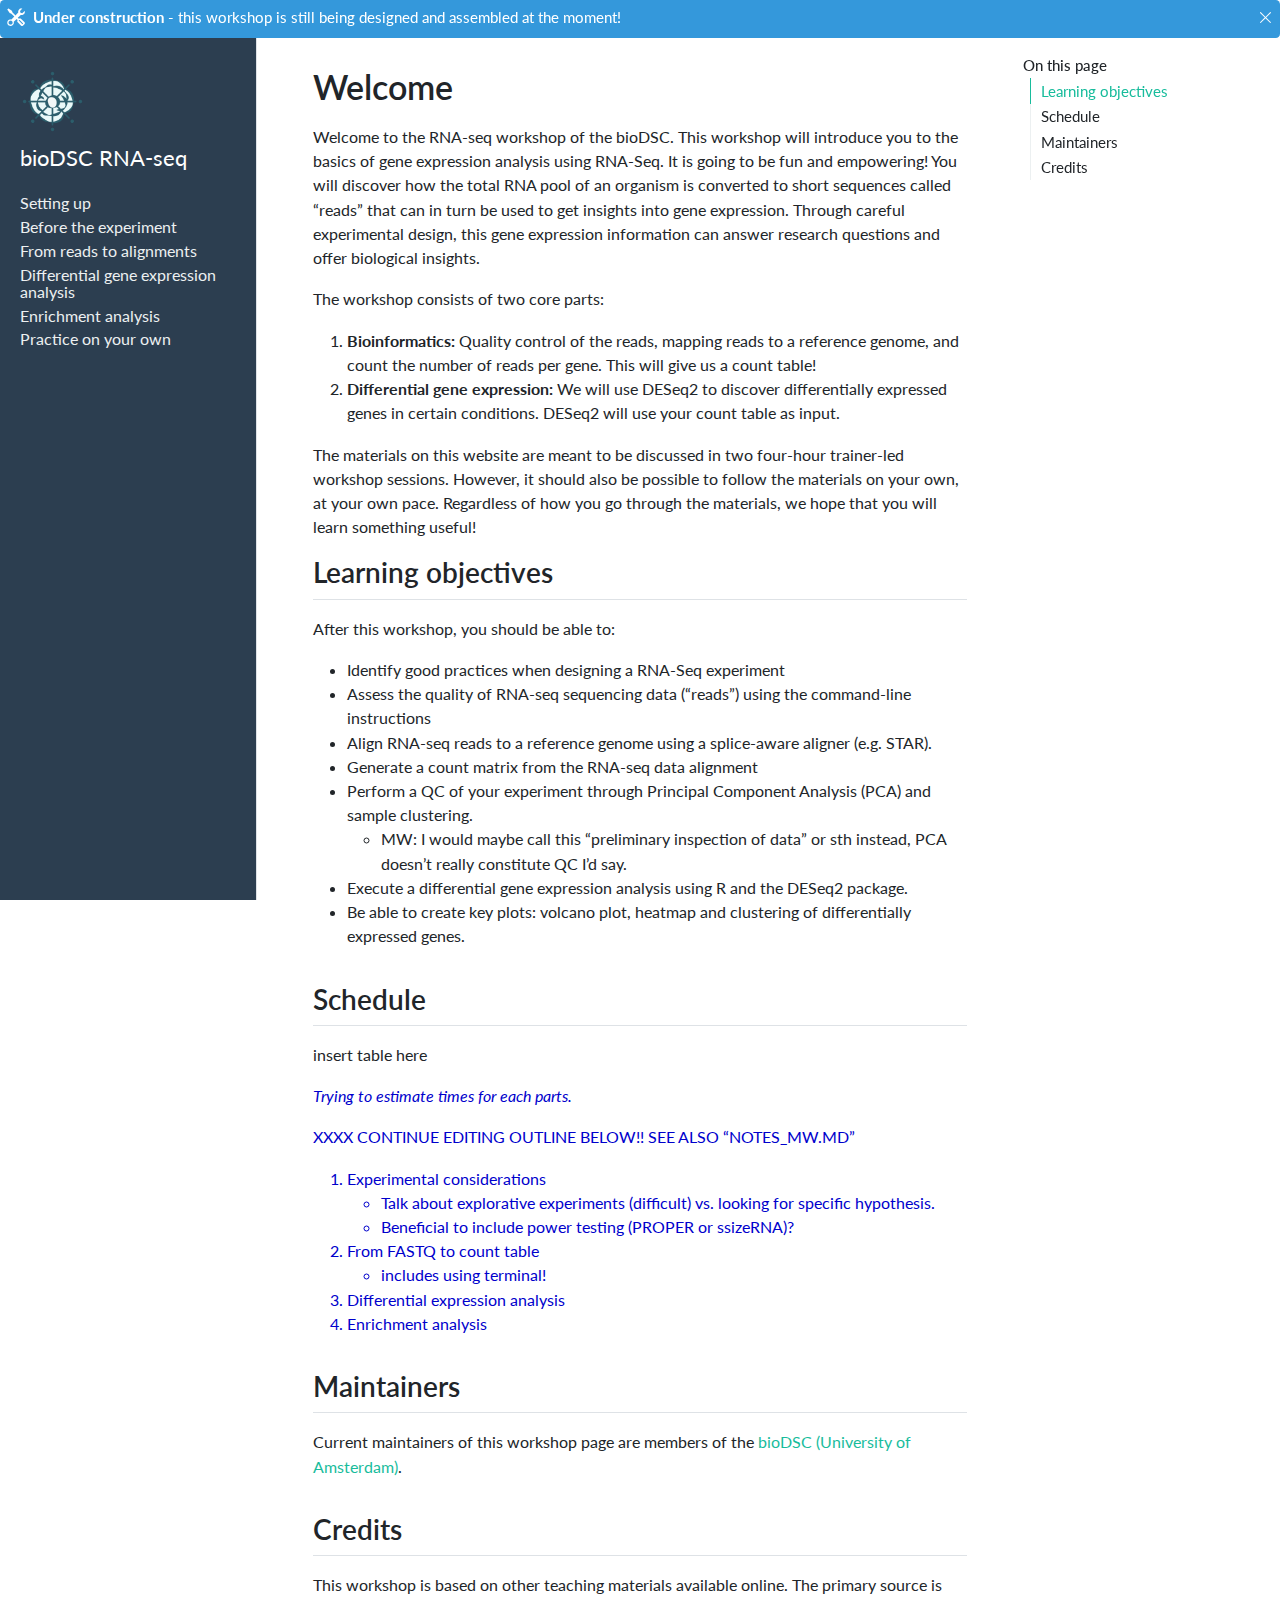
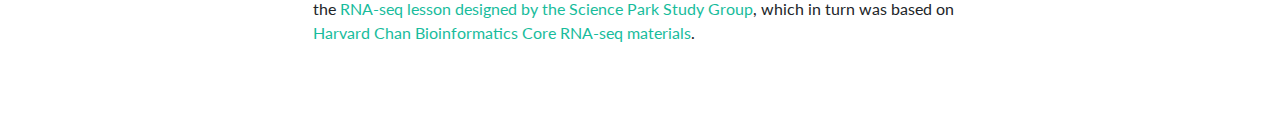
<file: index.html>
<!DOCTYPE html>
<html xmlns="http://www.w3.org/1999/xhtml" lang="en" xml:lang="en"><head>

<meta charset="utf-8">
<meta name="generator" content="quarto-1.6.33">

<meta name="viewport" content="width=device-width, initial-scale=1.0, user-scalable=yes">


<title>Welcome</title>
<style>
code{white-space: pre-wrap;}
span.smallcaps{font-variant: small-caps;}
div.columns{display: flex; gap: min(4vw, 1.5em);}
div.column{flex: auto; overflow-x: auto;}
div.hanging-indent{margin-left: 1.5em; text-indent: -1.5em;}
ul.task-list{list-style: none;}
ul.task-list li input[type="checkbox"] {
  width: 0.8em;
  margin: 0 0.8em 0.2em -1em; /* quarto-specific, see https://github.com/quarto-dev/quarto-cli/issues/4556 */ 
  vertical-align: middle;
}
</style>


<script src="site_libs/quarto-nav/quarto-nav.js"></script>
<script src="site_libs/quarto-nav/headroom.min.js"></script>
<script src="site_libs/clipboard/clipboard.min.js"></script>
<script src="site_libs/quarto-search/autocomplete.umd.js"></script>
<script src="site_libs/quarto-search/fuse.min.js"></script>
<script src="site_libs/quarto-search/quarto-search.js"></script>
<meta name="quarto:offset" content="./">
<link href="./images/bioDSC-without-dots-transparent.png" rel="icon" type="image/png">
<script src="site_libs/quarto-html/quarto.js"></script>
<script src="site_libs/quarto-html/popper.min.js"></script>
<script src="site_libs/quarto-html/tippy.umd.min.js"></script>
<script src="site_libs/quarto-html/anchor.min.js"></script>
<link href="site_libs/quarto-html/tippy.css" rel="stylesheet">
<link href="site_libs/quarto-html/quarto-syntax-highlighting-07ba0ad10f5680c660e360ac31d2f3b6.css" rel="stylesheet" id="quarto-text-highlighting-styles">
<script src="site_libs/bootstrap/bootstrap.min.js"></script>
<link href="site_libs/bootstrap/bootstrap-icons.css" rel="stylesheet">
<link href="site_libs/bootstrap/bootstrap-b0b0d9a14c149cd49331999aacf7baac.min.css" rel="stylesheet" append-hash="true" id="quarto-bootstrap" data-mode="light">
<script id="quarto-search-options" type="application/json">{
  "location": "sidebar",
  "copy-button": false,
  "collapse-after": 3,
  "panel-placement": "start",
  "type": "textbox",
  "limit": 50,
  "keyboard-shortcut": [
    "f",
    "/",
    "s"
  ],
  "show-item-context": false,
  "language": {
    "search-no-results-text": "No results",
    "search-matching-documents-text": "matching documents",
    "search-copy-link-title": "Copy link to search",
    "search-hide-matches-text": "Hide additional matches",
    "search-more-match-text": "more match in this document",
    "search-more-matches-text": "more matches in this document",
    "search-clear-button-title": "Clear",
    "search-text-placeholder": "",
    "search-detached-cancel-button-title": "Cancel",
    "search-submit-button-title": "Submit",
    "search-label": "Search"
  }
}</script>


<link rel="stylesheet" href="styles.css">
</head>

<body class="nav-sidebar docked">

<div id="quarto-search-results"></div>
  <header id="quarto-header" class="headroom fixed-top">
  <nav class="quarto-secondary-nav">
    <div class="container-fluid d-flex">
      <button type="button" class="quarto-btn-toggle btn" data-bs-toggle="collapse" role="button" data-bs-target=".quarto-sidebar-collapse-item" aria-controls="quarto-sidebar" aria-expanded="false" aria-label="Toggle sidebar navigation" onclick="if (window.quartoToggleHeadroom) { window.quartoToggleHeadroom(); }">
        <i class="bi bi-layout-text-sidebar-reverse"></i>
      </button>
        <nav class="quarto-page-breadcrumbs" aria-label="breadcrumb"><ol class="breadcrumb"><li class="breadcrumb-item">
      bioDSC RNA-seq
      </li></ol></nav>
        <a class="flex-grow-1" role="navigation" data-bs-toggle="collapse" data-bs-target=".quarto-sidebar-collapse-item" aria-controls="quarto-sidebar" aria-expanded="false" aria-label="Toggle sidebar navigation" onclick="if (window.quartoToggleHeadroom) { window.quartoToggleHeadroom(); }">      
        </a>
    </div>
  </nav>
  <div id="quarto-announcement" data-announcement-id="0b437132d8f9d16ca3b2831620bc9d1a" class="alert alert-info hidden"><i class="bi bi-tools quarto-announcement-icon"></i><div class="quarto-announcement-content">
<p><strong>Under construction</strong> - this workshop is still being designed and assembled at the moment!</p>
</div><i class="bi bi-x-lg quarto-announcement-action"></i></div>
</header>
<!-- content -->
<div id="quarto-content" class="quarto-container page-columns page-rows-contents page-layout-article">
<!-- sidebar -->
  <nav id="quarto-sidebar" class="sidebar collapse collapse-horizontal quarto-sidebar-collapse-item sidebar-navigation docked overflow-auto">
    <div class="pt-lg-2 mt-2 text-left sidebar-header sidebar-header-stacked">
      <a href="./index.html" class="sidebar-logo-link">
      <img src="./images/bioDSC-without-dots-transparent.png" alt="" class="sidebar-logo py-0 d-lg-inline d-none">
      </a>
    <div class="sidebar-title mb-0 py-0">
      <a href="./">bioDSC RNA-seq</a> 
    </div>
      </div>
    <div class="sidebar-menu-container"> 
    <ul class="list-unstyled mt-1">
        <li class="sidebar-item">
  <div class="sidebar-item-container"> 
  <a href="./episodes/01-setup.html" class="sidebar-item-text sidebar-link">
 <span class="menu-text">Setting up</span></a>
  </div>
</li>
        <li class="sidebar-item">
  <div class="sidebar-item-container"> 
  <a href="./episodes/02-experimental-considerations.html" class="sidebar-item-text sidebar-link">
 <span class="menu-text">Before the experiment</span></a>
  </div>
</li>
        <li class="sidebar-item">
  <div class="sidebar-item-container"> 
  <a href="./episodes/03-mapping-reads.html" class="sidebar-item-text sidebar-link">
 <span class="menu-text">From reads to alignments</span></a>
  </div>
</li>
        <li class="sidebar-item">
  <div class="sidebar-item-container"> 
  <a href="./episodes/04-differential-gene-expression.html" class="sidebar-item-text sidebar-link">
 <span class="menu-text">Differential gene expression analysis</span></a>
  </div>
</li>
        <li class="sidebar-item">
  <div class="sidebar-item-container"> 
  <a href="./episodes/05-pathway-enrichment.html" class="sidebar-item-text sidebar-link">
 <span class="menu-text">Enrichment analysis</span></a>
  </div>
</li>
        <li class="sidebar-item">
  <div class="sidebar-item-container"> 
  <a href="./episodes/06-practice-more.html" class="sidebar-item-text sidebar-link">
 <span class="menu-text">Practice on your own</span></a>
  </div>
</li>
    </ul>
    </div>
</nav>
<div id="quarto-sidebar-glass" class="quarto-sidebar-collapse-item" data-bs-toggle="collapse" data-bs-target=".quarto-sidebar-collapse-item"></div>
<!-- margin-sidebar -->
    <div id="quarto-margin-sidebar" class="sidebar margin-sidebar">
        <nav id="TOC" role="doc-toc" class="toc-active">
    <h2 id="toc-title">On this page</h2>
   
  <ul>
  <li><a href="#learning-objectives" id="toc-learning-objectives" class="nav-link active" data-scroll-target="#learning-objectives">Learning objectives</a></li>
  <li><a href="#schedule" id="toc-schedule" class="nav-link" data-scroll-target="#schedule">Schedule</a></li>
  <li><a href="#maintainers" id="toc-maintainers" class="nav-link" data-scroll-target="#maintainers">Maintainers</a></li>
  <li><a href="#credits" id="toc-credits" class="nav-link" data-scroll-target="#credits">Credits</a></li>
  </ul>
</nav>
    </div>
<!-- main -->
<main class="content" id="quarto-document-content">

<header id="title-block-header" class="quarto-title-block default">
<div class="quarto-title">
<h1 class="title">Welcome</h1>
</div>



<div class="quarto-title-meta">

    
  
    
  </div>
  


</header>


<p>Welcome to the RNA-seq workshop of the bioDSC. This workshop will introduce you to the basics of gene expression analysis using RNA-Seq. It is going to be fun and empowering! You will discover how the total RNA pool of an organism is converted to short sequences called “reads” that can in turn be used to get insights into gene expression. Through careful experimental design, this gene expression information can answer research questions and offer biological insights.</p>
<p>The workshop consists of two core parts:</p>
<ol type="1">
<li><strong>Bioinformatics:</strong> Quality control of the reads, mapping reads to a reference genome, and count the number of reads per gene. This will give us a count table!</li>
<li><strong>Differential gene expression:</strong> We will use DESeq2 to discover differentially expressed genes in certain conditions. DESeq2 will use your count table as input.</li>
</ol>
<p>The materials on this website are meant to be discussed in two four-hour trainer-led workshop sessions. However, it should also be possible to follow the materials on your own, at your own pace. Regardless of how you go through the materials, we hope that you will learn something useful!</p>
<section id="learning-objectives" class="level2">
<h2 class="anchored" data-anchor-id="learning-objectives">Learning objectives</h2>
<p>After this workshop, you should be able to:</p>
<ul>
<li>Identify good practices when designing a RNA-Seq experiment</li>
<li>Assess the quality of RNA-seq sequencing data (“reads”) using the command-line instructions</li>
<li>Align RNA-seq reads to a reference genome using a splice-aware aligner (e.g.&nbsp;STAR).</li>
<li>Generate a count matrix from the RNA-seq data alignment</li>
<li>Perform a QC of your experiment through Principal Component Analysis (PCA) and sample clustering.
<ul>
<li><mwadd>MW: I would maybe call this “preliminary inspection of data” or sth instead, PCA doesn’t really constitute QC I’d say. </mwadd></li>
</ul></li>
<li>Execute a differential gene expression analysis using R and the DESeq2 package.</li>
<li>Be able to create key plots: volcano plot, heatmap and clustering of differentially expressed genes.</li>
</ul>
</section>
<section id="schedule" class="level2">
<h2 class="anchored" data-anchor-id="schedule">Schedule</h2>
<p>insert table here</p>
<p><mwadd><font color="#0000cc"> <em>Trying to estimate times for each parts.</em></font></mwadd></p><font color="#0000cc">
<p>XXXX CONTINUE EDITING OUTLINE BELOW!! SEE ALSO “NOTES_MW.MD”</p>
<ol type="1">
<li>Experimental considerations
<ul>
<li>Talk about explorative experiments (difficult) vs.&nbsp;looking for specific hypothesis.</li>
<li>Beneficial to include power testing (PROPER or ssizeRNA)?</li>
</ul></li>
<li>From FASTQ to count table
<ul>
<li>includes using terminal!</li>
</ul></li>
<li>Differential expression analysis</li>
<li>Enrichment analysis</li>
</ol>
</font><p><font color="#0000cc"></font> </p>
</section>
<section id="maintainers" class="level2">
<h2 class="anchored" data-anchor-id="maintainers">Maintainers</h2>
<p>Current maintainers of this workshop page are members of the <a href="https://www.biodsc.nl">bioDSC (University of Amsterdam)</a>.</p>
</section>
<section id="credits" class="level2">
<h2 class="anchored" data-anchor-id="credits">Credits</h2>
<p>This workshop is based on other teaching materials available online. The primary source is the <a href="https://scienceparkstudygroup.github.io/rna-seq-lesson/">RNA-seq lesson designed by the Science Park Study Group</a>, which in turn was based on <a href="https://hbctraining.github.io/Intro-to-bulk-RNAseq/schedule/links-to-lessons.html">Harvard Chan Bioinformatics Core RNA-seq materials</a>.</p>


</section>

</main> <!-- /main -->
<script id="quarto-html-after-body" type="application/javascript">
window.document.addEventListener("DOMContentLoaded", function (event) {
  const toggleBodyColorMode = (bsSheetEl) => {
    const mode = bsSheetEl.getAttribute("data-mode");
    const bodyEl = window.document.querySelector("body");
    if (mode === "dark") {
      bodyEl.classList.add("quarto-dark");
      bodyEl.classList.remove("quarto-light");
    } else {
      bodyEl.classList.add("quarto-light");
      bodyEl.classList.remove("quarto-dark");
    }
  }
  const toggleBodyColorPrimary = () => {
    const bsSheetEl = window.document.querySelector("link#quarto-bootstrap");
    if (bsSheetEl) {
      toggleBodyColorMode(bsSheetEl);
    }
  }
  toggleBodyColorPrimary();  
  const icon = "";
  const anchorJS = new window.AnchorJS();
  anchorJS.options = {
    placement: 'right',
    icon: icon
  };
  anchorJS.add('.anchored');
  const isCodeAnnotation = (el) => {
    for (const clz of el.classList) {
      if (clz.startsWith('code-annotation-')) {                     
        return true;
      }
    }
    return false;
  }
  const onCopySuccess = function(e) {
    // button target
    const button = e.trigger;
    // don't keep focus
    button.blur();
    // flash "checked"
    button.classList.add('code-copy-button-checked');
    var currentTitle = button.getAttribute("title");
    button.setAttribute("title", "Copied!");
    let tooltip;
    if (window.bootstrap) {
      button.setAttribute("data-bs-toggle", "tooltip");
      button.setAttribute("data-bs-placement", "left");
      button.setAttribute("data-bs-title", "Copied!");
      tooltip = new bootstrap.Tooltip(button, 
        { trigger: "manual", 
          customClass: "code-copy-button-tooltip",
          offset: [0, -8]});
      tooltip.show();    
    }
    setTimeout(function() {
      if (tooltip) {
        tooltip.hide();
        button.removeAttribute("data-bs-title");
        button.removeAttribute("data-bs-toggle");
        button.removeAttribute("data-bs-placement");
      }
      button.setAttribute("title", currentTitle);
      button.classList.remove('code-copy-button-checked');
    }, 1000);
    // clear code selection
    e.clearSelection();
  }
  const getTextToCopy = function(trigger) {
      const codeEl = trigger.previousElementSibling.cloneNode(true);
      for (const childEl of codeEl.children) {
        if (isCodeAnnotation(childEl)) {
          childEl.remove();
        }
      }
      return codeEl.innerText;
  }
  const clipboard = new window.ClipboardJS('.code-copy-button:not([data-in-quarto-modal])', {
    text: getTextToCopy
  });
  clipboard.on('success', onCopySuccess);
  if (window.document.getElementById('quarto-embedded-source-code-modal')) {
    // For code content inside modals, clipBoardJS needs to be initialized with a container option
    // TODO: Check when it could be a function (https://github.com/zenorocha/clipboard.js/issues/860)
    const clipboardModal = new window.ClipboardJS('.code-copy-button[data-in-quarto-modal]', {
      text: getTextToCopy,
      container: window.document.getElementById('quarto-embedded-source-code-modal')
    });
    clipboardModal.on('success', onCopySuccess);
  }
    var localhostRegex = new RegExp(/^(?:http|https):\/\/localhost\:?[0-9]*\//);
    var mailtoRegex = new RegExp(/^mailto:/);
      var filterRegex = new RegExp("index\.qmd");
    var isInternal = (href) => {
        return filterRegex.test(href) || localhostRegex.test(href) || mailtoRegex.test(href);
    }
    // Inspect non-navigation links and adorn them if external
 	var links = window.document.querySelectorAll('a[href]:not(.nav-link):not(.navbar-brand):not(.toc-action):not(.sidebar-link):not(.sidebar-item-toggle):not(.pagination-link):not(.no-external):not([aria-hidden]):not(.dropdown-item):not(.quarto-navigation-tool):not(.about-link)');
    for (var i=0; i<links.length; i++) {
      const link = links[i];
      if (!isInternal(link.href)) {
        // undo the damage that might have been done by quarto-nav.js in the case of
        // links that we want to consider external
        if (link.dataset.originalHref !== undefined) {
          link.href = link.dataset.originalHref;
        }
      }
    }
  function tippyHover(el, contentFn, onTriggerFn, onUntriggerFn) {
    const config = {
      allowHTML: true,
      maxWidth: 500,
      delay: 100,
      arrow: false,
      appendTo: function(el) {
          return el.parentElement;
      },
      interactive: true,
      interactiveBorder: 10,
      theme: 'quarto',
      placement: 'bottom-start',
    };
    if (contentFn) {
      config.content = contentFn;
    }
    if (onTriggerFn) {
      config.onTrigger = onTriggerFn;
    }
    if (onUntriggerFn) {
      config.onUntrigger = onUntriggerFn;
    }
    window.tippy(el, config); 
  }
  const noterefs = window.document.querySelectorAll('a[role="doc-noteref"]');
  for (var i=0; i<noterefs.length; i++) {
    const ref = noterefs[i];
    tippyHover(ref, function() {
      // use id or data attribute instead here
      let href = ref.getAttribute('data-footnote-href') || ref.getAttribute('href');
      try { href = new URL(href).hash; } catch {}
      const id = href.replace(/^#\/?/, "");
      const note = window.document.getElementById(id);
      if (note) {
        return note.innerHTML;
      } else {
        return "";
      }
    });
  }
  const xrefs = window.document.querySelectorAll('a.quarto-xref');
  const processXRef = (id, note) => {
    // Strip column container classes
    const stripColumnClz = (el) => {
      el.classList.remove("page-full", "page-columns");
      if (el.children) {
        for (const child of el.children) {
          stripColumnClz(child);
        }
      }
    }
    stripColumnClz(note)
    if (id === null || id.startsWith('sec-')) {
      // Special case sections, only their first couple elements
      const container = document.createElement("div");
      if (note.children && note.children.length > 2) {
        container.appendChild(note.children[0].cloneNode(true));
        for (let i = 1; i < note.children.length; i++) {
          const child = note.children[i];
          if (child.tagName === "P" && child.innerText === "") {
            continue;
          } else {
            container.appendChild(child.cloneNode(true));
            break;
          }
        }
        if (window.Quarto?.typesetMath) {
          window.Quarto.typesetMath(container);
        }
        return container.innerHTML
      } else {
        if (window.Quarto?.typesetMath) {
          window.Quarto.typesetMath(note);
        }
        return note.innerHTML;
      }
    } else {
      // Remove any anchor links if they are present
      const anchorLink = note.querySelector('a.anchorjs-link');
      if (anchorLink) {
        anchorLink.remove();
      }
      if (window.Quarto?.typesetMath) {
        window.Quarto.typesetMath(note);
      }
      // TODO in 1.5, we should make sure this works without a callout special case
      if (note.classList.contains("callout")) {
        return note.outerHTML;
      } else {
        return note.innerHTML;
      }
    }
  }
  for (var i=0; i<xrefs.length; i++) {
    const xref = xrefs[i];
    tippyHover(xref, undefined, function(instance) {
      instance.disable();
      let url = xref.getAttribute('href');
      let hash = undefined; 
      if (url.startsWith('#')) {
        hash = url;
      } else {
        try { hash = new URL(url).hash; } catch {}
      }
      if (hash) {
        const id = hash.replace(/^#\/?/, "");
        const note = window.document.getElementById(id);
        if (note !== null) {
          try {
            const html = processXRef(id, note.cloneNode(true));
            instance.setContent(html);
          } finally {
            instance.enable();
            instance.show();
          }
        } else {
          // See if we can fetch this
          fetch(url.split('#')[0])
          .then(res => res.text())
          .then(html => {
            const parser = new DOMParser();
            const htmlDoc = parser.parseFromString(html, "text/html");
            const note = htmlDoc.getElementById(id);
            if (note !== null) {
              const html = processXRef(id, note);
              instance.setContent(html);
            } 
          }).finally(() => {
            instance.enable();
            instance.show();
          });
        }
      } else {
        // See if we can fetch a full url (with no hash to target)
        // This is a special case and we should probably do some content thinning / targeting
        fetch(url)
        .then(res => res.text())
        .then(html => {
          const parser = new DOMParser();
          const htmlDoc = parser.parseFromString(html, "text/html");
          const note = htmlDoc.querySelector('main.content');
          if (note !== null) {
            // This should only happen for chapter cross references
            // (since there is no id in the URL)
            // remove the first header
            if (note.children.length > 0 && note.children[0].tagName === "HEADER") {
              note.children[0].remove();
            }
            const html = processXRef(null, note);
            instance.setContent(html);
          } 
        }).finally(() => {
          instance.enable();
          instance.show();
        });
      }
    }, function(instance) {
    });
  }
      let selectedAnnoteEl;
      const selectorForAnnotation = ( cell, annotation) => {
        let cellAttr = 'data-code-cell="' + cell + '"';
        let lineAttr = 'data-code-annotation="' +  annotation + '"';
        const selector = 'span[' + cellAttr + '][' + lineAttr + ']';
        return selector;
      }
      const selectCodeLines = (annoteEl) => {
        const doc = window.document;
        const targetCell = annoteEl.getAttribute("data-target-cell");
        const targetAnnotation = annoteEl.getAttribute("data-target-annotation");
        const annoteSpan = window.document.querySelector(selectorForAnnotation(targetCell, targetAnnotation));
        const lines = annoteSpan.getAttribute("data-code-lines").split(",");
        const lineIds = lines.map((line) => {
          return targetCell + "-" + line;
        })
        let top = null;
        let height = null;
        let parent = null;
        if (lineIds.length > 0) {
            //compute the position of the single el (top and bottom and make a div)
            const el = window.document.getElementById(lineIds[0]);
            top = el.offsetTop;
            height = el.offsetHeight;
            parent = el.parentElement.parentElement;
          if (lineIds.length > 1) {
            const lastEl = window.document.getElementById(lineIds[lineIds.length - 1]);
            const bottom = lastEl.offsetTop + lastEl.offsetHeight;
            height = bottom - top;
          }
          if (top !== null && height !== null && parent !== null) {
            // cook up a div (if necessary) and position it 
            let div = window.document.getElementById("code-annotation-line-highlight");
            if (div === null) {
              div = window.document.createElement("div");
              div.setAttribute("id", "code-annotation-line-highlight");
              div.style.position = 'absolute';
              parent.appendChild(div);
            }
            div.style.top = top - 2 + "px";
            div.style.height = height + 4 + "px";
            div.style.left = 0;
            let gutterDiv = window.document.getElementById("code-annotation-line-highlight-gutter");
            if (gutterDiv === null) {
              gutterDiv = window.document.createElement("div");
              gutterDiv.setAttribute("id", "code-annotation-line-highlight-gutter");
              gutterDiv.style.position = 'absolute';
              const codeCell = window.document.getElementById(targetCell);
              const gutter = codeCell.querySelector('.code-annotation-gutter');
              gutter.appendChild(gutterDiv);
            }
            gutterDiv.style.top = top - 2 + "px";
            gutterDiv.style.height = height + 4 + "px";
          }
          selectedAnnoteEl = annoteEl;
        }
      };
      const unselectCodeLines = () => {
        const elementsIds = ["code-annotation-line-highlight", "code-annotation-line-highlight-gutter"];
        elementsIds.forEach((elId) => {
          const div = window.document.getElementById(elId);
          if (div) {
            div.remove();
          }
        });
        selectedAnnoteEl = undefined;
      };
        // Handle positioning of the toggle
    window.addEventListener(
      "resize",
      throttle(() => {
        elRect = undefined;
        if (selectedAnnoteEl) {
          selectCodeLines(selectedAnnoteEl);
        }
      }, 10)
    );
    function throttle(fn, ms) {
    let throttle = false;
    let timer;
      return (...args) => {
        if(!throttle) { // first call gets through
            fn.apply(this, args);
            throttle = true;
        } else { // all the others get throttled
            if(timer) clearTimeout(timer); // cancel #2
            timer = setTimeout(() => {
              fn.apply(this, args);
              timer = throttle = false;
            }, ms);
        }
      };
    }
      // Attach click handler to the DT
      const annoteDls = window.document.querySelectorAll('dt[data-target-cell]');
      for (const annoteDlNode of annoteDls) {
        annoteDlNode.addEventListener('click', (event) => {
          const clickedEl = event.target;
          if (clickedEl !== selectedAnnoteEl) {
            unselectCodeLines();
            const activeEl = window.document.querySelector('dt[data-target-cell].code-annotation-active');
            if (activeEl) {
              activeEl.classList.remove('code-annotation-active');
            }
            selectCodeLines(clickedEl);
            clickedEl.classList.add('code-annotation-active');
          } else {
            // Unselect the line
            unselectCodeLines();
            clickedEl.classList.remove('code-annotation-active');
          }
        });
      }
  const findCites = (el) => {
    const parentEl = el.parentElement;
    if (parentEl) {
      const cites = parentEl.dataset.cites;
      if (cites) {
        return {
          el,
          cites: cites.split(' ')
        };
      } else {
        return findCites(el.parentElement)
      }
    } else {
      return undefined;
    }
  };
  var bibliorefs = window.document.querySelectorAll('a[role="doc-biblioref"]');
  for (var i=0; i<bibliorefs.length; i++) {
    const ref = bibliorefs[i];
    const citeInfo = findCites(ref);
    if (citeInfo) {
      tippyHover(citeInfo.el, function() {
        var popup = window.document.createElement('div');
        citeInfo.cites.forEach(function(cite) {
          var citeDiv = window.document.createElement('div');
          citeDiv.classList.add('hanging-indent');
          citeDiv.classList.add('csl-entry');
          var biblioDiv = window.document.getElementById('ref-' + cite);
          if (biblioDiv) {
            citeDiv.innerHTML = biblioDiv.innerHTML;
          }
          popup.appendChild(citeDiv);
        });
        return popup.innerHTML;
      });
    }
  }
});
</script>
</div> <!-- /content -->




</body></html>
</file>
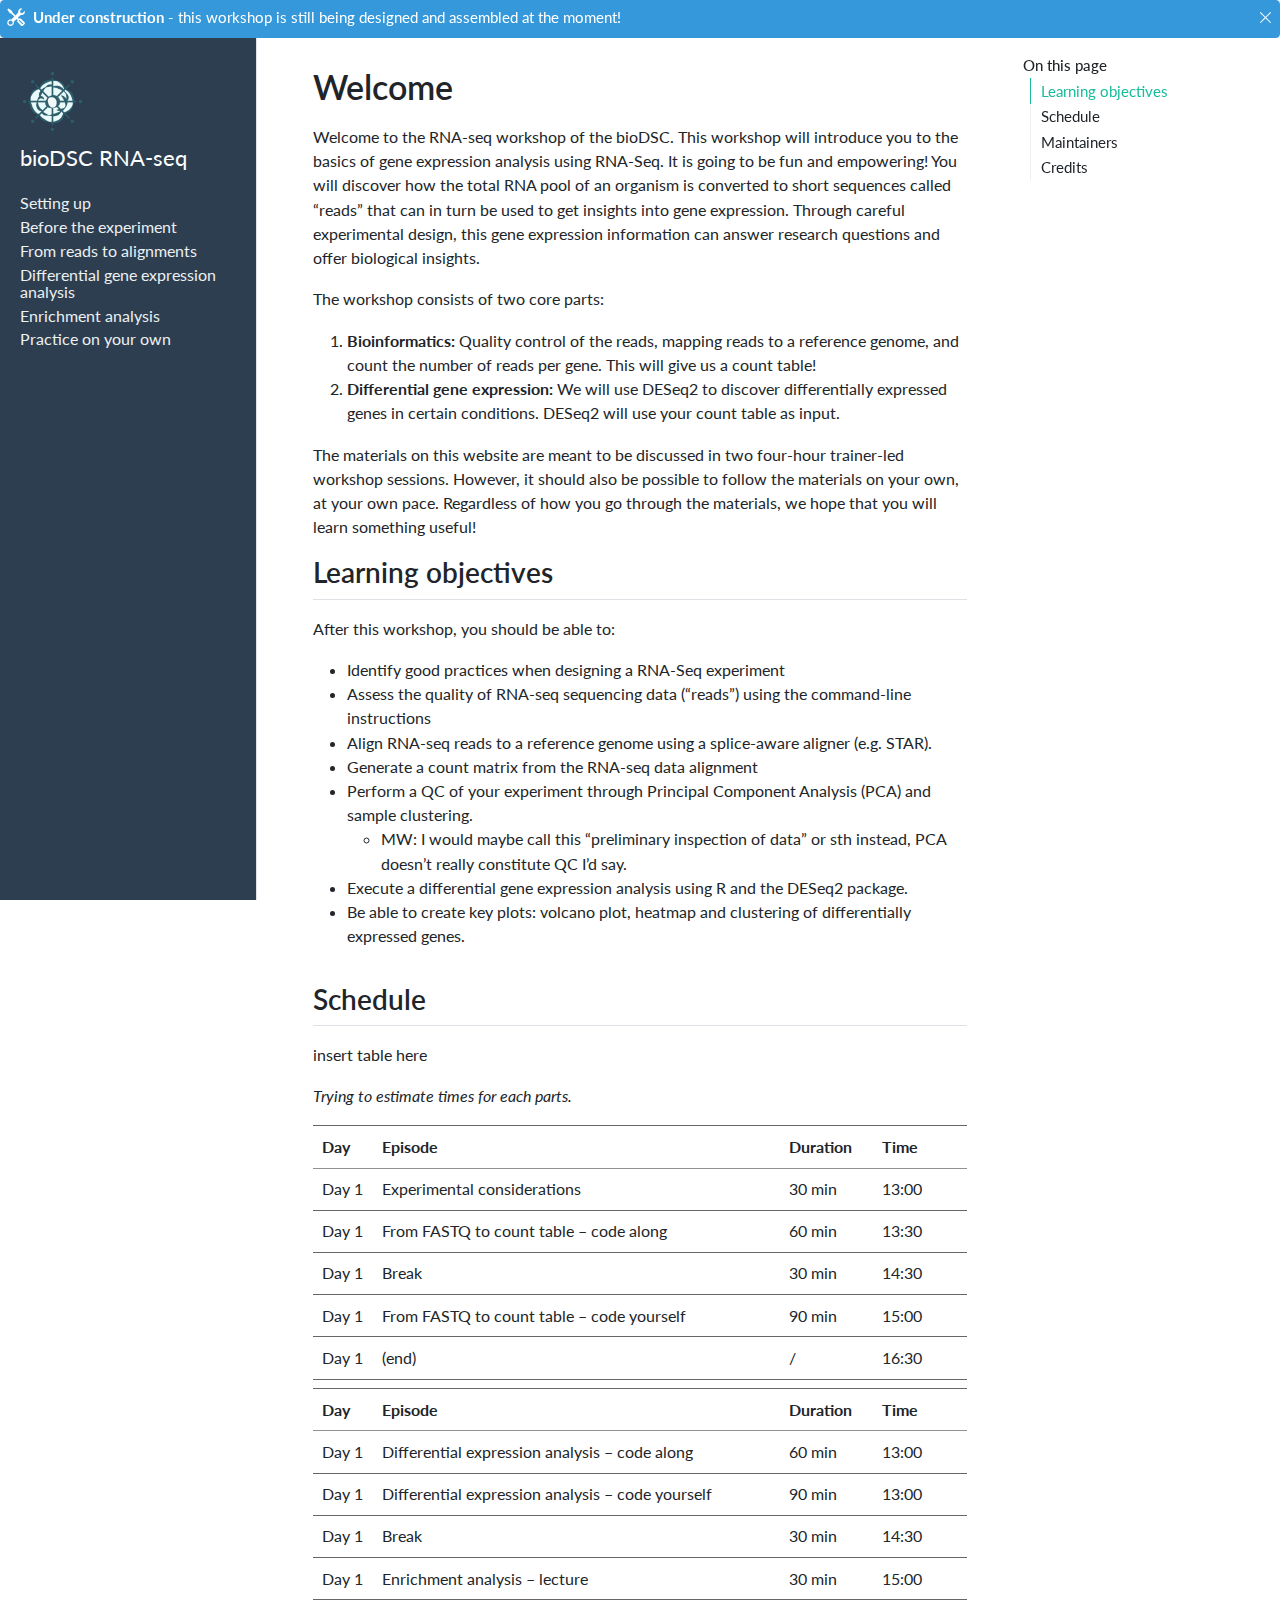
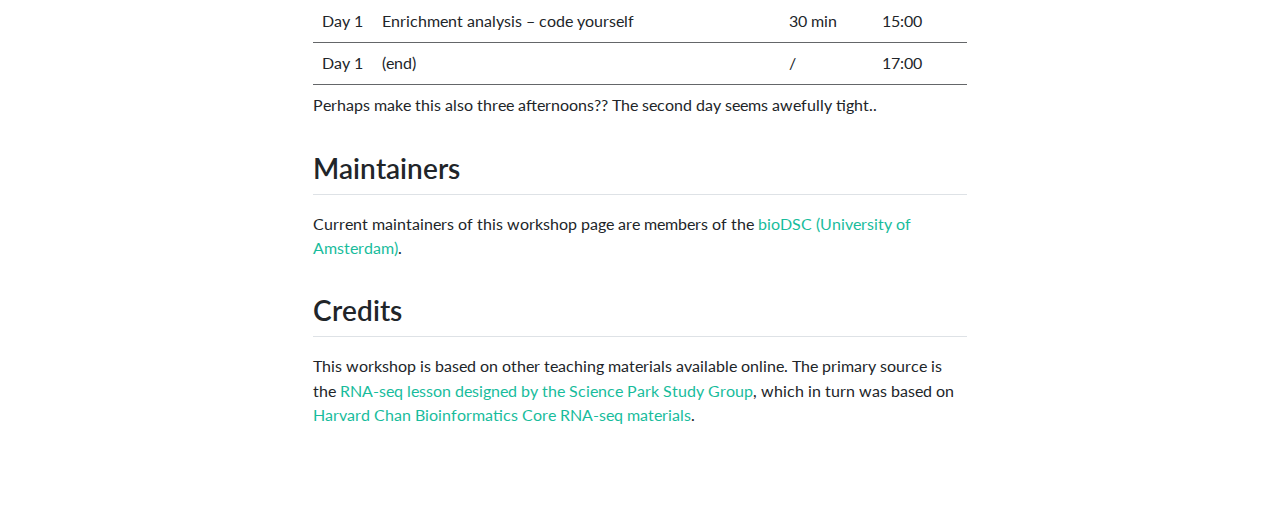
<file: docs/index.html>
<!DOCTYPE html>
<html xmlns="http://www.w3.org/1999/xhtml" lang="en" xml:lang="en"><head>

<meta charset="utf-8">
<meta name="generator" content="quarto-1.6.33">

<meta name="viewport" content="width=device-width, initial-scale=1.0, user-scalable=yes">


<title>Welcome</title>
<style>
code{white-space: pre-wrap;}
span.smallcaps{font-variant: small-caps;}
div.columns{display: flex; gap: min(4vw, 1.5em);}
div.column{flex: auto; overflow-x: auto;}
div.hanging-indent{margin-left: 1.5em; text-indent: -1.5em;}
ul.task-list{list-style: none;}
ul.task-list li input[type="checkbox"] {
  width: 0.8em;
  margin: 0 0.8em 0.2em -1em; /* quarto-specific, see https://github.com/quarto-dev/quarto-cli/issues/4556 */ 
  vertical-align: middle;
}
</style>


<script src="site_libs/quarto-nav/quarto-nav.js"></script>
<script src="site_libs/quarto-nav/headroom.min.js"></script>
<script src="site_libs/clipboard/clipboard.min.js"></script>
<script src="site_libs/quarto-search/autocomplete.umd.js"></script>
<script src="site_libs/quarto-search/fuse.min.js"></script>
<script src="site_libs/quarto-search/quarto-search.js"></script>
<meta name="quarto:offset" content="./">
<link href="./images/bioDSC-without-dots-transparent.png" rel="icon" type="image/png">
<script src="site_libs/quarto-html/quarto.js"></script>
<script src="site_libs/quarto-html/popper.min.js"></script>
<script src="site_libs/quarto-html/tippy.umd.min.js"></script>
<script src="site_libs/quarto-html/anchor.min.js"></script>
<link href="site_libs/quarto-html/tippy.css" rel="stylesheet">
<link href="site_libs/quarto-html/quarto-syntax-highlighting-07ba0ad10f5680c660e360ac31d2f3b6.css" rel="stylesheet" id="quarto-text-highlighting-styles">
<script src="site_libs/bootstrap/bootstrap.min.js"></script>
<link href="site_libs/bootstrap/bootstrap-icons.css" rel="stylesheet">
<link href="site_libs/bootstrap/bootstrap-b0b0d9a14c149cd49331999aacf7baac.min.css" rel="stylesheet" append-hash="true" id="quarto-bootstrap" data-mode="light">
<script id="quarto-search-options" type="application/json">{
  "location": "sidebar",
  "copy-button": false,
  "collapse-after": 3,
  "panel-placement": "start",
  "type": "textbox",
  "limit": 50,
  "keyboard-shortcut": [
    "f",
    "/",
    "s"
  ],
  "show-item-context": false,
  "language": {
    "search-no-results-text": "No results",
    "search-matching-documents-text": "matching documents",
    "search-copy-link-title": "Copy link to search",
    "search-hide-matches-text": "Hide additional matches",
    "search-more-match-text": "more match in this document",
    "search-more-matches-text": "more matches in this document",
    "search-clear-button-title": "Clear",
    "search-text-placeholder": "",
    "search-detached-cancel-button-title": "Cancel",
    "search-submit-button-title": "Submit",
    "search-label": "Search"
  }
}</script>


<link rel="stylesheet" href="styles.css">
</head>

<body class="nav-sidebar docked">

<div id="quarto-search-results"></div>
  <header id="quarto-header" class="headroom fixed-top">
  <nav class="quarto-secondary-nav">
    <div class="container-fluid d-flex">
      <button type="button" class="quarto-btn-toggle btn" data-bs-toggle="collapse" role="button" data-bs-target=".quarto-sidebar-collapse-item" aria-controls="quarto-sidebar" aria-expanded="false" aria-label="Toggle sidebar navigation" onclick="if (window.quartoToggleHeadroom) { window.quartoToggleHeadroom(); }">
        <i class="bi bi-layout-text-sidebar-reverse"></i>
      </button>
        <nav class="quarto-page-breadcrumbs" aria-label="breadcrumb"><ol class="breadcrumb"><li class="breadcrumb-item">
      bioDSC RNA-seq
      </li></ol></nav>
        <a class="flex-grow-1" role="navigation" data-bs-toggle="collapse" data-bs-target=".quarto-sidebar-collapse-item" aria-controls="quarto-sidebar" aria-expanded="false" aria-label="Toggle sidebar navigation" onclick="if (window.quartoToggleHeadroom) { window.quartoToggleHeadroom(); }">      
        </a>
    </div>
  </nav>
  <div id="quarto-announcement" data-announcement-id="0b437132d8f9d16ca3b2831620bc9d1a" class="alert alert-info hidden"><i class="bi bi-tools quarto-announcement-icon"></i><div class="quarto-announcement-content">
<p><strong>Under construction</strong> - this workshop is still being designed and assembled at the moment!</p>
</div><i class="bi bi-x-lg quarto-announcement-action"></i></div>
</header>
<!-- content -->
<div id="quarto-content" class="quarto-container page-columns page-rows-contents page-layout-article">
<!-- sidebar -->
  <nav id="quarto-sidebar" class="sidebar collapse collapse-horizontal quarto-sidebar-collapse-item sidebar-navigation docked overflow-auto">
    <div class="pt-lg-2 mt-2 text-left sidebar-header sidebar-header-stacked">
      <a href="./index.html" class="sidebar-logo-link">
      <img src="./images/bioDSC-without-dots-transparent.png" alt="" class="sidebar-logo py-0 d-lg-inline d-none">
      </a>
    <div class="sidebar-title mb-0 py-0">
      <a href="./">bioDSC RNA-seq</a> 
    </div>
      </div>
    <div class="sidebar-menu-container"> 
    <ul class="list-unstyled mt-1">
        <li class="sidebar-item">
  <div class="sidebar-item-container"> 
  <a href="./episodes/01-setup.html" class="sidebar-item-text sidebar-link">
 <span class="menu-text">Setting up</span></a>
  </div>
</li>
        <li class="sidebar-item">
  <div class="sidebar-item-container"> 
  <a href="./episodes/02-experimental-considerations.html" class="sidebar-item-text sidebar-link">
 <span class="menu-text">Before the experiment</span></a>
  </div>
</li>
        <li class="sidebar-item">
  <div class="sidebar-item-container"> 
  <a href="./episodes/03-mapping-reads.html" class="sidebar-item-text sidebar-link">
 <span class="menu-text">From reads to alignments</span></a>
  </div>
</li>
        <li class="sidebar-item">
  <div class="sidebar-item-container"> 
  <a href="./episodes/04-differential-gene-expression.html" class="sidebar-item-text sidebar-link">
 <span class="menu-text">Differential gene expression analysis</span></a>
  </div>
</li>
        <li class="sidebar-item">
  <div class="sidebar-item-container"> 
  <a href="./episodes/05-pathway-enrichment.html" class="sidebar-item-text sidebar-link">
 <span class="menu-text">Enrichment analysis</span></a>
  </div>
</li>
        <li class="sidebar-item">
  <div class="sidebar-item-container"> 
  <a href="./episodes/06-practice-more.html" class="sidebar-item-text sidebar-link">
 <span class="menu-text">Practice on your own</span></a>
  </div>
</li>
    </ul>
    </div>
</nav>
<div id="quarto-sidebar-glass" class="quarto-sidebar-collapse-item" data-bs-toggle="collapse" data-bs-target=".quarto-sidebar-collapse-item"></div>
<!-- margin-sidebar -->
    <div id="quarto-margin-sidebar" class="sidebar margin-sidebar">
        <nav id="TOC" role="doc-toc" class="toc-active">
    <h2 id="toc-title">On this page</h2>
   
  <ul>
  <li><a href="#learning-objectives" id="toc-learning-objectives" class="nav-link active" data-scroll-target="#learning-objectives">Learning objectives</a></li>
  <li><a href="#schedule" id="toc-schedule" class="nav-link" data-scroll-target="#schedule">Schedule</a></li>
  <li><a href="#maintainers" id="toc-maintainers" class="nav-link" data-scroll-target="#maintainers">Maintainers</a></li>
  <li><a href="#credits" id="toc-credits" class="nav-link" data-scroll-target="#credits">Credits</a></li>
  </ul>
</nav>
    </div>
<!-- main -->
<main class="content" id="quarto-document-content">

<header id="title-block-header" class="quarto-title-block default">
<div class="quarto-title">
<h1 class="title">Welcome</h1>
</div>



<div class="quarto-title-meta">

    
  
    
  </div>
  


</header>


<p>Welcome to the RNA-seq workshop of the bioDSC. This workshop will introduce you to the basics of gene expression analysis using RNA-Seq. It is going to be fun and empowering! You will discover how the total RNA pool of an organism is converted to short sequences called “reads” that can in turn be used to get insights into gene expression. Through careful experimental design, this gene expression information can answer research questions and offer biological insights.</p>
<p>The workshop consists of two core parts:</p>
<ol type="1">
<li><strong>Bioinformatics:</strong> Quality control of the reads, mapping reads to a reference genome, and count the number of reads per gene. This will give us a count table!</li>
<li><strong>Differential gene expression:</strong> We will use DESeq2 to discover differentially expressed genes in certain conditions. DESeq2 will use your count table as input.</li>
</ol>
<p>The materials on this website are meant to be discussed in two four-hour trainer-led workshop sessions. However, it should also be possible to follow the materials on your own, at your own pace. Regardless of how you go through the materials, we hope that you will learn something useful!</p>
<section id="learning-objectives" class="level2">
<h2 class="anchored" data-anchor-id="learning-objectives">Learning objectives</h2>
<p>After this workshop, you should be able to:</p>
<ul>
<li>Identify good practices when designing a RNA-Seq experiment</li>
<li>Assess the quality of RNA-seq sequencing data (“reads”) using the command-line instructions</li>
<li>Align RNA-seq reads to a reference genome using a splice-aware aligner (e.g.&nbsp;STAR).</li>
<li>Generate a count matrix from the RNA-seq data alignment</li>
<li>Perform a QC of your experiment through Principal Component Analysis (PCA) and sample clustering.
<ul>
<li><mwadd>MW: I would maybe call this “preliminary inspection of data” or sth instead, PCA doesn’t really constitute QC I’d say. </mwadd></li>
</ul></li>
<li>Execute a differential gene expression analysis using R and the DESeq2 package.</li>
<li>Be able to create key plots: volcano plot, heatmap and clustering of differentially expressed genes.</li>
</ul>
</section>
<section id="schedule" class="level2">
<h2 class="anchored" data-anchor-id="schedule">Schedule</h2>
<p>insert table here</p>
<div class="mwadd">
<p><em>Trying to estimate times for each parts.</em></p>
<table class="caption-top table">
<colgroup>
<col style="width: 9%">
<col style="width: 61%">
<col style="width: 14%">
<col style="width: 14%">
</colgroup>
<thead>
<tr class="header">
<th>Day</th>
<th>Episode</th>
<th>Duration</th>
<th>Time</th>
</tr>
</thead>
<tbody>
<tr class="odd">
<td>Day 1</td>
<td>Experimental considerations</td>
<td>30 min</td>
<td>13:00</td>
</tr>
<tr class="even">
<td>Day 1</td>
<td>From FASTQ to count table – code along</td>
<td>60 min</td>
<td>13:30</td>
</tr>
<tr class="odd">
<td>Day 1</td>
<td>Break</td>
<td>30 min</td>
<td>14:30</td>
</tr>
<tr class="even">
<td>Day 1</td>
<td>From FASTQ to count table – code yourself</td>
<td>90 min</td>
<td>15:00</td>
</tr>
<tr class="odd">
<td>Day 1</td>
<td>(end)</td>
<td>/</td>
<td>16:30</td>
</tr>
</tbody>
</table>
<table class="caption-top table">
<colgroup>
<col style="width: 9%">
<col style="width: 61%">
<col style="width: 14%">
<col style="width: 14%">
</colgroup>
<thead>
<tr class="header">
<th>Day</th>
<th>Episode</th>
<th>Duration</th>
<th>Time</th>
</tr>
</thead>
<tbody>
<tr class="odd">
<td>Day 1</td>
<td>Differential expression analysis – code along</td>
<td>60 min</td>
<td>13:00</td>
</tr>
<tr class="even">
<td>Day 1</td>
<td>Differential expression analysis – code yourself</td>
<td>90 min</td>
<td>13:00</td>
</tr>
<tr class="odd">
<td>Day 1</td>
<td>Break</td>
<td>30 min</td>
<td>14:30</td>
</tr>
<tr class="even">
<td>Day 1</td>
<td>Enrichment analysis – lecture</td>
<td>30 min</td>
<td>15:00</td>
</tr>
<tr class="odd">
<td>Day 1</td>
<td>Enrichment analysis – code yourself</td>
<td>30 min</td>
<td>15:00</td>
</tr>
<tr class="even">
<td>Day 1</td>
<td>(end)</td>
<td>/</td>
<td>17:00</td>
</tr>
</tbody>
</table>
<p>Perhaps make this also three afternoons?? The second day seems awefully tight..</p>
</div>
</section>
<section id="maintainers" class="level2">
<h2 class="anchored" data-anchor-id="maintainers">Maintainers</h2>
<p>Current maintainers of this workshop page are members of the <a href="https://www.biodsc.nl">bioDSC (University of Amsterdam)</a>.</p>
</section>
<section id="credits" class="level2">
<h2 class="anchored" data-anchor-id="credits">Credits</h2>
<p>This workshop is based on other teaching materials available online. The primary source is the <a href="https://scienceparkstudygroup.github.io/rna-seq-lesson/">RNA-seq lesson designed by the Science Park Study Group</a>, which in turn was based on <a href="https://hbctraining.github.io/Intro-to-bulk-RNAseq/schedule/links-to-lessons.html">Harvard Chan Bioinformatics Core RNA-seq materials</a>.</p>


</section>

</main> <!-- /main -->
<script id="quarto-html-after-body" type="application/javascript">
window.document.addEventListener("DOMContentLoaded", function (event) {
  const toggleBodyColorMode = (bsSheetEl) => {
    const mode = bsSheetEl.getAttribute("data-mode");
    const bodyEl = window.document.querySelector("body");
    if (mode === "dark") {
      bodyEl.classList.add("quarto-dark");
      bodyEl.classList.remove("quarto-light");
    } else {
      bodyEl.classList.add("quarto-light");
      bodyEl.classList.remove("quarto-dark");
    }
  }
  const toggleBodyColorPrimary = () => {
    const bsSheetEl = window.document.querySelector("link#quarto-bootstrap");
    if (bsSheetEl) {
      toggleBodyColorMode(bsSheetEl);
    }
  }
  toggleBodyColorPrimary();  
  const icon = "";
  const anchorJS = new window.AnchorJS();
  anchorJS.options = {
    placement: 'right',
    icon: icon
  };
  anchorJS.add('.anchored');
  const isCodeAnnotation = (el) => {
    for (const clz of el.classList) {
      if (clz.startsWith('code-annotation-')) {                     
        return true;
      }
    }
    return false;
  }
  const onCopySuccess = function(e) {
    // button target
    const button = e.trigger;
    // don't keep focus
    button.blur();
    // flash "checked"
    button.classList.add('code-copy-button-checked');
    var currentTitle = button.getAttribute("title");
    button.setAttribute("title", "Copied!");
    let tooltip;
    if (window.bootstrap) {
      button.setAttribute("data-bs-toggle", "tooltip");
      button.setAttribute("data-bs-placement", "left");
      button.setAttribute("data-bs-title", "Copied!");
      tooltip = new bootstrap.Tooltip(button, 
        { trigger: "manual", 
          customClass: "code-copy-button-tooltip",
          offset: [0, -8]});
      tooltip.show();    
    }
    setTimeout(function() {
      if (tooltip) {
        tooltip.hide();
        button.removeAttribute("data-bs-title");
        button.removeAttribute("data-bs-toggle");
        button.removeAttribute("data-bs-placement");
      }
      button.setAttribute("title", currentTitle);
      button.classList.remove('code-copy-button-checked');
    }, 1000);
    // clear code selection
    e.clearSelection();
  }
  const getTextToCopy = function(trigger) {
      const codeEl = trigger.previousElementSibling.cloneNode(true);
      for (const childEl of codeEl.children) {
        if (isCodeAnnotation(childEl)) {
          childEl.remove();
        }
      }
      return codeEl.innerText;
  }
  const clipboard = new window.ClipboardJS('.code-copy-button:not([data-in-quarto-modal])', {
    text: getTextToCopy
  });
  clipboard.on('success', onCopySuccess);
  if (window.document.getElementById('quarto-embedded-source-code-modal')) {
    // For code content inside modals, clipBoardJS needs to be initialized with a container option
    // TODO: Check when it could be a function (https://github.com/zenorocha/clipboard.js/issues/860)
    const clipboardModal = new window.ClipboardJS('.code-copy-button[data-in-quarto-modal]', {
      text: getTextToCopy,
      container: window.document.getElementById('quarto-embedded-source-code-modal')
    });
    clipboardModal.on('success', onCopySuccess);
  }
    var localhostRegex = new RegExp(/^(?:http|https):\/\/localhost\:?[0-9]*\//);
    var mailtoRegex = new RegExp(/^mailto:/);
      var filterRegex = new RegExp("index\.qmd");
    var isInternal = (href) => {
        return filterRegex.test(href) || localhostRegex.test(href) || mailtoRegex.test(href);
    }
    // Inspect non-navigation links and adorn them if external
 	var links = window.document.querySelectorAll('a[href]:not(.nav-link):not(.navbar-brand):not(.toc-action):not(.sidebar-link):not(.sidebar-item-toggle):not(.pagination-link):not(.no-external):not([aria-hidden]):not(.dropdown-item):not(.quarto-navigation-tool):not(.about-link)');
    for (var i=0; i<links.length; i++) {
      const link = links[i];
      if (!isInternal(link.href)) {
        // undo the damage that might have been done by quarto-nav.js in the case of
        // links that we want to consider external
        if (link.dataset.originalHref !== undefined) {
          link.href = link.dataset.originalHref;
        }
      }
    }
  function tippyHover(el, contentFn, onTriggerFn, onUntriggerFn) {
    const config = {
      allowHTML: true,
      maxWidth: 500,
      delay: 100,
      arrow: false,
      appendTo: function(el) {
          return el.parentElement;
      },
      interactive: true,
      interactiveBorder: 10,
      theme: 'quarto',
      placement: 'bottom-start',
    };
    if (contentFn) {
      config.content = contentFn;
    }
    if (onTriggerFn) {
      config.onTrigger = onTriggerFn;
    }
    if (onUntriggerFn) {
      config.onUntrigger = onUntriggerFn;
    }
    window.tippy(el, config); 
  }
  const noterefs = window.document.querySelectorAll('a[role="doc-noteref"]');
  for (var i=0; i<noterefs.length; i++) {
    const ref = noterefs[i];
    tippyHover(ref, function() {
      // use id or data attribute instead here
      let href = ref.getAttribute('data-footnote-href') || ref.getAttribute('href');
      try { href = new URL(href).hash; } catch {}
      const id = href.replace(/^#\/?/, "");
      const note = window.document.getElementById(id);
      if (note) {
        return note.innerHTML;
      } else {
        return "";
      }
    });
  }
  const xrefs = window.document.querySelectorAll('a.quarto-xref');
  const processXRef = (id, note) => {
    // Strip column container classes
    const stripColumnClz = (el) => {
      el.classList.remove("page-full", "page-columns");
      if (el.children) {
        for (const child of el.children) {
          stripColumnClz(child);
        }
      }
    }
    stripColumnClz(note)
    if (id === null || id.startsWith('sec-')) {
      // Special case sections, only their first couple elements
      const container = document.createElement("div");
      if (note.children && note.children.length > 2) {
        container.appendChild(note.children[0].cloneNode(true));
        for (let i = 1; i < note.children.length; i++) {
          const child = note.children[i];
          if (child.tagName === "P" && child.innerText === "") {
            continue;
          } else {
            container.appendChild(child.cloneNode(true));
            break;
          }
        }
        if (window.Quarto?.typesetMath) {
          window.Quarto.typesetMath(container);
        }
        return container.innerHTML
      } else {
        if (window.Quarto?.typesetMath) {
          window.Quarto.typesetMath(note);
        }
        return note.innerHTML;
      }
    } else {
      // Remove any anchor links if they are present
      const anchorLink = note.querySelector('a.anchorjs-link');
      if (anchorLink) {
        anchorLink.remove();
      }
      if (window.Quarto?.typesetMath) {
        window.Quarto.typesetMath(note);
      }
      // TODO in 1.5, we should make sure this works without a callout special case
      if (note.classList.contains("callout")) {
        return note.outerHTML;
      } else {
        return note.innerHTML;
      }
    }
  }
  for (var i=0; i<xrefs.length; i++) {
    const xref = xrefs[i];
    tippyHover(xref, undefined, function(instance) {
      instance.disable();
      let url = xref.getAttribute('href');
      let hash = undefined; 
      if (url.startsWith('#')) {
        hash = url;
      } else {
        try { hash = new URL(url).hash; } catch {}
      }
      if (hash) {
        const id = hash.replace(/^#\/?/, "");
        const note = window.document.getElementById(id);
        if (note !== null) {
          try {
            const html = processXRef(id, note.cloneNode(true));
            instance.setContent(html);
          } finally {
            instance.enable();
            instance.show();
          }
        } else {
          // See if we can fetch this
          fetch(url.split('#')[0])
          .then(res => res.text())
          .then(html => {
            const parser = new DOMParser();
            const htmlDoc = parser.parseFromString(html, "text/html");
            const note = htmlDoc.getElementById(id);
            if (note !== null) {
              const html = processXRef(id, note);
              instance.setContent(html);
            } 
          }).finally(() => {
            instance.enable();
            instance.show();
          });
        }
      } else {
        // See if we can fetch a full url (with no hash to target)
        // This is a special case and we should probably do some content thinning / targeting
        fetch(url)
        .then(res => res.text())
        .then(html => {
          const parser = new DOMParser();
          const htmlDoc = parser.parseFromString(html, "text/html");
          const note = htmlDoc.querySelector('main.content');
          if (note !== null) {
            // This should only happen for chapter cross references
            // (since there is no id in the URL)
            // remove the first header
            if (note.children.length > 0 && note.children[0].tagName === "HEADER") {
              note.children[0].remove();
            }
            const html = processXRef(null, note);
            instance.setContent(html);
          } 
        }).finally(() => {
          instance.enable();
          instance.show();
        });
      }
    }, function(instance) {
    });
  }
      let selectedAnnoteEl;
      const selectorForAnnotation = ( cell, annotation) => {
        let cellAttr = 'data-code-cell="' + cell + '"';
        let lineAttr = 'data-code-annotation="' +  annotation + '"';
        const selector = 'span[' + cellAttr + '][' + lineAttr + ']';
        return selector;
      }
      const selectCodeLines = (annoteEl) => {
        const doc = window.document;
        const targetCell = annoteEl.getAttribute("data-target-cell");
        const targetAnnotation = annoteEl.getAttribute("data-target-annotation");
        const annoteSpan = window.document.querySelector(selectorForAnnotation(targetCell, targetAnnotation));
        const lines = annoteSpan.getAttribute("data-code-lines").split(",");
        const lineIds = lines.map((line) => {
          return targetCell + "-" + line;
        })
        let top = null;
        let height = null;
        let parent = null;
        if (lineIds.length > 0) {
            //compute the position of the single el (top and bottom and make a div)
            const el = window.document.getElementById(lineIds[0]);
            top = el.offsetTop;
            height = el.offsetHeight;
            parent = el.parentElement.parentElement;
          if (lineIds.length > 1) {
            const lastEl = window.document.getElementById(lineIds[lineIds.length - 1]);
            const bottom = lastEl.offsetTop + lastEl.offsetHeight;
            height = bottom - top;
          }
          if (top !== null && height !== null && parent !== null) {
            // cook up a div (if necessary) and position it 
            let div = window.document.getElementById("code-annotation-line-highlight");
            if (div === null) {
              div = window.document.createElement("div");
              div.setAttribute("id", "code-annotation-line-highlight");
              div.style.position = 'absolute';
              parent.appendChild(div);
            }
            div.style.top = top - 2 + "px";
            div.style.height = height + 4 + "px";
            div.style.left = 0;
            let gutterDiv = window.document.getElementById("code-annotation-line-highlight-gutter");
            if (gutterDiv === null) {
              gutterDiv = window.document.createElement("div");
              gutterDiv.setAttribute("id", "code-annotation-line-highlight-gutter");
              gutterDiv.style.position = 'absolute';
              const codeCell = window.document.getElementById(targetCell);
              const gutter = codeCell.querySelector('.code-annotation-gutter');
              gutter.appendChild(gutterDiv);
            }
            gutterDiv.style.top = top - 2 + "px";
            gutterDiv.style.height = height + 4 + "px";
          }
          selectedAnnoteEl = annoteEl;
        }
      };
      const unselectCodeLines = () => {
        const elementsIds = ["code-annotation-line-highlight", "code-annotation-line-highlight-gutter"];
        elementsIds.forEach((elId) => {
          const div = window.document.getElementById(elId);
          if (div) {
            div.remove();
          }
        });
        selectedAnnoteEl = undefined;
      };
        // Handle positioning of the toggle
    window.addEventListener(
      "resize",
      throttle(() => {
        elRect = undefined;
        if (selectedAnnoteEl) {
          selectCodeLines(selectedAnnoteEl);
        }
      }, 10)
    );
    function throttle(fn, ms) {
    let throttle = false;
    let timer;
      return (...args) => {
        if(!throttle) { // first call gets through
            fn.apply(this, args);
            throttle = true;
        } else { // all the others get throttled
            if(timer) clearTimeout(timer); // cancel #2
            timer = setTimeout(() => {
              fn.apply(this, args);
              timer = throttle = false;
            }, ms);
        }
      };
    }
      // Attach click handler to the DT
      const annoteDls = window.document.querySelectorAll('dt[data-target-cell]');
      for (const annoteDlNode of annoteDls) {
        annoteDlNode.addEventListener('click', (event) => {
          const clickedEl = event.target;
          if (clickedEl !== selectedAnnoteEl) {
            unselectCodeLines();
            const activeEl = window.document.querySelector('dt[data-target-cell].code-annotation-active');
            if (activeEl) {
              activeEl.classList.remove('code-annotation-active');
            }
            selectCodeLines(clickedEl);
            clickedEl.classList.add('code-annotation-active');
          } else {
            // Unselect the line
            unselectCodeLines();
            clickedEl.classList.remove('code-annotation-active');
          }
        });
      }
  const findCites = (el) => {
    const parentEl = el.parentElement;
    if (parentEl) {
      const cites = parentEl.dataset.cites;
      if (cites) {
        return {
          el,
          cites: cites.split(' ')
        };
      } else {
        return findCites(el.parentElement)
      }
    } else {
      return undefined;
    }
  };
  var bibliorefs = window.document.querySelectorAll('a[role="doc-biblioref"]');
  for (var i=0; i<bibliorefs.length; i++) {
    const ref = bibliorefs[i];
    const citeInfo = findCites(ref);
    if (citeInfo) {
      tippyHover(citeInfo.el, function() {
        var popup = window.document.createElement('div');
        citeInfo.cites.forEach(function(cite) {
          var citeDiv = window.document.createElement('div');
          citeDiv.classList.add('hanging-indent');
          citeDiv.classList.add('csl-entry');
          var biblioDiv = window.document.getElementById('ref-' + cite);
          if (biblioDiv) {
            citeDiv.innerHTML = biblioDiv.innerHTML;
          }
          popup.appendChild(citeDiv);
        });
        return popup.innerHTML;
      });
    }
  }
});
</script>
</div> <!-- /content -->




</body></html>
</file>
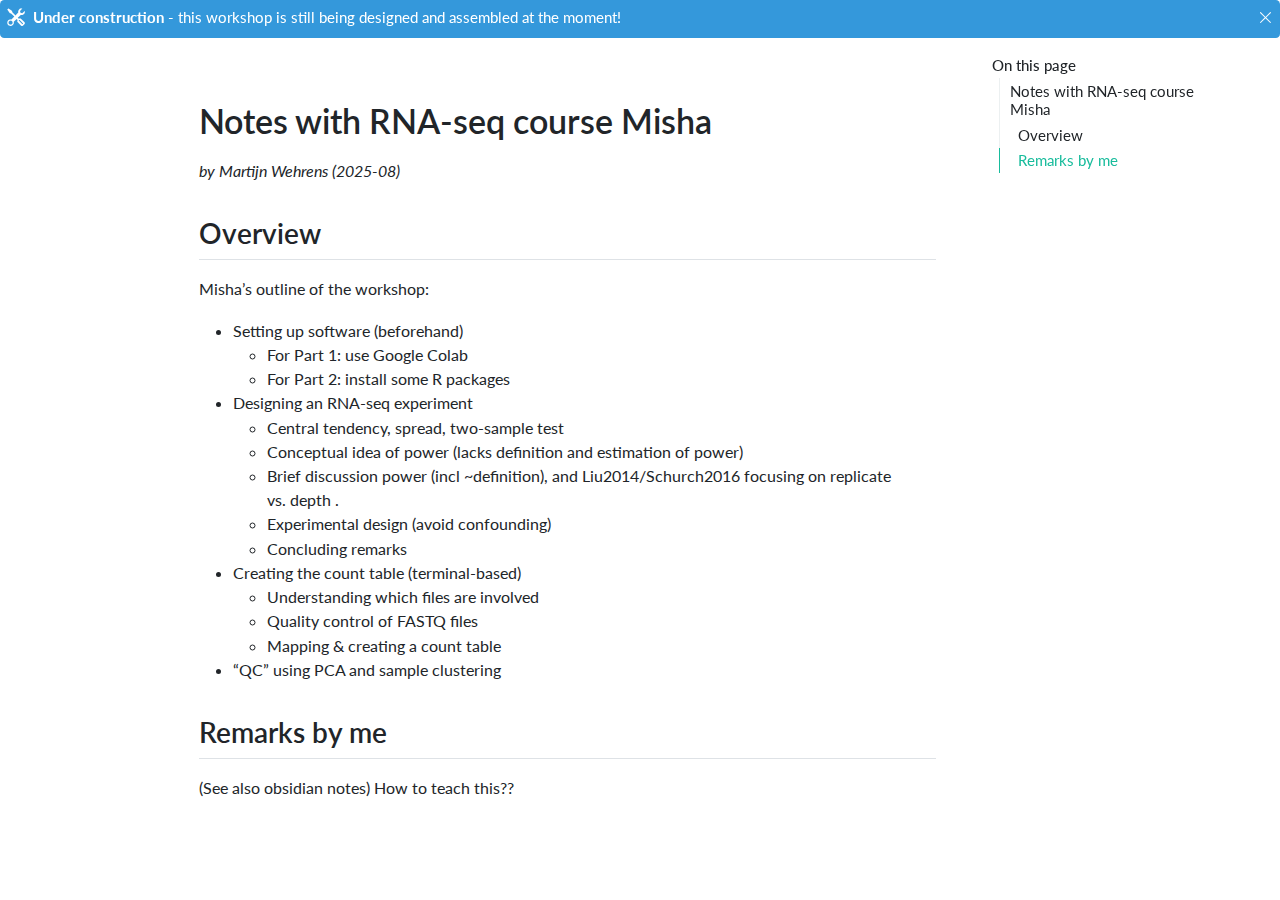
<file: notes_mw.html>
<!DOCTYPE html>
<html xmlns="http://www.w3.org/1999/xhtml" lang="en" xml:lang="en"><head>

<meta charset="utf-8">
<meta name="generator" content="quarto-1.6.33">

<meta name="viewport" content="width=device-width, initial-scale=1.0, user-scalable=yes">


<title>notes_mw</title>
<style>
code{white-space: pre-wrap;}
span.smallcaps{font-variant: small-caps;}
div.columns{display: flex; gap: min(4vw, 1.5em);}
div.column{flex: auto; overflow-x: auto;}
div.hanging-indent{margin-left: 1.5em; text-indent: -1.5em;}
ul.task-list{list-style: none;}
ul.task-list li input[type="checkbox"] {
  width: 0.8em;
  margin: 0 0.8em 0.2em -1em; /* quarto-specific, see https://github.com/quarto-dev/quarto-cli/issues/4556 */ 
  vertical-align: middle;
}
</style>


<script src="site_libs/quarto-nav/quarto-nav.js"></script>
<script src="site_libs/quarto-nav/headroom.min.js"></script>
<script src="site_libs/clipboard/clipboard.min.js"></script>
<script src="site_libs/quarto-search/autocomplete.umd.js"></script>
<script src="site_libs/quarto-search/fuse.min.js"></script>
<script src="site_libs/quarto-search/quarto-search.js"></script>
<meta name="quarto:offset" content="./">
<link href="./images/bioDSC-without-dots-transparent.png" rel="icon" type="image/png">
<script src="site_libs/quarto-html/quarto.js"></script>
<script src="site_libs/quarto-html/popper.min.js"></script>
<script src="site_libs/quarto-html/tippy.umd.min.js"></script>
<script src="site_libs/quarto-html/anchor.min.js"></script>
<link href="site_libs/quarto-html/tippy.css" rel="stylesheet">
<link href="site_libs/quarto-html/quarto-syntax-highlighting-07ba0ad10f5680c660e360ac31d2f3b6.css" rel="stylesheet" id="quarto-text-highlighting-styles">
<script src="site_libs/bootstrap/bootstrap.min.js"></script>
<link href="site_libs/bootstrap/bootstrap-icons.css" rel="stylesheet">
<link href="site_libs/bootstrap/bootstrap-b0b0d9a14c149cd49331999aacf7baac.min.css" rel="stylesheet" append-hash="true" id="quarto-bootstrap" data-mode="light">
<script id="quarto-search-options" type="application/json">{
  "location": "sidebar",
  "copy-button": false,
  "collapse-after": 3,
  "panel-placement": "start",
  "type": "textbox",
  "limit": 50,
  "keyboard-shortcut": [
    "f",
    "/",
    "s"
  ],
  "show-item-context": false,
  "language": {
    "search-no-results-text": "No results",
    "search-matching-documents-text": "matching documents",
    "search-copy-link-title": "Copy link to search",
    "search-hide-matches-text": "Hide additional matches",
    "search-more-match-text": "more match in this document",
    "search-more-matches-text": "more matches in this document",
    "search-clear-button-title": "Clear",
    "search-text-placeholder": "",
    "search-detached-cancel-button-title": "Cancel",
    "search-submit-button-title": "Submit",
    "search-label": "Search"
  }
}</script>


<link rel="stylesheet" href="styles.css">
</head>

<body>

<div id="quarto-search-results"></div>
  <header id="quarto-header" class="headroom fixed-top">
  <div id="quarto-announcement" data-announcement-id="0b437132d8f9d16ca3b2831620bc9d1a" class="alert alert-info hidden"><i class="bi bi-tools quarto-announcement-icon"></i><div class="quarto-announcement-content">
<p><strong>Under construction</strong> - this workshop is still being designed and assembled at the moment!</p>
</div><i class="bi bi-x-lg quarto-announcement-action"></i></div>
</header>
<!-- content -->
<div id="quarto-content" class="quarto-container page-columns page-rows-contents page-layout-article">
<!-- sidebar -->
<!-- margin-sidebar -->
    <div id="quarto-margin-sidebar" class="sidebar margin-sidebar">
        <nav id="TOC" role="doc-toc" class="toc-active">
    <h2 id="toc-title">On this page</h2>
   
  <ul>
  <li><a href="#notes-with-rna-seq-course-misha" id="toc-notes-with-rna-seq-course-misha" class="nav-link active" data-scroll-target="#notes-with-rna-seq-course-misha">Notes with RNA-seq course Misha</a>
  <ul class="collapse">
  <li><a href="#overview" id="toc-overview" class="nav-link" data-scroll-target="#overview">Overview</a></li>
  <li><a href="#remarks-by-me" id="toc-remarks-by-me" class="nav-link" data-scroll-target="#remarks-by-me">Remarks by me</a></li>
  </ul></li>
  </ul>
</nav>
    </div>
<!-- main -->
<main class="content" id="quarto-document-content"><header id="title-block-header" class="quarto-title-block"></header>




<section id="notes-with-rna-seq-course-misha" class="level1">
<h1>Notes with RNA-seq course Misha</h1>
<p><em>by Martijn Wehrens (2025-08)</em></p>
<section id="overview" class="level2">
<h2 class="anchored" data-anchor-id="overview">Overview</h2>
<p>Misha’s outline of the workshop:</p>
<ul>
<li>Setting up software (beforehand)
<ul>
<li>For Part 1: use Google Colab</li>
<li>For Part 2: install some R packages</li>
</ul></li>
<li>Designing an RNA-seq experiment
<ul>
<li>Central tendency, spread, two-sample test</li>
<li>Conceptual idea of power (lacks definition and estimation of power)</li>
<li>Brief discussion power (incl ~definition), and Liu2014/Schurch2016 focusing on replicate vs.&nbsp;depth .</li>
<li>Experimental design (avoid confounding)</li>
<li>Concluding remarks</li>
</ul></li>
<li>Creating the count table (terminal-based)
<ul>
<li>Understanding which files are involved</li>
<li>Quality control of FASTQ files</li>
<li>Mapping &amp; creating a count table</li>
</ul></li>
<li>“QC” using PCA and sample clustering</li>
</ul>
</section>
<section id="remarks-by-me" class="level2">
<h2 class="anchored" data-anchor-id="remarks-by-me">Remarks by me</h2>
<p>(See also obsidian notes) How to teach this??</p>


</section>
</section>

</main> <!-- /main -->
<script id="quarto-html-after-body" type="application/javascript">
window.document.addEventListener("DOMContentLoaded", function (event) {
  const toggleBodyColorMode = (bsSheetEl) => {
    const mode = bsSheetEl.getAttribute("data-mode");
    const bodyEl = window.document.querySelector("body");
    if (mode === "dark") {
      bodyEl.classList.add("quarto-dark");
      bodyEl.classList.remove("quarto-light");
    } else {
      bodyEl.classList.add("quarto-light");
      bodyEl.classList.remove("quarto-dark");
    }
  }
  const toggleBodyColorPrimary = () => {
    const bsSheetEl = window.document.querySelector("link#quarto-bootstrap");
    if (bsSheetEl) {
      toggleBodyColorMode(bsSheetEl);
    }
  }
  toggleBodyColorPrimary();  
  const icon = "";
  const anchorJS = new window.AnchorJS();
  anchorJS.options = {
    placement: 'right',
    icon: icon
  };
  anchorJS.add('.anchored');
  const isCodeAnnotation = (el) => {
    for (const clz of el.classList) {
      if (clz.startsWith('code-annotation-')) {                     
        return true;
      }
    }
    return false;
  }
  const onCopySuccess = function(e) {
    // button target
    const button = e.trigger;
    // don't keep focus
    button.blur();
    // flash "checked"
    button.classList.add('code-copy-button-checked');
    var currentTitle = button.getAttribute("title");
    button.setAttribute("title", "Copied!");
    let tooltip;
    if (window.bootstrap) {
      button.setAttribute("data-bs-toggle", "tooltip");
      button.setAttribute("data-bs-placement", "left");
      button.setAttribute("data-bs-title", "Copied!");
      tooltip = new bootstrap.Tooltip(button, 
        { trigger: "manual", 
          customClass: "code-copy-button-tooltip",
          offset: [0, -8]});
      tooltip.show();    
    }
    setTimeout(function() {
      if (tooltip) {
        tooltip.hide();
        button.removeAttribute("data-bs-title");
        button.removeAttribute("data-bs-toggle");
        button.removeAttribute("data-bs-placement");
      }
      button.setAttribute("title", currentTitle);
      button.classList.remove('code-copy-button-checked');
    }, 1000);
    // clear code selection
    e.clearSelection();
  }
  const getTextToCopy = function(trigger) {
      const codeEl = trigger.previousElementSibling.cloneNode(true);
      for (const childEl of codeEl.children) {
        if (isCodeAnnotation(childEl)) {
          childEl.remove();
        }
      }
      return codeEl.innerText;
  }
  const clipboard = new window.ClipboardJS('.code-copy-button:not([data-in-quarto-modal])', {
    text: getTextToCopy
  });
  clipboard.on('success', onCopySuccess);
  if (window.document.getElementById('quarto-embedded-source-code-modal')) {
    // For code content inside modals, clipBoardJS needs to be initialized with a container option
    // TODO: Check when it could be a function (https://github.com/zenorocha/clipboard.js/issues/860)
    const clipboardModal = new window.ClipboardJS('.code-copy-button[data-in-quarto-modal]', {
      text: getTextToCopy,
      container: window.document.getElementById('quarto-embedded-source-code-modal')
    });
    clipboardModal.on('success', onCopySuccess);
  }
    var localhostRegex = new RegExp(/^(?:http|https):\/\/localhost\:?[0-9]*\//);
    var mailtoRegex = new RegExp(/^mailto:/);
      var filterRegex = new RegExp("index\.qmd");
    var isInternal = (href) => {
        return filterRegex.test(href) || localhostRegex.test(href) || mailtoRegex.test(href);
    }
    // Inspect non-navigation links and adorn them if external
 	var links = window.document.querySelectorAll('a[href]:not(.nav-link):not(.navbar-brand):not(.toc-action):not(.sidebar-link):not(.sidebar-item-toggle):not(.pagination-link):not(.no-external):not([aria-hidden]):not(.dropdown-item):not(.quarto-navigation-tool):not(.about-link)');
    for (var i=0; i<links.length; i++) {
      const link = links[i];
      if (!isInternal(link.href)) {
        // undo the damage that might have been done by quarto-nav.js in the case of
        // links that we want to consider external
        if (link.dataset.originalHref !== undefined) {
          link.href = link.dataset.originalHref;
        }
      }
    }
  function tippyHover(el, contentFn, onTriggerFn, onUntriggerFn) {
    const config = {
      allowHTML: true,
      maxWidth: 500,
      delay: 100,
      arrow: false,
      appendTo: function(el) {
          return el.parentElement;
      },
      interactive: true,
      interactiveBorder: 10,
      theme: 'quarto',
      placement: 'bottom-start',
    };
    if (contentFn) {
      config.content = contentFn;
    }
    if (onTriggerFn) {
      config.onTrigger = onTriggerFn;
    }
    if (onUntriggerFn) {
      config.onUntrigger = onUntriggerFn;
    }
    window.tippy(el, config); 
  }
  const noterefs = window.document.querySelectorAll('a[role="doc-noteref"]');
  for (var i=0; i<noterefs.length; i++) {
    const ref = noterefs[i];
    tippyHover(ref, function() {
      // use id or data attribute instead here
      let href = ref.getAttribute('data-footnote-href') || ref.getAttribute('href');
      try { href = new URL(href).hash; } catch {}
      const id = href.replace(/^#\/?/, "");
      const note = window.document.getElementById(id);
      if (note) {
        return note.innerHTML;
      } else {
        return "";
      }
    });
  }
  const xrefs = window.document.querySelectorAll('a.quarto-xref');
  const processXRef = (id, note) => {
    // Strip column container classes
    const stripColumnClz = (el) => {
      el.classList.remove("page-full", "page-columns");
      if (el.children) {
        for (const child of el.children) {
          stripColumnClz(child);
        }
      }
    }
    stripColumnClz(note)
    if (id === null || id.startsWith('sec-')) {
      // Special case sections, only their first couple elements
      const container = document.createElement("div");
      if (note.children && note.children.length > 2) {
        container.appendChild(note.children[0].cloneNode(true));
        for (let i = 1; i < note.children.length; i++) {
          const child = note.children[i];
          if (child.tagName === "P" && child.innerText === "") {
            continue;
          } else {
            container.appendChild(child.cloneNode(true));
            break;
          }
        }
        if (window.Quarto?.typesetMath) {
          window.Quarto.typesetMath(container);
        }
        return container.innerHTML
      } else {
        if (window.Quarto?.typesetMath) {
          window.Quarto.typesetMath(note);
        }
        return note.innerHTML;
      }
    } else {
      // Remove any anchor links if they are present
      const anchorLink = note.querySelector('a.anchorjs-link');
      if (anchorLink) {
        anchorLink.remove();
      }
      if (window.Quarto?.typesetMath) {
        window.Quarto.typesetMath(note);
      }
      // TODO in 1.5, we should make sure this works without a callout special case
      if (note.classList.contains("callout")) {
        return note.outerHTML;
      } else {
        return note.innerHTML;
      }
    }
  }
  for (var i=0; i<xrefs.length; i++) {
    const xref = xrefs[i];
    tippyHover(xref, undefined, function(instance) {
      instance.disable();
      let url = xref.getAttribute('href');
      let hash = undefined; 
      if (url.startsWith('#')) {
        hash = url;
      } else {
        try { hash = new URL(url).hash; } catch {}
      }
      if (hash) {
        const id = hash.replace(/^#\/?/, "");
        const note = window.document.getElementById(id);
        if (note !== null) {
          try {
            const html = processXRef(id, note.cloneNode(true));
            instance.setContent(html);
          } finally {
            instance.enable();
            instance.show();
          }
        } else {
          // See if we can fetch this
          fetch(url.split('#')[0])
          .then(res => res.text())
          .then(html => {
            const parser = new DOMParser();
            const htmlDoc = parser.parseFromString(html, "text/html");
            const note = htmlDoc.getElementById(id);
            if (note !== null) {
              const html = processXRef(id, note);
              instance.setContent(html);
            } 
          }).finally(() => {
            instance.enable();
            instance.show();
          });
        }
      } else {
        // See if we can fetch a full url (with no hash to target)
        // This is a special case and we should probably do some content thinning / targeting
        fetch(url)
        .then(res => res.text())
        .then(html => {
          const parser = new DOMParser();
          const htmlDoc = parser.parseFromString(html, "text/html");
          const note = htmlDoc.querySelector('main.content');
          if (note !== null) {
            // This should only happen for chapter cross references
            // (since there is no id in the URL)
            // remove the first header
            if (note.children.length > 0 && note.children[0].tagName === "HEADER") {
              note.children[0].remove();
            }
            const html = processXRef(null, note);
            instance.setContent(html);
          } 
        }).finally(() => {
          instance.enable();
          instance.show();
        });
      }
    }, function(instance) {
    });
  }
      let selectedAnnoteEl;
      const selectorForAnnotation = ( cell, annotation) => {
        let cellAttr = 'data-code-cell="' + cell + '"';
        let lineAttr = 'data-code-annotation="' +  annotation + '"';
        const selector = 'span[' + cellAttr + '][' + lineAttr + ']';
        return selector;
      }
      const selectCodeLines = (annoteEl) => {
        const doc = window.document;
        const targetCell = annoteEl.getAttribute("data-target-cell");
        const targetAnnotation = annoteEl.getAttribute("data-target-annotation");
        const annoteSpan = window.document.querySelector(selectorForAnnotation(targetCell, targetAnnotation));
        const lines = annoteSpan.getAttribute("data-code-lines").split(",");
        const lineIds = lines.map((line) => {
          return targetCell + "-" + line;
        })
        let top = null;
        let height = null;
        let parent = null;
        if (lineIds.length > 0) {
            //compute the position of the single el (top and bottom and make a div)
            const el = window.document.getElementById(lineIds[0]);
            top = el.offsetTop;
            height = el.offsetHeight;
            parent = el.parentElement.parentElement;
          if (lineIds.length > 1) {
            const lastEl = window.document.getElementById(lineIds[lineIds.length - 1]);
            const bottom = lastEl.offsetTop + lastEl.offsetHeight;
            height = bottom - top;
          }
          if (top !== null && height !== null && parent !== null) {
            // cook up a div (if necessary) and position it 
            let div = window.document.getElementById("code-annotation-line-highlight");
            if (div === null) {
              div = window.document.createElement("div");
              div.setAttribute("id", "code-annotation-line-highlight");
              div.style.position = 'absolute';
              parent.appendChild(div);
            }
            div.style.top = top - 2 + "px";
            div.style.height = height + 4 + "px";
            div.style.left = 0;
            let gutterDiv = window.document.getElementById("code-annotation-line-highlight-gutter");
            if (gutterDiv === null) {
              gutterDiv = window.document.createElement("div");
              gutterDiv.setAttribute("id", "code-annotation-line-highlight-gutter");
              gutterDiv.style.position = 'absolute';
              const codeCell = window.document.getElementById(targetCell);
              const gutter = codeCell.querySelector('.code-annotation-gutter');
              gutter.appendChild(gutterDiv);
            }
            gutterDiv.style.top = top - 2 + "px";
            gutterDiv.style.height = height + 4 + "px";
          }
          selectedAnnoteEl = annoteEl;
        }
      };
      const unselectCodeLines = () => {
        const elementsIds = ["code-annotation-line-highlight", "code-annotation-line-highlight-gutter"];
        elementsIds.forEach((elId) => {
          const div = window.document.getElementById(elId);
          if (div) {
            div.remove();
          }
        });
        selectedAnnoteEl = undefined;
      };
        // Handle positioning of the toggle
    window.addEventListener(
      "resize",
      throttle(() => {
        elRect = undefined;
        if (selectedAnnoteEl) {
          selectCodeLines(selectedAnnoteEl);
        }
      }, 10)
    );
    function throttle(fn, ms) {
    let throttle = false;
    let timer;
      return (...args) => {
        if(!throttle) { // first call gets through
            fn.apply(this, args);
            throttle = true;
        } else { // all the others get throttled
            if(timer) clearTimeout(timer); // cancel #2
            timer = setTimeout(() => {
              fn.apply(this, args);
              timer = throttle = false;
            }, ms);
        }
      };
    }
      // Attach click handler to the DT
      const annoteDls = window.document.querySelectorAll('dt[data-target-cell]');
      for (const annoteDlNode of annoteDls) {
        annoteDlNode.addEventListener('click', (event) => {
          const clickedEl = event.target;
          if (clickedEl !== selectedAnnoteEl) {
            unselectCodeLines();
            const activeEl = window.document.querySelector('dt[data-target-cell].code-annotation-active');
            if (activeEl) {
              activeEl.classList.remove('code-annotation-active');
            }
            selectCodeLines(clickedEl);
            clickedEl.classList.add('code-annotation-active');
          } else {
            // Unselect the line
            unselectCodeLines();
            clickedEl.classList.remove('code-annotation-active');
          }
        });
      }
  const findCites = (el) => {
    const parentEl = el.parentElement;
    if (parentEl) {
      const cites = parentEl.dataset.cites;
      if (cites) {
        return {
          el,
          cites: cites.split(' ')
        };
      } else {
        return findCites(el.parentElement)
      }
    } else {
      return undefined;
    }
  };
  var bibliorefs = window.document.querySelectorAll('a[role="doc-biblioref"]');
  for (var i=0; i<bibliorefs.length; i++) {
    const ref = bibliorefs[i];
    const citeInfo = findCites(ref);
    if (citeInfo) {
      tippyHover(citeInfo.el, function() {
        var popup = window.document.createElement('div');
        citeInfo.cites.forEach(function(cite) {
          var citeDiv = window.document.createElement('div');
          citeDiv.classList.add('hanging-indent');
          citeDiv.classList.add('csl-entry');
          var biblioDiv = window.document.getElementById('ref-' + cite);
          if (biblioDiv) {
            citeDiv.innerHTML = biblioDiv.innerHTML;
          }
          popup.appendChild(citeDiv);
        });
        return popup.innerHTML;
      });
    }
  }
});
</script>
</div> <!-- /content -->




</body></html>
</file>
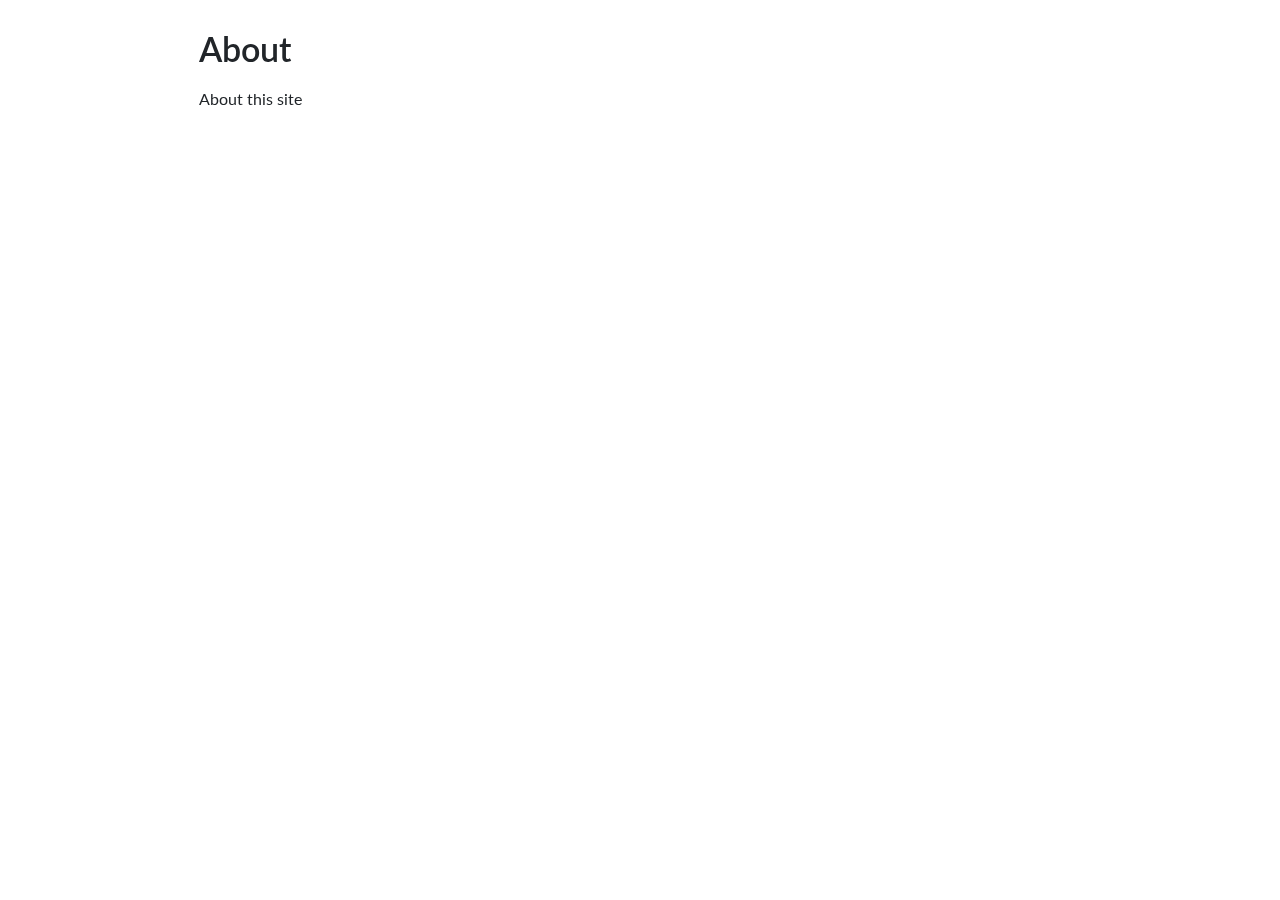
<file: docs/about.html>
<!DOCTYPE html>
<html xmlns="http://www.w3.org/1999/xhtml" lang="en" xml:lang="en"><head>

<meta charset="utf-8">
<meta name="generator" content="quarto-1.5.57">

<meta name="viewport" content="width=device-width, initial-scale=1.0, user-scalable=yes">


<title>About</title>
<style>
code{white-space: pre-wrap;}
span.smallcaps{font-variant: small-caps;}
div.columns{display: flex; gap: min(4vw, 1.5em);}
div.column{flex: auto; overflow-x: auto;}
div.hanging-indent{margin-left: 1.5em; text-indent: -1.5em;}
ul.task-list{list-style: none;}
ul.task-list li input[type="checkbox"] {
  width: 0.8em;
  margin: 0 0.8em 0.2em -1em; /* quarto-specific, see https://github.com/quarto-dev/quarto-cli/issues/4556 */ 
  vertical-align: middle;
}
</style>


<script src="site_libs/quarto-nav/quarto-nav.js"></script>
<script src="site_libs/quarto-nav/headroom.min.js"></script>
<script src="site_libs/clipboard/clipboard.min.js"></script>
<script src="site_libs/quarto-search/autocomplete.umd.js"></script>
<script src="site_libs/quarto-search/fuse.min.js"></script>
<script src="site_libs/quarto-search/quarto-search.js"></script>
<meta name="quarto:offset" content="./">
<link href="./images/bioDSC-without-dots-transparent.png" rel="icon" type="image/png">
<script src="site_libs/quarto-html/quarto.js"></script>
<script src="site_libs/quarto-html/popper.min.js"></script>
<script src="site_libs/quarto-html/tippy.umd.min.js"></script>
<script src="site_libs/quarto-html/anchor.min.js"></script>
<link href="site_libs/quarto-html/tippy.css" rel="stylesheet">
<link href="site_libs/quarto-html/quarto-syntax-highlighting.css" rel="stylesheet" id="quarto-text-highlighting-styles">
<script src="site_libs/bootstrap/bootstrap.min.js"></script>
<link href="site_libs/bootstrap/bootstrap-icons.css" rel="stylesheet">
<link href="site_libs/bootstrap/bootstrap.min.css" rel="stylesheet" id="quarto-bootstrap" data-mode="light">
<script id="quarto-search-options" type="application/json">{
  "location": "sidebar",
  "copy-button": false,
  "collapse-after": 3,
  "panel-placement": "start",
  "type": "textbox",
  "limit": 50,
  "keyboard-shortcut": [
    "f",
    "/",
    "s"
  ],
  "show-item-context": false,
  "language": {
    "search-no-results-text": "No results",
    "search-matching-documents-text": "matching documents",
    "search-copy-link-title": "Copy link to search",
    "search-hide-matches-text": "Hide additional matches",
    "search-more-match-text": "more match in this document",
    "search-more-matches-text": "more matches in this document",
    "search-clear-button-title": "Clear",
    "search-text-placeholder": "",
    "search-detached-cancel-button-title": "Cancel",
    "search-submit-button-title": "Submit",
    "search-label": "Search"
  }
}</script>


<link rel="stylesheet" href="styles.css">
</head>

<body>

<div id="quarto-search-results"></div>
<!-- content -->
<div id="quarto-content" class="quarto-container page-columns page-rows-contents page-layout-article">
<!-- sidebar -->
<!-- margin-sidebar -->
    <div id="quarto-margin-sidebar" class="sidebar margin-sidebar zindex-bottom">
        
    </div>
<!-- main -->
<main class="content" id="quarto-document-content">

<header id="title-block-header" class="quarto-title-block default">
<div class="quarto-title">
<h1 class="title">About</h1>
</div>



<div class="quarto-title-meta">

    
  
    
  </div>
  


</header>


<p>About this site</p>



</main> <!-- /main -->
<script id="quarto-html-after-body" type="application/javascript">
window.document.addEventListener("DOMContentLoaded", function (event) {
  const toggleBodyColorMode = (bsSheetEl) => {
    const mode = bsSheetEl.getAttribute("data-mode");
    const bodyEl = window.document.querySelector("body");
    if (mode === "dark") {
      bodyEl.classList.add("quarto-dark");
      bodyEl.classList.remove("quarto-light");
    } else {
      bodyEl.classList.add("quarto-light");
      bodyEl.classList.remove("quarto-dark");
    }
  }
  const toggleBodyColorPrimary = () => {
    const bsSheetEl = window.document.querySelector("link#quarto-bootstrap");
    if (bsSheetEl) {
      toggleBodyColorMode(bsSheetEl);
    }
  }
  toggleBodyColorPrimary();  
  const icon = "";
  const anchorJS = new window.AnchorJS();
  anchorJS.options = {
    placement: 'right',
    icon: icon
  };
  anchorJS.add('.anchored');
  const isCodeAnnotation = (el) => {
    for (const clz of el.classList) {
      if (clz.startsWith('code-annotation-')) {                     
        return true;
      }
    }
    return false;
  }
  const onCopySuccess = function(e) {
    // button target
    const button = e.trigger;
    // don't keep focus
    button.blur();
    // flash "checked"
    button.classList.add('code-copy-button-checked');
    var currentTitle = button.getAttribute("title");
    button.setAttribute("title", "Copied!");
    let tooltip;
    if (window.bootstrap) {
      button.setAttribute("data-bs-toggle", "tooltip");
      button.setAttribute("data-bs-placement", "left");
      button.setAttribute("data-bs-title", "Copied!");
      tooltip = new bootstrap.Tooltip(button, 
        { trigger: "manual", 
          customClass: "code-copy-button-tooltip",
          offset: [0, -8]});
      tooltip.show();    
    }
    setTimeout(function() {
      if (tooltip) {
        tooltip.hide();
        button.removeAttribute("data-bs-title");
        button.removeAttribute("data-bs-toggle");
        button.removeAttribute("data-bs-placement");
      }
      button.setAttribute("title", currentTitle);
      button.classList.remove('code-copy-button-checked');
    }, 1000);
    // clear code selection
    e.clearSelection();
  }
  const getTextToCopy = function(trigger) {
      const codeEl = trigger.previousElementSibling.cloneNode(true);
      for (const childEl of codeEl.children) {
        if (isCodeAnnotation(childEl)) {
          childEl.remove();
        }
      }
      return codeEl.innerText;
  }
  const clipboard = new window.ClipboardJS('.code-copy-button:not([data-in-quarto-modal])', {
    text: getTextToCopy
  });
  clipboard.on('success', onCopySuccess);
  if (window.document.getElementById('quarto-embedded-source-code-modal')) {
    // For code content inside modals, clipBoardJS needs to be initialized with a container option
    // TODO: Check when it could be a function (https://github.com/zenorocha/clipboard.js/issues/860)
    const clipboardModal = new window.ClipboardJS('.code-copy-button[data-in-quarto-modal]', {
      text: getTextToCopy,
      container: window.document.getElementById('quarto-embedded-source-code-modal')
    });
    clipboardModal.on('success', onCopySuccess);
  }
    var localhostRegex = new RegExp(/^(?:http|https):\/\/localhost\:?[0-9]*\//);
    var mailtoRegex = new RegExp(/^mailto:/);
      var filterRegex = new RegExp("episodes\/00-introduction\.qmd");
    var isInternal = (href) => {
        return filterRegex.test(href) || localhostRegex.test(href) || mailtoRegex.test(href);
    }
    // Inspect non-navigation links and adorn them if external
 	var links = window.document.querySelectorAll('a[href]:not(.nav-link):not(.navbar-brand):not(.toc-action):not(.sidebar-link):not(.sidebar-item-toggle):not(.pagination-link):not(.no-external):not([aria-hidden]):not(.dropdown-item):not(.quarto-navigation-tool):not(.about-link)');
    for (var i=0; i<links.length; i++) {
      const link = links[i];
      if (!isInternal(link.href)) {
        // undo the damage that might have been done by quarto-nav.js in the case of
        // links that we want to consider external
        if (link.dataset.originalHref !== undefined) {
          link.href = link.dataset.originalHref;
        }
      }
    }
  function tippyHover(el, contentFn, onTriggerFn, onUntriggerFn) {
    const config = {
      allowHTML: true,
      maxWidth: 500,
      delay: 100,
      arrow: false,
      appendTo: function(el) {
          return el.parentElement;
      },
      interactive: true,
      interactiveBorder: 10,
      theme: 'quarto',
      placement: 'bottom-start',
    };
    if (contentFn) {
      config.content = contentFn;
    }
    if (onTriggerFn) {
      config.onTrigger = onTriggerFn;
    }
    if (onUntriggerFn) {
      config.onUntrigger = onUntriggerFn;
    }
    window.tippy(el, config); 
  }
  const noterefs = window.document.querySelectorAll('a[role="doc-noteref"]');
  for (var i=0; i<noterefs.length; i++) {
    const ref = noterefs[i];
    tippyHover(ref, function() {
      // use id or data attribute instead here
      let href = ref.getAttribute('data-footnote-href') || ref.getAttribute('href');
      try { href = new URL(href).hash; } catch {}
      const id = href.replace(/^#\/?/, "");
      const note = window.document.getElementById(id);
      if (note) {
        return note.innerHTML;
      } else {
        return "";
      }
    });
  }
  const xrefs = window.document.querySelectorAll('a.quarto-xref');
  const processXRef = (id, note) => {
    // Strip column container classes
    const stripColumnClz = (el) => {
      el.classList.remove("page-full", "page-columns");
      if (el.children) {
        for (const child of el.children) {
          stripColumnClz(child);
        }
      }
    }
    stripColumnClz(note)
    if (id === null || id.startsWith('sec-')) {
      // Special case sections, only their first couple elements
      const container = document.createElement("div");
      if (note.children && note.children.length > 2) {
        container.appendChild(note.children[0].cloneNode(true));
        for (let i = 1; i < note.children.length; i++) {
          const child = note.children[i];
          if (child.tagName === "P" && child.innerText === "") {
            continue;
          } else {
            container.appendChild(child.cloneNode(true));
            break;
          }
        }
        if (window.Quarto?.typesetMath) {
          window.Quarto.typesetMath(container);
        }
        return container.innerHTML
      } else {
        if (window.Quarto?.typesetMath) {
          window.Quarto.typesetMath(note);
        }
        return note.innerHTML;
      }
    } else {
      // Remove any anchor links if they are present
      const anchorLink = note.querySelector('a.anchorjs-link');
      if (anchorLink) {
        anchorLink.remove();
      }
      if (window.Quarto?.typesetMath) {
        window.Quarto.typesetMath(note);
      }
      // TODO in 1.5, we should make sure this works without a callout special case
      if (note.classList.contains("callout")) {
        return note.outerHTML;
      } else {
        return note.innerHTML;
      }
    }
  }
  for (var i=0; i<xrefs.length; i++) {
    const xref = xrefs[i];
    tippyHover(xref, undefined, function(instance) {
      instance.disable();
      let url = xref.getAttribute('href');
      let hash = undefined; 
      if (url.startsWith('#')) {
        hash = url;
      } else {
        try { hash = new URL(url).hash; } catch {}
      }
      if (hash) {
        const id = hash.replace(/^#\/?/, "");
        const note = window.document.getElementById(id);
        if (note !== null) {
          try {
            const html = processXRef(id, note.cloneNode(true));
            instance.setContent(html);
          } finally {
            instance.enable();
            instance.show();
          }
        } else {
          // See if we can fetch this
          fetch(url.split('#')[0])
          .then(res => res.text())
          .then(html => {
            const parser = new DOMParser();
            const htmlDoc = parser.parseFromString(html, "text/html");
            const note = htmlDoc.getElementById(id);
            if (note !== null) {
              const html = processXRef(id, note);
              instance.setContent(html);
            } 
          }).finally(() => {
            instance.enable();
            instance.show();
          });
        }
      } else {
        // See if we can fetch a full url (with no hash to target)
        // This is a special case and we should probably do some content thinning / targeting
        fetch(url)
        .then(res => res.text())
        .then(html => {
          const parser = new DOMParser();
          const htmlDoc = parser.parseFromString(html, "text/html");
          const note = htmlDoc.querySelector('main.content');
          if (note !== null) {
            // This should only happen for chapter cross references
            // (since there is no id in the URL)
            // remove the first header
            if (note.children.length > 0 && note.children[0].tagName === "HEADER") {
              note.children[0].remove();
            }
            const html = processXRef(null, note);
            instance.setContent(html);
          } 
        }).finally(() => {
          instance.enable();
          instance.show();
        });
      }
    }, function(instance) {
    });
  }
      let selectedAnnoteEl;
      const selectorForAnnotation = ( cell, annotation) => {
        let cellAttr = 'data-code-cell="' + cell + '"';
        let lineAttr = 'data-code-annotation="' +  annotation + '"';
        const selector = 'span[' + cellAttr + '][' + lineAttr + ']';
        return selector;
      }
      const selectCodeLines = (annoteEl) => {
        const doc = window.document;
        const targetCell = annoteEl.getAttribute("data-target-cell");
        const targetAnnotation = annoteEl.getAttribute("data-target-annotation");
        const annoteSpan = window.document.querySelector(selectorForAnnotation(targetCell, targetAnnotation));
        const lines = annoteSpan.getAttribute("data-code-lines").split(",");
        const lineIds = lines.map((line) => {
          return targetCell + "-" + line;
        })
        let top = null;
        let height = null;
        let parent = null;
        if (lineIds.length > 0) {
            //compute the position of the single el (top and bottom and make a div)
            const el = window.document.getElementById(lineIds[0]);
            top = el.offsetTop;
            height = el.offsetHeight;
            parent = el.parentElement.parentElement;
          if (lineIds.length > 1) {
            const lastEl = window.document.getElementById(lineIds[lineIds.length - 1]);
            const bottom = lastEl.offsetTop + lastEl.offsetHeight;
            height = bottom - top;
          }
          if (top !== null && height !== null && parent !== null) {
            // cook up a div (if necessary) and position it 
            let div = window.document.getElementById("code-annotation-line-highlight");
            if (div === null) {
              div = window.document.createElement("div");
              div.setAttribute("id", "code-annotation-line-highlight");
              div.style.position = 'absolute';
              parent.appendChild(div);
            }
            div.style.top = top - 2 + "px";
            div.style.height = height + 4 + "px";
            div.style.left = 0;
            let gutterDiv = window.document.getElementById("code-annotation-line-highlight-gutter");
            if (gutterDiv === null) {
              gutterDiv = window.document.createElement("div");
              gutterDiv.setAttribute("id", "code-annotation-line-highlight-gutter");
              gutterDiv.style.position = 'absolute';
              const codeCell = window.document.getElementById(targetCell);
              const gutter = codeCell.querySelector('.code-annotation-gutter');
              gutter.appendChild(gutterDiv);
            }
            gutterDiv.style.top = top - 2 + "px";
            gutterDiv.style.height = height + 4 + "px";
          }
          selectedAnnoteEl = annoteEl;
        }
      };
      const unselectCodeLines = () => {
        const elementsIds = ["code-annotation-line-highlight", "code-annotation-line-highlight-gutter"];
        elementsIds.forEach((elId) => {
          const div = window.document.getElementById(elId);
          if (div) {
            div.remove();
          }
        });
        selectedAnnoteEl = undefined;
      };
        // Handle positioning of the toggle
    window.addEventListener(
      "resize",
      throttle(() => {
        elRect = undefined;
        if (selectedAnnoteEl) {
          selectCodeLines(selectedAnnoteEl);
        }
      }, 10)
    );
    function throttle(fn, ms) {
    let throttle = false;
    let timer;
      return (...args) => {
        if(!throttle) { // first call gets through
            fn.apply(this, args);
            throttle = true;
        } else { // all the others get throttled
            if(timer) clearTimeout(timer); // cancel #2
            timer = setTimeout(() => {
              fn.apply(this, args);
              timer = throttle = false;
            }, ms);
        }
      };
    }
      // Attach click handler to the DT
      const annoteDls = window.document.querySelectorAll('dt[data-target-cell]');
      for (const annoteDlNode of annoteDls) {
        annoteDlNode.addEventListener('click', (event) => {
          const clickedEl = event.target;
          if (clickedEl !== selectedAnnoteEl) {
            unselectCodeLines();
            const activeEl = window.document.querySelector('dt[data-target-cell].code-annotation-active');
            if (activeEl) {
              activeEl.classList.remove('code-annotation-active');
            }
            selectCodeLines(clickedEl);
            clickedEl.classList.add('code-annotation-active');
          } else {
            // Unselect the line
            unselectCodeLines();
            clickedEl.classList.remove('code-annotation-active');
          }
        });
      }
  const findCites = (el) => {
    const parentEl = el.parentElement;
    if (parentEl) {
      const cites = parentEl.dataset.cites;
      if (cites) {
        return {
          el,
          cites: cites.split(' ')
        };
      } else {
        return findCites(el.parentElement)
      }
    } else {
      return undefined;
    }
  };
  var bibliorefs = window.document.querySelectorAll('a[role="doc-biblioref"]');
  for (var i=0; i<bibliorefs.length; i++) {
    const ref = bibliorefs[i];
    const citeInfo = findCites(ref);
    if (citeInfo) {
      tippyHover(citeInfo.el, function() {
        var popup = window.document.createElement('div');
        citeInfo.cites.forEach(function(cite) {
          var citeDiv = window.document.createElement('div');
          citeDiv.classList.add('hanging-indent');
          citeDiv.classList.add('csl-entry');
          var biblioDiv = window.document.getElementById('ref-' + cite);
          if (biblioDiv) {
            citeDiv.innerHTML = biblioDiv.innerHTML;
          }
          popup.appendChild(citeDiv);
        });
        return popup.innerHTML;
      });
    }
  }
});
</script>
</div> <!-- /content -->




</body></html>
</file>
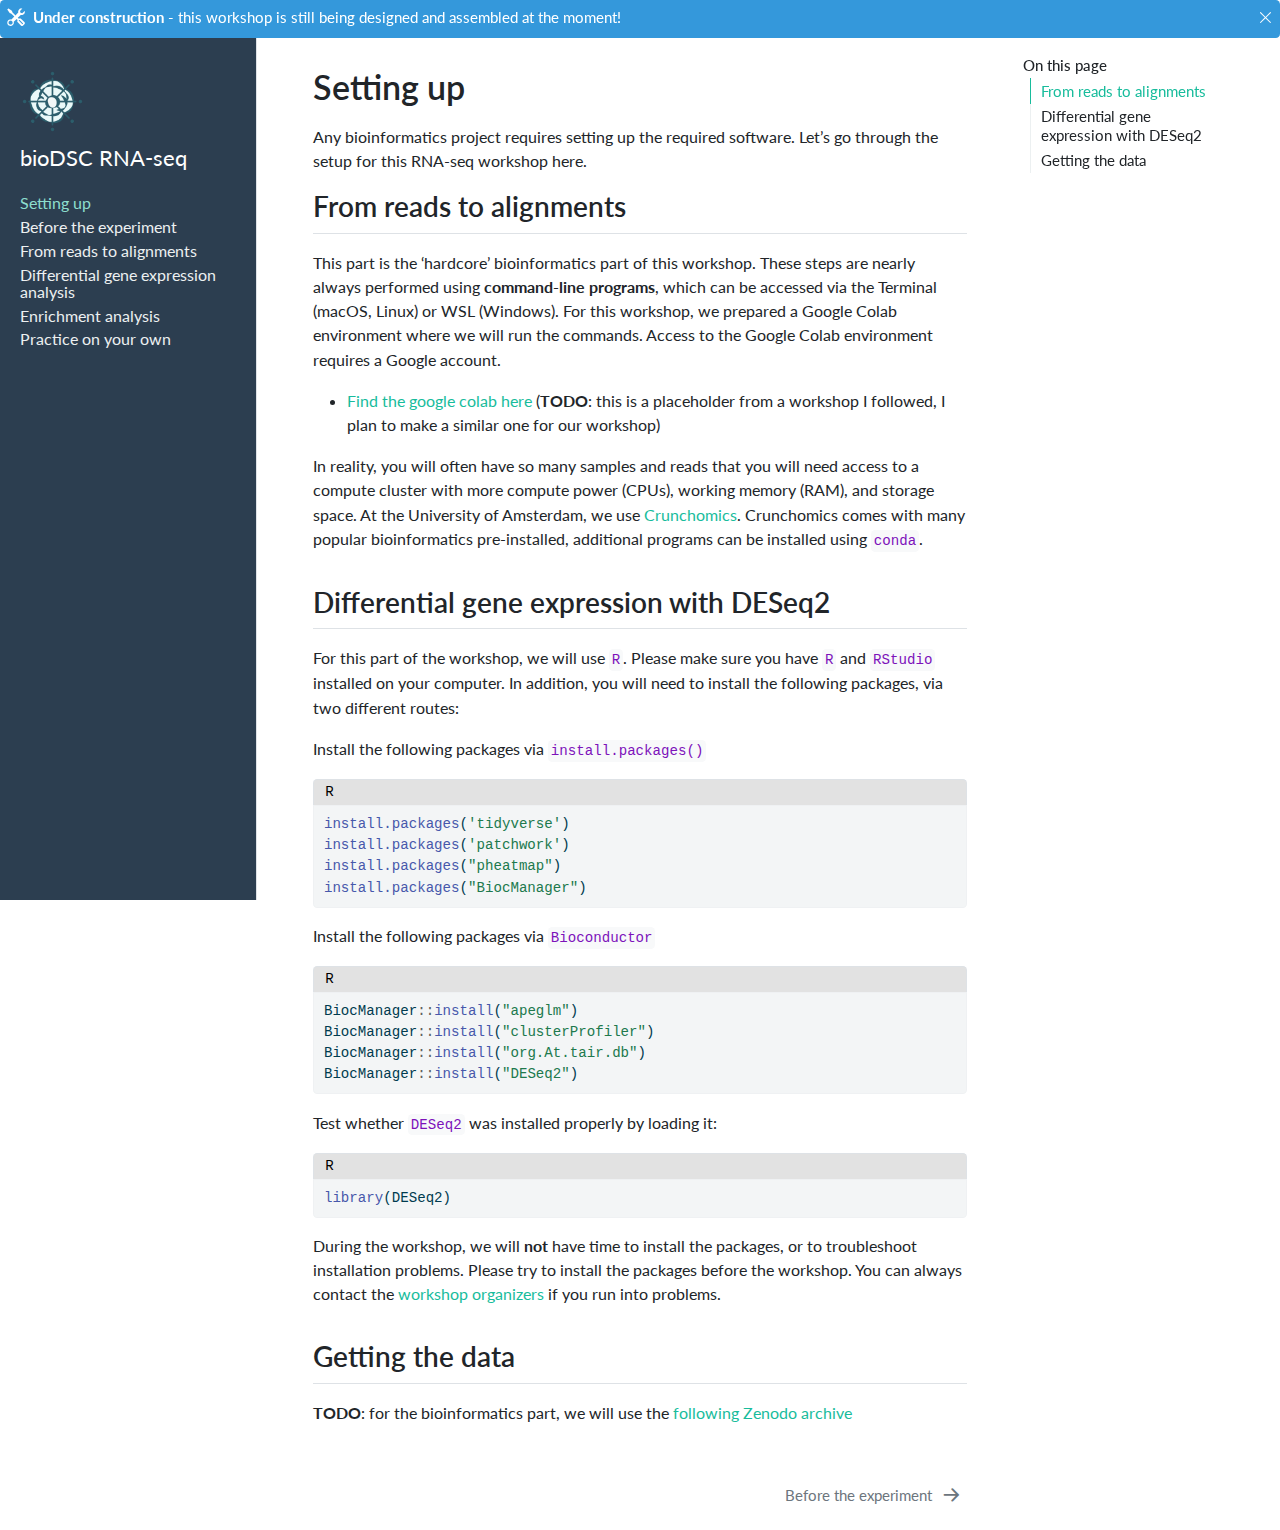
<file: episodes/01-setup.html>
<!DOCTYPE html>
<html xmlns="http://www.w3.org/1999/xhtml" lang="en" xml:lang="en"><head>

<meta charset="utf-8">
<meta name="generator" content="quarto-1.6.33">

<meta name="viewport" content="width=device-width, initial-scale=1.0, user-scalable=yes">


<title>Setting up</title>
<style>
code{white-space: pre-wrap;}
span.smallcaps{font-variant: small-caps;}
div.columns{display: flex; gap: min(4vw, 1.5em);}
div.column{flex: auto; overflow-x: auto;}
div.hanging-indent{margin-left: 1.5em; text-indent: -1.5em;}
ul.task-list{list-style: none;}
ul.task-list li input[type="checkbox"] {
  width: 0.8em;
  margin: 0 0.8em 0.2em -1em; /* quarto-specific, see https://github.com/quarto-dev/quarto-cli/issues/4556 */ 
  vertical-align: middle;
}
/* CSS for syntax highlighting */
pre > code.sourceCode { white-space: pre; position: relative; }
pre > code.sourceCode > span { line-height: 1.25; }
pre > code.sourceCode > span:empty { height: 1.2em; }
.sourceCode { overflow: visible; }
code.sourceCode > span { color: inherit; text-decoration: inherit; }
div.sourceCode { margin: 1em 0; }
pre.sourceCode { margin: 0; }
@media screen {
div.sourceCode { overflow: auto; }
}
@media print {
pre > code.sourceCode { white-space: pre-wrap; }
pre > code.sourceCode > span { display: inline-block; text-indent: -5em; padding-left: 5em; }
}
pre.numberSource code
  { counter-reset: source-line 0; }
pre.numberSource code > span
  { position: relative; left: -4em; counter-increment: source-line; }
pre.numberSource code > span > a:first-child::before
  { content: counter(source-line);
    position: relative; left: -1em; text-align: right; vertical-align: baseline;
    border: none; display: inline-block;
    -webkit-touch-callout: none; -webkit-user-select: none;
    -khtml-user-select: none; -moz-user-select: none;
    -ms-user-select: none; user-select: none;
    padding: 0 4px; width: 4em;
  }
pre.numberSource { margin-left: 3em;  padding-left: 4px; }
div.sourceCode
  {   }
@media screen {
pre > code.sourceCode > span > a:first-child::before { text-decoration: underline; }
}
</style>


<script src="../site_libs/quarto-nav/quarto-nav.js"></script>
<script src="../site_libs/quarto-nav/headroom.min.js"></script>
<script src="../site_libs/clipboard/clipboard.min.js"></script>
<script src="../site_libs/quarto-search/autocomplete.umd.js"></script>
<script src="../site_libs/quarto-search/fuse.min.js"></script>
<script src="../site_libs/quarto-search/quarto-search.js"></script>
<meta name="quarto:offset" content="../">
<link href="../episodes/02-experimental-considerations.html" rel="next">
<link href="../images/bioDSC-without-dots-transparent.png" rel="icon" type="image/png">
<script src="../site_libs/quarto-html/quarto.js"></script>
<script src="../site_libs/quarto-html/popper.min.js"></script>
<script src="../site_libs/quarto-html/tippy.umd.min.js"></script>
<script src="../site_libs/quarto-html/anchor.min.js"></script>
<link href="../site_libs/quarto-html/tippy.css" rel="stylesheet">
<link href="../site_libs/quarto-html/quarto-syntax-highlighting-07ba0ad10f5680c660e360ac31d2f3b6.css" rel="stylesheet" id="quarto-text-highlighting-styles">
<script src="../site_libs/bootstrap/bootstrap.min.js"></script>
<link href="../site_libs/bootstrap/bootstrap-icons.css" rel="stylesheet">
<link href="../site_libs/bootstrap/bootstrap-b0b0d9a14c149cd49331999aacf7baac.min.css" rel="stylesheet" append-hash="true" id="quarto-bootstrap" data-mode="light">
<script id="quarto-search-options" type="application/json">{
  "location": "sidebar",
  "copy-button": false,
  "collapse-after": 3,
  "panel-placement": "start",
  "type": "textbox",
  "limit": 50,
  "keyboard-shortcut": [
    "f",
    "/",
    "s"
  ],
  "show-item-context": false,
  "language": {
    "search-no-results-text": "No results",
    "search-matching-documents-text": "matching documents",
    "search-copy-link-title": "Copy link to search",
    "search-hide-matches-text": "Hide additional matches",
    "search-more-match-text": "more match in this document",
    "search-more-matches-text": "more matches in this document",
    "search-clear-button-title": "Clear",
    "search-text-placeholder": "",
    "search-detached-cancel-button-title": "Cancel",
    "search-submit-button-title": "Submit",
    "search-label": "Search"
  }
}</script>


<link rel="stylesheet" href="../styles.css">
</head>

<body class="nav-sidebar docked">

<div id="quarto-search-results"></div>
  <header id="quarto-header" class="headroom fixed-top">
  <nav class="quarto-secondary-nav">
    <div class="container-fluid d-flex">
      <button type="button" class="quarto-btn-toggle btn" data-bs-toggle="collapse" role="button" data-bs-target=".quarto-sidebar-collapse-item" aria-controls="quarto-sidebar" aria-expanded="false" aria-label="Toggle sidebar navigation" onclick="if (window.quartoToggleHeadroom) { window.quartoToggleHeadroom(); }">
        <i class="bi bi-layout-text-sidebar-reverse"></i>
      </button>
        <nav class="quarto-page-breadcrumbs" aria-label="breadcrumb"><ol class="breadcrumb"><li class="breadcrumb-item"><a href="../episodes/01-setup.html">Setting up</a></li></ol></nav>
        <a class="flex-grow-1" role="navigation" data-bs-toggle="collapse" data-bs-target=".quarto-sidebar-collapse-item" aria-controls="quarto-sidebar" aria-expanded="false" aria-label="Toggle sidebar navigation" onclick="if (window.quartoToggleHeadroom) { window.quartoToggleHeadroom(); }">      
        </a>
    </div>
  </nav>
  <div id="quarto-announcement" data-announcement-id="0b437132d8f9d16ca3b2831620bc9d1a" class="alert alert-info hidden"><i class="bi bi-tools quarto-announcement-icon"></i><div class="quarto-announcement-content">
<p><strong>Under construction</strong> - this workshop is still being designed and assembled at the moment!</p>
</div><i class="bi bi-x-lg quarto-announcement-action"></i></div>
</header>
<!-- content -->
<div id="quarto-content" class="quarto-container page-columns page-rows-contents page-layout-article">
<!-- sidebar -->
  <nav id="quarto-sidebar" class="sidebar collapse collapse-horizontal quarto-sidebar-collapse-item sidebar-navigation docked overflow-auto">
    <div class="pt-lg-2 mt-2 text-left sidebar-header sidebar-header-stacked">
      <a href="../index.html" class="sidebar-logo-link">
      <img src="../images/bioDSC-without-dots-transparent.png" alt="" class="sidebar-logo py-0 d-lg-inline d-none">
      </a>
    <div class="sidebar-title mb-0 py-0">
      <a href="../">bioDSC RNA-seq</a> 
    </div>
      </div>
    <div class="sidebar-menu-container"> 
    <ul class="list-unstyled mt-1">
        <li class="sidebar-item">
  <div class="sidebar-item-container"> 
  <a href="../episodes/01-setup.html" class="sidebar-item-text sidebar-link active">
 <span class="menu-text">Setting up</span></a>
  </div>
</li>
        <li class="sidebar-item">
  <div class="sidebar-item-container"> 
  <a href="../episodes/02-experimental-considerations.html" class="sidebar-item-text sidebar-link">
 <span class="menu-text">Before the experiment</span></a>
  </div>
</li>
        <li class="sidebar-item">
  <div class="sidebar-item-container"> 
  <a href="../episodes/03-mapping-reads.html" class="sidebar-item-text sidebar-link">
 <span class="menu-text">From reads to alignments</span></a>
  </div>
</li>
        <li class="sidebar-item">
  <div class="sidebar-item-container"> 
  <a href="../episodes/04-differential-gene-expression.html" class="sidebar-item-text sidebar-link">
 <span class="menu-text">Differential gene expression analysis</span></a>
  </div>
</li>
        <li class="sidebar-item">
  <div class="sidebar-item-container"> 
  <a href="../episodes/05-pathway-enrichment.html" class="sidebar-item-text sidebar-link">
 <span class="menu-text">Enrichment analysis</span></a>
  </div>
</li>
        <li class="sidebar-item">
  <div class="sidebar-item-container"> 
  <a href="../episodes/06-practice-more.html" class="sidebar-item-text sidebar-link">
 <span class="menu-text">Practice on your own</span></a>
  </div>
</li>
    </ul>
    </div>
</nav>
<div id="quarto-sidebar-glass" class="quarto-sidebar-collapse-item" data-bs-toggle="collapse" data-bs-target=".quarto-sidebar-collapse-item"></div>
<!-- margin-sidebar -->
    <div id="quarto-margin-sidebar" class="sidebar margin-sidebar">
        <nav id="TOC" role="doc-toc" class="toc-active">
    <h2 id="toc-title">On this page</h2>
   
  <ul>
  <li><a href="#from-reads-to-alignments" id="toc-from-reads-to-alignments" class="nav-link active" data-scroll-target="#from-reads-to-alignments">From reads to alignments</a></li>
  <li><a href="#differential-gene-expression-with-deseq2" id="toc-differential-gene-expression-with-deseq2" class="nav-link" data-scroll-target="#differential-gene-expression-with-deseq2">Differential gene expression with DESeq2</a></li>
  <li><a href="#getting-the-data" id="toc-getting-the-data" class="nav-link" data-scroll-target="#getting-the-data">Getting the data</a></li>
  </ul>
</nav>
    </div>
<!-- main -->
<main class="content" id="quarto-document-content">

<header id="title-block-header" class="quarto-title-block default">
<div class="quarto-title">
<h1 class="title">Setting up</h1>
</div>



<div class="quarto-title-meta">

    
  
    
  </div>
  


</header>


<p>Any bioinformatics project requires setting up the required software. Let’s go through the setup for this RNA-seq workshop here.</p>
<section id="from-reads-to-alignments" class="level2">
<h2 class="anchored" data-anchor-id="from-reads-to-alignments">From reads to alignments</h2>
<p>This part is the ‘hardcore’ bioinformatics part of this workshop. These steps are nearly always performed using <strong>command-line programs</strong>, which can be accessed via the Terminal (macOS, Linux) or WSL (Windows). For this workshop, we prepared a Google Colab environment where we will run the commands. Access to the Google Colab environment requires a Google account.</p>
<ul>
<li><a href="https://github.com/maschon0/scPlants_practical0?tab=readme-ov-file">Find the google colab here</a> (<strong>TODO</strong>: this is a placeholder from a workshop I followed, I plan to make a similar one for our workshop)</li>
</ul>
<p>In reality, you will often have so many samples and reads that you will need access to a compute cluster with more compute power (CPUs), working memory (RAM), and storage space. At the University of Amsterdam, we use <a href="https://crunchomics-documentation.readthedocs.io/en/latest/">Crunchomics</a>. Crunchomics comes with many popular bioinformatics pre-installed, additional programs can be installed using <code>conda</code>.</p>
</section>
<section id="differential-gene-expression-with-deseq2" class="level2">
<h2 class="anchored" data-anchor-id="differential-gene-expression-with-deseq2">Differential gene expression with DESeq2</h2>
<p>For this part of the workshop, we will use <code>R</code>. Please make sure you have <code>R</code> and <code>RStudio</code> installed on your computer. In addition, you will need to install the following packages, via two different routes:</p>
<p>Install the following packages via <code>install.packages()</code></p>
<div class="cell">
<div class="code-with-filename">
<div class="code-with-filename-file">
<pre><strong>R</strong></pre>
</div>
<div class="sourceCode cell-code" id="cb1"><pre class="sourceCode r code-with-copy"><code class="sourceCode r"><span id="cb1-1"><a href="#cb1-1" aria-hidden="true" tabindex="-1"></a><span class="fu">install.packages</span>(<span class="st">'tidyverse'</span>)</span>
<span id="cb1-2"><a href="#cb1-2" aria-hidden="true" tabindex="-1"></a><span class="fu">install.packages</span>(<span class="st">'patchwork'</span>)</span>
<span id="cb1-3"><a href="#cb1-3" aria-hidden="true" tabindex="-1"></a><span class="fu">install.packages</span>(<span class="st">"pheatmap"</span>)</span>
<span id="cb1-4"><a href="#cb1-4" aria-hidden="true" tabindex="-1"></a><span class="fu">install.packages</span>(<span class="st">"BiocManager"</span>)</span></code><button title="Copy to Clipboard" class="code-copy-button"><i class="bi"></i></button></pre></div>
</div>
</div>
<p>Install the following packages via <code>Bioconductor</code></p>
<div class="cell">
<div class="code-with-filename">
<div class="code-with-filename-file">
<pre><strong>R</strong></pre>
</div>
<div class="sourceCode cell-code" id="cb2"><pre class="sourceCode r code-with-copy"><code class="sourceCode r"><span id="cb2-1"><a href="#cb2-1" aria-hidden="true" tabindex="-1"></a>BiocManager<span class="sc">::</span><span class="fu">install</span>(<span class="st">"apeglm"</span>)</span>
<span id="cb2-2"><a href="#cb2-2" aria-hidden="true" tabindex="-1"></a>BiocManager<span class="sc">::</span><span class="fu">install</span>(<span class="st">"clusterProfiler"</span>)</span>
<span id="cb2-3"><a href="#cb2-3" aria-hidden="true" tabindex="-1"></a>BiocManager<span class="sc">::</span><span class="fu">install</span>(<span class="st">"org.At.tair.db"</span>)</span>
<span id="cb2-4"><a href="#cb2-4" aria-hidden="true" tabindex="-1"></a>BiocManager<span class="sc">::</span><span class="fu">install</span>(<span class="st">"DESeq2"</span>)</span></code><button title="Copy to Clipboard" class="code-copy-button"><i class="bi"></i></button></pre></div>
</div>
</div>
<p>Test whether <code>DESeq2</code> was installed properly by loading it:</p>
<div class="cell">
<div class="code-with-filename">
<div class="code-with-filename-file">
<pre><strong>R</strong></pre>
</div>
<div class="sourceCode cell-code" id="cb3"><pre class="sourceCode r code-with-copy"><code class="sourceCode r"><span id="cb3-1"><a href="#cb3-1" aria-hidden="true" tabindex="-1"></a><span class="fu">library</span>(DESeq2)</span></code><button title="Copy to Clipboard" class="code-copy-button"><i class="bi"></i></button></pre></div>
</div>
</div>
<p>During the workshop, we will <strong>not</strong> have time to install the packages, or to troubleshoot installation problems. Please try to install the packages before the workshop. You can always contact the <a href="https://www.biodsc.nl/people.html">workshop organizers</a> if you run into problems.</p>
</section>
<section id="getting-the-data" class="level2">
<h2 class="anchored" data-anchor-id="getting-the-data">Getting the data</h2>
<p><strong>TODO</strong>: for the bioinformatics part, we will use the <a href="https://zenodo.org/records/6325891">following Zenodo archive</a></p>


</section>

</main> <!-- /main -->
<script id="quarto-html-after-body" type="application/javascript">
window.document.addEventListener("DOMContentLoaded", function (event) {
  const toggleBodyColorMode = (bsSheetEl) => {
    const mode = bsSheetEl.getAttribute("data-mode");
    const bodyEl = window.document.querySelector("body");
    if (mode === "dark") {
      bodyEl.classList.add("quarto-dark");
      bodyEl.classList.remove("quarto-light");
    } else {
      bodyEl.classList.add("quarto-light");
      bodyEl.classList.remove("quarto-dark");
    }
  }
  const toggleBodyColorPrimary = () => {
    const bsSheetEl = window.document.querySelector("link#quarto-bootstrap");
    if (bsSheetEl) {
      toggleBodyColorMode(bsSheetEl);
    }
  }
  toggleBodyColorPrimary();  
  const icon = "";
  const anchorJS = new window.AnchorJS();
  anchorJS.options = {
    placement: 'right',
    icon: icon
  };
  anchorJS.add('.anchored');
  const isCodeAnnotation = (el) => {
    for (const clz of el.classList) {
      if (clz.startsWith('code-annotation-')) {                     
        return true;
      }
    }
    return false;
  }
  const onCopySuccess = function(e) {
    // button target
    const button = e.trigger;
    // don't keep focus
    button.blur();
    // flash "checked"
    button.classList.add('code-copy-button-checked');
    var currentTitle = button.getAttribute("title");
    button.setAttribute("title", "Copied!");
    let tooltip;
    if (window.bootstrap) {
      button.setAttribute("data-bs-toggle", "tooltip");
      button.setAttribute("data-bs-placement", "left");
      button.setAttribute("data-bs-title", "Copied!");
      tooltip = new bootstrap.Tooltip(button, 
        { trigger: "manual", 
          customClass: "code-copy-button-tooltip",
          offset: [0, -8]});
      tooltip.show();    
    }
    setTimeout(function() {
      if (tooltip) {
        tooltip.hide();
        button.removeAttribute("data-bs-title");
        button.removeAttribute("data-bs-toggle");
        button.removeAttribute("data-bs-placement");
      }
      button.setAttribute("title", currentTitle);
      button.classList.remove('code-copy-button-checked');
    }, 1000);
    // clear code selection
    e.clearSelection();
  }
  const getTextToCopy = function(trigger) {
      const codeEl = trigger.previousElementSibling.cloneNode(true);
      for (const childEl of codeEl.children) {
        if (isCodeAnnotation(childEl)) {
          childEl.remove();
        }
      }
      return codeEl.innerText;
  }
  const clipboard = new window.ClipboardJS('.code-copy-button:not([data-in-quarto-modal])', {
    text: getTextToCopy
  });
  clipboard.on('success', onCopySuccess);
  if (window.document.getElementById('quarto-embedded-source-code-modal')) {
    // For code content inside modals, clipBoardJS needs to be initialized with a container option
    // TODO: Check when it could be a function (https://github.com/zenorocha/clipboard.js/issues/860)
    const clipboardModal = new window.ClipboardJS('.code-copy-button[data-in-quarto-modal]', {
      text: getTextToCopy,
      container: window.document.getElementById('quarto-embedded-source-code-modal')
    });
    clipboardModal.on('success', onCopySuccess);
  }
    var localhostRegex = new RegExp(/^(?:http|https):\/\/localhost\:?[0-9]*\//);
    var mailtoRegex = new RegExp(/^mailto:/);
      var filterRegex = new RegExp("index\.qmd");
    var isInternal = (href) => {
        return filterRegex.test(href) || localhostRegex.test(href) || mailtoRegex.test(href);
    }
    // Inspect non-navigation links and adorn them if external
 	var links = window.document.querySelectorAll('a[href]:not(.nav-link):not(.navbar-brand):not(.toc-action):not(.sidebar-link):not(.sidebar-item-toggle):not(.pagination-link):not(.no-external):not([aria-hidden]):not(.dropdown-item):not(.quarto-navigation-tool):not(.about-link)');
    for (var i=0; i<links.length; i++) {
      const link = links[i];
      if (!isInternal(link.href)) {
        // undo the damage that might have been done by quarto-nav.js in the case of
        // links that we want to consider external
        if (link.dataset.originalHref !== undefined) {
          link.href = link.dataset.originalHref;
        }
      }
    }
  function tippyHover(el, contentFn, onTriggerFn, onUntriggerFn) {
    const config = {
      allowHTML: true,
      maxWidth: 500,
      delay: 100,
      arrow: false,
      appendTo: function(el) {
          return el.parentElement;
      },
      interactive: true,
      interactiveBorder: 10,
      theme: 'quarto',
      placement: 'bottom-start',
    };
    if (contentFn) {
      config.content = contentFn;
    }
    if (onTriggerFn) {
      config.onTrigger = onTriggerFn;
    }
    if (onUntriggerFn) {
      config.onUntrigger = onUntriggerFn;
    }
    window.tippy(el, config); 
  }
  const noterefs = window.document.querySelectorAll('a[role="doc-noteref"]');
  for (var i=0; i<noterefs.length; i++) {
    const ref = noterefs[i];
    tippyHover(ref, function() {
      // use id or data attribute instead here
      let href = ref.getAttribute('data-footnote-href') || ref.getAttribute('href');
      try { href = new URL(href).hash; } catch {}
      const id = href.replace(/^#\/?/, "");
      const note = window.document.getElementById(id);
      if (note) {
        return note.innerHTML;
      } else {
        return "";
      }
    });
  }
  const xrefs = window.document.querySelectorAll('a.quarto-xref');
  const processXRef = (id, note) => {
    // Strip column container classes
    const stripColumnClz = (el) => {
      el.classList.remove("page-full", "page-columns");
      if (el.children) {
        for (const child of el.children) {
          stripColumnClz(child);
        }
      }
    }
    stripColumnClz(note)
    if (id === null || id.startsWith('sec-')) {
      // Special case sections, only their first couple elements
      const container = document.createElement("div");
      if (note.children && note.children.length > 2) {
        container.appendChild(note.children[0].cloneNode(true));
        for (let i = 1; i < note.children.length; i++) {
          const child = note.children[i];
          if (child.tagName === "P" && child.innerText === "") {
            continue;
          } else {
            container.appendChild(child.cloneNode(true));
            break;
          }
        }
        if (window.Quarto?.typesetMath) {
          window.Quarto.typesetMath(container);
        }
        return container.innerHTML
      } else {
        if (window.Quarto?.typesetMath) {
          window.Quarto.typesetMath(note);
        }
        return note.innerHTML;
      }
    } else {
      // Remove any anchor links if they are present
      const anchorLink = note.querySelector('a.anchorjs-link');
      if (anchorLink) {
        anchorLink.remove();
      }
      if (window.Quarto?.typesetMath) {
        window.Quarto.typesetMath(note);
      }
      // TODO in 1.5, we should make sure this works without a callout special case
      if (note.classList.contains("callout")) {
        return note.outerHTML;
      } else {
        return note.innerHTML;
      }
    }
  }
  for (var i=0; i<xrefs.length; i++) {
    const xref = xrefs[i];
    tippyHover(xref, undefined, function(instance) {
      instance.disable();
      let url = xref.getAttribute('href');
      let hash = undefined; 
      if (url.startsWith('#')) {
        hash = url;
      } else {
        try { hash = new URL(url).hash; } catch {}
      }
      if (hash) {
        const id = hash.replace(/^#\/?/, "");
        const note = window.document.getElementById(id);
        if (note !== null) {
          try {
            const html = processXRef(id, note.cloneNode(true));
            instance.setContent(html);
          } finally {
            instance.enable();
            instance.show();
          }
        } else {
          // See if we can fetch this
          fetch(url.split('#')[0])
          .then(res => res.text())
          .then(html => {
            const parser = new DOMParser();
            const htmlDoc = parser.parseFromString(html, "text/html");
            const note = htmlDoc.getElementById(id);
            if (note !== null) {
              const html = processXRef(id, note);
              instance.setContent(html);
            } 
          }).finally(() => {
            instance.enable();
            instance.show();
          });
        }
      } else {
        // See if we can fetch a full url (with no hash to target)
        // This is a special case and we should probably do some content thinning / targeting
        fetch(url)
        .then(res => res.text())
        .then(html => {
          const parser = new DOMParser();
          const htmlDoc = parser.parseFromString(html, "text/html");
          const note = htmlDoc.querySelector('main.content');
          if (note !== null) {
            // This should only happen for chapter cross references
            // (since there is no id in the URL)
            // remove the first header
            if (note.children.length > 0 && note.children[0].tagName === "HEADER") {
              note.children[0].remove();
            }
            const html = processXRef(null, note);
            instance.setContent(html);
          } 
        }).finally(() => {
          instance.enable();
          instance.show();
        });
      }
    }, function(instance) {
    });
  }
      let selectedAnnoteEl;
      const selectorForAnnotation = ( cell, annotation) => {
        let cellAttr = 'data-code-cell="' + cell + '"';
        let lineAttr = 'data-code-annotation="' +  annotation + '"';
        const selector = 'span[' + cellAttr + '][' + lineAttr + ']';
        return selector;
      }
      const selectCodeLines = (annoteEl) => {
        const doc = window.document;
        const targetCell = annoteEl.getAttribute("data-target-cell");
        const targetAnnotation = annoteEl.getAttribute("data-target-annotation");
        const annoteSpan = window.document.querySelector(selectorForAnnotation(targetCell, targetAnnotation));
        const lines = annoteSpan.getAttribute("data-code-lines").split(",");
        const lineIds = lines.map((line) => {
          return targetCell + "-" + line;
        })
        let top = null;
        let height = null;
        let parent = null;
        if (lineIds.length > 0) {
            //compute the position of the single el (top and bottom and make a div)
            const el = window.document.getElementById(lineIds[0]);
            top = el.offsetTop;
            height = el.offsetHeight;
            parent = el.parentElement.parentElement;
          if (lineIds.length > 1) {
            const lastEl = window.document.getElementById(lineIds[lineIds.length - 1]);
            const bottom = lastEl.offsetTop + lastEl.offsetHeight;
            height = bottom - top;
          }
          if (top !== null && height !== null && parent !== null) {
            // cook up a div (if necessary) and position it 
            let div = window.document.getElementById("code-annotation-line-highlight");
            if (div === null) {
              div = window.document.createElement("div");
              div.setAttribute("id", "code-annotation-line-highlight");
              div.style.position = 'absolute';
              parent.appendChild(div);
            }
            div.style.top = top - 2 + "px";
            div.style.height = height + 4 + "px";
            div.style.left = 0;
            let gutterDiv = window.document.getElementById("code-annotation-line-highlight-gutter");
            if (gutterDiv === null) {
              gutterDiv = window.document.createElement("div");
              gutterDiv.setAttribute("id", "code-annotation-line-highlight-gutter");
              gutterDiv.style.position = 'absolute';
              const codeCell = window.document.getElementById(targetCell);
              const gutter = codeCell.querySelector('.code-annotation-gutter');
              gutter.appendChild(gutterDiv);
            }
            gutterDiv.style.top = top - 2 + "px";
            gutterDiv.style.height = height + 4 + "px";
          }
          selectedAnnoteEl = annoteEl;
        }
      };
      const unselectCodeLines = () => {
        const elementsIds = ["code-annotation-line-highlight", "code-annotation-line-highlight-gutter"];
        elementsIds.forEach((elId) => {
          const div = window.document.getElementById(elId);
          if (div) {
            div.remove();
          }
        });
        selectedAnnoteEl = undefined;
      };
        // Handle positioning of the toggle
    window.addEventListener(
      "resize",
      throttle(() => {
        elRect = undefined;
        if (selectedAnnoteEl) {
          selectCodeLines(selectedAnnoteEl);
        }
      }, 10)
    );
    function throttle(fn, ms) {
    let throttle = false;
    let timer;
      return (...args) => {
        if(!throttle) { // first call gets through
            fn.apply(this, args);
            throttle = true;
        } else { // all the others get throttled
            if(timer) clearTimeout(timer); // cancel #2
            timer = setTimeout(() => {
              fn.apply(this, args);
              timer = throttle = false;
            }, ms);
        }
      };
    }
      const annoteTargets = window.document.querySelectorAll('.code-annotation-anchor');
      for (let i=0; i<annoteTargets.length; i++) {
        const annoteTarget = annoteTargets[i];
        const targetCell = annoteTarget.getAttribute("data-target-cell");
        const targetAnnotation = annoteTarget.getAttribute("data-target-annotation");
        const contentFn = () => {
          const content = window.document.querySelector(selectorForAnnotation(targetCell, targetAnnotation));
          if (content) {
            const tipContent = content.cloneNode(true);
            tipContent.classList.add("code-annotation-tip-content");
            return tipContent.outerHTML;
          }
        }
        const config = {
          allowHTML: true,
          content: contentFn,
          onShow: (instance) => {
            selectCodeLines(instance.reference);
            instance.reference.classList.add('code-annotation-active');
            window.tippy.hideAll();
          },
          onHide: (instance) => {
            unselectCodeLines();
            instance.reference.classList.remove('code-annotation-active');
          },
          maxWidth: 300,
          delay: [50, 0],
          duration: [200, 0],
          offset: [5, 10],
          arrow: true,
          appendTo: function(el) {
            return el.parentElement.parentElement.parentElement;
          },
          interactive: true,
          interactiveBorder: 10,
          theme: 'quarto',
          placement: 'right',
          popperOptions: {
            modifiers: [
            {
              name: 'flip',
              options: {
                flipVariations: false, // true by default
                allowedAutoPlacements: ['right'],
                fallbackPlacements: ['right', 'top', 'top-start', 'top-end', 'bottom', 'bottom-start', 'bottom-end', 'left'],
              },
            },
            {
              name: 'preventOverflow',
              options: {
                mainAxis: false,
                altAxis: false
              }
            }
            ]        
          }      
        };
        window.tippy(annoteTarget, config); 
      }
  const findCites = (el) => {
    const parentEl = el.parentElement;
    if (parentEl) {
      const cites = parentEl.dataset.cites;
      if (cites) {
        return {
          el,
          cites: cites.split(' ')
        };
      } else {
        return findCites(el.parentElement)
      }
    } else {
      return undefined;
    }
  };
  var bibliorefs = window.document.querySelectorAll('a[role="doc-biblioref"]');
  for (var i=0; i<bibliorefs.length; i++) {
    const ref = bibliorefs[i];
    const citeInfo = findCites(ref);
    if (citeInfo) {
      tippyHover(citeInfo.el, function() {
        var popup = window.document.createElement('div');
        citeInfo.cites.forEach(function(cite) {
          var citeDiv = window.document.createElement('div');
          citeDiv.classList.add('hanging-indent');
          citeDiv.classList.add('csl-entry');
          var biblioDiv = window.document.getElementById('ref-' + cite);
          if (biblioDiv) {
            citeDiv.innerHTML = biblioDiv.innerHTML;
          }
          popup.appendChild(citeDiv);
        });
        return popup.innerHTML;
      });
    }
  }
});
</script>
<nav class="page-navigation">
  <div class="nav-page nav-page-previous">
  </div>
  <div class="nav-page nav-page-next">
      <a href="../episodes/02-experimental-considerations.html" class="pagination-link" aria-label="Before the experiment">
        <span class="nav-page-text">Before the experiment</span> <i class="bi bi-arrow-right-short"></i>
      </a>
  </div>
</nav>
</div> <!-- /content -->




</body></html>
</file>
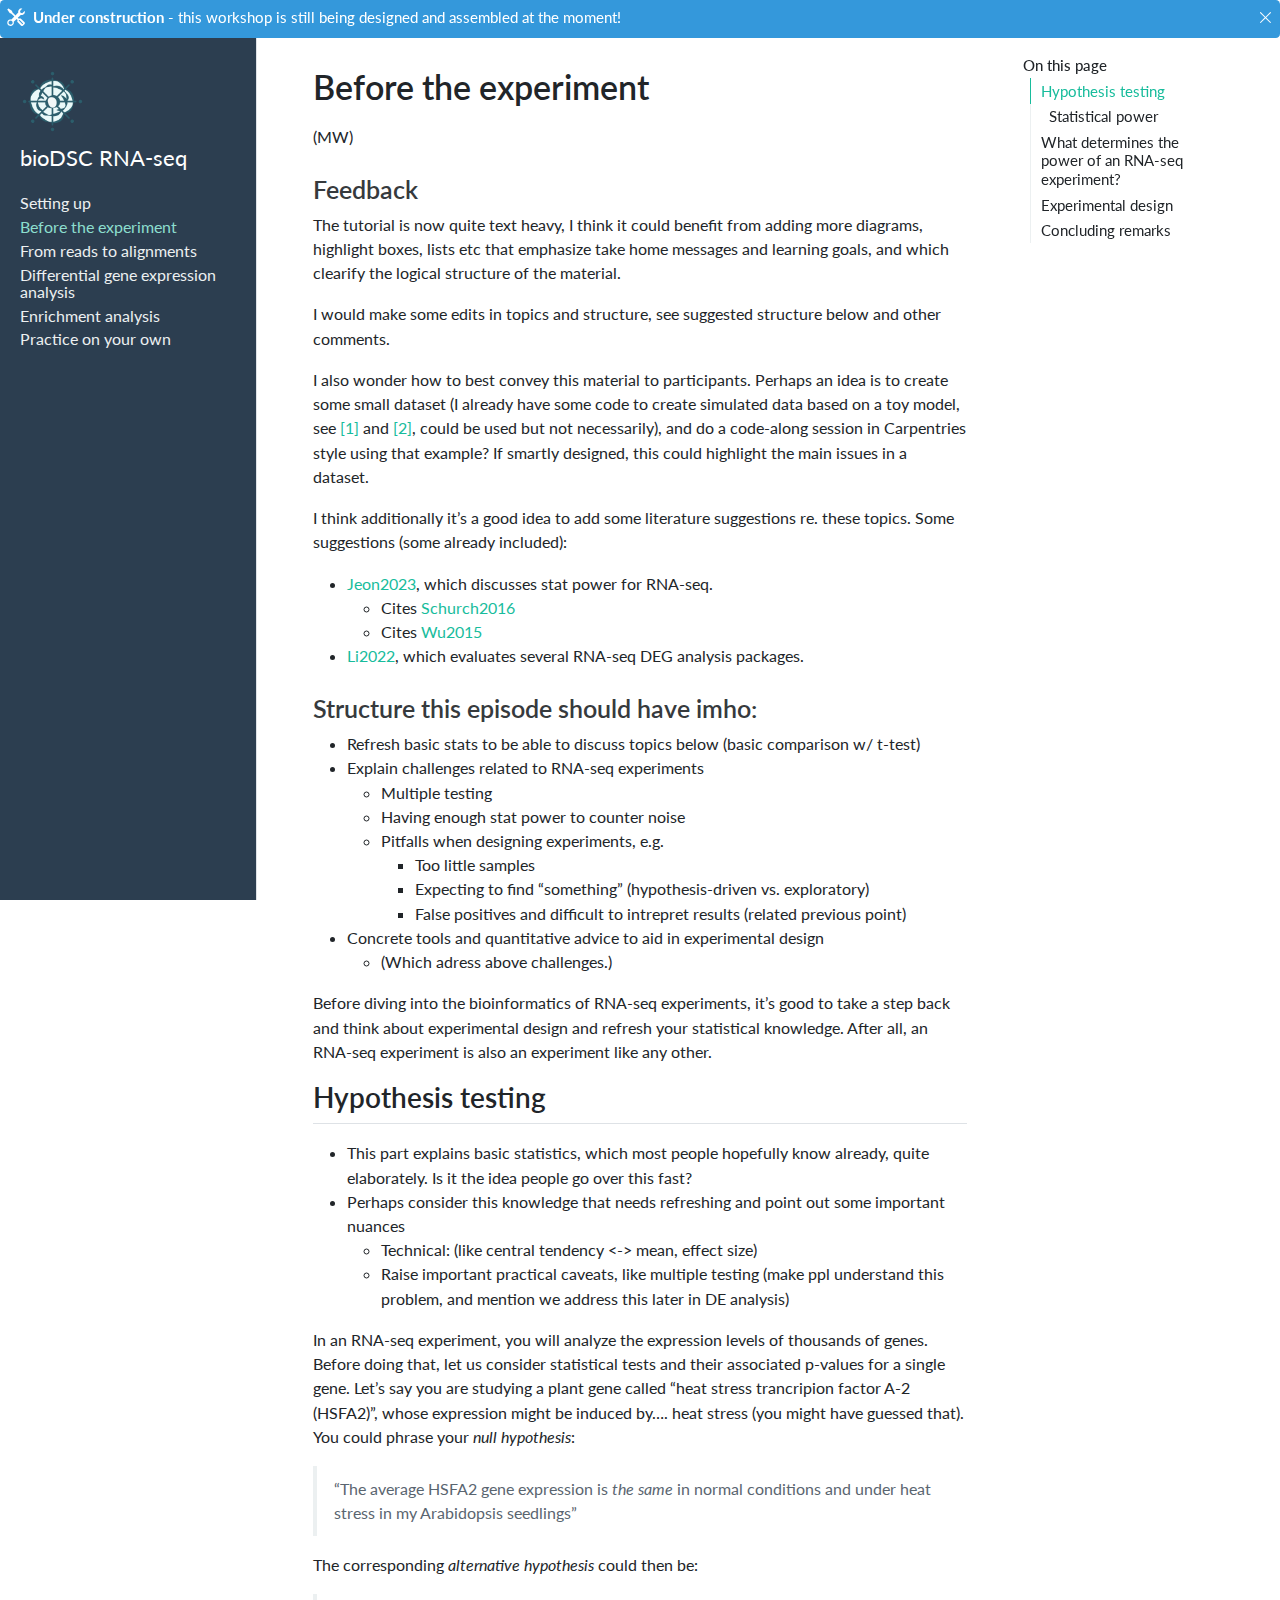
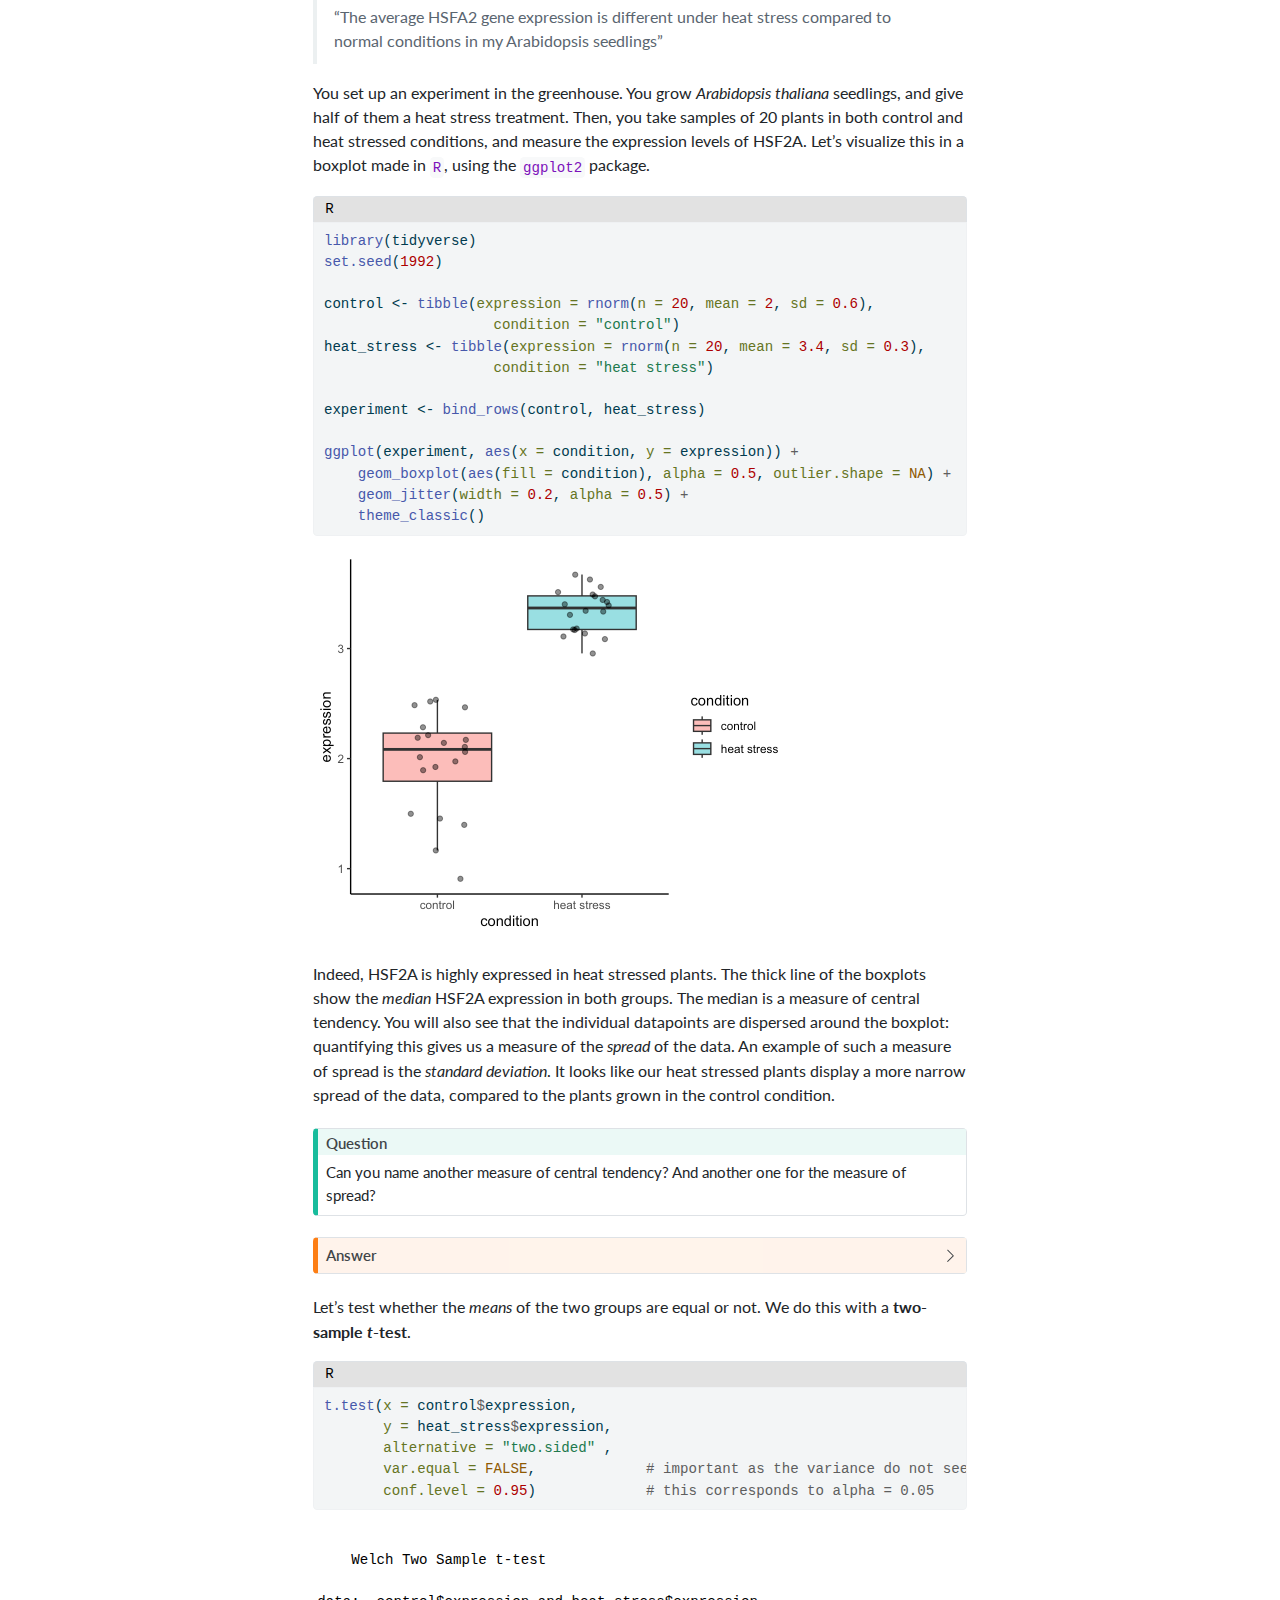
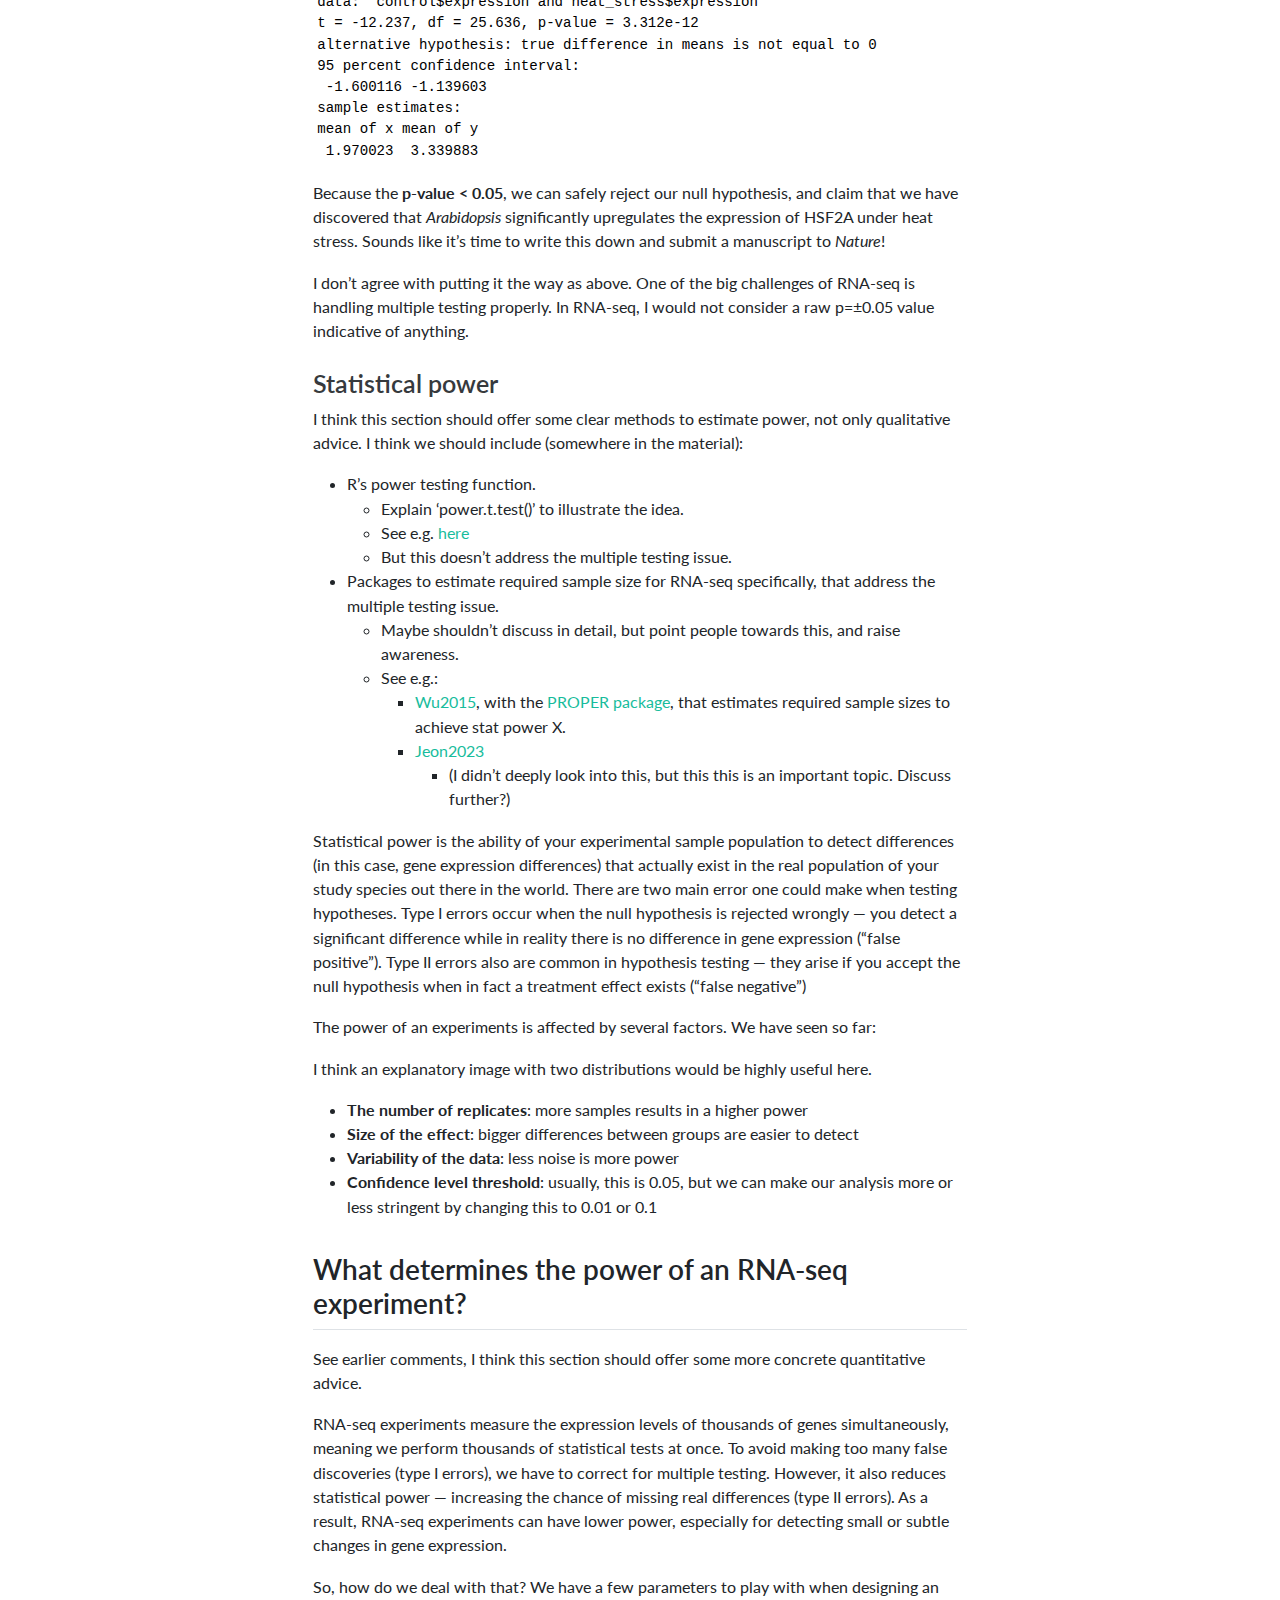
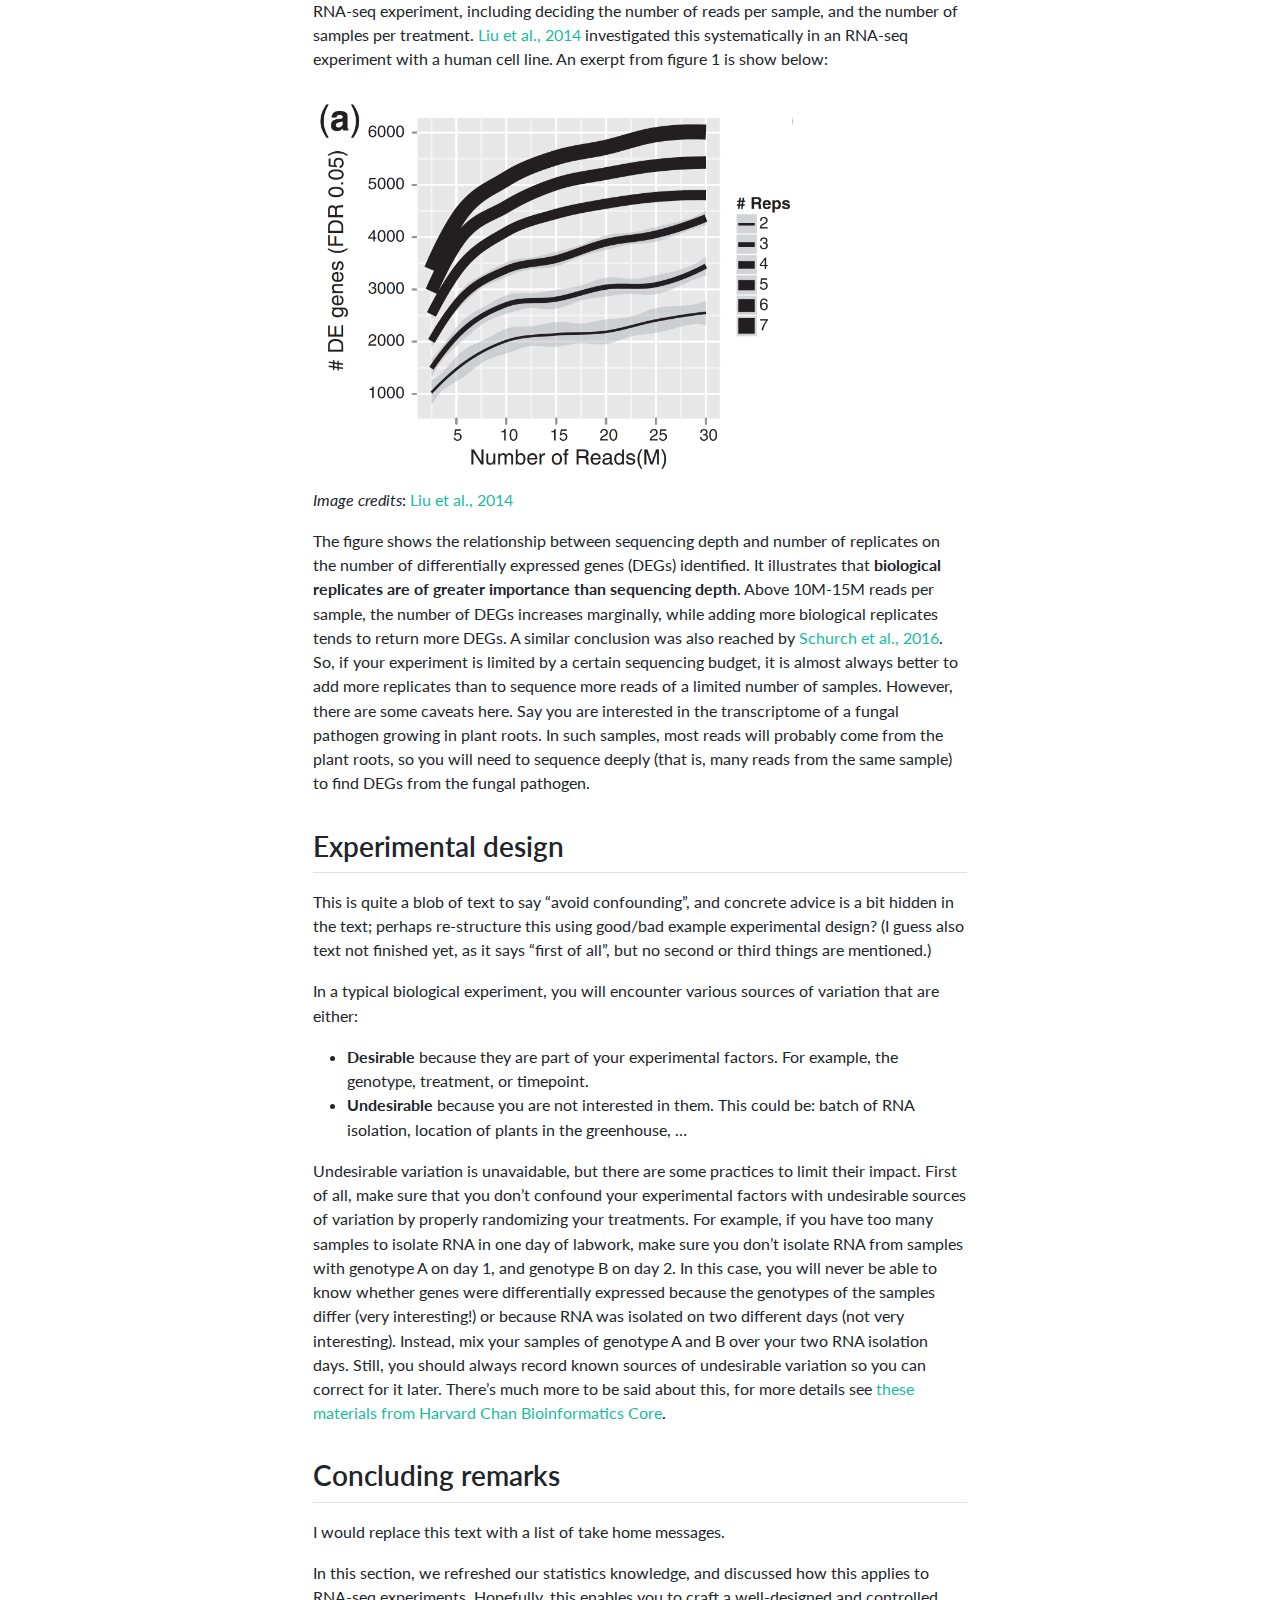
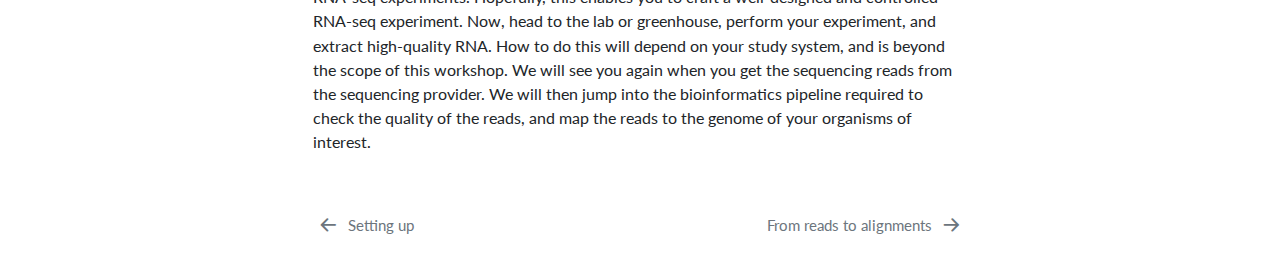
<file: episodes/02-experimental-considerations.html>
<!DOCTYPE html>
<html xmlns="http://www.w3.org/1999/xhtml" lang="en" xml:lang="en"><head>

<meta charset="utf-8">
<meta name="generator" content="quarto-1.6.33">

<meta name="viewport" content="width=device-width, initial-scale=1.0, user-scalable=yes">


<title>Before the experiment</title>
<style>
code{white-space: pre-wrap;}
span.smallcaps{font-variant: small-caps;}
div.columns{display: flex; gap: min(4vw, 1.5em);}
div.column{flex: auto; overflow-x: auto;}
div.hanging-indent{margin-left: 1.5em; text-indent: -1.5em;}
ul.task-list{list-style: none;}
ul.task-list li input[type="checkbox"] {
  width: 0.8em;
  margin: 0 0.8em 0.2em -1em; /* quarto-specific, see https://github.com/quarto-dev/quarto-cli/issues/4556 */ 
  vertical-align: middle;
}
/* CSS for syntax highlighting */
pre > code.sourceCode { white-space: pre; position: relative; }
pre > code.sourceCode > span { line-height: 1.25; }
pre > code.sourceCode > span:empty { height: 1.2em; }
.sourceCode { overflow: visible; }
code.sourceCode > span { color: inherit; text-decoration: inherit; }
div.sourceCode { margin: 1em 0; }
pre.sourceCode { margin: 0; }
@media screen {
div.sourceCode { overflow: auto; }
}
@media print {
pre > code.sourceCode { white-space: pre-wrap; }
pre > code.sourceCode > span { display: inline-block; text-indent: -5em; padding-left: 5em; }
}
pre.numberSource code
  { counter-reset: source-line 0; }
pre.numberSource code > span
  { position: relative; left: -4em; counter-increment: source-line; }
pre.numberSource code > span > a:first-child::before
  { content: counter(source-line);
    position: relative; left: -1em; text-align: right; vertical-align: baseline;
    border: none; display: inline-block;
    -webkit-touch-callout: none; -webkit-user-select: none;
    -khtml-user-select: none; -moz-user-select: none;
    -ms-user-select: none; user-select: none;
    padding: 0 4px; width: 4em;
  }
pre.numberSource { margin-left: 3em;  padding-left: 4px; }
div.sourceCode
  {   }
@media screen {
pre > code.sourceCode > span > a:first-child::before { text-decoration: underline; }
}
</style>


<script src="../site_libs/quarto-nav/quarto-nav.js"></script>
<script src="../site_libs/quarto-nav/headroom.min.js"></script>
<script src="../site_libs/clipboard/clipboard.min.js"></script>
<script src="../site_libs/quarto-search/autocomplete.umd.js"></script>
<script src="../site_libs/quarto-search/fuse.min.js"></script>
<script src="../site_libs/quarto-search/quarto-search.js"></script>
<meta name="quarto:offset" content="../">
<link href="../episodes/03-mapping-reads.html" rel="next">
<link href="../episodes/01-setup.html" rel="prev">
<link href="../images/bioDSC-without-dots-transparent.png" rel="icon" type="image/png">
<script src="../site_libs/quarto-html/quarto.js"></script>
<script src="../site_libs/quarto-html/popper.min.js"></script>
<script src="../site_libs/quarto-html/tippy.umd.min.js"></script>
<script src="../site_libs/quarto-html/anchor.min.js"></script>
<link href="../site_libs/quarto-html/tippy.css" rel="stylesheet">
<link href="../site_libs/quarto-html/quarto-syntax-highlighting-07ba0ad10f5680c660e360ac31d2f3b6.css" rel="stylesheet" id="quarto-text-highlighting-styles">
<script src="../site_libs/bootstrap/bootstrap.min.js"></script>
<link href="../site_libs/bootstrap/bootstrap-icons.css" rel="stylesheet">
<link href="../site_libs/bootstrap/bootstrap-b0b0d9a14c149cd49331999aacf7baac.min.css" rel="stylesheet" append-hash="true" id="quarto-bootstrap" data-mode="light">
<script id="quarto-search-options" type="application/json">{
  "location": "sidebar",
  "copy-button": false,
  "collapse-after": 3,
  "panel-placement": "start",
  "type": "textbox",
  "limit": 50,
  "keyboard-shortcut": [
    "f",
    "/",
    "s"
  ],
  "show-item-context": false,
  "language": {
    "search-no-results-text": "No results",
    "search-matching-documents-text": "matching documents",
    "search-copy-link-title": "Copy link to search",
    "search-hide-matches-text": "Hide additional matches",
    "search-more-match-text": "more match in this document",
    "search-more-matches-text": "more matches in this document",
    "search-clear-button-title": "Clear",
    "search-text-placeholder": "",
    "search-detached-cancel-button-title": "Cancel",
    "search-submit-button-title": "Submit",
    "search-label": "Search"
  }
}</script>


<link rel="stylesheet" href="../styles.css">
</head>

<body class="nav-sidebar docked">

<div id="quarto-search-results"></div>
  <header id="quarto-header" class="headroom fixed-top">
  <nav class="quarto-secondary-nav">
    <div class="container-fluid d-flex">
      <button type="button" class="quarto-btn-toggle btn" data-bs-toggle="collapse" role="button" data-bs-target=".quarto-sidebar-collapse-item" aria-controls="quarto-sidebar" aria-expanded="false" aria-label="Toggle sidebar navigation" onclick="if (window.quartoToggleHeadroom) { window.quartoToggleHeadroom(); }">
        <i class="bi bi-layout-text-sidebar-reverse"></i>
      </button>
        <nav class="quarto-page-breadcrumbs" aria-label="breadcrumb"><ol class="breadcrumb"><li class="breadcrumb-item"><a href="../episodes/02-experimental-considerations.html">Before the experiment</a></li></ol></nav>
        <a class="flex-grow-1" role="navigation" data-bs-toggle="collapse" data-bs-target=".quarto-sidebar-collapse-item" aria-controls="quarto-sidebar" aria-expanded="false" aria-label="Toggle sidebar navigation" onclick="if (window.quartoToggleHeadroom) { window.quartoToggleHeadroom(); }">      
        </a>
    </div>
  </nav>
  <div id="quarto-announcement" data-announcement-id="0b437132d8f9d16ca3b2831620bc9d1a" class="alert alert-info hidden"><i class="bi bi-tools quarto-announcement-icon"></i><div class="quarto-announcement-content">
<p><strong>Under construction</strong> - this workshop is still being designed and assembled at the moment!</p>
</div><i class="bi bi-x-lg quarto-announcement-action"></i></div>
</header>
<!-- content -->
<div id="quarto-content" class="quarto-container page-columns page-rows-contents page-layout-article">
<!-- sidebar -->
  <nav id="quarto-sidebar" class="sidebar collapse collapse-horizontal quarto-sidebar-collapse-item sidebar-navigation docked overflow-auto">
    <div class="pt-lg-2 mt-2 text-left sidebar-header sidebar-header-stacked">
      <a href="../index.html" class="sidebar-logo-link">
      <img src="../images/bioDSC-without-dots-transparent.png" alt="" class="sidebar-logo py-0 d-lg-inline d-none">
      </a>
    <div class="sidebar-title mb-0 py-0">
      <a href="../">bioDSC RNA-seq</a> 
    </div>
      </div>
    <div class="sidebar-menu-container"> 
    <ul class="list-unstyled mt-1">
        <li class="sidebar-item">
  <div class="sidebar-item-container"> 
  <a href="../episodes/01-setup.html" class="sidebar-item-text sidebar-link">
 <span class="menu-text">Setting up</span></a>
  </div>
</li>
        <li class="sidebar-item">
  <div class="sidebar-item-container"> 
  <a href="../episodes/02-experimental-considerations.html" class="sidebar-item-text sidebar-link active">
 <span class="menu-text">Before the experiment</span></a>
  </div>
</li>
        <li class="sidebar-item">
  <div class="sidebar-item-container"> 
  <a href="../episodes/03-mapping-reads.html" class="sidebar-item-text sidebar-link">
 <span class="menu-text">From reads to alignments</span></a>
  </div>
</li>
        <li class="sidebar-item">
  <div class="sidebar-item-container"> 
  <a href="../episodes/04-differential-gene-expression.html" class="sidebar-item-text sidebar-link">
 <span class="menu-text">Differential gene expression analysis</span></a>
  </div>
</li>
        <li class="sidebar-item">
  <div class="sidebar-item-container"> 
  <a href="../episodes/05-pathway-enrichment.html" class="sidebar-item-text sidebar-link">
 <span class="menu-text">Enrichment analysis</span></a>
  </div>
</li>
        <li class="sidebar-item">
  <div class="sidebar-item-container"> 
  <a href="../episodes/06-practice-more.html" class="sidebar-item-text sidebar-link">
 <span class="menu-text">Practice on your own</span></a>
  </div>
</li>
    </ul>
    </div>
</nav>
<div id="quarto-sidebar-glass" class="quarto-sidebar-collapse-item" data-bs-toggle="collapse" data-bs-target=".quarto-sidebar-collapse-item"></div>
<!-- margin-sidebar -->
    <div id="quarto-margin-sidebar" class="sidebar margin-sidebar">
        <nav id="TOC" role="doc-toc" class="toc-active">
    <h2 id="toc-title">On this page</h2>
   
  <ul>
  <li><a href="#hypothesis-testing" id="toc-hypothesis-testing" class="nav-link active" data-scroll-target="#hypothesis-testing">Hypothesis testing</a>
  <ul class="collapse">
  <li><a href="#statistical-power" id="toc-statistical-power" class="nav-link" data-scroll-target="#statistical-power">Statistical power</a></li>
  </ul></li>
  <li><a href="#what-determines-the-power-of-an-rna-seq-experiment" id="toc-what-determines-the-power-of-an-rna-seq-experiment" class="nav-link" data-scroll-target="#what-determines-the-power-of-an-rna-seq-experiment">What determines the power of an RNA-seq experiment?</a></li>
  <li><a href="#experimental-design" id="toc-experimental-design" class="nav-link" data-scroll-target="#experimental-design">Experimental design</a></li>
  <li><a href="#concluding-remarks" id="toc-concluding-remarks" class="nav-link" data-scroll-target="#concluding-remarks">Concluding remarks</a></li>
  </ul>
</nav>
    </div>
<!-- main -->
<main class="content" id="quarto-document-content">

<header id="title-block-header" class="quarto-title-block default">
<div class="quarto-title">
<h1 class="title">Before the experiment</h1>
</div>



<div class="quarto-title-meta">

    
  
    
  </div>
  


</header>


<div class="mwadd">
<p>(MW)</p>
<section id="feedback" class="level3">
<h3 class="anchored" data-anchor-id="feedback">Feedback</h3>
<p>The tutorial is now quite text heavy, I think it could benefit from adding more diagrams, highlight boxes, lists etc that emphasize take home messages and learning goals, and which clearify the logical structure of the material.</p>
<p>I would make some edits in topics and structure, see suggested structure below and other comments.</p>
<p>I also wonder how to best convey this material to participants. Perhaps an idea is to create some small dataset (I already have some code to create simulated data based on a toy model, see <a href="https://github.com/Jintram/2025-08_RNA-seq-basics/blob/main/simulated_data.R">[1]</a> and <a href="https://github.com/Jintram/2025-08_RNA-seq-basics/blob/main/DESeq2_simulatedData.R">[2]</a>, could be used but not necessarily), and do a code-along session in Carpentries style using that example? If smartly designed, this could highlight the main issues in a dataset.</p>
<p>I think additionally it’s a good idea to add some literature suggestions re. these topics. Some suggestions (some already included):</p>
<ul>
<li><a href="https://doi.org/10.3390/biom13020221">Jeon2023</a>, which discusses stat power for RNA-seq.
<ul>
<li>Cites <a href="http://doi.org/10.1261/rna.053959.115">Schurch2016</a></li>
<li>Cites <a href="https://doi.org/10.1093/bioinformatics/btu640">Wu2015</a></li>
</ul></li>
<li><a href="http://doi.org/10.1371/journal.pone.0264246">Li2022</a>, which evaluates several RNA-seq DEG analysis packages.</li>
</ul>
</section>
<section id="structure-this-episode-should-have-imho" class="level3">
<h3 class="anchored" data-anchor-id="structure-this-episode-should-have-imho">Structure this episode should have imho:</h3>
<ul>
<li>Refresh basic stats to be able to discuss topics below (basic comparison w/ t-test)</li>
<li>Explain challenges related to RNA-seq experiments
<ul>
<li>Multiple testing</li>
<li>Having enough stat power to counter noise</li>
<li>Pitfalls when designing experiments, e.g.&nbsp;
<ul>
<li>Too little samples</li>
<li>Expecting to find “something” (hypothesis-driven vs.&nbsp;exploratory)</li>
<li>False positives and difficult to intrepret results (related previous point)</li>
</ul></li>
</ul></li>
<li>Concrete tools and quantitative advice to aid in experimental design
<ul>
<li>(Which adress above challenges.)</li>
</ul></li>
</ul>
</section>
</div>
<p>Before diving into the bioinformatics of RNA-seq experiments, it’s good to take a step back and think about experimental design and refresh your statistical knowledge. After all, an RNA-seq experiment is also an experiment like any other.</p>
<section id="hypothesis-testing" class="level2">
<h2 class="anchored" data-anchor-id="hypothesis-testing">Hypothesis testing</h2>
<div class="mwadd">
<ul>
<li>This part explains basic statistics, which most people hopefully know already, quite elaborately. Is it the idea people go over this fast?</li>
<li>Perhaps consider this knowledge that needs refreshing and point out some important nuances
<ul>
<li>Technical: (like central tendency &lt;-&gt; mean, effect size)</li>
<li>Raise important practical caveats, like multiple testing (make ppl understand this problem, and mention we address this later in DE analysis)</li>
</ul></li>
</ul>
</div>
<p>In an RNA-seq experiment, you will analyze the expression levels of thousands of genes. Before doing that, let us consider statistical tests and their associated p-values for a single gene. Let’s say you are studying a plant gene called “heat stress trancripion factor A-2 (HSFA2)”, whose expression might be induced by…. heat stress (you might have guessed that). You could phrase your <em>null hypothesis</em>:</p>
<blockquote class="blockquote">
<p>“The average HSFA2 gene expression is <em>the same</em> in normal conditions and under heat stress in my Arabidopsis seedlings”</p>
</blockquote>
<p>The corresponding <em>alternative hypothesis</em> could then be:</p>
<blockquote class="blockquote">
<p>“The average HSFA2 gene expression is different under heat stress compared to normal conditions in my Arabidopsis seedlings”</p>
</blockquote>
<p>You set up an experiment in the greenhouse. You grow <em>Arabidopsis thaliana</em> seedlings, and give half of them a heat stress treatment. Then, you take samples of 20 plants in both control and heat stressed conditions, and measure the expression levels of HSF2A. Let’s visualize this in a boxplot made in <code>R</code>, using the <code>ggplot2</code> package.</p>
<div class="cell">
<div class="code-with-filename">
<div class="code-with-filename-file">
<pre><strong>R</strong></pre>
</div>
<div class="sourceCode cell-code" id="cb1"><pre class="sourceCode r code-with-copy"><code class="sourceCode r"><span id="cb1-1"><a href="#cb1-1" aria-hidden="true" tabindex="-1"></a><span class="fu">library</span>(tidyverse)</span>
<span id="cb1-2"><a href="#cb1-2" aria-hidden="true" tabindex="-1"></a><span class="fu">set.seed</span>(<span class="dv">1992</span>)</span>
<span id="cb1-3"><a href="#cb1-3" aria-hidden="true" tabindex="-1"></a></span>
<span id="cb1-4"><a href="#cb1-4" aria-hidden="true" tabindex="-1"></a>control <span class="ot">&lt;-</span> <span class="fu">tibble</span>(<span class="at">expression =</span> <span class="fu">rnorm</span>(<span class="at">n =</span> <span class="dv">20</span>, <span class="at">mean =</span> <span class="dv">2</span>, <span class="at">sd =</span> <span class="fl">0.6</span>), </span>
<span id="cb1-5"><a href="#cb1-5" aria-hidden="true" tabindex="-1"></a>                    <span class="at">condition =</span> <span class="st">"control"</span>)</span>
<span id="cb1-6"><a href="#cb1-6" aria-hidden="true" tabindex="-1"></a>heat_stress <span class="ot">&lt;-</span> <span class="fu">tibble</span>(<span class="at">expression =</span> <span class="fu">rnorm</span>(<span class="at">n =</span> <span class="dv">20</span>, <span class="at">mean =</span> <span class="fl">3.4</span>, <span class="at">sd =</span> <span class="fl">0.3</span>),</span>
<span id="cb1-7"><a href="#cb1-7" aria-hidden="true" tabindex="-1"></a>                    <span class="at">condition =</span> <span class="st">"heat stress"</span>) </span>
<span id="cb1-8"><a href="#cb1-8" aria-hidden="true" tabindex="-1"></a>                         </span>
<span id="cb1-9"><a href="#cb1-9" aria-hidden="true" tabindex="-1"></a>experiment <span class="ot">&lt;-</span> <span class="fu">bind_rows</span>(control, heat_stress)</span>
<span id="cb1-10"><a href="#cb1-10" aria-hidden="true" tabindex="-1"></a></span>
<span id="cb1-11"><a href="#cb1-11" aria-hidden="true" tabindex="-1"></a><span class="fu">ggplot</span>(experiment, <span class="fu">aes</span>(<span class="at">x =</span> condition, <span class="at">y =</span> expression)) <span class="sc">+</span> </span>
<span id="cb1-12"><a href="#cb1-12" aria-hidden="true" tabindex="-1"></a>    <span class="fu">geom_boxplot</span>(<span class="fu">aes</span>(<span class="at">fill =</span> condition), <span class="at">alpha =</span> <span class="fl">0.5</span>, <span class="at">outlier.shape =</span> <span class="cn">NA</span>) <span class="sc">+</span></span>
<span id="cb1-13"><a href="#cb1-13" aria-hidden="true" tabindex="-1"></a>    <span class="fu">geom_jitter</span>(<span class="at">width =</span> <span class="fl">0.2</span>, <span class="at">alpha =</span> <span class="fl">0.5</span>) <span class="sc">+</span></span>
<span id="cb1-14"><a href="#cb1-14" aria-hidden="true" tabindex="-1"></a>    <span class="fu">theme_classic</span>()</span></code><button title="Copy to Clipboard" class="code-copy-button"><i class="bi"></i></button></pre></div>
</div>
<div class="cell-output-display">
<div>
<figure class="figure">
<p><img src="02-experimental-considerations_files/figure-html/unnamed-chunk-1-1.png" class="img-fluid figure-img" width="480"></p>
</figure>
</div>
</div>
</div>
<p>Indeed, HSF2A is highly expressed in heat stressed plants. The thick line of the boxplots show the <em>median</em> HSF2A expression in both groups. The median is a measure of central tendency. You will also see that the individual datapoints are dispersed around the boxplot: quantifying this gives us a measure of the <em>spread</em> of the data. An example of such a measure of spread is the <em>standard deviation</em>. It looks like our heat stressed plants display a more narrow spread of the data, compared to the plants grown in the control condition.</p>
<div class="callout callout-style-default callout-tip no-icon callout-titled" title="Question">
<div class="callout-header d-flex align-content-center">
<div class="callout-icon-container">
<i class="callout-icon no-icon"></i>
</div>
<div class="callout-title-container flex-fill">
Question
</div>
</div>
<div class="callout-body-container callout-body">
<p>Can you name another measure of central tendency? And another one for the measure of spread?</p>
</div>
</div>
<div class="callout callout-style-default callout-caution no-icon callout-titled" title="Answer">
<div class="callout-header d-flex align-content-center" data-bs-toggle="collapse" data-bs-target=".callout-2-contents" aria-controls="callout-2" aria-expanded="false" aria-label="Toggle callout">
<div class="callout-icon-container">
<i class="callout-icon no-icon"></i>
</div>
<div class="callout-title-container flex-fill">
Answer
</div>
<div class="callout-btn-toggle d-inline-block border-0 py-1 ps-1 pe-0 float-end"><i class="callout-toggle"></i></div>
</div>
<div id="callout-2" class="callout-2-contents callout-collapse collapse">
<div class="callout-body-container callout-body">
<p>Another often used measure of central tendency would be the <em>mean</em>. As for the measure of spread, the variance (square of the standard deviation) or the standard error (standard deviation divided by the square root of the number of observations) are often used.</p>
</div>
</div>
</div>
<p>Let’s test whether the <em>means</em> of the two groups are equal or not. We do this with a <strong>two-sample <em>t</em>-test</strong>.</p>
<div class="cell">
<div class="code-with-filename">
<div class="code-with-filename-file">
<pre><strong>R</strong></pre>
</div>
<div class="sourceCode cell-code" id="cb2"><pre class="sourceCode r code-with-copy"><code class="sourceCode r"><span id="cb2-1"><a href="#cb2-1" aria-hidden="true" tabindex="-1"></a><span class="fu">t.test</span>(<span class="at">x =</span> control<span class="sc">$</span>expression,</span>
<span id="cb2-2"><a href="#cb2-2" aria-hidden="true" tabindex="-1"></a>       <span class="at">y =</span> heat_stress<span class="sc">$</span>expression,</span>
<span id="cb2-3"><a href="#cb2-3" aria-hidden="true" tabindex="-1"></a>       <span class="at">alternative =</span> <span class="st">"two.sided"</span> ,      </span>
<span id="cb2-4"><a href="#cb2-4" aria-hidden="true" tabindex="-1"></a>       <span class="at">var.equal =</span> <span class="cn">FALSE</span>,             <span class="co"># important as the variance do not seem equal</span></span>
<span id="cb2-5"><a href="#cb2-5" aria-hidden="true" tabindex="-1"></a>       <span class="at">conf.level =</span> <span class="fl">0.95</span>)             <span class="co"># this corresponds to alpha = 0.05 </span></span></code><button title="Copy to Clipboard" class="code-copy-button"><i class="bi"></i></button></pre></div>
</div>
<div class="cell-output cell-output-stdout">
<pre><code>
    Welch Two Sample t-test

data:  control$expression and heat_stress$expression
t = -12.237, df = 25.636, p-value = 3.312e-12
alternative hypothesis: true difference in means is not equal to 0
95 percent confidence interval:
 -1.600116 -1.139603
sample estimates:
mean of x mean of y 
 1.970023  3.339883 </code></pre>
</div>
</div>
<p>Because the <strong>p-value &lt; 0.05</strong>, we can safely reject our null hypothesis, and claim that we have discovered that <em>Arabidopsis</em> significantly upregulates the expression of HSF2A under heat stress. Sounds like it’s time to write this down and submit a manuscript to <em>Nature</em>!</p>
<p><mwadd>I don’t agree with putting it the way as above. One of the big challenges of RNA-seq is handling multiple testing properly. In RNA-seq, I would not consider a raw p=±0.05 value indicative of anything.</mwadd></p>
<section id="statistical-power" class="level3">
<h3 class="anchored" data-anchor-id="statistical-power">Statistical power</h3>
<div class="mwadd">
<p>I think this section should offer some clear methods to estimate power, not only qualitative advice. I think we should include (somewhere in the material):</p>
<ul>
<li>R’s power testing function.
<ul>
<li>Explain ‘power.t.test()’ to illustrate the idea.</li>
<li>See e.g.&nbsp;<a href="https://github.com/Jintram/2025-08_RNA-seq-basics/blob/main/power-testing.R">here</a></li>
<li>But this doesn’t address the multiple testing issue.</li>
</ul></li>
<li>Packages to estimate required sample size for RNA-seq specifically, that address the multiple testing issue.
<ul>
<li>Maybe shouldn’t discuss in detail, but point people towards this, and raise awareness.</li>
<li>See e.g.:
<ul>
<li><a href="https://doi.org/10.1093/bioinformatics/btu640">Wu2015</a>, with the <a href="https://www.bioconductor.org/packages/devel/bioc/vignettes/PROPER/inst/doc/PROPER.pdf">PROPER package</a>, that estimates required sample sizes to achieve stat power X.</li>
<li><a href="https://doi.org/10.3390/biom13020221">Jeon2023</a>
<ul>
<li>(I didn’t deeply look into this, but this this is an important topic. Discuss further?)</li>
</ul></li>
</ul></li>
</ul></li>
</ul>
</div>
<p>Statistical power is the ability of your experimental sample population to detect differences (in this case, gene expression differences) that actually exist in the real population of your study species out there in the world. There are two main error one could make when testing hypotheses. Type I errors occur when the null hypothesis is rejected wrongly — you detect a significant difference while in reality there is no difference in gene expression (“false positive”). Type II errors also are common in hypothesis testing — they arise if you accept the null hypothesis when in fact a treatment effect exists (“false negative”)</p>
<p>The power of an experiments is affected by several factors. We have seen so far:</p>
<p><mwadd>I think an explanatory image with two distributions would be highly useful here.</mwadd></p>
<ul>
<li><strong>The number of replicates</strong>: more samples results in a higher power</li>
<li><strong>Size of the effect</strong>: bigger differences between groups are easier to detect</li>
<li><strong>Variability of the data</strong>: less noise is more power</li>
<li><strong>Confidence level threshold</strong>: usually, this is 0.05, but we can make our analysis more or less stringent by changing this to 0.01 or 0.1</li>
</ul>
</section>
</section>
<section id="what-determines-the-power-of-an-rna-seq-experiment" class="level2">
<h2 class="anchored" data-anchor-id="what-determines-the-power-of-an-rna-seq-experiment">What determines the power of an RNA-seq experiment?</h2>
<p><mwadd>See earlier comments, I think this section should offer some more concrete quantitative advice.</mwadd></p>
<p>RNA-seq experiments measure the expression levels of thousands of genes simultaneously, meaning we perform thousands of statistical tests at once. To avoid making too many false discoveries (type I errors), we have to correct for multiple testing. However, it also reduces statistical power — increasing the chance of missing real differences (type II errors). As a result, RNA-seq experiments can have lower power, especially for detecting small or subtle changes in gene expression.</p>
<p>So, how do we deal with that? We have a few parameters to play with when designing an RNA-seq experiment, including deciding the number of reads per sample, and the number of samples per treatment. <a href="https://academic.oup.com/bioinformatics/article/30/3/301/228651">Liu et al., 2014</a> investigated this systematically in an RNA-seq experiment with a human cell line. An exerpt from figure 1 is show below:</p>
<p><img src="../images/02-de-replicates-2.png" class="img-fluid" style="width:5in"></p>
<p><em>Image credits</em>: <a href="https://academic.oup.com/bioinformatics/article/30/3/301/228651">Liu et al., 2014</a></p>
<p>The figure shows the relationship between sequencing depth and number of replicates on the number of differentially expressed genes (DEGs) identified. It illustrates that <strong>biological replicates are of greater importance than sequencing depth</strong>. Above 10M-15M reads per sample, the number of DEGs increases marginally, while adding more biological replicates tends to return more DEGs. A similar conclusion was also reached by <a href="https://pmc.ncbi.nlm.nih.gov/articles/PMC4878611/">Schurch et al., 2016</a>. So, if your experiment is limited by a certain sequencing budget, it is almost always better to add more replicates than to sequence more reads of a limited number of samples. However, there are some caveats here. Say you are interested in the transcriptome of a fungal pathogen growing in plant roots. In such samples, most reads will probably come from the plant roots, so you will need to sequence deeply (that is, many reads from the same sample) to find DEGs from the fungal pathogen.</p>
</section>
<section id="experimental-design" class="level2">
<h2 class="anchored" data-anchor-id="experimental-design">Experimental design</h2>
<p><mwadd>This is quite a blob of text to say “avoid confounding”, and concrete advice is a bit hidden in the text; perhaps re-structure this using good/bad example experimental design? (I guess also text not finished yet, as it says “first of all”, but no second or third things are mentioned.)</mwadd></p>
<p>In a typical biological experiment, you will encounter various sources of variation that are either:</p>
<ul>
<li><strong>Desirable</strong> because they are part of your experimental factors. For example, the genotype, treatment, or timepoint.</li>
<li><strong>Undesirable</strong> because you are not interested in them. This could be: batch of RNA isolation, location of plants in the greenhouse, …</li>
</ul>
<p>Undesirable variation is unavaidable, but there are some practices to limit their impact. First of all, make sure that you don’t confound your experimental factors with undesirable sources of variation by properly randomizing your treatments. For example, if you have too many samples to isolate RNA in one day of labwork, make sure you don’t isolate RNA from samples with genotype A on day 1, and genotype B on day 2. In this case, you will never be able to know whether genes were differentially expressed because the genotypes of the samples differ (very interesting!) or because RNA was isolated on two different days (not very interesting). Instead, mix your samples of genotype A and B over your two RNA isolation days. Still, you should always record known sources of undesirable variation so you can correct for it later. There’s much more to be said about this, for more details see <a href="https://hbctraining.github.io/Intro-to-rnaseq-fasrc-salmon-flipped/lessons/02_experimental_planning_considerations.html">these materials from Harvard Chan Bioinformatics Core</a>.</p>
</section>
<section id="concluding-remarks" class="level2">
<h2 class="anchored" data-anchor-id="concluding-remarks">Concluding remarks</h2>
<p><mwadd>I would replace this text with a list of take home messages.</mwadd></p>
<p>In this section, we refreshed our statistics knowledge, and discussed how this applies to RNA-seq experiments. Hopefully, this enables you to craft a well-designed and controlled RNA-seq experiment. Now, head to the lab or greenhouse, perform your experiment, and extract high-quality RNA. How to do this will depend on your study system, and is beyond the scope of this workshop. We will see you again when you get the sequencing reads from the sequencing provider. We will then jump into the bioinformatics pipeline required to check the quality of the reads, and map the reads to the genome of your organisms of interest.</p>


</section>

</main> <!-- /main -->
<script id="quarto-html-after-body" type="application/javascript">
window.document.addEventListener("DOMContentLoaded", function (event) {
  const toggleBodyColorMode = (bsSheetEl) => {
    const mode = bsSheetEl.getAttribute("data-mode");
    const bodyEl = window.document.querySelector("body");
    if (mode === "dark") {
      bodyEl.classList.add("quarto-dark");
      bodyEl.classList.remove("quarto-light");
    } else {
      bodyEl.classList.add("quarto-light");
      bodyEl.classList.remove("quarto-dark");
    }
  }
  const toggleBodyColorPrimary = () => {
    const bsSheetEl = window.document.querySelector("link#quarto-bootstrap");
    if (bsSheetEl) {
      toggleBodyColorMode(bsSheetEl);
    }
  }
  toggleBodyColorPrimary();  
  const icon = "";
  const anchorJS = new window.AnchorJS();
  anchorJS.options = {
    placement: 'right',
    icon: icon
  };
  anchorJS.add('.anchored');
  const isCodeAnnotation = (el) => {
    for (const clz of el.classList) {
      if (clz.startsWith('code-annotation-')) {                     
        return true;
      }
    }
    return false;
  }
  const onCopySuccess = function(e) {
    // button target
    const button = e.trigger;
    // don't keep focus
    button.blur();
    // flash "checked"
    button.classList.add('code-copy-button-checked');
    var currentTitle = button.getAttribute("title");
    button.setAttribute("title", "Copied!");
    let tooltip;
    if (window.bootstrap) {
      button.setAttribute("data-bs-toggle", "tooltip");
      button.setAttribute("data-bs-placement", "left");
      button.setAttribute("data-bs-title", "Copied!");
      tooltip = new bootstrap.Tooltip(button, 
        { trigger: "manual", 
          customClass: "code-copy-button-tooltip",
          offset: [0, -8]});
      tooltip.show();    
    }
    setTimeout(function() {
      if (tooltip) {
        tooltip.hide();
        button.removeAttribute("data-bs-title");
        button.removeAttribute("data-bs-toggle");
        button.removeAttribute("data-bs-placement");
      }
      button.setAttribute("title", currentTitle);
      button.classList.remove('code-copy-button-checked');
    }, 1000);
    // clear code selection
    e.clearSelection();
  }
  const getTextToCopy = function(trigger) {
      const codeEl = trigger.previousElementSibling.cloneNode(true);
      for (const childEl of codeEl.children) {
        if (isCodeAnnotation(childEl)) {
          childEl.remove();
        }
      }
      return codeEl.innerText;
  }
  const clipboard = new window.ClipboardJS('.code-copy-button:not([data-in-quarto-modal])', {
    text: getTextToCopy
  });
  clipboard.on('success', onCopySuccess);
  if (window.document.getElementById('quarto-embedded-source-code-modal')) {
    // For code content inside modals, clipBoardJS needs to be initialized with a container option
    // TODO: Check when it could be a function (https://github.com/zenorocha/clipboard.js/issues/860)
    const clipboardModal = new window.ClipboardJS('.code-copy-button[data-in-quarto-modal]', {
      text: getTextToCopy,
      container: window.document.getElementById('quarto-embedded-source-code-modal')
    });
    clipboardModal.on('success', onCopySuccess);
  }
    var localhostRegex = new RegExp(/^(?:http|https):\/\/localhost\:?[0-9]*\//);
    var mailtoRegex = new RegExp(/^mailto:/);
      var filterRegex = new RegExp("index\.qmd");
    var isInternal = (href) => {
        return filterRegex.test(href) || localhostRegex.test(href) || mailtoRegex.test(href);
    }
    // Inspect non-navigation links and adorn them if external
 	var links = window.document.querySelectorAll('a[href]:not(.nav-link):not(.navbar-brand):not(.toc-action):not(.sidebar-link):not(.sidebar-item-toggle):not(.pagination-link):not(.no-external):not([aria-hidden]):not(.dropdown-item):not(.quarto-navigation-tool):not(.about-link)');
    for (var i=0; i<links.length; i++) {
      const link = links[i];
      if (!isInternal(link.href)) {
        // undo the damage that might have been done by quarto-nav.js in the case of
        // links that we want to consider external
        if (link.dataset.originalHref !== undefined) {
          link.href = link.dataset.originalHref;
        }
      }
    }
  function tippyHover(el, contentFn, onTriggerFn, onUntriggerFn) {
    const config = {
      allowHTML: true,
      maxWidth: 500,
      delay: 100,
      arrow: false,
      appendTo: function(el) {
          return el.parentElement;
      },
      interactive: true,
      interactiveBorder: 10,
      theme: 'quarto',
      placement: 'bottom-start',
    };
    if (contentFn) {
      config.content = contentFn;
    }
    if (onTriggerFn) {
      config.onTrigger = onTriggerFn;
    }
    if (onUntriggerFn) {
      config.onUntrigger = onUntriggerFn;
    }
    window.tippy(el, config); 
  }
  const noterefs = window.document.querySelectorAll('a[role="doc-noteref"]');
  for (var i=0; i<noterefs.length; i++) {
    const ref = noterefs[i];
    tippyHover(ref, function() {
      // use id or data attribute instead here
      let href = ref.getAttribute('data-footnote-href') || ref.getAttribute('href');
      try { href = new URL(href).hash; } catch {}
      const id = href.replace(/^#\/?/, "");
      const note = window.document.getElementById(id);
      if (note) {
        return note.innerHTML;
      } else {
        return "";
      }
    });
  }
  const xrefs = window.document.querySelectorAll('a.quarto-xref');
  const processXRef = (id, note) => {
    // Strip column container classes
    const stripColumnClz = (el) => {
      el.classList.remove("page-full", "page-columns");
      if (el.children) {
        for (const child of el.children) {
          stripColumnClz(child);
        }
      }
    }
    stripColumnClz(note)
    if (id === null || id.startsWith('sec-')) {
      // Special case sections, only their first couple elements
      const container = document.createElement("div");
      if (note.children && note.children.length > 2) {
        container.appendChild(note.children[0].cloneNode(true));
        for (let i = 1; i < note.children.length; i++) {
          const child = note.children[i];
          if (child.tagName === "P" && child.innerText === "") {
            continue;
          } else {
            container.appendChild(child.cloneNode(true));
            break;
          }
        }
        if (window.Quarto?.typesetMath) {
          window.Quarto.typesetMath(container);
        }
        return container.innerHTML
      } else {
        if (window.Quarto?.typesetMath) {
          window.Quarto.typesetMath(note);
        }
        return note.innerHTML;
      }
    } else {
      // Remove any anchor links if they are present
      const anchorLink = note.querySelector('a.anchorjs-link');
      if (anchorLink) {
        anchorLink.remove();
      }
      if (window.Quarto?.typesetMath) {
        window.Quarto.typesetMath(note);
      }
      // TODO in 1.5, we should make sure this works without a callout special case
      if (note.classList.contains("callout")) {
        return note.outerHTML;
      } else {
        return note.innerHTML;
      }
    }
  }
  for (var i=0; i<xrefs.length; i++) {
    const xref = xrefs[i];
    tippyHover(xref, undefined, function(instance) {
      instance.disable();
      let url = xref.getAttribute('href');
      let hash = undefined; 
      if (url.startsWith('#')) {
        hash = url;
      } else {
        try { hash = new URL(url).hash; } catch {}
      }
      if (hash) {
        const id = hash.replace(/^#\/?/, "");
        const note = window.document.getElementById(id);
        if (note !== null) {
          try {
            const html = processXRef(id, note.cloneNode(true));
            instance.setContent(html);
          } finally {
            instance.enable();
            instance.show();
          }
        } else {
          // See if we can fetch this
          fetch(url.split('#')[0])
          .then(res => res.text())
          .then(html => {
            const parser = new DOMParser();
            const htmlDoc = parser.parseFromString(html, "text/html");
            const note = htmlDoc.getElementById(id);
            if (note !== null) {
              const html = processXRef(id, note);
              instance.setContent(html);
            } 
          }).finally(() => {
            instance.enable();
            instance.show();
          });
        }
      } else {
        // See if we can fetch a full url (with no hash to target)
        // This is a special case and we should probably do some content thinning / targeting
        fetch(url)
        .then(res => res.text())
        .then(html => {
          const parser = new DOMParser();
          const htmlDoc = parser.parseFromString(html, "text/html");
          const note = htmlDoc.querySelector('main.content');
          if (note !== null) {
            // This should only happen for chapter cross references
            // (since there is no id in the URL)
            // remove the first header
            if (note.children.length > 0 && note.children[0].tagName === "HEADER") {
              note.children[0].remove();
            }
            const html = processXRef(null, note);
            instance.setContent(html);
          } 
        }).finally(() => {
          instance.enable();
          instance.show();
        });
      }
    }, function(instance) {
    });
  }
      let selectedAnnoteEl;
      const selectorForAnnotation = ( cell, annotation) => {
        let cellAttr = 'data-code-cell="' + cell + '"';
        let lineAttr = 'data-code-annotation="' +  annotation + '"';
        const selector = 'span[' + cellAttr + '][' + lineAttr + ']';
        return selector;
      }
      const selectCodeLines = (annoteEl) => {
        const doc = window.document;
        const targetCell = annoteEl.getAttribute("data-target-cell");
        const targetAnnotation = annoteEl.getAttribute("data-target-annotation");
        const annoteSpan = window.document.querySelector(selectorForAnnotation(targetCell, targetAnnotation));
        const lines = annoteSpan.getAttribute("data-code-lines").split(",");
        const lineIds = lines.map((line) => {
          return targetCell + "-" + line;
        })
        let top = null;
        let height = null;
        let parent = null;
        if (lineIds.length > 0) {
            //compute the position of the single el (top and bottom and make a div)
            const el = window.document.getElementById(lineIds[0]);
            top = el.offsetTop;
            height = el.offsetHeight;
            parent = el.parentElement.parentElement;
          if (lineIds.length > 1) {
            const lastEl = window.document.getElementById(lineIds[lineIds.length - 1]);
            const bottom = lastEl.offsetTop + lastEl.offsetHeight;
            height = bottom - top;
          }
          if (top !== null && height !== null && parent !== null) {
            // cook up a div (if necessary) and position it 
            let div = window.document.getElementById("code-annotation-line-highlight");
            if (div === null) {
              div = window.document.createElement("div");
              div.setAttribute("id", "code-annotation-line-highlight");
              div.style.position = 'absolute';
              parent.appendChild(div);
            }
            div.style.top = top - 2 + "px";
            div.style.height = height + 4 + "px";
            div.style.left = 0;
            let gutterDiv = window.document.getElementById("code-annotation-line-highlight-gutter");
            if (gutterDiv === null) {
              gutterDiv = window.document.createElement("div");
              gutterDiv.setAttribute("id", "code-annotation-line-highlight-gutter");
              gutterDiv.style.position = 'absolute';
              const codeCell = window.document.getElementById(targetCell);
              const gutter = codeCell.querySelector('.code-annotation-gutter');
              gutter.appendChild(gutterDiv);
            }
            gutterDiv.style.top = top - 2 + "px";
            gutterDiv.style.height = height + 4 + "px";
          }
          selectedAnnoteEl = annoteEl;
        }
      };
      const unselectCodeLines = () => {
        const elementsIds = ["code-annotation-line-highlight", "code-annotation-line-highlight-gutter"];
        elementsIds.forEach((elId) => {
          const div = window.document.getElementById(elId);
          if (div) {
            div.remove();
          }
        });
        selectedAnnoteEl = undefined;
      };
        // Handle positioning of the toggle
    window.addEventListener(
      "resize",
      throttle(() => {
        elRect = undefined;
        if (selectedAnnoteEl) {
          selectCodeLines(selectedAnnoteEl);
        }
      }, 10)
    );
    function throttle(fn, ms) {
    let throttle = false;
    let timer;
      return (...args) => {
        if(!throttle) { // first call gets through
            fn.apply(this, args);
            throttle = true;
        } else { // all the others get throttled
            if(timer) clearTimeout(timer); // cancel #2
            timer = setTimeout(() => {
              fn.apply(this, args);
              timer = throttle = false;
            }, ms);
        }
      };
    }
      const annoteTargets = window.document.querySelectorAll('.code-annotation-anchor');
      for (let i=0; i<annoteTargets.length; i++) {
        const annoteTarget = annoteTargets[i];
        const targetCell = annoteTarget.getAttribute("data-target-cell");
        const targetAnnotation = annoteTarget.getAttribute("data-target-annotation");
        const contentFn = () => {
          const content = window.document.querySelector(selectorForAnnotation(targetCell, targetAnnotation));
          if (content) {
            const tipContent = content.cloneNode(true);
            tipContent.classList.add("code-annotation-tip-content");
            return tipContent.outerHTML;
          }
        }
        const config = {
          allowHTML: true,
          content: contentFn,
          onShow: (instance) => {
            selectCodeLines(instance.reference);
            instance.reference.classList.add('code-annotation-active');
            window.tippy.hideAll();
          },
          onHide: (instance) => {
            unselectCodeLines();
            instance.reference.classList.remove('code-annotation-active');
          },
          maxWidth: 300,
          delay: [50, 0],
          duration: [200, 0],
          offset: [5, 10],
          arrow: true,
          appendTo: function(el) {
            return el.parentElement.parentElement.parentElement;
          },
          interactive: true,
          interactiveBorder: 10,
          theme: 'quarto',
          placement: 'right',
          popperOptions: {
            modifiers: [
            {
              name: 'flip',
              options: {
                flipVariations: false, // true by default
                allowedAutoPlacements: ['right'],
                fallbackPlacements: ['right', 'top', 'top-start', 'top-end', 'bottom', 'bottom-start', 'bottom-end', 'left'],
              },
            },
            {
              name: 'preventOverflow',
              options: {
                mainAxis: false,
                altAxis: false
              }
            }
            ]        
          }      
        };
        window.tippy(annoteTarget, config); 
      }
  const findCites = (el) => {
    const parentEl = el.parentElement;
    if (parentEl) {
      const cites = parentEl.dataset.cites;
      if (cites) {
        return {
          el,
          cites: cites.split(' ')
        };
      } else {
        return findCites(el.parentElement)
      }
    } else {
      return undefined;
    }
  };
  var bibliorefs = window.document.querySelectorAll('a[role="doc-biblioref"]');
  for (var i=0; i<bibliorefs.length; i++) {
    const ref = bibliorefs[i];
    const citeInfo = findCites(ref);
    if (citeInfo) {
      tippyHover(citeInfo.el, function() {
        var popup = window.document.createElement('div');
        citeInfo.cites.forEach(function(cite) {
          var citeDiv = window.document.createElement('div');
          citeDiv.classList.add('hanging-indent');
          citeDiv.classList.add('csl-entry');
          var biblioDiv = window.document.getElementById('ref-' + cite);
          if (biblioDiv) {
            citeDiv.innerHTML = biblioDiv.innerHTML;
          }
          popup.appendChild(citeDiv);
        });
        return popup.innerHTML;
      });
    }
  }
});
</script>
<nav class="page-navigation">
  <div class="nav-page nav-page-previous">
      <a href="../episodes/01-setup.html" class="pagination-link" aria-label="Setting up">
        <i class="bi bi-arrow-left-short"></i> <span class="nav-page-text">Setting up</span>
      </a>          
  </div>
  <div class="nav-page nav-page-next">
      <a href="../episodes/03-mapping-reads.html" class="pagination-link" aria-label="From reads to alignments">
        <span class="nav-page-text">From reads to alignments</span> <i class="bi bi-arrow-right-short"></i>
      </a>
  </div>
</nav>
</div> <!-- /content -->




</body></html>
</file>
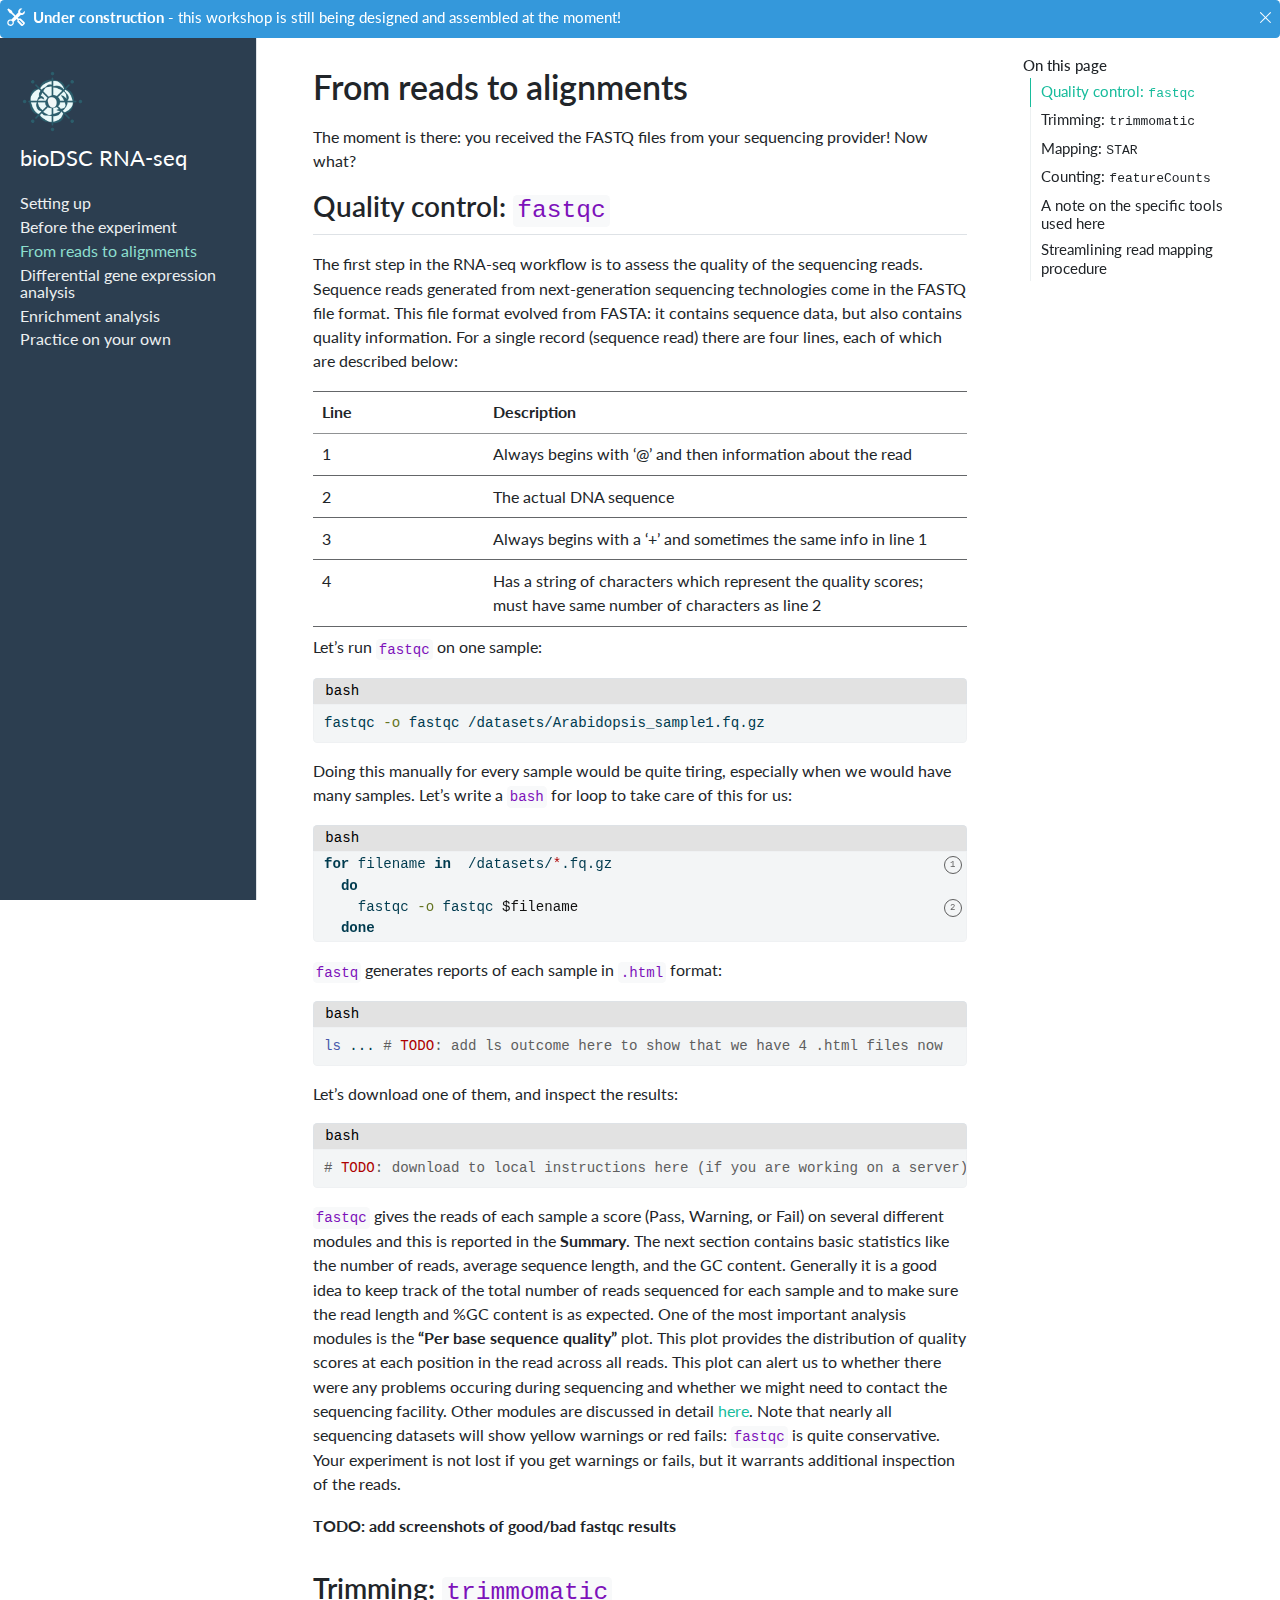
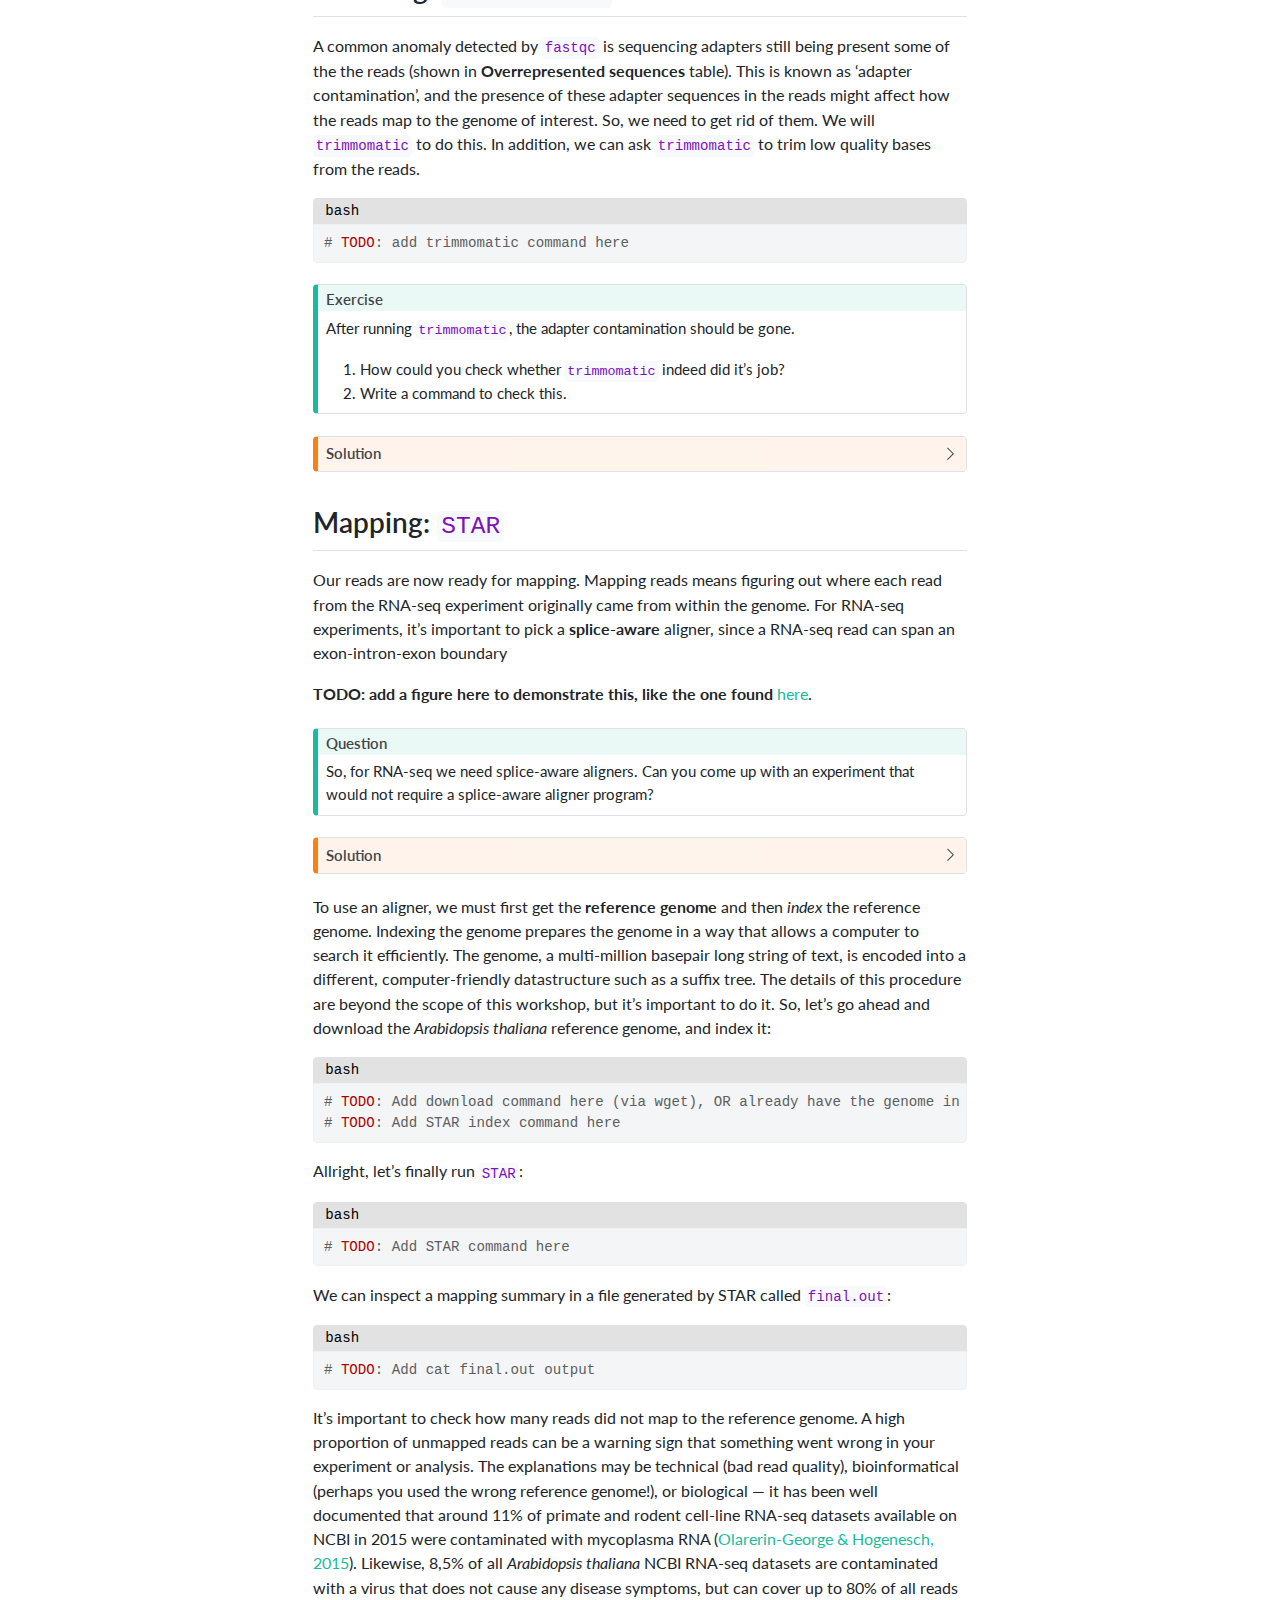
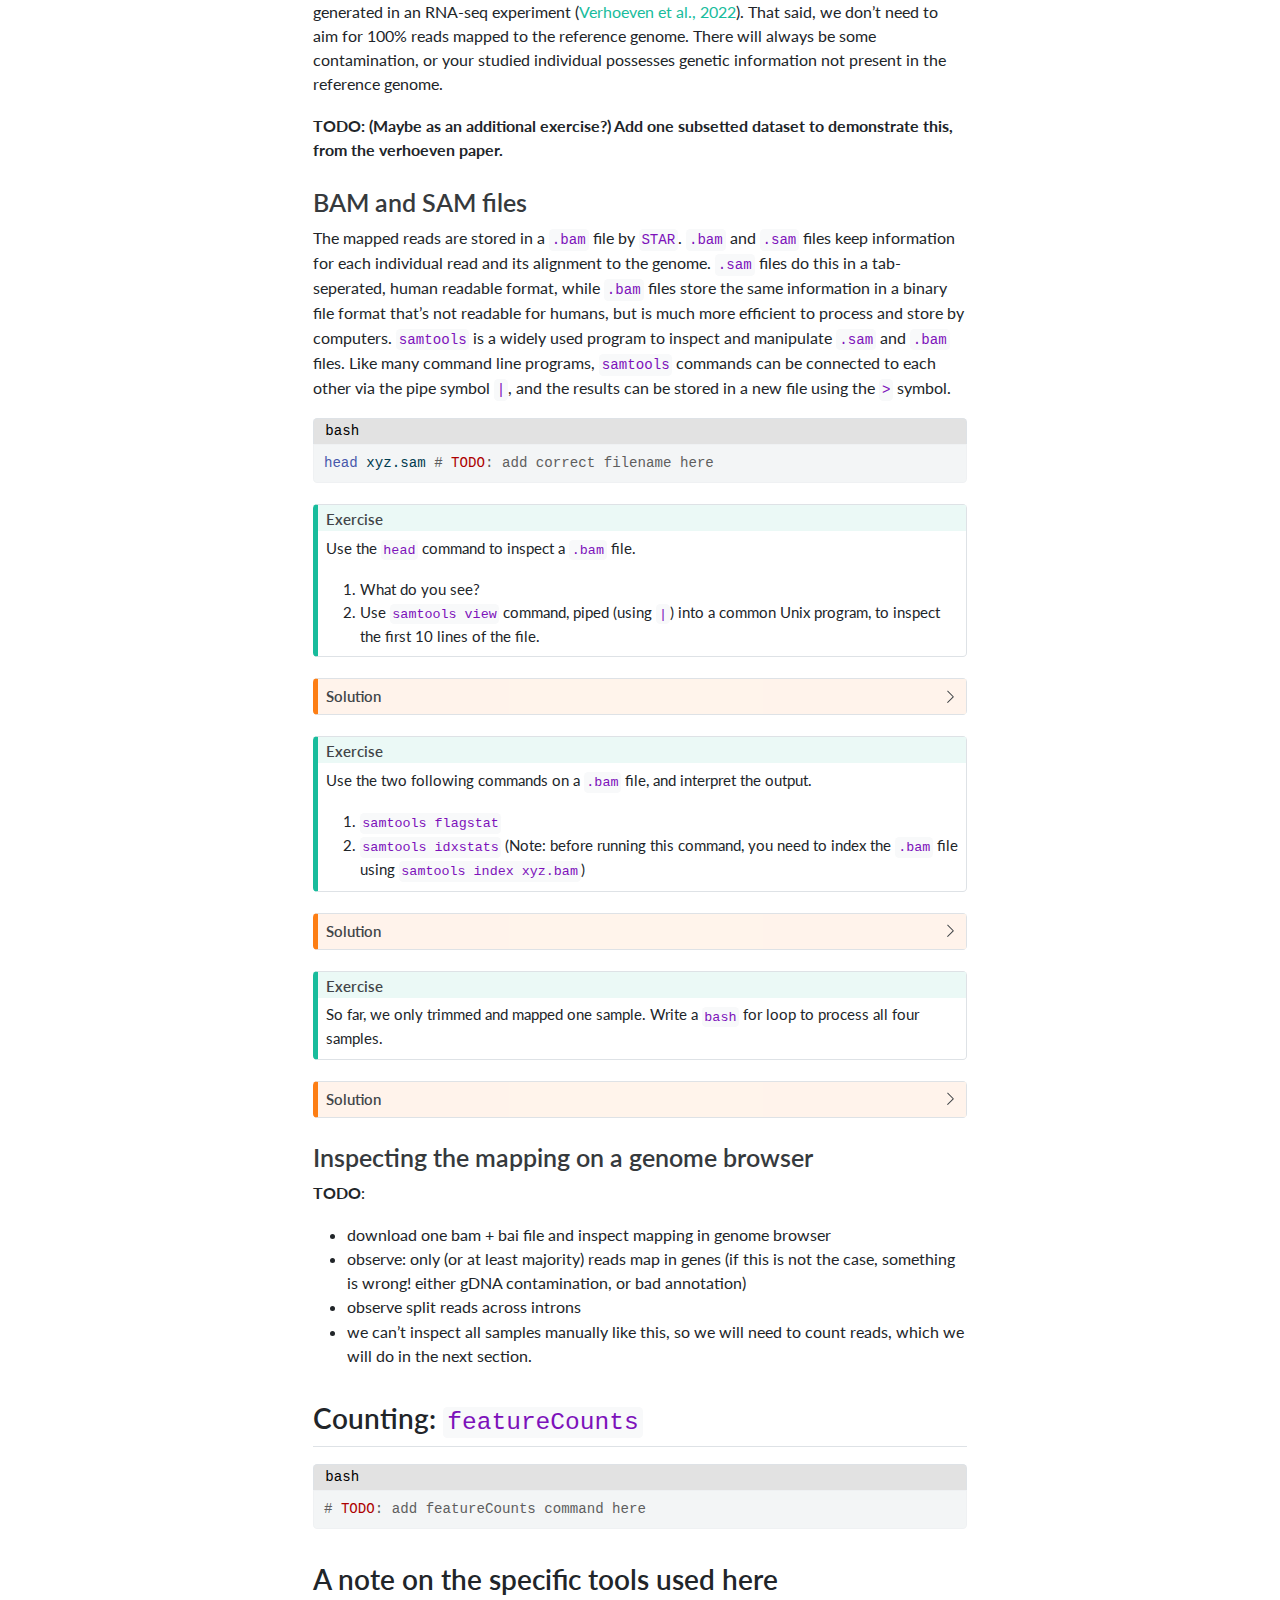
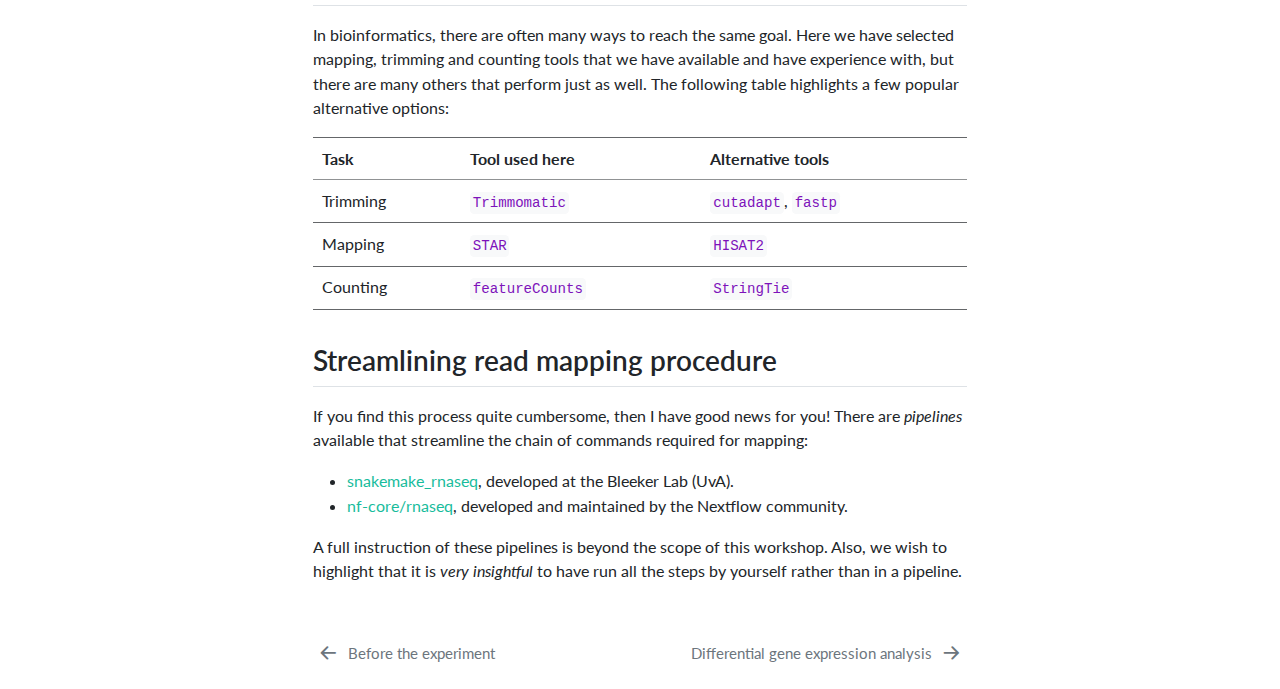
<file: episodes/03-mapping-reads.html>
<!DOCTYPE html>
<html xmlns="http://www.w3.org/1999/xhtml" lang="en" xml:lang="en"><head>

<meta charset="utf-8">
<meta name="generator" content="quarto-1.6.33">

<meta name="viewport" content="width=device-width, initial-scale=1.0, user-scalable=yes">


<title>From reads to alignments</title>
<style>
code{white-space: pre-wrap;}
span.smallcaps{font-variant: small-caps;}
div.columns{display: flex; gap: min(4vw, 1.5em);}
div.column{flex: auto; overflow-x: auto;}
div.hanging-indent{margin-left: 1.5em; text-indent: -1.5em;}
ul.task-list{list-style: none;}
ul.task-list li input[type="checkbox"] {
  width: 0.8em;
  margin: 0 0.8em 0.2em -1em; /* quarto-specific, see https://github.com/quarto-dev/quarto-cli/issues/4556 */ 
  vertical-align: middle;
}
/* CSS for syntax highlighting */
pre > code.sourceCode { white-space: pre; position: relative; }
pre > code.sourceCode > span { line-height: 1.25; }
pre > code.sourceCode > span:empty { height: 1.2em; }
.sourceCode { overflow: visible; }
code.sourceCode > span { color: inherit; text-decoration: inherit; }
div.sourceCode { margin: 1em 0; }
pre.sourceCode { margin: 0; }
@media screen {
div.sourceCode { overflow: auto; }
}
@media print {
pre > code.sourceCode { white-space: pre-wrap; }
pre > code.sourceCode > span { display: inline-block; text-indent: -5em; padding-left: 5em; }
}
pre.numberSource code
  { counter-reset: source-line 0; }
pre.numberSource code > span
  { position: relative; left: -4em; counter-increment: source-line; }
pre.numberSource code > span > a:first-child::before
  { content: counter(source-line);
    position: relative; left: -1em; text-align: right; vertical-align: baseline;
    border: none; display: inline-block;
    -webkit-touch-callout: none; -webkit-user-select: none;
    -khtml-user-select: none; -moz-user-select: none;
    -ms-user-select: none; user-select: none;
    padding: 0 4px; width: 4em;
  }
pre.numberSource { margin-left: 3em;  padding-left: 4px; }
div.sourceCode
  {   }
@media screen {
pre > code.sourceCode > span > a:first-child::before { text-decoration: underline; }
}
</style>


<script src="../site_libs/quarto-nav/quarto-nav.js"></script>
<script src="../site_libs/quarto-nav/headroom.min.js"></script>
<script src="../site_libs/clipboard/clipboard.min.js"></script>
<script src="../site_libs/quarto-search/autocomplete.umd.js"></script>
<script src="../site_libs/quarto-search/fuse.min.js"></script>
<script src="../site_libs/quarto-search/quarto-search.js"></script>
<meta name="quarto:offset" content="../">
<link href="../episodes/04-differential-gene-expression.html" rel="next">
<link href="../episodes/02-experimental-considerations.html" rel="prev">
<link href="../images/bioDSC-without-dots-transparent.png" rel="icon" type="image/png">
<script src="../site_libs/quarto-html/quarto.js"></script>
<script src="../site_libs/quarto-html/popper.min.js"></script>
<script src="../site_libs/quarto-html/tippy.umd.min.js"></script>
<script src="../site_libs/quarto-html/anchor.min.js"></script>
<link href="../site_libs/quarto-html/tippy.css" rel="stylesheet">
<link href="../site_libs/quarto-html/quarto-syntax-highlighting-07ba0ad10f5680c660e360ac31d2f3b6.css" rel="stylesheet" id="quarto-text-highlighting-styles">
<script src="../site_libs/bootstrap/bootstrap.min.js"></script>
<link href="../site_libs/bootstrap/bootstrap-icons.css" rel="stylesheet">
<link href="../site_libs/bootstrap/bootstrap-b0b0d9a14c149cd49331999aacf7baac.min.css" rel="stylesheet" append-hash="true" id="quarto-bootstrap" data-mode="light">
<script id="quarto-search-options" type="application/json">{
  "location": "sidebar",
  "copy-button": false,
  "collapse-after": 3,
  "panel-placement": "start",
  "type": "textbox",
  "limit": 50,
  "keyboard-shortcut": [
    "f",
    "/",
    "s"
  ],
  "show-item-context": false,
  "language": {
    "search-no-results-text": "No results",
    "search-matching-documents-text": "matching documents",
    "search-copy-link-title": "Copy link to search",
    "search-hide-matches-text": "Hide additional matches",
    "search-more-match-text": "more match in this document",
    "search-more-matches-text": "more matches in this document",
    "search-clear-button-title": "Clear",
    "search-text-placeholder": "",
    "search-detached-cancel-button-title": "Cancel",
    "search-submit-button-title": "Submit",
    "search-label": "Search"
  }
}</script>


<link rel="stylesheet" href="../styles.css">
</head>

<body class="nav-sidebar docked">

<div id="quarto-search-results"></div>
  <header id="quarto-header" class="headroom fixed-top">
  <nav class="quarto-secondary-nav">
    <div class="container-fluid d-flex">
      <button type="button" class="quarto-btn-toggle btn" data-bs-toggle="collapse" role="button" data-bs-target=".quarto-sidebar-collapse-item" aria-controls="quarto-sidebar" aria-expanded="false" aria-label="Toggle sidebar navigation" onclick="if (window.quartoToggleHeadroom) { window.quartoToggleHeadroom(); }">
        <i class="bi bi-layout-text-sidebar-reverse"></i>
      </button>
        <nav class="quarto-page-breadcrumbs" aria-label="breadcrumb"><ol class="breadcrumb"><li class="breadcrumb-item"><a href="../episodes/03-mapping-reads.html">From reads to alignments</a></li></ol></nav>
        <a class="flex-grow-1" role="navigation" data-bs-toggle="collapse" data-bs-target=".quarto-sidebar-collapse-item" aria-controls="quarto-sidebar" aria-expanded="false" aria-label="Toggle sidebar navigation" onclick="if (window.quartoToggleHeadroom) { window.quartoToggleHeadroom(); }">      
        </a>
    </div>
  </nav>
  <div id="quarto-announcement" data-announcement-id="0b437132d8f9d16ca3b2831620bc9d1a" class="alert alert-info hidden"><i class="bi bi-tools quarto-announcement-icon"></i><div class="quarto-announcement-content">
<p><strong>Under construction</strong> - this workshop is still being designed and assembled at the moment!</p>
</div><i class="bi bi-x-lg quarto-announcement-action"></i></div>
</header>
<!-- content -->
<div id="quarto-content" class="quarto-container page-columns page-rows-contents page-layout-article">
<!-- sidebar -->
  <nav id="quarto-sidebar" class="sidebar collapse collapse-horizontal quarto-sidebar-collapse-item sidebar-navigation docked overflow-auto">
    <div class="pt-lg-2 mt-2 text-left sidebar-header sidebar-header-stacked">
      <a href="../index.html" class="sidebar-logo-link">
      <img src="../images/bioDSC-without-dots-transparent.png" alt="" class="sidebar-logo py-0 d-lg-inline d-none">
      </a>
    <div class="sidebar-title mb-0 py-0">
      <a href="../">bioDSC RNA-seq</a> 
    </div>
      </div>
    <div class="sidebar-menu-container"> 
    <ul class="list-unstyled mt-1">
        <li class="sidebar-item">
  <div class="sidebar-item-container"> 
  <a href="../episodes/01-setup.html" class="sidebar-item-text sidebar-link">
 <span class="menu-text">Setting up</span></a>
  </div>
</li>
        <li class="sidebar-item">
  <div class="sidebar-item-container"> 
  <a href="../episodes/02-experimental-considerations.html" class="sidebar-item-text sidebar-link">
 <span class="menu-text">Before the experiment</span></a>
  </div>
</li>
        <li class="sidebar-item">
  <div class="sidebar-item-container"> 
  <a href="../episodes/03-mapping-reads.html" class="sidebar-item-text sidebar-link active">
 <span class="menu-text">From reads to alignments</span></a>
  </div>
</li>
        <li class="sidebar-item">
  <div class="sidebar-item-container"> 
  <a href="../episodes/04-differential-gene-expression.html" class="sidebar-item-text sidebar-link">
 <span class="menu-text">Differential gene expression analysis</span></a>
  </div>
</li>
        <li class="sidebar-item">
  <div class="sidebar-item-container"> 
  <a href="../episodes/05-pathway-enrichment.html" class="sidebar-item-text sidebar-link">
 <span class="menu-text">Enrichment analysis</span></a>
  </div>
</li>
        <li class="sidebar-item">
  <div class="sidebar-item-container"> 
  <a href="../episodes/06-practice-more.html" class="sidebar-item-text sidebar-link">
 <span class="menu-text">Practice on your own</span></a>
  </div>
</li>
    </ul>
    </div>
</nav>
<div id="quarto-sidebar-glass" class="quarto-sidebar-collapse-item" data-bs-toggle="collapse" data-bs-target=".quarto-sidebar-collapse-item"></div>
<!-- margin-sidebar -->
    <div id="quarto-margin-sidebar" class="sidebar margin-sidebar">
        <nav id="TOC" role="doc-toc" class="toc-active">
    <h2 id="toc-title">On this page</h2>
   
  <ul>
  <li><a href="#quality-control-fastqc" id="toc-quality-control-fastqc" class="nav-link active" data-scroll-target="#quality-control-fastqc">Quality control: <code>fastqc</code></a></li>
  <li><a href="#trimming-trimmomatic" id="toc-trimming-trimmomatic" class="nav-link" data-scroll-target="#trimming-trimmomatic">Trimming: <code>trimmomatic</code></a></li>
  <li><a href="#mapping-star" id="toc-mapping-star" class="nav-link" data-scroll-target="#mapping-star">Mapping: <code>STAR</code></a>
  <ul class="collapse">
  <li><a href="#bam-and-sam-files" id="toc-bam-and-sam-files" class="nav-link" data-scroll-target="#bam-and-sam-files">BAM and SAM files</a></li>
  <li><a href="#inspecting-the-mapping-on-a-genome-browser" id="toc-inspecting-the-mapping-on-a-genome-browser" class="nav-link" data-scroll-target="#inspecting-the-mapping-on-a-genome-browser">Inspecting the mapping on a genome browser</a></li>
  </ul></li>
  <li><a href="#counting-featurecounts" id="toc-counting-featurecounts" class="nav-link" data-scroll-target="#counting-featurecounts">Counting: <code>featureCounts</code></a></li>
  <li><a href="#a-note-on-the-specific-tools-used-here" id="toc-a-note-on-the-specific-tools-used-here" class="nav-link" data-scroll-target="#a-note-on-the-specific-tools-used-here">A note on the specific tools used here</a></li>
  <li><a href="#streamlining-read-mapping-procedure" id="toc-streamlining-read-mapping-procedure" class="nav-link" data-scroll-target="#streamlining-read-mapping-procedure">Streamlining read mapping procedure</a></li>
  </ul>
</nav>
    </div>
<!-- main -->
<main class="content" id="quarto-document-content">

<header id="title-block-header" class="quarto-title-block default">
<div class="quarto-title">
<h1 class="title">From reads to alignments</h1>
</div>



<div class="quarto-title-meta">

    
  
    
  </div>
  


</header>


<p>The moment is there: you received the FASTQ files from your sequencing provider! Now what?</p>
<section id="quality-control-fastqc" class="level2">
<h2 class="anchored" data-anchor-id="quality-control-fastqc">Quality control: <code>fastqc</code></h2>
<p>The first step in the RNA-seq workflow is to assess the quality of the sequencing reads. Sequence reads generated from next-generation sequencing technologies come in the FASTQ file format. This file format evolved from FASTA: it contains sequence data, but also contains quality information. For a single record (sequence read) there are four lines, each of which are described below:</p>
<table class="caption-top table">
<colgroup>
<col style="width: 26%">
<col style="width: 73%">
</colgroup>
<thead>
<tr class="header">
<th>Line</th>
<th>Description</th>
</tr>
</thead>
<tbody>
<tr class="odd">
<td>1</td>
<td>Always begins with ‘@’ and then information about the read</td>
</tr>
<tr class="even">
<td>2</td>
<td>The actual DNA sequence</td>
</tr>
<tr class="odd">
<td>3</td>
<td>Always begins with a ‘+’ and sometimes the same info in line 1</td>
</tr>
<tr class="even">
<td>4</td>
<td>Has a string of characters which represent the quality scores; must have same number of characters as line 2</td>
</tr>
</tbody>
</table>
<p>Let’s run <code>fastqc</code> on one sample:</p>
<div class="cell">
<div class="code-with-filename">
<div class="code-with-filename-file">
<pre><strong>bash</strong></pre>
</div>
<div class="sourceCode cell-code" id="cb1"><pre class="sourceCode bash code-with-copy"><code class="sourceCode bash"><span id="cb1-1"><a href="#cb1-1" aria-hidden="true" tabindex="-1"></a><span class="ex">fastqc</span> <span class="at">-o</span> fastqc /datasets/Arabidopsis_sample1.fq.gz</span></code><button title="Copy to Clipboard" class="code-copy-button"><i class="bi"></i></button></pre></div>
</div>
</div>
<p>Doing this manually for every sample would be quite tiring, especially when we would have many samples. Let’s write a <code>bash</code> for loop to take care of this for us:</p>
<div class="cell">
<div class="code-with-filename">
<div class="code-with-filename-file">
<pre><strong>bash</strong></pre>
</div>
<div class="sourceCode cell-code" id="annotated-cell-2"><pre class="sourceCode bash code-annotation-code code-with-copy code-annotated"><code class="sourceCode bash"><button class="code-annotation-anchor" data-target-cell="annotated-cell-2" data-target-annotation="1">1</button><span id="annotated-cell-2-1" class="code-annotation-target"><a href="#annotated-cell-2-1" aria-hidden="true" tabindex="-1"></a><span class="cf">for</span> filename <span class="kw">in</span>  /datasets/<span class="pp">*</span>.fq.gz</span>
<span id="annotated-cell-2-2"><a href="#annotated-cell-2-2" aria-hidden="true" tabindex="-1"></a>  <span class="cf">do</span></span>
<button class="code-annotation-anchor" data-target-cell="annotated-cell-2" data-target-annotation="2">2</button><span id="annotated-cell-2-3" class="code-annotation-target"><a href="#annotated-cell-2-3" aria-hidden="true" tabindex="-1"></a>    <span class="ex">fastqc</span> <span class="at">-o</span> fastqc <span class="va">$filename</span></span>
<span id="annotated-cell-2-4"><a href="#annotated-cell-2-4" aria-hidden="true" tabindex="-1"></a>  <span class="cf">done</span></span><div class="code-annotation-gutter-bg"></div><div class="code-annotation-gutter"></div></code><button title="Copy to Clipboard" class="code-copy-button"><i class="bi"></i></button></pre></div>
</div>
<div class="cell-annotation">
<dl class="code-annotation-container-hidden code-annotation-container-grid">
<dt data-target-cell="annotated-cell-2" data-target-annotation="1">1</dt>
<dd>
<span data-code-cell="annotated-cell-2" data-code-lines="1" data-code-annotation="1">Here we define a variable <code>filename</code> that will subsequently get the values of all datasets matching the <code>/datasets/*.fq.gz</code> statement, where <code>*</code> acts as a wildcard.</span>
</dd>
<dt data-target-cell="annotated-cell-2" data-target-annotation="2">2</dt>
<dd>
<span data-code-cell="annotated-cell-2" data-code-lines="3" data-code-annotation="2">Here we add the actual command, where <code>$filename</code> will subsequently be filled in with all of our four filenames.</span>
</dd>
</dl>
</div>
</div>
<p><code>fastq</code> generates reports of each sample in <code>.html</code> format:</p>
<div class="cell">
<div class="code-with-filename">
<div class="code-with-filename-file">
<pre><strong>bash</strong></pre>
</div>
<div class="sourceCode cell-code" id="cb2"><pre class="sourceCode bash code-with-copy"><code class="sourceCode bash"><span id="cb2-1"><a href="#cb2-1" aria-hidden="true" tabindex="-1"></a><span class="fu">ls</span> ... <span class="co"># </span><span class="al">TODO</span><span class="co">: add ls outcome here to show that we have 4 .html files now</span></span></code><button title="Copy to Clipboard" class="code-copy-button"><i class="bi"></i></button></pre></div>
</div>
</div>
<p>Let’s download one of them, and inspect the results:</p>
<div class="cell">
<div class="code-with-filename">
<div class="code-with-filename-file">
<pre><strong>bash</strong></pre>
</div>
<div class="sourceCode cell-code" id="cb3"><pre class="sourceCode bash code-with-copy"><code class="sourceCode bash"><span id="cb3-1"><a href="#cb3-1" aria-hidden="true" tabindex="-1"></a><span class="co"># </span><span class="al">TODO</span><span class="co">: download to local instructions here (if you are working on a server)</span></span></code><button title="Copy to Clipboard" class="code-copy-button"><i class="bi"></i></button></pre></div>
</div>
</div>
<p><code>fastqc</code> gives the reads of each sample a score (Pass, Warning, or Fail) on several different modules and this is reported in the <strong>Summary</strong>. The next section contains basic statistics like the number of reads, average sequence length, and the GC content. Generally it is a good idea to keep track of the total number of reads sequenced for each sample and to make sure the read length and %GC content is as expected. One of the most important analysis modules is the <strong>“Per base sequence quality”</strong> plot. This plot provides the distribution of quality scores at each position in the read across all reads. This plot can alert us to whether there were any problems occuring during sequencing and whether we might need to contact the sequencing facility. Other modules are discussed in detail <a href="https://hbctraining.github.io/Intro-to-rnaseq-hpc-salmon/lessons/qc_fastqc_assessment.html">here</a>. Note that nearly all sequencing datasets will show yellow warnings or red fails: <code>fastqc</code> is quite conservative. Your experiment is not lost if you get warnings or fails, but it warrants additional inspection of the reads.</p>
<p><strong>TODO: add screenshots of good/bad fastqc results</strong></p>
</section>
<section id="trimming-trimmomatic" class="level2">
<h2 class="anchored" data-anchor-id="trimming-trimmomatic">Trimming: <code>trimmomatic</code></h2>
<p>A common anomaly detected by <code>fastqc</code> is sequencing adapters still being present some of the the reads (shown in <strong>Overrepresented sequences</strong> table). This is known as ‘adapter contamination’, and the presence of these adapter sequences in the reads might affect how the reads map to the genome of interest. So, we need to get rid of them. We will <code>trimmomatic</code> to do this. In addition, we can ask <code>trimmomatic</code> to trim low quality bases from the reads.</p>
<div class="cell">
<div class="code-with-filename">
<div class="code-with-filename-file">
<pre><strong>bash</strong></pre>
</div>
<div class="sourceCode cell-code" id="cb4"><pre class="sourceCode bash code-with-copy"><code class="sourceCode bash"><span id="cb4-1"><a href="#cb4-1" aria-hidden="true" tabindex="-1"></a><span class="co"># </span><span class="al">TODO</span><span class="co">: add trimmomatic command here</span></span></code><button title="Copy to Clipboard" class="code-copy-button"><i class="bi"></i></button></pre></div>
</div>
</div>
<div class="callout callout-style-default callout-tip no-icon callout-titled" title="Exercise">
<div class="callout-header d-flex align-content-center">
<div class="callout-icon-container">
<i class="callout-icon no-icon"></i>
</div>
<div class="callout-title-container flex-fill">
Exercise
</div>
</div>
<div class="callout-body-container callout-body">
<p>After running <code>trimmomatic</code>, the adapter contamination should be gone.</p>
<ol type="1">
<li>How could you check whether <code>trimmomatic</code> indeed did it’s job?</li>
<li>Write a command to check this.</li>
</ol>
</div>
</div>
<div class="callout callout-style-default callout-caution no-icon callout-titled" title="Solution">
<div class="callout-header d-flex align-content-center" data-bs-toggle="collapse" data-bs-target=".callout-2-contents" aria-controls="callout-2" aria-expanded="false" aria-label="Toggle callout">
<div class="callout-icon-container">
<i class="callout-icon no-icon"></i>
</div>
<div class="callout-title-container flex-fill">
Solution
</div>
<div class="callout-btn-toggle d-inline-block border-0 py-1 ps-1 pe-0 float-end"><i class="callout-toggle"></i></div>
</div>
<div id="callout-2" class="callout-2-contents callout-collapse collapse">
<div class="callout-body-container callout-body">
<ol type="1">
<li>We can run <code>fastqc</code> again, this time on the trimmed reads.</li>
<li></li>
</ol>
<div class="cell">
<div class="code-with-filename">
<div class="code-with-filename-file">
<pre><strong>bash</strong></pre>
</div>
<div class="sourceCode cell-code" id="cb5"><pre class="sourceCode bash code-with-copy"><code class="sourceCode bash"><span id="cb5-1"><a href="#cb5-1" aria-hidden="true" tabindex="-1"></a><span class="ex">fastqc</span> <span class="at">-o</span> /workspace/fastqc /datasets/Arabidopsis_sample1.trimmed.fq.gz</span></code><button title="Copy to Clipboard" class="code-copy-button"><i class="bi"></i></button></pre></div>
</div>
</div>
<p>By inspecting the <code>.html</code> report of the trimmed reads, we should see that the quality of the read sets has now improved.</p>
</div>
</div>
</div>
</section>
<section id="mapping-star" class="level2">
<h2 class="anchored" data-anchor-id="mapping-star">Mapping: <code>STAR</code></h2>
<p>Our reads are now ready for mapping. Mapping reads means figuring out where each read from the RNA-seq experiment originally came from within the genome. For RNA-seq experiments, it’s important to pick a <strong>splice-aware</strong> aligner, since a RNA-seq read can span an exon-intron-exon boundary</p>
<p><strong>TODO: add a figure here to demonstrate this, like the one found <a href="https://hbctraining.github.io/Intro-to-rnaseq-hpc-O2/lessons/03_alignment.html">here</a></strong>.</p>
<div class="callout callout-style-default callout-tip no-icon callout-titled" title="Question">
<div class="callout-header d-flex align-content-center">
<div class="callout-icon-container">
<i class="callout-icon no-icon"></i>
</div>
<div class="callout-title-container flex-fill">
Question
</div>
</div>
<div class="callout-body-container callout-body">
<p>So, for RNA-seq we need splice-aware aligners. Can you come up with an experiment that would not require a splice-aware aligner program?</p>
</div>
</div>
<div class="callout callout-style-default callout-caution no-icon callout-titled" title="Solution">
<div class="callout-header d-flex align-content-center" data-bs-toggle="collapse" data-bs-target=".callout-4-contents" aria-controls="callout-4" aria-expanded="false" aria-label="Toggle callout">
<div class="callout-icon-container">
<i class="callout-icon no-icon"></i>
</div>
<div class="callout-title-container flex-fill">
Solution
</div>
<div class="callout-btn-toggle d-inline-block border-0 py-1 ps-1 pe-0 float-end"><i class="callout-toggle"></i></div>
</div>
<div id="callout-4" class="callout-4-contents callout-collapse collapse">
<div class="callout-body-container callout-body">
<p>In experiments where we don’t need to think about exon-intron boundaries. This is the case when the reads originate from genomic DNA, for example for whole genome sequencing experiments, or enrichment sequencing experiments like Chip-Seq.</p>
</div>
</div>
</div>
<p>To use an aligner, we must first get the <strong>reference genome</strong> and then <em>index</em> the reference genome. Indexing the genome prepares the genome in a way that allows a computer to search it efficiently. The genome, a multi-million basepair long string of text, is encoded into a different, computer-friendly datastructure such as a suffix tree. The details of this procedure are beyond the scope of this workshop, but it’s important to do it. So, let’s go ahead and download the <em>Arabidopsis thaliana</em> reference genome, and index it:</p>
<div class="cell">
<div class="code-with-filename">
<div class="code-with-filename-file">
<pre><strong>bash</strong></pre>
</div>
<div class="sourceCode cell-code" id="cb6"><pre class="sourceCode bash code-with-copy"><code class="sourceCode bash"><span id="cb6-1"><a href="#cb6-1" aria-hidden="true" tabindex="-1"></a><span class="co"># </span><span class="al">TODO</span><span class="co">: Add download command here (via wget), OR already have the genome in the github repo</span></span>
<span id="cb6-2"><a href="#cb6-2" aria-hidden="true" tabindex="-1"></a><span class="co"># </span><span class="al">TODO</span><span class="co">: Add STAR index command here</span></span></code><button title="Copy to Clipboard" class="code-copy-button"><i class="bi"></i></button></pre></div>
</div>
</div>
<p>Allright, let’s finally run <code>STAR</code>:</p>
<div class="cell">
<div class="code-with-filename">
<div class="code-with-filename-file">
<pre><strong>bash</strong></pre>
</div>
<div class="sourceCode cell-code" id="cb7"><pre class="sourceCode bash code-with-copy"><code class="sourceCode bash"><span id="cb7-1"><a href="#cb7-1" aria-hidden="true" tabindex="-1"></a><span class="co"># </span><span class="al">TODO</span><span class="co">: Add STAR command here</span></span></code><button title="Copy to Clipboard" class="code-copy-button"><i class="bi"></i></button></pre></div>
</div>
</div>
<p>We can inspect a mapping summary in a file generated by STAR called <code>final.out</code>:</p>
<div class="cell">
<div class="code-with-filename">
<div class="code-with-filename-file">
<pre><strong>bash</strong></pre>
</div>
<div class="sourceCode cell-code" id="cb8"><pre class="sourceCode bash code-with-copy"><code class="sourceCode bash"><span id="cb8-1"><a href="#cb8-1" aria-hidden="true" tabindex="-1"></a><span class="co"># </span><span class="al">TODO</span><span class="co">: Add cat final.out output</span></span></code><button title="Copy to Clipboard" class="code-copy-button"><i class="bi"></i></button></pre></div>
</div>
</div>
<p>It’s important to check how many reads did not map to the reference genome. A high proportion of unmapped reads can be a warning sign that something went wrong in your experiment or analysis. The explanations may be technical (bad read quality), bioinformatical (perhaps you used the wrong reference genome!), or biological — it has been well documented that around 11% of primate and rodent cell-line RNA-seq datasets available on NCBI in 2015 were contaminated with mycoplasma RNA (<a href="https://pmc.ncbi.nlm.nih.gov/articles/PMC4357728/">Olarerin-George &amp; Hogenesch, 2015</a>). Likewise, 8,5% of all <em>Arabidopsis thaliana</em> NCBI RNA-seq datasets are contaminated with a virus that does not cause any disease symptoms, but can cover up to 80% of all reads generated in an RNA-seq experiment (<a href="https://nph.onlinelibrary.wiley.com/doi/full/10.1111/nph.18466">Verhoeven et al., 2022</a>). That said, we don’t need to aim for 100% reads mapped to the reference genome. There will always be some contamination, or your studied individual possesses genetic information not present in the reference genome.</p>
<p><strong>TODO: (Maybe as an additional exercise?) Add one subsetted dataset to demonstrate this, from the verhoeven paper.</strong></p>
<section id="bam-and-sam-files" class="level3">
<h3 class="anchored" data-anchor-id="bam-and-sam-files">BAM and SAM files</h3>
<p>The mapped reads are stored in a <code>.bam</code> file by <code>STAR</code>. <code>.bam</code> and <code>.sam</code> files keep information for each individual read and its alignment to the genome. <code>.sam</code> files do this in a tab-seperated, human readable format, while <code>.bam</code> files store the same information in a binary file format that’s not readable for humans, but is much more efficient to process and store by computers. <code>samtools</code> is a widely used program to inspect and manipulate <code>.sam</code> and <code>.bam</code> files. Like many command line programs, <code>samtools</code> commands can be connected to each other via the pipe symbol <code>|</code>, and the results can be stored in a new file using the <code>&gt;</code> symbol.</p>
<div class="cell">
<div class="code-with-filename">
<div class="code-with-filename-file">
<pre><strong>bash</strong></pre>
</div>
<div class="sourceCode cell-code" id="cb9"><pre class="sourceCode bash code-with-copy"><code class="sourceCode bash"><span id="cb9-1"><a href="#cb9-1" aria-hidden="true" tabindex="-1"></a><span class="fu">head</span> xyz.sam <span class="co"># </span><span class="al">TODO</span><span class="co">: add correct filename here</span></span></code><button title="Copy to Clipboard" class="code-copy-button"><i class="bi"></i></button></pre></div>
</div>
</div>
<div class="callout callout-style-default callout-tip no-icon callout-titled" title="Exercise">
<div class="callout-header d-flex align-content-center">
<div class="callout-icon-container">
<i class="callout-icon no-icon"></i>
</div>
<div class="callout-title-container flex-fill">
Exercise
</div>
</div>
<div class="callout-body-container callout-body">
<p>Use the <code>head</code> command to inspect a <code>.bam</code> file.</p>
<ol type="1">
<li>What do you see?</li>
<li>Use <code>samtools view</code> command, piped (using <code>|</code>) into a common Unix program, to inspect the first 10 lines of the file.</li>
</ol>
</div>
</div>
<div class="callout callout-style-default callout-caution no-icon callout-titled" title="Solution">
<div class="callout-header d-flex align-content-center" data-bs-toggle="collapse" data-bs-target=".callout-6-contents" aria-controls="callout-6" aria-expanded="false" aria-label="Toggle callout">
<div class="callout-icon-container">
<i class="callout-icon no-icon"></i>
</div>
<div class="callout-title-container flex-fill">
Solution
</div>
<div class="callout-btn-toggle d-inline-block border-0 py-1 ps-1 pe-0 float-end"><i class="callout-toggle"></i></div>
</div>
<div id="callout-6" class="callout-6-contents callout-collapse collapse">
<div class="callout-body-container callout-body">
<div class="cell">
<div class="code-with-filename">
<div class="code-with-filename-file">
<pre><strong>bash</strong></pre>
</div>
<div class="sourceCode cell-code" id="cb10"><pre class="sourceCode bash code-with-copy"><code class="sourceCode bash"><span id="cb10-1"><a href="#cb10-1" aria-hidden="true" tabindex="-1"></a><span class="fu">head</span> xyz.bam <span class="co"># </span><span class="al">TODO</span><span class="co">: add correct filename here</span></span></code><button title="Copy to Clipboard" class="code-copy-button"><i class="bi"></i></button></pre></div>
</div>
</div>
<p>The output looks like gibberish, because <code>.bam</code> files are a binary file format. You can use <code>samtools view</code> to make samtools read the binary file, and then pipe that result into the <code>head</code> function to show the first 10 lines:</p>
<div class="cell">
<div class="code-with-filename">
<div class="code-with-filename-file">
<pre><strong>bash</strong></pre>
</div>
<div class="sourceCode cell-code" id="cb11"><pre class="sourceCode bash code-with-copy"><code class="sourceCode bash"><span id="cb11-1"><a href="#cb11-1" aria-hidden="true" tabindex="-1"></a><span class="ex">samtools</span> view xyz.bam <span class="kw">|</span> <span class="fu">head</span> <span class="co"># </span><span class="al">TODO</span><span class="co">: add correct filename here</span></span></code><button title="Copy to Clipboard" class="code-copy-button"><i class="bi"></i></button></pre></div>
</div>
</div>
</div>
</div>
</div>
<div class="callout callout-style-default callout-tip no-icon callout-titled" title="Exercise">
<div class="callout-header d-flex align-content-center">
<div class="callout-icon-container">
<i class="callout-icon no-icon"></i>
</div>
<div class="callout-title-container flex-fill">
Exercise
</div>
</div>
<div class="callout-body-container callout-body">
<p>Use the two following commands on a <code>.bam</code> file, and interpret the output.</p>
<ol type="1">
<li><code>samtools flagstat</code></li>
<li><code>samtools idxstats</code> (Note: before running this command, you need to index the <code>.bam</code> file using <code>samtools index xyz.bam</code>)</li>
</ol>
</div>
</div>
<div class="callout callout-style-default callout-caution no-icon callout-titled" title="Solution">
<div class="callout-header d-flex align-content-center" data-bs-toggle="collapse" data-bs-target=".callout-8-contents" aria-controls="callout-8" aria-expanded="false" aria-label="Toggle callout">
<div class="callout-icon-container">
<i class="callout-icon no-icon"></i>
</div>
<div class="callout-title-container flex-fill">
Solution
</div>
<div class="callout-btn-toggle d-inline-block border-0 py-1 ps-1 pe-0 float-end"><i class="callout-toggle"></i></div>
</div>
<div id="callout-8" class="callout-8-contents callout-collapse collapse">
<div class="callout-body-container callout-body">
<ol type="1">
<li><code>samtools flagstat</code> shows us (just like the <code>STAR</code> log file) how many reads were mapped correctly. In addition, it tells us whether read pairs (if mapping paired-end data) mapped together as expected.</li>
<li><code>samtools idxstats</code> shows us how many reads were mapped to each chromosome of the reference genome. This is useful to confirm whether the entire genome is evenly covered, or that there may be overrepresentation on e.g.&nbsp;the mitochondrial DNA.</li>
</ol>
</div>
</div>
</div>
<div class="callout callout-style-default callout-tip no-icon callout-titled" title="Exercise">
<div class="callout-header d-flex align-content-center">
<div class="callout-icon-container">
<i class="callout-icon no-icon"></i>
</div>
<div class="callout-title-container flex-fill">
Exercise
</div>
</div>
<div class="callout-body-container callout-body">
<p>So far, we only trimmed and mapped one sample. Write a <code>bash</code> for loop to process all four samples.</p>
</div>
</div>
<div class="callout callout-style-default callout-caution no-icon callout-titled" title="Solution">
<div class="callout-header d-flex align-content-center" data-bs-toggle="collapse" data-bs-target=".callout-10-contents" aria-controls="callout-10" aria-expanded="false" aria-label="Toggle callout">
<div class="callout-icon-container">
<i class="callout-icon no-icon"></i>
</div>
<div class="callout-title-container flex-fill">
Solution
</div>
<div class="callout-btn-toggle d-inline-block border-0 py-1 ps-1 pe-0 float-end"><i class="callout-toggle"></i></div>
</div>
<div id="callout-10" class="callout-10-contents callout-collapse collapse">
<div class="callout-body-container callout-body">
<div class="cell">
<div class="code-with-filename">
<div class="code-with-filename-file">
<pre><strong>bash</strong></pre>
</div>
<div class="sourceCode cell-code" id="cb12"><pre class="sourceCode bash code-with-copy"><code class="sourceCode bash"><span id="cb12-1"><a href="#cb12-1" aria-hidden="true" tabindex="-1"></a><span class="cf">for</span> filename <span class="kw">in</span>  /datasets/<span class="pp">*</span>.fq.gz </span>
<span id="cb12-2"><a href="#cb12-2" aria-hidden="true" tabindex="-1"></a>  <span class="cf">do</span></span>
<span id="cb12-3"><a href="#cb12-3" aria-hidden="true" tabindex="-1"></a>    <span class="co"># </span><span class="al">TODO</span><span class="co">: add trimmomatic command</span></span>
<span id="cb12-4"><a href="#cb12-4" aria-hidden="true" tabindex="-1"></a>    <span class="co"># </span><span class="al">TODO</span><span class="co">: add STAR command</span></span>
<span id="cb12-5"><a href="#cb12-5" aria-hidden="true" tabindex="-1"></a>  <span class="cf">done</span></span></code><button title="Copy to Clipboard" class="code-copy-button"><i class="bi"></i></button></pre></div>
</div>
</div>
</div>
</div>
</div>
</section>
<section id="inspecting-the-mapping-on-a-genome-browser" class="level3">
<h3 class="anchored" data-anchor-id="inspecting-the-mapping-on-a-genome-browser">Inspecting the mapping on a genome browser</h3>
<p><strong>TODO</strong>:</p>
<ul>
<li>download one bam + bai file and inspect mapping in genome browser</li>
<li>observe: only (or at least majority) reads map in genes (if this is not the case, something is wrong! either gDNA contamination, or bad annotation)</li>
<li>observe split reads across introns</li>
<li>we can’t inspect all samples manually like this, so we will need to count reads, which we will do in the next section.</li>
</ul>
</section>
</section>
<section id="counting-featurecounts" class="level2">
<h2 class="anchored" data-anchor-id="counting-featurecounts">Counting: <code>featureCounts</code></h2>
<div class="cell">
<div class="code-with-filename">
<div class="code-with-filename-file">
<pre><strong>bash</strong></pre>
</div>
<div class="sourceCode cell-code" id="cb13"><pre class="sourceCode bash code-with-copy"><code class="sourceCode bash"><span id="cb13-1"><a href="#cb13-1" aria-hidden="true" tabindex="-1"></a><span class="co"># </span><span class="al">TODO</span><span class="co">: add featureCounts command here</span></span></code><button title="Copy to Clipboard" class="code-copy-button"><i class="bi"></i></button></pre></div>
</div>
</div>
</section>
<section id="a-note-on-the-specific-tools-used-here" class="level2">
<h2 class="anchored" data-anchor-id="a-note-on-the-specific-tools-used-here">A note on the specific tools used here</h2>
<p>In bioinformatics, there are often many ways to reach the same goal. Here we have selected mapping, trimming and counting tools that we have available and have experience with, but there are many others that perform just as well. The following table highlights a few popular alternative options:</p>
<table class="caption-top table">
<thead>
<tr class="header">
<th>Task</th>
<th>Tool used here</th>
<th>Alternative tools</th>
</tr>
</thead>
<tbody>
<tr class="odd">
<td>Trimming</td>
<td><code>Trimmomatic</code></td>
<td><code>cutadapt</code>, <code>fastp</code></td>
</tr>
<tr class="even">
<td>Mapping</td>
<td><code>STAR</code></td>
<td><code>HISAT2</code></td>
</tr>
<tr class="odd">
<td>Counting</td>
<td><code>featureCounts</code></td>
<td><code>StringTie</code></td>
</tr>
</tbody>
</table>
</section>
<section id="streamlining-read-mapping-procedure" class="level2">
<h2 class="anchored" data-anchor-id="streamlining-read-mapping-procedure">Streamlining read mapping procedure</h2>
<p>If you find this process quite cumbersome, then I have good news for you! There are <em>pipelines</em> available that streamline the chain of commands required for mapping:</p>
<ul>
<li><a href="https://github.com/BleekerLab/snakemake_rnaseq">snakemake_rnaseq</a>, developed at the Bleeker Lab (UvA).</li>
<li><a href="https://nf-co.re/rnaseq/3.19.0">nf-core/rnaseq</a>, developed and maintained by the Nextflow community.</li>
</ul>
<p>A full instruction of these pipelines is beyond the scope of this workshop. Also, we wish to highlight that it is <em>very insightful</em> to have run all the steps by yourself rather than in a pipeline.</p>


</section>

</main> <!-- /main -->
<script id="quarto-html-after-body" type="application/javascript">
window.document.addEventListener("DOMContentLoaded", function (event) {
  const toggleBodyColorMode = (bsSheetEl) => {
    const mode = bsSheetEl.getAttribute("data-mode");
    const bodyEl = window.document.querySelector("body");
    if (mode === "dark") {
      bodyEl.classList.add("quarto-dark");
      bodyEl.classList.remove("quarto-light");
    } else {
      bodyEl.classList.add("quarto-light");
      bodyEl.classList.remove("quarto-dark");
    }
  }
  const toggleBodyColorPrimary = () => {
    const bsSheetEl = window.document.querySelector("link#quarto-bootstrap");
    if (bsSheetEl) {
      toggleBodyColorMode(bsSheetEl);
    }
  }
  toggleBodyColorPrimary();  
  const icon = "";
  const anchorJS = new window.AnchorJS();
  anchorJS.options = {
    placement: 'right',
    icon: icon
  };
  anchorJS.add('.anchored');
  const isCodeAnnotation = (el) => {
    for (const clz of el.classList) {
      if (clz.startsWith('code-annotation-')) {                     
        return true;
      }
    }
    return false;
  }
  const onCopySuccess = function(e) {
    // button target
    const button = e.trigger;
    // don't keep focus
    button.blur();
    // flash "checked"
    button.classList.add('code-copy-button-checked');
    var currentTitle = button.getAttribute("title");
    button.setAttribute("title", "Copied!");
    let tooltip;
    if (window.bootstrap) {
      button.setAttribute("data-bs-toggle", "tooltip");
      button.setAttribute("data-bs-placement", "left");
      button.setAttribute("data-bs-title", "Copied!");
      tooltip = new bootstrap.Tooltip(button, 
        { trigger: "manual", 
          customClass: "code-copy-button-tooltip",
          offset: [0, -8]});
      tooltip.show();    
    }
    setTimeout(function() {
      if (tooltip) {
        tooltip.hide();
        button.removeAttribute("data-bs-title");
        button.removeAttribute("data-bs-toggle");
        button.removeAttribute("data-bs-placement");
      }
      button.setAttribute("title", currentTitle);
      button.classList.remove('code-copy-button-checked');
    }, 1000);
    // clear code selection
    e.clearSelection();
  }
  const getTextToCopy = function(trigger) {
      const codeEl = trigger.previousElementSibling.cloneNode(true);
      for (const childEl of codeEl.children) {
        if (isCodeAnnotation(childEl)) {
          childEl.remove();
        }
      }
      return codeEl.innerText;
  }
  const clipboard = new window.ClipboardJS('.code-copy-button:not([data-in-quarto-modal])', {
    text: getTextToCopy
  });
  clipboard.on('success', onCopySuccess);
  if (window.document.getElementById('quarto-embedded-source-code-modal')) {
    // For code content inside modals, clipBoardJS needs to be initialized with a container option
    // TODO: Check when it could be a function (https://github.com/zenorocha/clipboard.js/issues/860)
    const clipboardModal = new window.ClipboardJS('.code-copy-button[data-in-quarto-modal]', {
      text: getTextToCopy,
      container: window.document.getElementById('quarto-embedded-source-code-modal')
    });
    clipboardModal.on('success', onCopySuccess);
  }
    var localhostRegex = new RegExp(/^(?:http|https):\/\/localhost\:?[0-9]*\//);
    var mailtoRegex = new RegExp(/^mailto:/);
      var filterRegex = new RegExp("index\.qmd");
    var isInternal = (href) => {
        return filterRegex.test(href) || localhostRegex.test(href) || mailtoRegex.test(href);
    }
    // Inspect non-navigation links and adorn them if external
 	var links = window.document.querySelectorAll('a[href]:not(.nav-link):not(.navbar-brand):not(.toc-action):not(.sidebar-link):not(.sidebar-item-toggle):not(.pagination-link):not(.no-external):not([aria-hidden]):not(.dropdown-item):not(.quarto-navigation-tool):not(.about-link)');
    for (var i=0; i<links.length; i++) {
      const link = links[i];
      if (!isInternal(link.href)) {
        // undo the damage that might have been done by quarto-nav.js in the case of
        // links that we want to consider external
        if (link.dataset.originalHref !== undefined) {
          link.href = link.dataset.originalHref;
        }
      }
    }
  function tippyHover(el, contentFn, onTriggerFn, onUntriggerFn) {
    const config = {
      allowHTML: true,
      maxWidth: 500,
      delay: 100,
      arrow: false,
      appendTo: function(el) {
          return el.parentElement;
      },
      interactive: true,
      interactiveBorder: 10,
      theme: 'quarto',
      placement: 'bottom-start',
    };
    if (contentFn) {
      config.content = contentFn;
    }
    if (onTriggerFn) {
      config.onTrigger = onTriggerFn;
    }
    if (onUntriggerFn) {
      config.onUntrigger = onUntriggerFn;
    }
    window.tippy(el, config); 
  }
  const noterefs = window.document.querySelectorAll('a[role="doc-noteref"]');
  for (var i=0; i<noterefs.length; i++) {
    const ref = noterefs[i];
    tippyHover(ref, function() {
      // use id or data attribute instead here
      let href = ref.getAttribute('data-footnote-href') || ref.getAttribute('href');
      try { href = new URL(href).hash; } catch {}
      const id = href.replace(/^#\/?/, "");
      const note = window.document.getElementById(id);
      if (note) {
        return note.innerHTML;
      } else {
        return "";
      }
    });
  }
  const xrefs = window.document.querySelectorAll('a.quarto-xref');
  const processXRef = (id, note) => {
    // Strip column container classes
    const stripColumnClz = (el) => {
      el.classList.remove("page-full", "page-columns");
      if (el.children) {
        for (const child of el.children) {
          stripColumnClz(child);
        }
      }
    }
    stripColumnClz(note)
    if (id === null || id.startsWith('sec-')) {
      // Special case sections, only their first couple elements
      const container = document.createElement("div");
      if (note.children && note.children.length > 2) {
        container.appendChild(note.children[0].cloneNode(true));
        for (let i = 1; i < note.children.length; i++) {
          const child = note.children[i];
          if (child.tagName === "P" && child.innerText === "") {
            continue;
          } else {
            container.appendChild(child.cloneNode(true));
            break;
          }
        }
        if (window.Quarto?.typesetMath) {
          window.Quarto.typesetMath(container);
        }
        return container.innerHTML
      } else {
        if (window.Quarto?.typesetMath) {
          window.Quarto.typesetMath(note);
        }
        return note.innerHTML;
      }
    } else {
      // Remove any anchor links if they are present
      const anchorLink = note.querySelector('a.anchorjs-link');
      if (anchorLink) {
        anchorLink.remove();
      }
      if (window.Quarto?.typesetMath) {
        window.Quarto.typesetMath(note);
      }
      // TODO in 1.5, we should make sure this works without a callout special case
      if (note.classList.contains("callout")) {
        return note.outerHTML;
      } else {
        return note.innerHTML;
      }
    }
  }
  for (var i=0; i<xrefs.length; i++) {
    const xref = xrefs[i];
    tippyHover(xref, undefined, function(instance) {
      instance.disable();
      let url = xref.getAttribute('href');
      let hash = undefined; 
      if (url.startsWith('#')) {
        hash = url;
      } else {
        try { hash = new URL(url).hash; } catch {}
      }
      if (hash) {
        const id = hash.replace(/^#\/?/, "");
        const note = window.document.getElementById(id);
        if (note !== null) {
          try {
            const html = processXRef(id, note.cloneNode(true));
            instance.setContent(html);
          } finally {
            instance.enable();
            instance.show();
          }
        } else {
          // See if we can fetch this
          fetch(url.split('#')[0])
          .then(res => res.text())
          .then(html => {
            const parser = new DOMParser();
            const htmlDoc = parser.parseFromString(html, "text/html");
            const note = htmlDoc.getElementById(id);
            if (note !== null) {
              const html = processXRef(id, note);
              instance.setContent(html);
            } 
          }).finally(() => {
            instance.enable();
            instance.show();
          });
        }
      } else {
        // See if we can fetch a full url (with no hash to target)
        // This is a special case and we should probably do some content thinning / targeting
        fetch(url)
        .then(res => res.text())
        .then(html => {
          const parser = new DOMParser();
          const htmlDoc = parser.parseFromString(html, "text/html");
          const note = htmlDoc.querySelector('main.content');
          if (note !== null) {
            // This should only happen for chapter cross references
            // (since there is no id in the URL)
            // remove the first header
            if (note.children.length > 0 && note.children[0].tagName === "HEADER") {
              note.children[0].remove();
            }
            const html = processXRef(null, note);
            instance.setContent(html);
          } 
        }).finally(() => {
          instance.enable();
          instance.show();
        });
      }
    }, function(instance) {
    });
  }
      let selectedAnnoteEl;
      const selectorForAnnotation = ( cell, annotation) => {
        let cellAttr = 'data-code-cell="' + cell + '"';
        let lineAttr = 'data-code-annotation="' +  annotation + '"';
        const selector = 'span[' + cellAttr + '][' + lineAttr + ']';
        return selector;
      }
      const selectCodeLines = (annoteEl) => {
        const doc = window.document;
        const targetCell = annoteEl.getAttribute("data-target-cell");
        const targetAnnotation = annoteEl.getAttribute("data-target-annotation");
        const annoteSpan = window.document.querySelector(selectorForAnnotation(targetCell, targetAnnotation));
        const lines = annoteSpan.getAttribute("data-code-lines").split(",");
        const lineIds = lines.map((line) => {
          return targetCell + "-" + line;
        })
        let top = null;
        let height = null;
        let parent = null;
        if (lineIds.length > 0) {
            //compute the position of the single el (top and bottom and make a div)
            const el = window.document.getElementById(lineIds[0]);
            top = el.offsetTop;
            height = el.offsetHeight;
            parent = el.parentElement.parentElement;
          if (lineIds.length > 1) {
            const lastEl = window.document.getElementById(lineIds[lineIds.length - 1]);
            const bottom = lastEl.offsetTop + lastEl.offsetHeight;
            height = bottom - top;
          }
          if (top !== null && height !== null && parent !== null) {
            // cook up a div (if necessary) and position it 
            let div = window.document.getElementById("code-annotation-line-highlight");
            if (div === null) {
              div = window.document.createElement("div");
              div.setAttribute("id", "code-annotation-line-highlight");
              div.style.position = 'absolute';
              parent.appendChild(div);
            }
            div.style.top = top - 2 + "px";
            div.style.height = height + 4 + "px";
            div.style.left = 0;
            let gutterDiv = window.document.getElementById("code-annotation-line-highlight-gutter");
            if (gutterDiv === null) {
              gutterDiv = window.document.createElement("div");
              gutterDiv.setAttribute("id", "code-annotation-line-highlight-gutter");
              gutterDiv.style.position = 'absolute';
              const codeCell = window.document.getElementById(targetCell);
              const gutter = codeCell.querySelector('.code-annotation-gutter');
              gutter.appendChild(gutterDiv);
            }
            gutterDiv.style.top = top - 2 + "px";
            gutterDiv.style.height = height + 4 + "px";
          }
          selectedAnnoteEl = annoteEl;
        }
      };
      const unselectCodeLines = () => {
        const elementsIds = ["code-annotation-line-highlight", "code-annotation-line-highlight-gutter"];
        elementsIds.forEach((elId) => {
          const div = window.document.getElementById(elId);
          if (div) {
            div.remove();
          }
        });
        selectedAnnoteEl = undefined;
      };
        // Handle positioning of the toggle
    window.addEventListener(
      "resize",
      throttle(() => {
        elRect = undefined;
        if (selectedAnnoteEl) {
          selectCodeLines(selectedAnnoteEl);
        }
      }, 10)
    );
    function throttle(fn, ms) {
    let throttle = false;
    let timer;
      return (...args) => {
        if(!throttle) { // first call gets through
            fn.apply(this, args);
            throttle = true;
        } else { // all the others get throttled
            if(timer) clearTimeout(timer); // cancel #2
            timer = setTimeout(() => {
              fn.apply(this, args);
              timer = throttle = false;
            }, ms);
        }
      };
    }
      const annoteTargets = window.document.querySelectorAll('.code-annotation-anchor');
      for (let i=0; i<annoteTargets.length; i++) {
        const annoteTarget = annoteTargets[i];
        const targetCell = annoteTarget.getAttribute("data-target-cell");
        const targetAnnotation = annoteTarget.getAttribute("data-target-annotation");
        const contentFn = () => {
          const content = window.document.querySelector(selectorForAnnotation(targetCell, targetAnnotation));
          if (content) {
            const tipContent = content.cloneNode(true);
            tipContent.classList.add("code-annotation-tip-content");
            return tipContent.outerHTML;
          }
        }
        const config = {
          allowHTML: true,
          content: contentFn,
          onShow: (instance) => {
            selectCodeLines(instance.reference);
            instance.reference.classList.add('code-annotation-active');
            window.tippy.hideAll();
          },
          onHide: (instance) => {
            unselectCodeLines();
            instance.reference.classList.remove('code-annotation-active');
          },
          maxWidth: 300,
          delay: [50, 0],
          duration: [200, 0],
          offset: [5, 10],
          arrow: true,
          appendTo: function(el) {
            return el.parentElement.parentElement.parentElement;
          },
          interactive: true,
          interactiveBorder: 10,
          theme: 'quarto',
          placement: 'right',
          popperOptions: {
            modifiers: [
            {
              name: 'flip',
              options: {
                flipVariations: false, // true by default
                allowedAutoPlacements: ['right'],
                fallbackPlacements: ['right', 'top', 'top-start', 'top-end', 'bottom', 'bottom-start', 'bottom-end', 'left'],
              },
            },
            {
              name: 'preventOverflow',
              options: {
                mainAxis: false,
                altAxis: false
              }
            }
            ]        
          }      
        };
        window.tippy(annoteTarget, config); 
      }
  const findCites = (el) => {
    const parentEl = el.parentElement;
    if (parentEl) {
      const cites = parentEl.dataset.cites;
      if (cites) {
        return {
          el,
          cites: cites.split(' ')
        };
      } else {
        return findCites(el.parentElement)
      }
    } else {
      return undefined;
    }
  };
  var bibliorefs = window.document.querySelectorAll('a[role="doc-biblioref"]');
  for (var i=0; i<bibliorefs.length; i++) {
    const ref = bibliorefs[i];
    const citeInfo = findCites(ref);
    if (citeInfo) {
      tippyHover(citeInfo.el, function() {
        var popup = window.document.createElement('div');
        citeInfo.cites.forEach(function(cite) {
          var citeDiv = window.document.createElement('div');
          citeDiv.classList.add('hanging-indent');
          citeDiv.classList.add('csl-entry');
          var biblioDiv = window.document.getElementById('ref-' + cite);
          if (biblioDiv) {
            citeDiv.innerHTML = biblioDiv.innerHTML;
          }
          popup.appendChild(citeDiv);
        });
        return popup.innerHTML;
      });
    }
  }
});
</script>
<nav class="page-navigation">
  <div class="nav-page nav-page-previous">
      <a href="../episodes/02-experimental-considerations.html" class="pagination-link" aria-label="Before the experiment">
        <i class="bi bi-arrow-left-short"></i> <span class="nav-page-text">Before the experiment</span>
      </a>          
  </div>
  <div class="nav-page nav-page-next">
      <a href="../episodes/04-differential-gene-expression.html" class="pagination-link" aria-label="Differential gene expression analysis">
        <span class="nav-page-text">Differential gene expression analysis</span> <i class="bi bi-arrow-right-short"></i>
      </a>
  </div>
</nav>
</div> <!-- /content -->




</body></html>
</file>
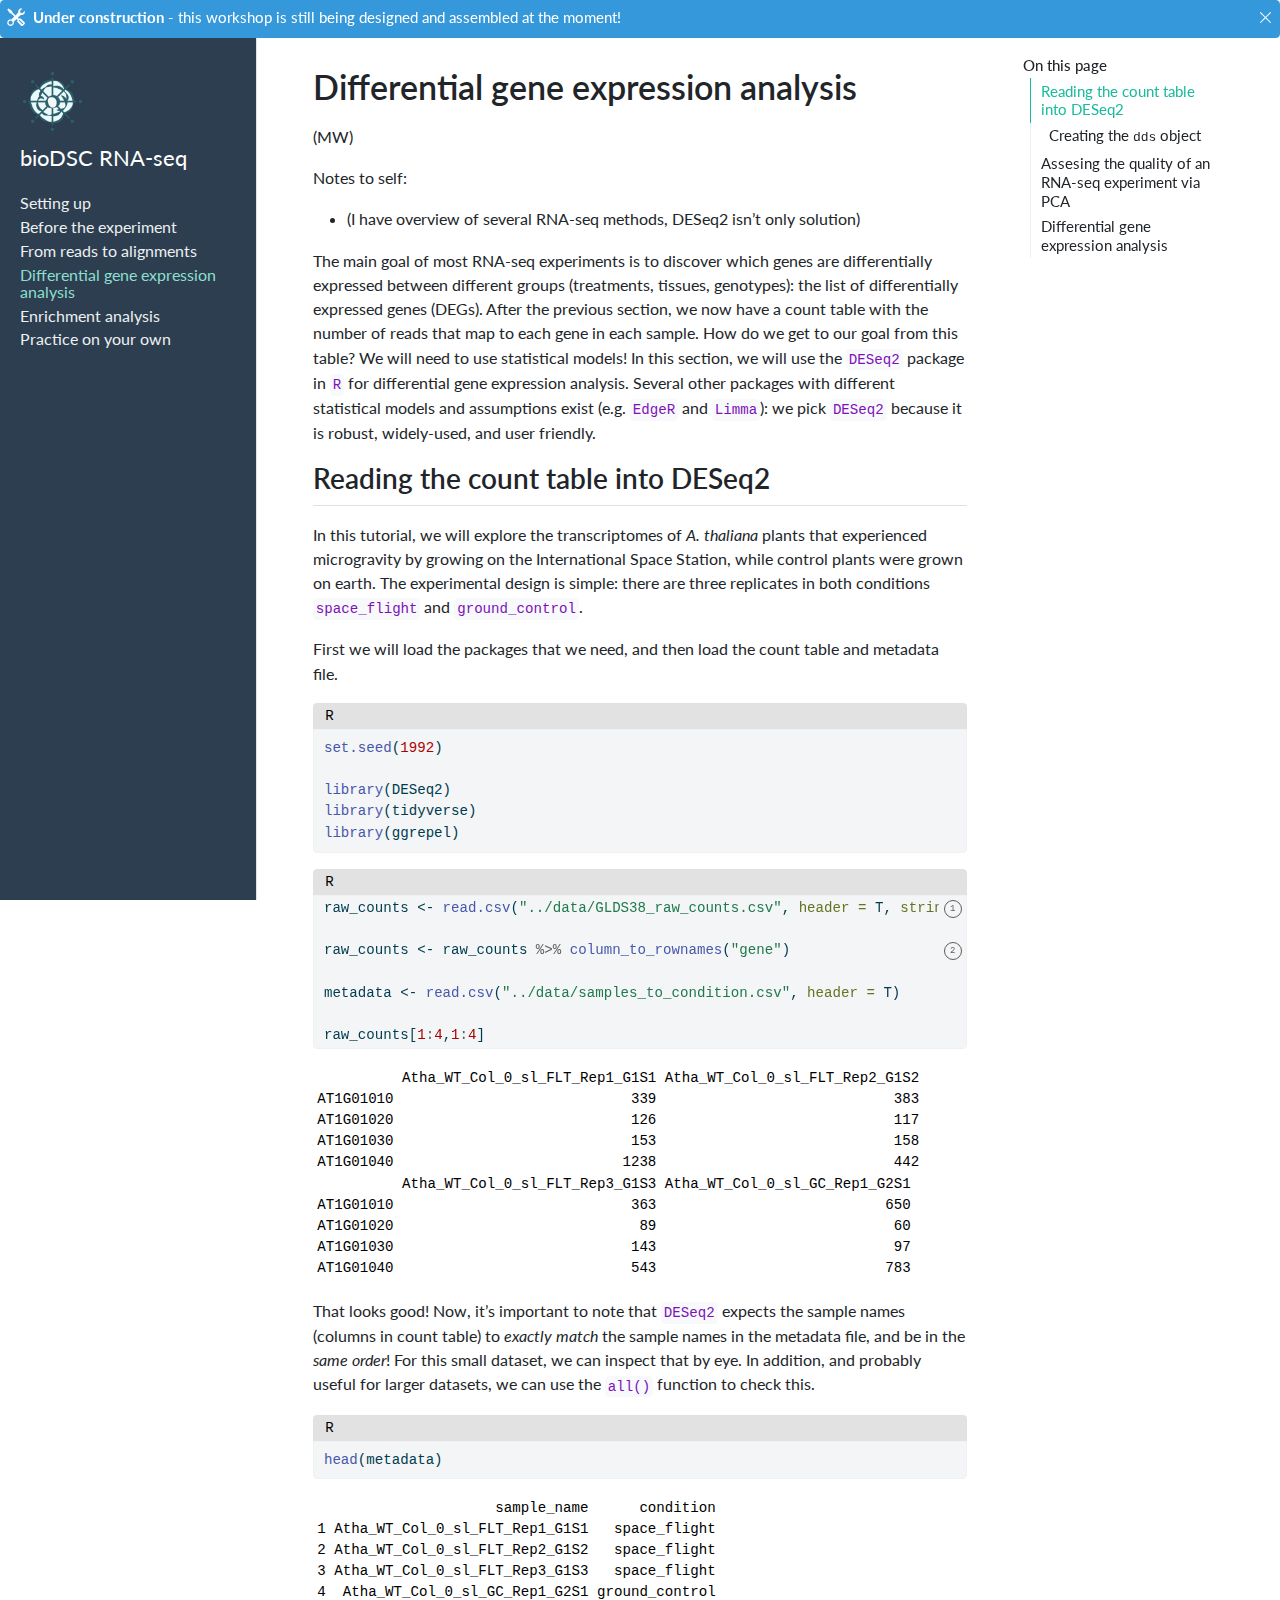
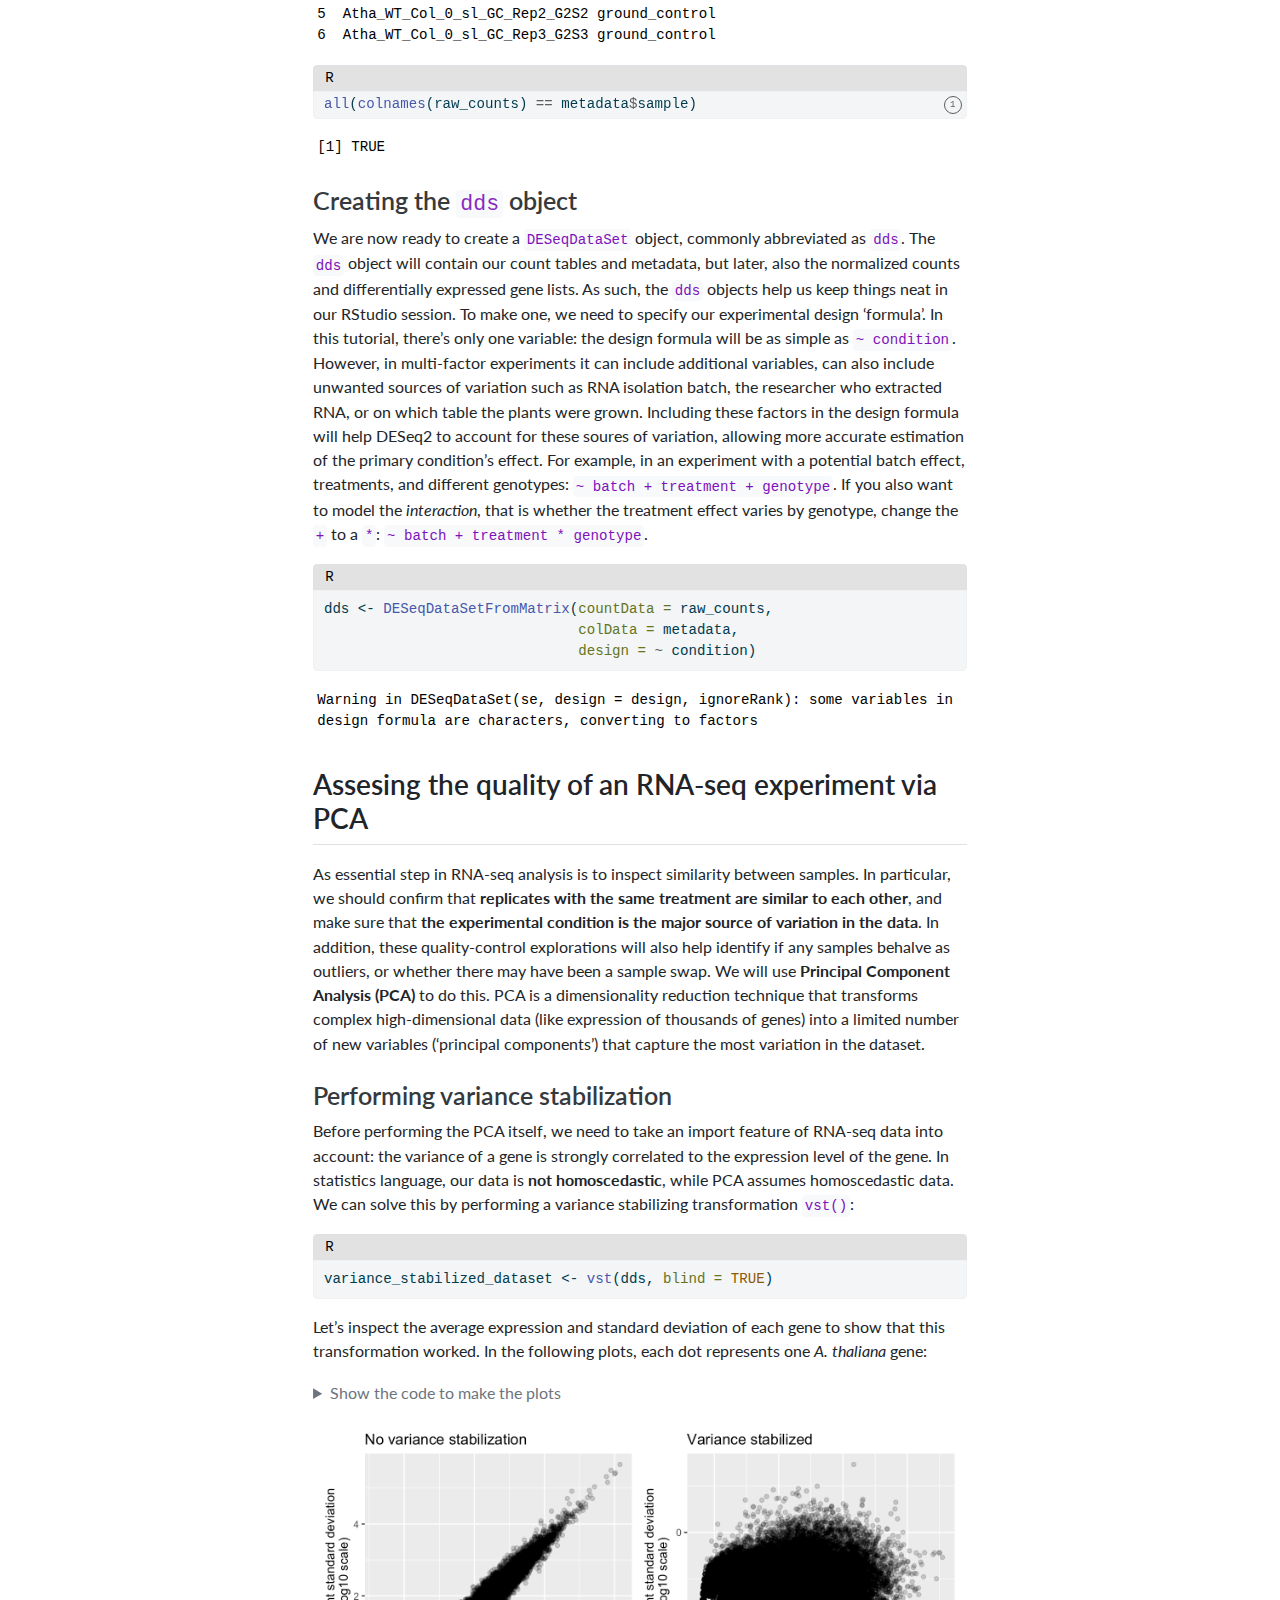
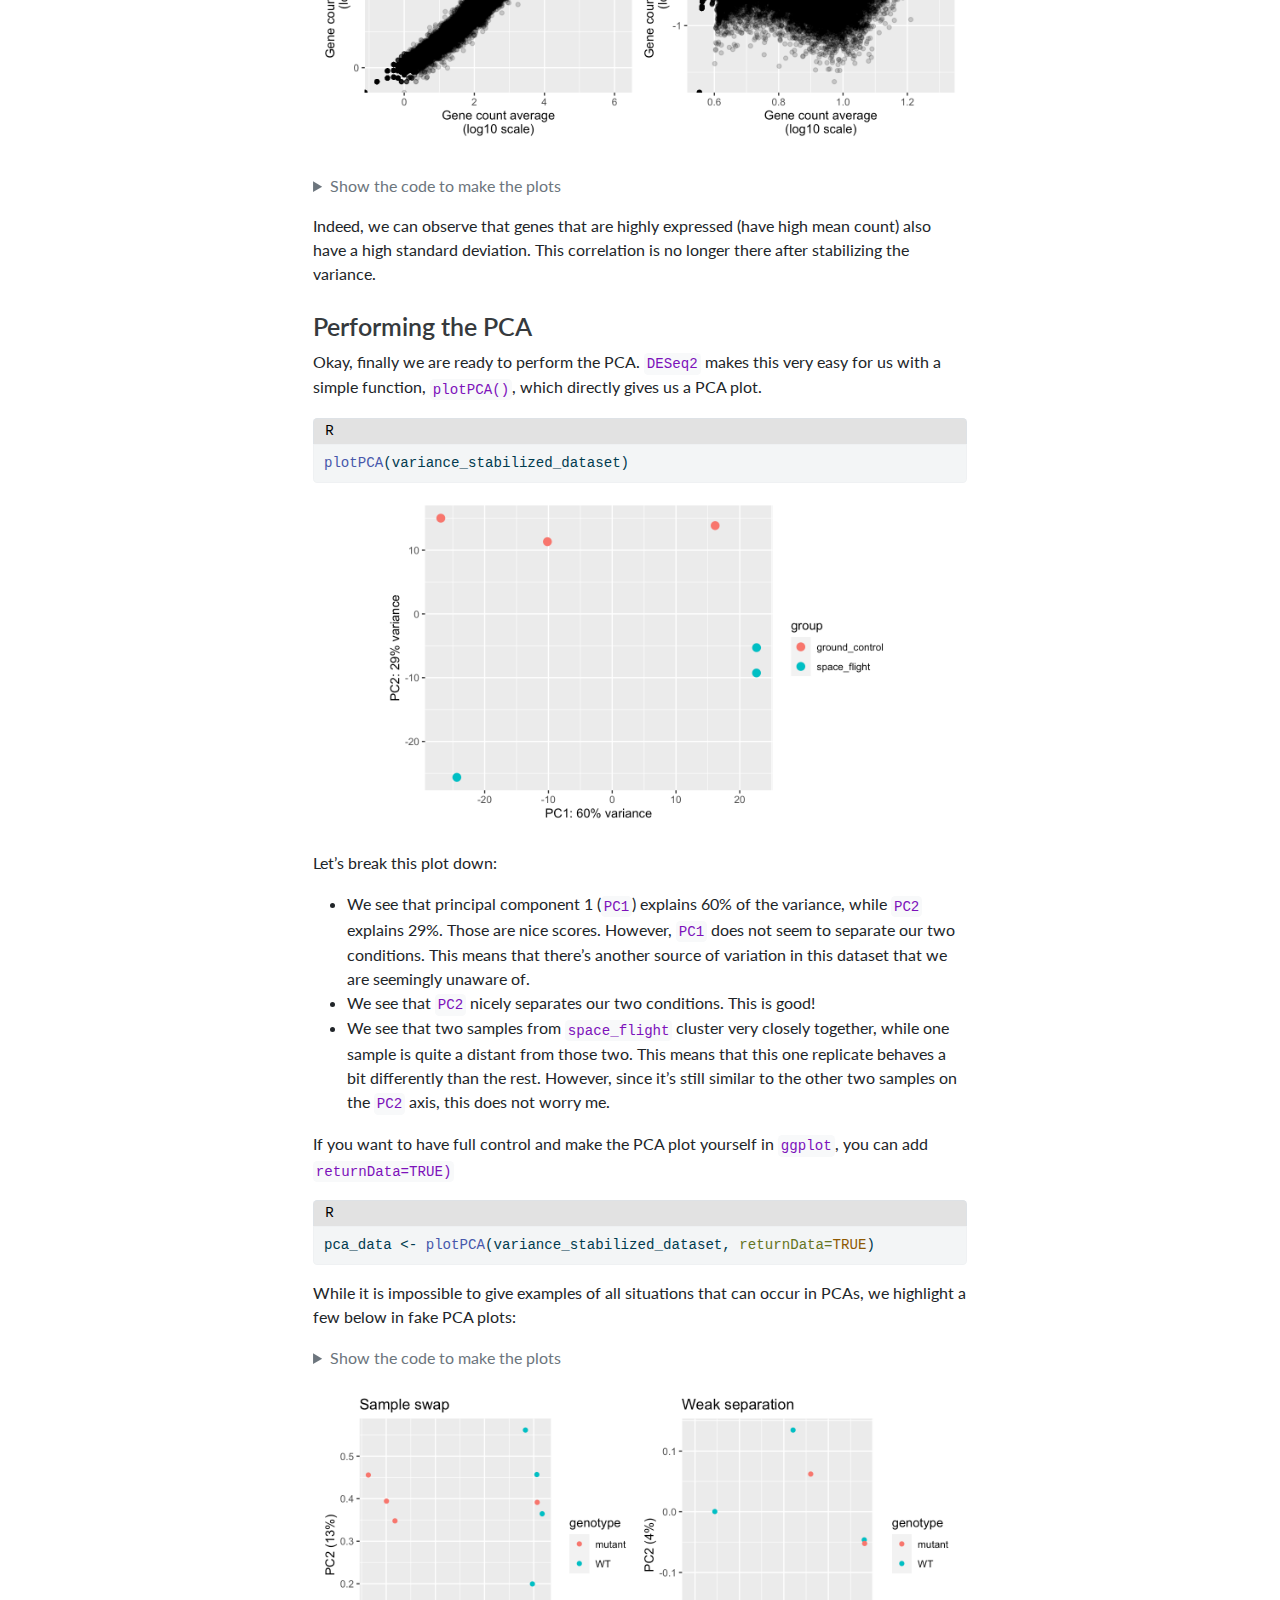
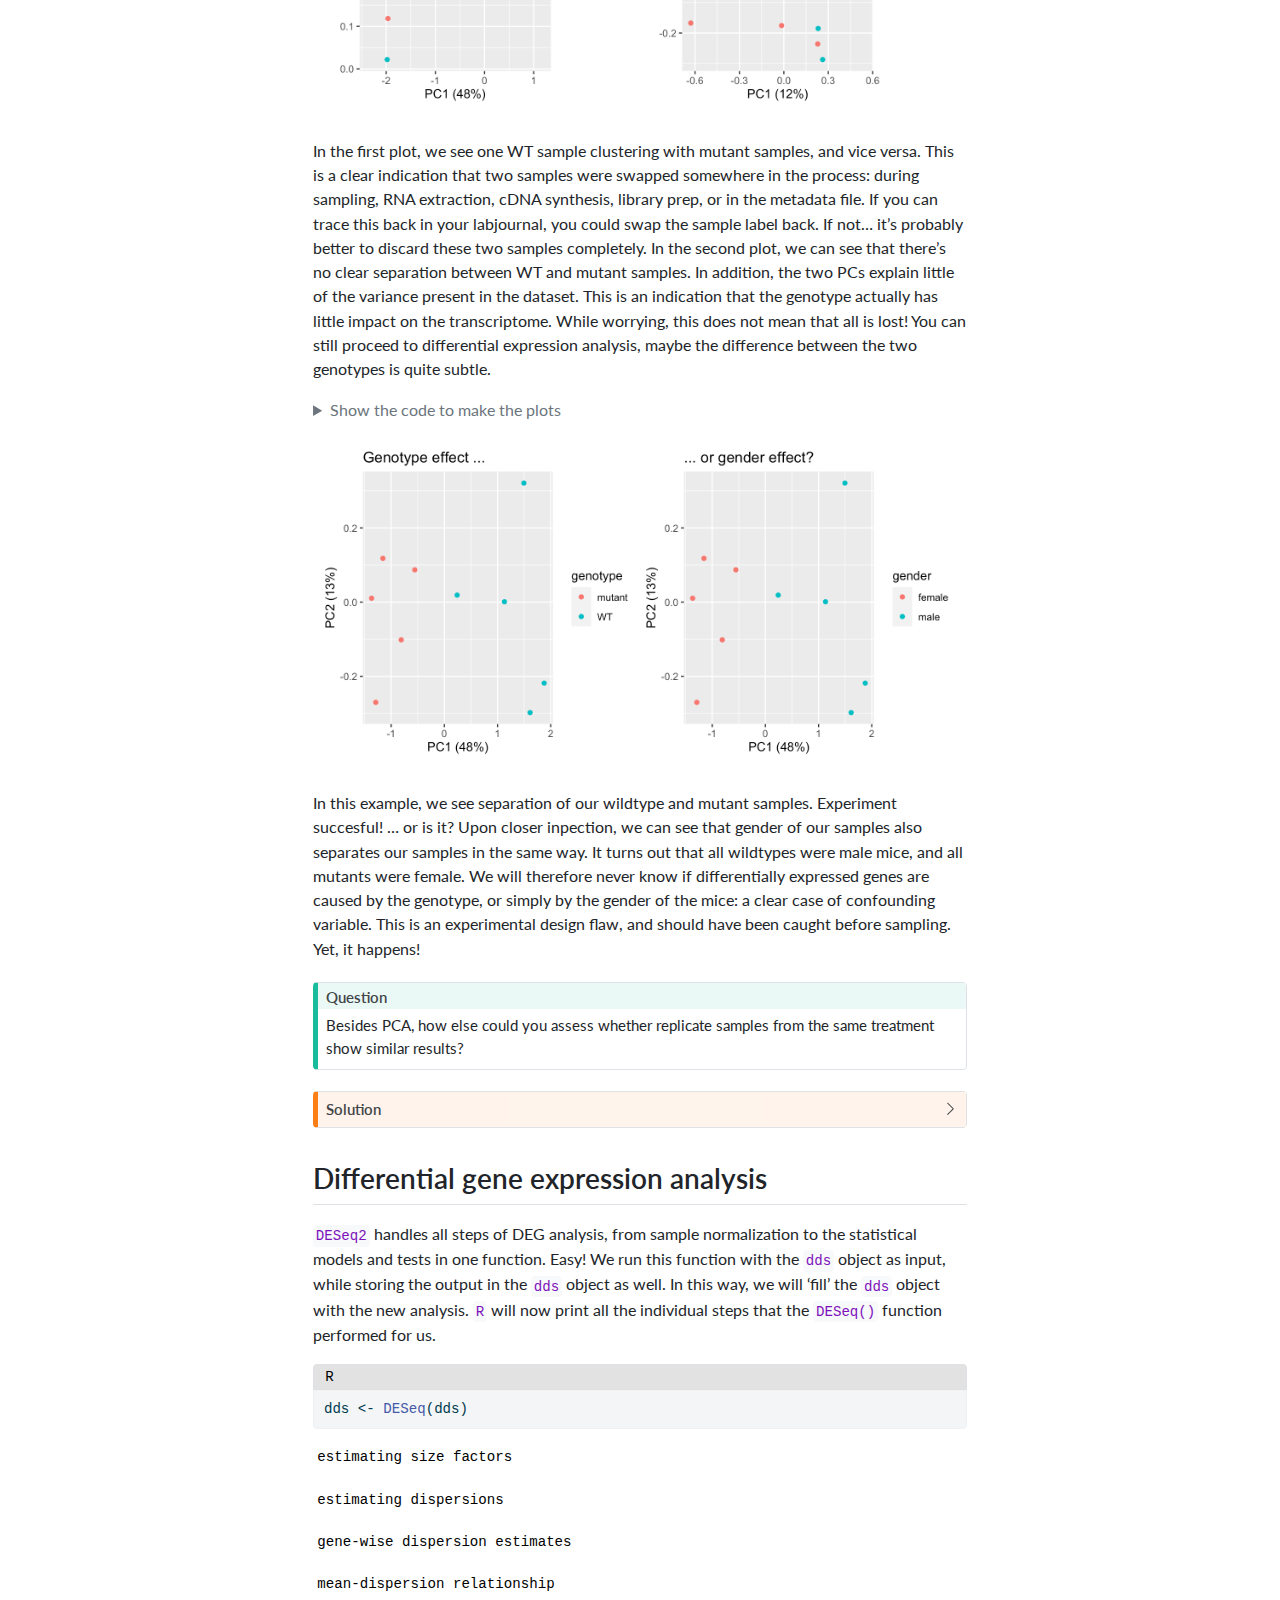
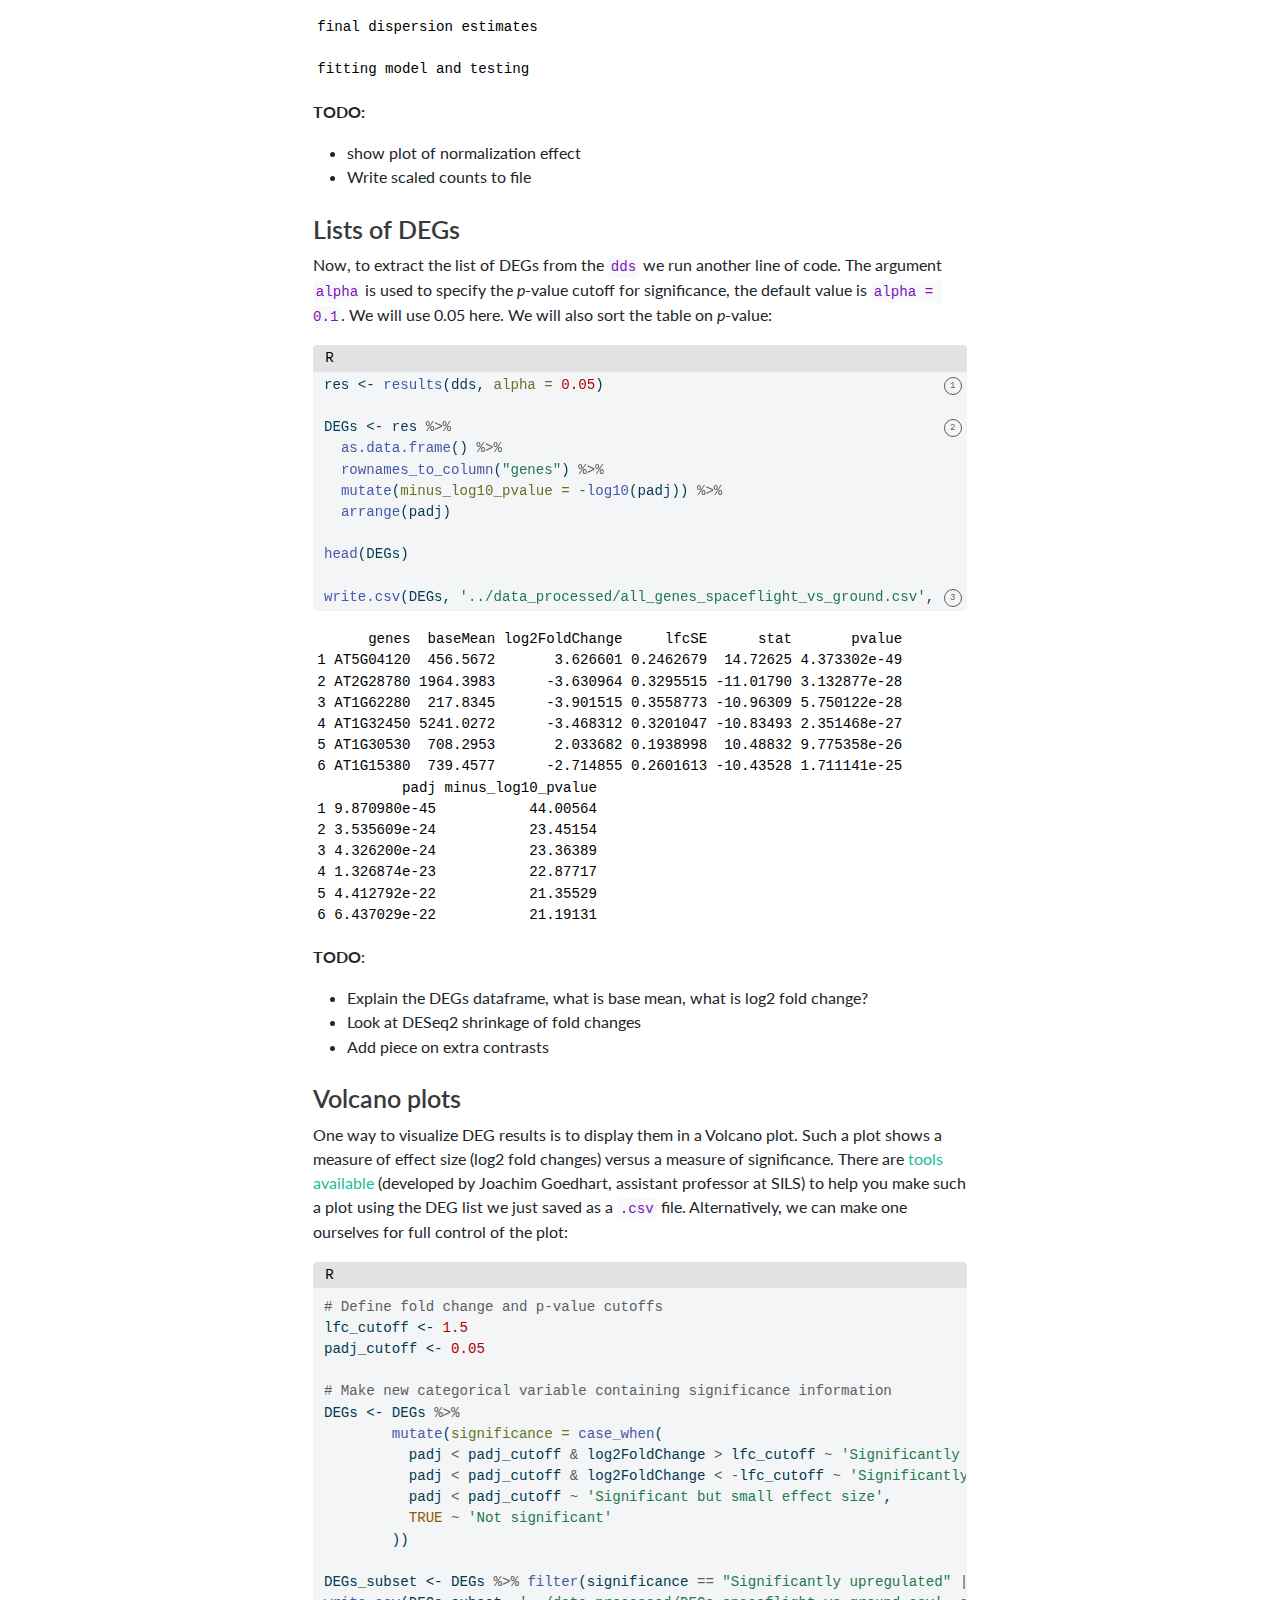
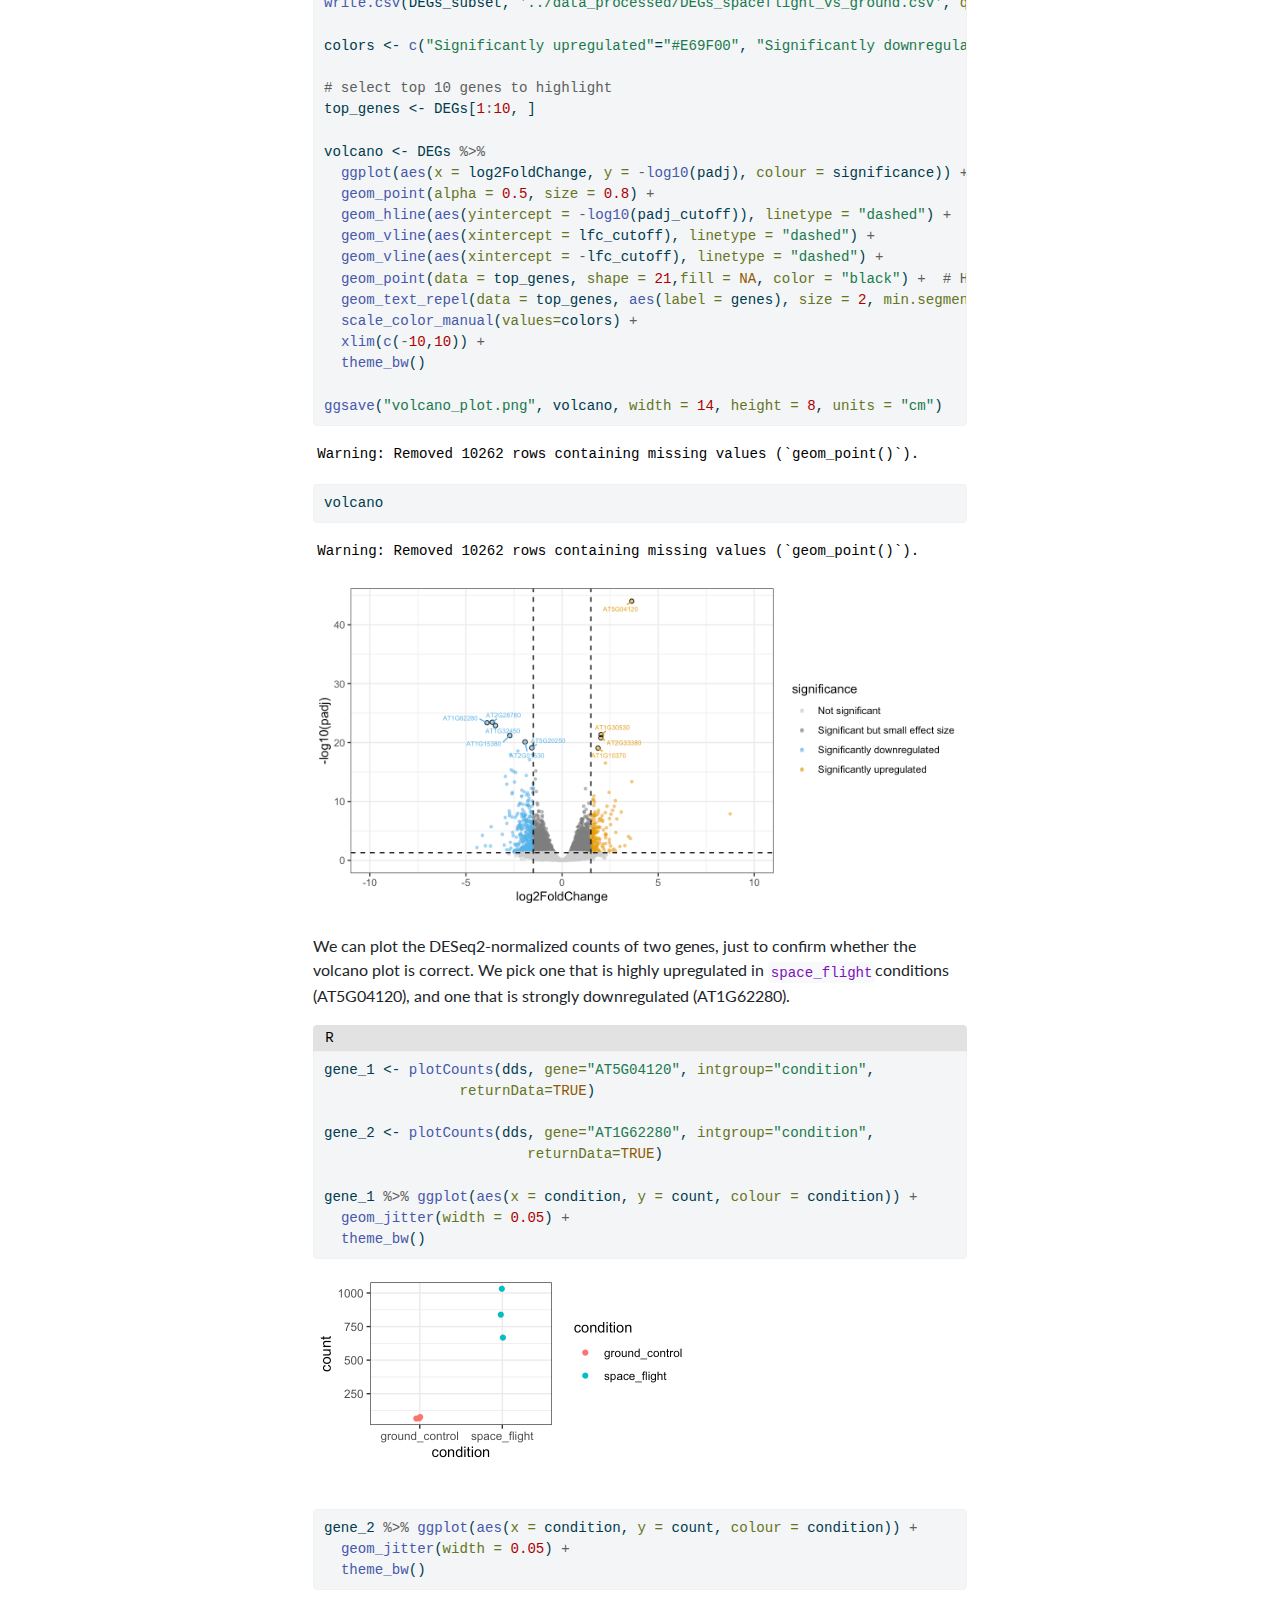
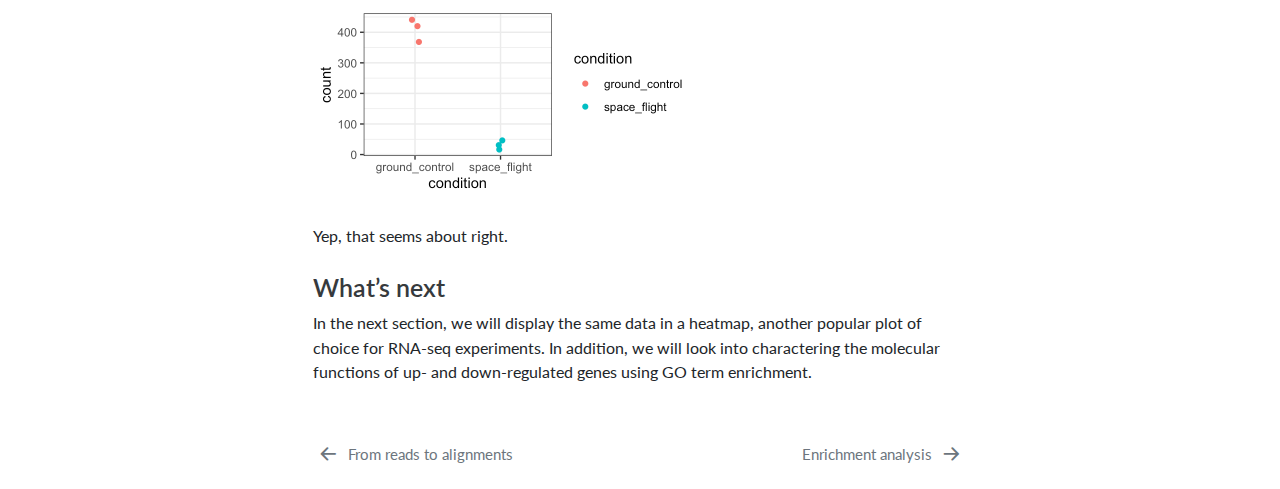
<file: episodes/04-differential-gene-expression.html>
<!DOCTYPE html>
<html xmlns="http://www.w3.org/1999/xhtml" lang="en" xml:lang="en"><head>

<meta charset="utf-8">
<meta name="generator" content="quarto-1.6.33">

<meta name="viewport" content="width=device-width, initial-scale=1.0, user-scalable=yes">


<title>Differential gene expression analysis</title>
<style>
code{white-space: pre-wrap;}
span.smallcaps{font-variant: small-caps;}
div.columns{display: flex; gap: min(4vw, 1.5em);}
div.column{flex: auto; overflow-x: auto;}
div.hanging-indent{margin-left: 1.5em; text-indent: -1.5em;}
ul.task-list{list-style: none;}
ul.task-list li input[type="checkbox"] {
  width: 0.8em;
  margin: 0 0.8em 0.2em -1em; /* quarto-specific, see https://github.com/quarto-dev/quarto-cli/issues/4556 */ 
  vertical-align: middle;
}
/* CSS for syntax highlighting */
pre > code.sourceCode { white-space: pre; position: relative; }
pre > code.sourceCode > span { line-height: 1.25; }
pre > code.sourceCode > span:empty { height: 1.2em; }
.sourceCode { overflow: visible; }
code.sourceCode > span { color: inherit; text-decoration: inherit; }
div.sourceCode { margin: 1em 0; }
pre.sourceCode { margin: 0; }
@media screen {
div.sourceCode { overflow: auto; }
}
@media print {
pre > code.sourceCode { white-space: pre-wrap; }
pre > code.sourceCode > span { display: inline-block; text-indent: -5em; padding-left: 5em; }
}
pre.numberSource code
  { counter-reset: source-line 0; }
pre.numberSource code > span
  { position: relative; left: -4em; counter-increment: source-line; }
pre.numberSource code > span > a:first-child::before
  { content: counter(source-line);
    position: relative; left: -1em; text-align: right; vertical-align: baseline;
    border: none; display: inline-block;
    -webkit-touch-callout: none; -webkit-user-select: none;
    -khtml-user-select: none; -moz-user-select: none;
    -ms-user-select: none; user-select: none;
    padding: 0 4px; width: 4em;
  }
pre.numberSource { margin-left: 3em;  padding-left: 4px; }
div.sourceCode
  {   }
@media screen {
pre > code.sourceCode > span > a:first-child::before { text-decoration: underline; }
}
</style>


<script src="../site_libs/quarto-nav/quarto-nav.js"></script>
<script src="../site_libs/quarto-nav/headroom.min.js"></script>
<script src="../site_libs/clipboard/clipboard.min.js"></script>
<script src="../site_libs/quarto-search/autocomplete.umd.js"></script>
<script src="../site_libs/quarto-search/fuse.min.js"></script>
<script src="../site_libs/quarto-search/quarto-search.js"></script>
<meta name="quarto:offset" content="../">
<link href="../episodes/05-pathway-enrichment.html" rel="next">
<link href="../episodes/03-mapping-reads.html" rel="prev">
<link href="../images/bioDSC-without-dots-transparent.png" rel="icon" type="image/png">
<script src="../site_libs/quarto-html/quarto.js"></script>
<script src="../site_libs/quarto-html/popper.min.js"></script>
<script src="../site_libs/quarto-html/tippy.umd.min.js"></script>
<script src="../site_libs/quarto-html/anchor.min.js"></script>
<link href="../site_libs/quarto-html/tippy.css" rel="stylesheet">
<link href="../site_libs/quarto-html/quarto-syntax-highlighting-07ba0ad10f5680c660e360ac31d2f3b6.css" rel="stylesheet" id="quarto-text-highlighting-styles">
<script src="../site_libs/bootstrap/bootstrap.min.js"></script>
<link href="../site_libs/bootstrap/bootstrap-icons.css" rel="stylesheet">
<link href="../site_libs/bootstrap/bootstrap-b0b0d9a14c149cd49331999aacf7baac.min.css" rel="stylesheet" append-hash="true" id="quarto-bootstrap" data-mode="light">
<script id="quarto-search-options" type="application/json">{
  "location": "sidebar",
  "copy-button": false,
  "collapse-after": 3,
  "panel-placement": "start",
  "type": "textbox",
  "limit": 50,
  "keyboard-shortcut": [
    "f",
    "/",
    "s"
  ],
  "show-item-context": false,
  "language": {
    "search-no-results-text": "No results",
    "search-matching-documents-text": "matching documents",
    "search-copy-link-title": "Copy link to search",
    "search-hide-matches-text": "Hide additional matches",
    "search-more-match-text": "more match in this document",
    "search-more-matches-text": "more matches in this document",
    "search-clear-button-title": "Clear",
    "search-text-placeholder": "",
    "search-detached-cancel-button-title": "Cancel",
    "search-submit-button-title": "Submit",
    "search-label": "Search"
  }
}</script>


<link rel="stylesheet" href="../styles.css">
</head>

<body class="nav-sidebar docked">

<div id="quarto-search-results"></div>
  <header id="quarto-header" class="headroom fixed-top">
  <nav class="quarto-secondary-nav">
    <div class="container-fluid d-flex">
      <button type="button" class="quarto-btn-toggle btn" data-bs-toggle="collapse" role="button" data-bs-target=".quarto-sidebar-collapse-item" aria-controls="quarto-sidebar" aria-expanded="false" aria-label="Toggle sidebar navigation" onclick="if (window.quartoToggleHeadroom) { window.quartoToggleHeadroom(); }">
        <i class="bi bi-layout-text-sidebar-reverse"></i>
      </button>
        <nav class="quarto-page-breadcrumbs" aria-label="breadcrumb"><ol class="breadcrumb"><li class="breadcrumb-item"><a href="../episodes/04-differential-gene-expression.html">Differential gene expression analysis</a></li></ol></nav>
        <a class="flex-grow-1" role="navigation" data-bs-toggle="collapse" data-bs-target=".quarto-sidebar-collapse-item" aria-controls="quarto-sidebar" aria-expanded="false" aria-label="Toggle sidebar navigation" onclick="if (window.quartoToggleHeadroom) { window.quartoToggleHeadroom(); }">      
        </a>
    </div>
  </nav>
  <div id="quarto-announcement" data-announcement-id="0b437132d8f9d16ca3b2831620bc9d1a" class="alert alert-info hidden"><i class="bi bi-tools quarto-announcement-icon"></i><div class="quarto-announcement-content">
<p><strong>Under construction</strong> - this workshop is still being designed and assembled at the moment!</p>
</div><i class="bi bi-x-lg quarto-announcement-action"></i></div>
</header>
<!-- content -->
<div id="quarto-content" class="quarto-container page-columns page-rows-contents page-layout-article">
<!-- sidebar -->
  <nav id="quarto-sidebar" class="sidebar collapse collapse-horizontal quarto-sidebar-collapse-item sidebar-navigation docked overflow-auto">
    <div class="pt-lg-2 mt-2 text-left sidebar-header sidebar-header-stacked">
      <a href="../index.html" class="sidebar-logo-link">
      <img src="../images/bioDSC-without-dots-transparent.png" alt="" class="sidebar-logo py-0 d-lg-inline d-none">
      </a>
    <div class="sidebar-title mb-0 py-0">
      <a href="../">bioDSC RNA-seq</a> 
    </div>
      </div>
    <div class="sidebar-menu-container"> 
    <ul class="list-unstyled mt-1">
        <li class="sidebar-item">
  <div class="sidebar-item-container"> 
  <a href="../episodes/01-setup.html" class="sidebar-item-text sidebar-link">
 <span class="menu-text">Setting up</span></a>
  </div>
</li>
        <li class="sidebar-item">
  <div class="sidebar-item-container"> 
  <a href="../episodes/02-experimental-considerations.html" class="sidebar-item-text sidebar-link">
 <span class="menu-text">Before the experiment</span></a>
  </div>
</li>
        <li class="sidebar-item">
  <div class="sidebar-item-container"> 
  <a href="../episodes/03-mapping-reads.html" class="sidebar-item-text sidebar-link">
 <span class="menu-text">From reads to alignments</span></a>
  </div>
</li>
        <li class="sidebar-item">
  <div class="sidebar-item-container"> 
  <a href="../episodes/04-differential-gene-expression.html" class="sidebar-item-text sidebar-link active">
 <span class="menu-text">Differential gene expression analysis</span></a>
  </div>
</li>
        <li class="sidebar-item">
  <div class="sidebar-item-container"> 
  <a href="../episodes/05-pathway-enrichment.html" class="sidebar-item-text sidebar-link">
 <span class="menu-text">Enrichment analysis</span></a>
  </div>
</li>
        <li class="sidebar-item">
  <div class="sidebar-item-container"> 
  <a href="../episodes/06-practice-more.html" class="sidebar-item-text sidebar-link">
 <span class="menu-text">Practice on your own</span></a>
  </div>
</li>
    </ul>
    </div>
</nav>
<div id="quarto-sidebar-glass" class="quarto-sidebar-collapse-item" data-bs-toggle="collapse" data-bs-target=".quarto-sidebar-collapse-item"></div>
<!-- margin-sidebar -->
    <div id="quarto-margin-sidebar" class="sidebar margin-sidebar">
        <nav id="TOC" role="doc-toc" class="toc-active">
    <h2 id="toc-title">On this page</h2>
   
  <ul>
  <li><a href="#reading-the-count-table-into-deseq2" id="toc-reading-the-count-table-into-deseq2" class="nav-link active" data-scroll-target="#reading-the-count-table-into-deseq2">Reading the count table into DESeq2</a>
  <ul class="collapse">
  <li><a href="#creating-the-dds-object" id="toc-creating-the-dds-object" class="nav-link" data-scroll-target="#creating-the-dds-object">Creating the <code>dds</code> object</a></li>
  </ul></li>
  <li><a href="#assesing-the-quality-of-an-rna-seq-experiment-via-pca" id="toc-assesing-the-quality-of-an-rna-seq-experiment-via-pca" class="nav-link" data-scroll-target="#assesing-the-quality-of-an-rna-seq-experiment-via-pca">Assesing the quality of an RNA-seq experiment via PCA</a>
  <ul class="collapse">
  <li><a href="#performing-variance-stabilization" id="toc-performing-variance-stabilization" class="nav-link" data-scroll-target="#performing-variance-stabilization">Performing variance stabilization</a></li>
  <li><a href="#performing-the-pca" id="toc-performing-the-pca" class="nav-link" data-scroll-target="#performing-the-pca">Performing the PCA</a></li>
  </ul></li>
  <li><a href="#differential-gene-expression-analysis" id="toc-differential-gene-expression-analysis" class="nav-link" data-scroll-target="#differential-gene-expression-analysis">Differential gene expression analysis</a>
  <ul class="collapse">
  <li><a href="#lists-of-degs" id="toc-lists-of-degs" class="nav-link" data-scroll-target="#lists-of-degs">Lists of DEGs</a></li>
  <li><a href="#volcano-plots" id="toc-volcano-plots" class="nav-link" data-scroll-target="#volcano-plots">Volcano plots</a></li>
  <li><a href="#whats-next" id="toc-whats-next" class="nav-link" data-scroll-target="#whats-next">What’s next</a></li>
  </ul></li>
  </ul>
</nav>
    </div>
<!-- main -->
<main class="content" id="quarto-document-content">

<header id="title-block-header" class="quarto-title-block default">
<div class="quarto-title">
<h1 class="title">Differential gene expression analysis</h1>
</div>



<div class="quarto-title-meta">

    
  
    
  </div>
  


</header>


<div class="mwadd">
<p>(MW)</p>
<p>Notes to self:</p>
<ul>
<li>(I have overview of several RNA-seq methods, DESeq2 isn’t only solution)</li>
</ul>
</div>
<p>The main goal of most RNA-seq experiments is to discover which genes are differentially expressed between different groups (treatments, tissues, genotypes): the list of differentially expressed genes (DEGs). After the previous section, we now have a count table with the number of reads that map to each gene in each sample. How do we get to our goal from this table? We will need to use statistical models! In this section, we will use the <code>DESeq2</code> package in <code>R</code> for differential gene expression analysis. Several other packages with different statistical models and assumptions exist (e.g.&nbsp;<code>EdgeR</code> and <code>Limma</code>): we pick <code>DESeq2</code> because it is robust, widely-used, and user friendly.</p>
<section id="reading-the-count-table-into-deseq2" class="level2">
<h2 class="anchored" data-anchor-id="reading-the-count-table-into-deseq2">Reading the count table into DESeq2</h2>
<p>In this tutorial, we will explore the transcriptomes of <em>A. thaliana</em> plants that experienced microgravity by growing on the International Space Station, while control plants were grown on earth. The experimental design is simple: there are three replicates in both conditions <code>space_flight</code> and <code>ground_control</code>.</p>
<p>First we will load the packages that we need, and then load the count table and metadata file.</p>
<div class="cell">
<div class="code-with-filename">
<div class="code-with-filename-file">
<pre><strong>R</strong></pre>
</div>
<div class="sourceCode cell-code" id="cb1"><pre class="sourceCode r code-with-copy"><code class="sourceCode r"><span id="cb1-1"><a href="#cb1-1" aria-hidden="true" tabindex="-1"></a><span class="fu">set.seed</span>(<span class="dv">1992</span>)</span>
<span id="cb1-2"><a href="#cb1-2" aria-hidden="true" tabindex="-1"></a></span>
<span id="cb1-3"><a href="#cb1-3" aria-hidden="true" tabindex="-1"></a><span class="fu">library</span>(DESeq2)</span>
<span id="cb1-4"><a href="#cb1-4" aria-hidden="true" tabindex="-1"></a><span class="fu">library</span>(tidyverse)</span>
<span id="cb1-5"><a href="#cb1-5" aria-hidden="true" tabindex="-1"></a><span class="fu">library</span>(ggrepel)</span></code><button title="Copy to Clipboard" class="code-copy-button"><i class="bi"></i></button></pre></div>
</div>
</div>
<div class="cell">
<div class="code-with-filename">
<div class="code-with-filename-file">
<pre><strong>R</strong></pre>
</div>
<div class="sourceCode cell-code" id="annotated-cell-2"><pre class="sourceCode r code-annotation-code code-with-copy code-annotated"><code class="sourceCode r"><button class="code-annotation-anchor" data-target-cell="annotated-cell-2" data-target-annotation="1">1</button><span id="annotated-cell-2-1" class="code-annotation-target"><a href="#annotated-cell-2-1" aria-hidden="true" tabindex="-1"></a>raw_counts <span class="ot">&lt;-</span> <span class="fu">read.csv</span>(<span class="st">"../data/GLDS38_raw_counts.csv"</span>, <span class="at">header =</span> T, <span class="at">stringsAsFactors =</span> F)</span>
<span id="annotated-cell-2-2"><a href="#annotated-cell-2-2" aria-hidden="true" tabindex="-1"></a></span>
<button class="code-annotation-anchor" data-target-cell="annotated-cell-2" data-target-annotation="2">2</button><span id="annotated-cell-2-3" class="code-annotation-target"><a href="#annotated-cell-2-3" aria-hidden="true" tabindex="-1"></a>raw_counts <span class="ot">&lt;-</span> raw_counts <span class="sc">%&gt;%</span> <span class="fu">column_to_rownames</span>(<span class="st">"gene"</span>)</span>
<span id="annotated-cell-2-4"><a href="#annotated-cell-2-4" aria-hidden="true" tabindex="-1"></a></span>
<span id="annotated-cell-2-5"><a href="#annotated-cell-2-5" aria-hidden="true" tabindex="-1"></a>metadata <span class="ot">&lt;-</span> <span class="fu">read.csv</span>(<span class="st">"../data/samples_to_condition.csv"</span>, <span class="at">header =</span> T)</span>
<span id="annotated-cell-2-6"><a href="#annotated-cell-2-6" aria-hidden="true" tabindex="-1"></a></span>
<span id="annotated-cell-2-7"><a href="#annotated-cell-2-7" aria-hidden="true" tabindex="-1"></a>raw_counts[<span class="dv">1</span><span class="sc">:</span><span class="dv">4</span>,<span class="dv">1</span><span class="sc">:</span><span class="dv">4</span>]</span><div class="code-annotation-gutter-bg"></div><div class="code-annotation-gutter"></div></code><button title="Copy to Clipboard" class="code-copy-button"><i class="bi"></i></button></pre></div>
</div>
<div class="cell-annotation">
<dl class="code-annotation-container-hidden code-annotation-container-grid">
<dt data-target-cell="annotated-cell-2" data-target-annotation="1">1</dt>
<dd>
<span data-code-cell="annotated-cell-2" data-code-lines="1" data-code-annotation="1">Make sure you use the correct path to where your data is stored. Depending on your folder structure, you may not need the <code>../</code> and you could use <code>data/GLDS38_raw_counts.csv</code> instead.</span>
</dd>
<dt data-target-cell="annotated-cell-2" data-target-annotation="2">2</dt>
<dd>
<span data-code-cell="annotated-cell-2" data-code-lines="3" data-code-annotation="2">Here, we store the column <code>gene</code> as row names instead of a dedicated column.</span>
</dd>
</dl>
</div>
<div class="cell-output cell-output-stdout">
<pre><code>          Atha_WT_Col_0_sl_FLT_Rep1_G1S1 Atha_WT_Col_0_sl_FLT_Rep2_G1S2
AT1G01010                            339                            383
AT1G01020                            126                            117
AT1G01030                            153                            158
AT1G01040                           1238                            442
          Atha_WT_Col_0_sl_FLT_Rep3_G1S3 Atha_WT_Col_0_sl_GC_Rep1_G2S1
AT1G01010                            363                           650
AT1G01020                             89                            60
AT1G01030                            143                            97
AT1G01040                            543                           783</code></pre>
</div>
</div>
<p>That looks good! Now, it’s important to note that <code>DESeq2</code> expects the sample names (columns in count table) to <em>exactly match</em> the sample names in the metadata file, and be in the <em>same order</em>! For this small dataset, we can inspect that by eye. In addition, and probably useful for larger datasets, we can use the <code>all()</code> function to check this.</p>
<div class="cell">
<div class="code-with-filename">
<div class="code-with-filename-file">
<pre><strong>R</strong></pre>
</div>
<div class="sourceCode cell-code" id="cb3"><pre class="sourceCode r code-with-copy"><code class="sourceCode r"><span id="cb3-1"><a href="#cb3-1" aria-hidden="true" tabindex="-1"></a><span class="fu">head</span>(metadata)</span></code><button title="Copy to Clipboard" class="code-copy-button"><i class="bi"></i></button></pre></div>
</div>
<div class="cell-output cell-output-stdout">
<pre><code>                     sample_name      condition
1 Atha_WT_Col_0_sl_FLT_Rep1_G1S1   space_flight
2 Atha_WT_Col_0_sl_FLT_Rep2_G1S2   space_flight
3 Atha_WT_Col_0_sl_FLT_Rep3_G1S3   space_flight
4  Atha_WT_Col_0_sl_GC_Rep1_G2S1 ground_control
5  Atha_WT_Col_0_sl_GC_Rep2_G2S2 ground_control
6  Atha_WT_Col_0_sl_GC_Rep3_G2S3 ground_control</code></pre>
</div>
</div>
<div class="cell">
<div class="code-with-filename">
<div class="code-with-filename-file">
<pre><strong>R</strong></pre>
</div>
<div class="sourceCode cell-code" id="annotated-cell-4"><pre class="sourceCode r code-annotation-code code-with-copy code-annotated"><code class="sourceCode r"><button class="code-annotation-anchor" data-target-cell="annotated-cell-4" data-target-annotation="1">1</button><span id="annotated-cell-4-1" class="code-annotation-target"><a href="#annotated-cell-4-1" aria-hidden="true" tabindex="-1"></a><span class="fu">all</span>(<span class="fu">colnames</span>(raw_counts) <span class="sc">==</span> metadata<span class="sc">$</span>sample)</span><div class="code-annotation-gutter-bg"></div><div class="code-annotation-gutter"></div></code><button title="Copy to Clipboard" class="code-copy-button"><i class="bi"></i></button></pre></div>
</div>
<div class="cell-annotation">
<dl class="code-annotation-container-hidden code-annotation-container-grid">
<dt data-target-cell="annotated-cell-4" data-target-annotation="1">1</dt>
<dd>
<span data-code-cell="annotated-cell-4" data-code-lines="1" data-code-annotation="1">If this does not return <code>TRUE</code>, you need to reorder or rename sample names in one of your files.</span>
</dd>
</dl>
</div>
<div class="cell-output cell-output-stdout">
<pre><code>[1] TRUE</code></pre>
</div>
</div>
<section id="creating-the-dds-object" class="level3">
<h3 class="anchored" data-anchor-id="creating-the-dds-object">Creating the <code>dds</code> object</h3>
<p>We are now ready to create a <code>DESeqDataSet</code> object, commonly abbreviated as <code>dds</code>. The <code>dds</code> object will contain our count tables and metadata, but later, also the normalized counts and differentially expressed gene lists. As such, the <code>dds</code> objects help us keep things neat in our RStudio session. To make one, we need to specify our experimental design ‘formula’. In this tutorial, there’s only one variable: the design formula will be as simple as <code>~ condition</code>. However, in multi-factor experiments it can include additional variables, can also include unwanted sources of variation such as RNA isolation batch, the researcher who extracted RNA, or on which table the plants were grown. Including these factors in the design formula will help DESeq2 to account for these soures of variation, allowing more accurate estimation of the primary condition’s effect. For example, in an experiment with a potential batch effect, treatments, and different genotypes: <code>~ batch + treatment + genotype</code>. If you also want to model the <em>interaction</em>, that is whether the treatment effect varies by genotype, change the <code>+</code> to a <code>*</code>: <code>~ batch + treatment * genotype</code>.</p>
<div class="cell">
<div class="code-with-filename">
<div class="code-with-filename-file">
<pre><strong>R</strong></pre>
</div>
<div class="sourceCode cell-code" id="cb6"><pre class="sourceCode r code-with-copy"><code class="sourceCode r"><span id="cb6-1"><a href="#cb6-1" aria-hidden="true" tabindex="-1"></a>dds <span class="ot">&lt;-</span> <span class="fu">DESeqDataSetFromMatrix</span>(<span class="at">countData =</span> raw_counts, </span>
<span id="cb6-2"><a href="#cb6-2" aria-hidden="true" tabindex="-1"></a>                              <span class="at">colData =</span> metadata, </span>
<span id="cb6-3"><a href="#cb6-3" aria-hidden="true" tabindex="-1"></a>                              <span class="at">design =</span> <span class="sc">~</span> condition)</span></code><button title="Copy to Clipboard" class="code-copy-button"><i class="bi"></i></button></pre></div>
</div>
<div class="cell-output cell-output-stderr">
<pre><code>Warning in DESeqDataSet(se, design = design, ignoreRank): some variables in
design formula are characters, converting to factors</code></pre>
</div>
</div>
</section>
</section>
<section id="assesing-the-quality-of-an-rna-seq-experiment-via-pca" class="level2">
<h2 class="anchored" data-anchor-id="assesing-the-quality-of-an-rna-seq-experiment-via-pca">Assesing the quality of an RNA-seq experiment via PCA</h2>
<p>As essential step in RNA-seq analysis is to inspect similarity between samples. In particular, we should confirm that <strong>replicates with the same treatment are similar to each other</strong>, and make sure that <strong>the experimental condition is the major source of variation in the data</strong>. In addition, these quality-control explorations will also help identify if any samples behalve as outliers, or whether there may have been a sample swap. We will use <strong>Principal Component Analysis (PCA)</strong> to do this. PCA is a dimensionality reduction technique that transforms complex high-dimensional data (like expression of thousands of genes) into a limited number of new variables (‘principal components’) that capture the most variation in the dataset.</p>
<section id="performing-variance-stabilization" class="level3">
<h3 class="anchored" data-anchor-id="performing-variance-stabilization">Performing variance stabilization</h3>
<p>Before performing the PCA itself, we need to take an import feature of RNA-seq data into account: the variance of a gene is strongly correlated to the expression level of the gene. In statistics language, our data is <strong>not homoscedastic</strong>, while PCA assumes homoscedastic data. We can solve this by performing a variance stabilizing transformation <code>vst()</code>:</p>
<div class="cell">
<div class="code-with-filename">
<div class="code-with-filename-file">
<pre><strong>R</strong></pre>
</div>
<div class="sourceCode cell-code" id="cb8"><pre class="sourceCode r code-with-copy"><code class="sourceCode r"><span id="cb8-1"><a href="#cb8-1" aria-hidden="true" tabindex="-1"></a>variance_stabilized_dataset <span class="ot">&lt;-</span> <span class="fu">vst</span>(dds, <span class="at">blind =</span> <span class="cn">TRUE</span>)</span></code><button title="Copy to Clipboard" class="code-copy-button"><i class="bi"></i></button></pre></div>
</div>
</div>
<p>Let’s inspect the average expression and standard deviation of each gene to show that this transformation worked. In the following plots, each dot represents one <em>A. thaliana</em> gene:</p>
<div class="cell">
<div class="code-with-filename">
<details class="code-fold">
<summary>Show the code to make the plots</summary>
<div class="code-with-filename-file">
<pre><strong>R</strong></pre>
</div>
<div class="sourceCode cell-code" id="cb9"><pre class="sourceCode r code-with-copy"><code class="sourceCode r"><span id="cb9-1"><a href="#cb9-1" aria-hidden="true" tabindex="-1"></a><span class="fu">library</span>(patchwork)</span>
<span id="cb9-2"><a href="#cb9-2" aria-hidden="true" tabindex="-1"></a></span>
<span id="cb9-3"><a href="#cb9-3" aria-hidden="true" tabindex="-1"></a>without_vst <span class="ot">&lt;-</span> raw_counts <span class="sc">%&gt;%</span> </span>
<span id="cb9-4"><a href="#cb9-4" aria-hidden="true" tabindex="-1"></a>    <span class="fu">as.data.frame</span>() <span class="sc">%&gt;%</span> </span>
<span id="cb9-5"><a href="#cb9-5" aria-hidden="true" tabindex="-1"></a>    <span class="fu">rownames_to_column</span>(<span class="st">"gene"</span>) <span class="sc">%&gt;%</span> </span>
<span id="cb9-6"><a href="#cb9-6" aria-hidden="true" tabindex="-1"></a>    <span class="fu">pivot_longer</span>(<span class="at">cols =</span> <span class="sc">-</span> gene, <span class="at">names_to =</span> <span class="st">"sample"</span>, <span class="at">values_to =</span> <span class="st">"count"</span>) <span class="sc">%&gt;%</span> </span>
<span id="cb9-7"><a href="#cb9-7" aria-hidden="true" tabindex="-1"></a>    <span class="fu">group_by</span>(gene) <span class="sc">%&gt;%</span> </span>
<span id="cb9-8"><a href="#cb9-8" aria-hidden="true" tabindex="-1"></a>    <span class="fu">summarise</span>(<span class="at">gene_mean =</span> <span class="fu">mean</span>(count), <span class="at">gene_sd =</span> <span class="fu">sd</span>(count)) <span class="sc">%&gt;%</span> </span>
<span id="cb9-9"><a href="#cb9-9" aria-hidden="true" tabindex="-1"></a>    <span class="fu">ungroup</span>() <span class="sc">%&gt;%</span> </span>
<span id="cb9-10"><a href="#cb9-10" aria-hidden="true" tabindex="-1"></a>    <span class="fu">ggplot</span>(<span class="fu">aes</span>(<span class="at">x =</span> <span class="fu">log10</span>(gene_mean), <span class="at">y =</span> <span class="fu">log10</span>(gene_sd))) <span class="sc">+</span></span>
<span id="cb9-11"><a href="#cb9-11" aria-hidden="true" tabindex="-1"></a>    <span class="fu">geom_point</span>(<span class="at">alpha =</span> <span class="fl">0.2</span>) <span class="sc">+</span></span>
<span id="cb9-12"><a href="#cb9-12" aria-hidden="true" tabindex="-1"></a>    <span class="fu">labs</span>(<span class="at">x =</span> <span class="st">"Gene count average</span><span class="sc">\n</span><span class="st">(log10 scale)"</span>,</span>
<span id="cb9-13"><a href="#cb9-13" aria-hidden="true" tabindex="-1"></a>        <span class="at">y =</span> <span class="st">"Gene count standard deviation</span><span class="sc">\n</span><span class="st">(log10 scale)"</span>) <span class="sc">+</span></span>
<span id="cb9-14"><a href="#cb9-14" aria-hidden="true" tabindex="-1"></a>    <span class="fu">ggtitle</span>(<span class="st">"No variance stabilization"</span>)</span>
<span id="cb9-15"><a href="#cb9-15" aria-hidden="true" tabindex="-1"></a>    </span>
<span id="cb9-16"><a href="#cb9-16" aria-hidden="true" tabindex="-1"></a>variance_stabilised_counts <span class="ot">&lt;-</span> <span class="fu">assay</span>(variance_stabilized_dataset)</span>
<span id="cb9-17"><a href="#cb9-17" aria-hidden="true" tabindex="-1"></a></span>
<span id="cb9-18"><a href="#cb9-18" aria-hidden="true" tabindex="-1"></a>with_vst <span class="ot">&lt;-</span> variance_stabilised_counts <span class="sc">%&gt;%</span> </span>
<span id="cb9-19"><a href="#cb9-19" aria-hidden="true" tabindex="-1"></a>  <span class="fu">as.data.frame</span>() <span class="sc">%&gt;%</span> </span>
<span id="cb9-20"><a href="#cb9-20" aria-hidden="true" tabindex="-1"></a>  <span class="fu">rownames_to_column</span>(<span class="st">"gene"</span>) <span class="sc">%&gt;%</span> </span>
<span id="cb9-21"><a href="#cb9-21" aria-hidden="true" tabindex="-1"></a>  <span class="fu">pivot_longer</span>(<span class="at">cols =</span> <span class="sc">-</span> gene, <span class="at">names_to =</span> <span class="st">"sample"</span>, <span class="at">values_to =</span> <span class="st">"count"</span>) <span class="sc">%&gt;%</span> </span>
<span id="cb9-22"><a href="#cb9-22" aria-hidden="true" tabindex="-1"></a>  <span class="fu">group_by</span>(gene) <span class="sc">%&gt;%</span> </span>
<span id="cb9-23"><a href="#cb9-23" aria-hidden="true" tabindex="-1"></a>  <span class="fu">summarise</span>(<span class="at">gene_mean =</span> <span class="fu">mean</span>(count), <span class="at">gene_sd =</span> <span class="fu">sd</span>(count)) <span class="sc">%&gt;%</span> </span>
<span id="cb9-24"><a href="#cb9-24" aria-hidden="true" tabindex="-1"></a>  <span class="fu">ungroup</span>() <span class="sc">%&gt;%</span> </span>
<span id="cb9-25"><a href="#cb9-25" aria-hidden="true" tabindex="-1"></a>  <span class="fu">ggplot</span>(<span class="fu">aes</span>(<span class="at">x =</span> <span class="fu">log10</span>(gene_mean), <span class="at">y =</span> <span class="fu">log10</span>(gene_sd))) <span class="sc">+</span></span>
<span id="cb9-26"><a href="#cb9-26" aria-hidden="true" tabindex="-1"></a>  <span class="fu">geom_point</span>(<span class="at">alpha =</span> <span class="fl">0.2</span>) <span class="sc">+</span></span>
<span id="cb9-27"><a href="#cb9-27" aria-hidden="true" tabindex="-1"></a>  <span class="fu">labs</span>(<span class="at">x =</span> <span class="st">"Gene count average</span><span class="sc">\n</span><span class="st">(log10 scale)"</span>,</span>
<span id="cb9-28"><a href="#cb9-28" aria-hidden="true" tabindex="-1"></a>       <span class="at">y =</span> <span class="st">"Gene count standard deviation</span><span class="sc">\n</span><span class="st">(log10 scale)"</span>) <span class="sc">+</span></span>
<span id="cb9-29"><a href="#cb9-29" aria-hidden="true" tabindex="-1"></a>  <span class="fu">ggtitle</span>(<span class="st">"Variance stabilized"</span>)</span>
<span id="cb9-30"><a href="#cb9-30" aria-hidden="true" tabindex="-1"></a></span>
<span id="cb9-31"><a href="#cb9-31" aria-hidden="true" tabindex="-1"></a>without_vst <span class="sc">|</span> with_vst</span></code><button title="Copy to Clipboard" class="code-copy-button"><i class="bi"></i></button></pre></div>
</details>
</div>
<div class="cell-output-display">
<div>
<figure class="figure">
<p><img src="04-differential-gene-expression_files/figure-html/unnamed-chunk-7-1.png" class="img-fluid figure-img" width="768"></p>
</figure>
</div>
</div>
<details class="code-fold">
<summary>Show the code to make the plots</summary>
<div class="sourceCode cell-code" id="cb10"><pre class="sourceCode r code-with-copy"><code class="sourceCode r"><span id="cb10-1"><a href="#cb10-1" aria-hidden="true" tabindex="-1"></a>variance_stabilised_counts_df <span class="ot">&lt;-</span> variance_stabilised_counts <span class="sc">%&gt;%</span></span>
<span id="cb10-2"><a href="#cb10-2" aria-hidden="true" tabindex="-1"></a>  <span class="fu">as.data.frame</span>() <span class="sc">%&gt;%</span> </span>
<span id="cb10-3"><a href="#cb10-3" aria-hidden="true" tabindex="-1"></a>  <span class="fu">rownames_to_column</span>(<span class="st">"gene"</span>)  </span>
<span id="cb10-4"><a href="#cb10-4" aria-hidden="true" tabindex="-1"></a><span class="fu">write.csv</span>(variance_stabilised_counts_df, <span class="st">"../data_processed/variance_stabilized_dataset.csv"</span>, <span class="at">row.names=</span><span class="cn">FALSE</span>)</span></code><button title="Copy to Clipboard" class="code-copy-button"><i class="bi"></i></button></pre></div>
</details>
</div>
<p>Indeed, we can observe that genes that are highly expressed (have high mean count) also have a high standard deviation. This correlation is no longer there after stabilizing the variance.</p>
</section>
<section id="performing-the-pca" class="level3">
<h3 class="anchored" data-anchor-id="performing-the-pca">Performing the PCA</h3>
<p>Okay, finally we are ready to perform the PCA. <code>DESeq2</code> makes this very easy for us with a simple function, <code>plotPCA()</code>, which directly gives us a PCA plot.</p>
<div class="cell">
<div class="code-with-filename">
<div class="code-with-filename-file">
<pre><strong>R</strong></pre>
</div>
<div class="sourceCode cell-code" id="cb11"><pre class="sourceCode r code-with-copy"><code class="sourceCode r"><span id="cb11-1"><a href="#cb11-1" aria-hidden="true" tabindex="-1"></a><span class="fu">plotPCA</span>(variance_stabilized_dataset)</span></code><button title="Copy to Clipboard" class="code-copy-button"><i class="bi"></i></button></pre></div>
</div>
<div class="cell-output-display">
<div>
<figure class="figure">
<p><img src="04-differential-gene-expression_files/figure-html/unnamed-chunk-8-1.png" class="img-fluid figure-img" width="768"></p>
</figure>
</div>
</div>
</div>
<p>Let’s break this plot down:</p>
<ul>
<li>We see that principal component 1 (<code>PC1</code>) explains 60% of the variance, while <code>PC2</code> explains 29%. Those are nice scores. However, <code>PC1</code> does not seem to separate our two conditions. This means that there’s another source of variation in this dataset that we are seemingly unaware of.</li>
<li>We see that <code>PC2</code> nicely separates our two conditions. This is good!<br>
</li>
<li>We see that two samples from <code>space_flight</code> cluster very closely together, while one sample is quite a distant from those two. This means that this one replicate behaves a bit differently than the rest. However, since it’s still similar to the other two samples on the <code>PC2</code> axis, this does not worry me.</li>
</ul>
<p>If you want to have full control and make the PCA plot yourself in <code>ggplot</code>, you can add <code>returnData=TRUE)</code></p>
<div class="cell">
<div class="code-with-filename">
<div class="code-with-filename-file">
<pre><strong>R</strong></pre>
</div>
<div class="sourceCode cell-code" id="cb12"><pre class="sourceCode r code-with-copy"><code class="sourceCode r"><span id="cb12-1"><a href="#cb12-1" aria-hidden="true" tabindex="-1"></a>pca_data <span class="ot">&lt;-</span> <span class="fu">plotPCA</span>(variance_stabilized_dataset, <span class="at">returnData=</span><span class="cn">TRUE</span>) </span></code><button title="Copy to Clipboard" class="code-copy-button"><i class="bi"></i></button></pre></div>
</div>
</div>
<p>While it is impossible to give examples of all situations that can occur in PCAs, we highlight a few below in fake PCA plots:</p>
<div class="cell">
<div class="code-with-filename">
<details class="code-fold">
<summary>Show the code to make the plots</summary>
<div class="code-with-filename-file">
<pre><strong>R</strong></pre>
</div>
<div class="sourceCode cell-code" id="cb13"><pre class="sourceCode r code-with-copy"><code class="sourceCode r"><span id="cb13-1"><a href="#cb13-1" aria-hidden="true" tabindex="-1"></a>df_swap <span class="ot">&lt;-</span> <span class="fu">data.frame</span>(</span>
<span id="cb13-2"><a href="#cb13-2" aria-hidden="true" tabindex="-1"></a>  <span class="at">PC1 =</span> <span class="fu">c</span>(<span class="fu">rnorm</span>(<span class="dv">5</span>, <span class="at">mean =</span> <span class="dv">1</span>, <span class="at">sd =</span> <span class="fl">0.2</span>),   </span>
<span id="cb13-3"><a href="#cb13-3" aria-hidden="true" tabindex="-1"></a>          <span class="fu">rnorm</span>(<span class="dv">5</span>, <span class="at">mean =</span> <span class="sc">-</span><span class="dv">2</span>, <span class="at">sd =</span> <span class="fl">0.2</span>)), </span>
<span id="cb13-4"><a href="#cb13-4" aria-hidden="true" tabindex="-1"></a>  <span class="at">PC2 =</span> <span class="fu">c</span>(<span class="fu">rnorm</span>(<span class="dv">5</span>, <span class="at">mean =</span> <span class="fl">0.4</span>, <span class="at">sd =</span> <span class="fl">0.2</span>),</span>
<span id="cb13-5"><a href="#cb13-5" aria-hidden="true" tabindex="-1"></a>          <span class="fu">rnorm</span>(<span class="dv">5</span>, <span class="at">mean =</span> <span class="fl">0.3</span>, <span class="at">sd =</span> <span class="fl">0.2</span>)),</span>
<span id="cb13-6"><a href="#cb13-6" aria-hidden="true" tabindex="-1"></a>  <span class="at">genotype =</span> <span class="fu">c</span>(<span class="fu">rep</span>(<span class="st">"WT"</span>, <span class="dv">4</span>), <span class="st">"mutant"</span>, <span class="fu">rep</span>(<span class="st">"mutant"</span>, <span class="dv">4</span>), <span class="st">"WT"</span>))</span>
<span id="cb13-7"><a href="#cb13-7" aria-hidden="true" tabindex="-1"></a></span>
<span id="cb13-8"><a href="#cb13-8" aria-hidden="true" tabindex="-1"></a>df_weak_sep <span class="ot">&lt;-</span> <span class="fu">data.frame</span>(</span>
<span id="cb13-9"><a href="#cb13-9" aria-hidden="true" tabindex="-1"></a>  <span class="at">PC1 =</span> <span class="fu">c</span>(<span class="fu">rnorm</span>(<span class="dv">5</span>, <span class="at">mean =</span> <span class="fl">0.2</span>, <span class="at">sd =</span> <span class="fl">0.45</span>),   </span>
<span id="cb13-10"><a href="#cb13-10" aria-hidden="true" tabindex="-1"></a>          <span class="fu">rnorm</span>(<span class="dv">5</span>, <span class="at">mean =</span> <span class="dv">0</span>, <span class="at">sd =</span> <span class="fl">0.6</span>)), </span>
<span id="cb13-11"><a href="#cb13-11" aria-hidden="true" tabindex="-1"></a>  <span class="at">PC2 =</span> <span class="fu">c</span>(<span class="fu">rnorm</span>(<span class="dv">5</span>, <span class="at">mean =</span> <span class="dv">0</span>, <span class="at">sd =</span> <span class="fl">0.25</span>),</span>
<span id="cb13-12"><a href="#cb13-12" aria-hidden="true" tabindex="-1"></a>          <span class="fu">rnorm</span>(<span class="dv">5</span>, <span class="at">mean =</span> <span class="dv">0</span>, <span class="at">sd =</span> <span class="fl">0.25</span>)),</span>
<span id="cb13-13"><a href="#cb13-13" aria-hidden="true" tabindex="-1"></a>  <span class="at">genotype =</span> <span class="fu">rep</span>(<span class="fu">c</span>(<span class="st">"WT"</span>, <span class="st">"mutant"</span>), <span class="at">each =</span> <span class="dv">5</span>)</span>
<span id="cb13-14"><a href="#cb13-14" aria-hidden="true" tabindex="-1"></a>)</span>
<span id="cb13-15"><a href="#cb13-15" aria-hidden="true" tabindex="-1"></a></span>
<span id="cb13-16"><a href="#cb13-16" aria-hidden="true" tabindex="-1"></a>p1 <span class="ot">&lt;-</span> df_swap <span class="sc">%&gt;%</span> <span class="fu">ggplot</span>(<span class="fu">aes</span>(<span class="at">x =</span> PC1, <span class="at">y =</span> PC2, <span class="at">colour =</span> genotype)) <span class="sc">+</span> <span class="fu">geom_point</span>() <span class="sc">+</span></span>
<span id="cb13-17"><a href="#cb13-17" aria-hidden="true" tabindex="-1"></a>  <span class="fu">xlab</span>(<span class="st">"PC1 (48%)"</span>) <span class="sc">+</span></span>
<span id="cb13-18"><a href="#cb13-18" aria-hidden="true" tabindex="-1"></a>  <span class="fu">ylab</span>(<span class="st">"PC2 (13%)"</span>) <span class="sc">+</span></span>
<span id="cb13-19"><a href="#cb13-19" aria-hidden="true" tabindex="-1"></a>  <span class="fu">ggtitle</span>(<span class="st">"Sample swap"</span>)</span>
<span id="cb13-20"><a href="#cb13-20" aria-hidden="true" tabindex="-1"></a></span>
<span id="cb13-21"><a href="#cb13-21" aria-hidden="true" tabindex="-1"></a>p2 <span class="ot">&lt;-</span> df_weak_sep <span class="sc">%&gt;%</span> <span class="fu">ggplot</span>(<span class="fu">aes</span>(<span class="at">x =</span> PC1, <span class="at">y =</span> PC2, <span class="at">colour =</span> genotype)) <span class="sc">+</span> <span class="fu">geom_point</span>() <span class="sc">+</span></span>
<span id="cb13-22"><a href="#cb13-22" aria-hidden="true" tabindex="-1"></a>    <span class="fu">xlab</span>(<span class="st">"PC1 (12%)"</span>) <span class="sc">+</span></span>
<span id="cb13-23"><a href="#cb13-23" aria-hidden="true" tabindex="-1"></a>    <span class="fu">ylab</span>(<span class="st">"PC2 (4%)"</span>) <span class="sc">+</span></span>
<span id="cb13-24"><a href="#cb13-24" aria-hidden="true" tabindex="-1"></a>    <span class="fu">ggtitle</span>(<span class="st">"Weak separation"</span>)</span>
<span id="cb13-25"><a href="#cb13-25" aria-hidden="true" tabindex="-1"></a></span>
<span id="cb13-26"><a href="#cb13-26" aria-hidden="true" tabindex="-1"></a>p1 <span class="sc">|</span> p2</span></code><button title="Copy to Clipboard" class="code-copy-button"><i class="bi"></i></button></pre></div>
</details>
</div>
<div class="cell-output-display">
<div>
<figure class="figure">
<p><img src="04-differential-gene-expression_files/figure-html/unnamed-chunk-10-1.png" class="img-fluid figure-img" width="768"></p>
</figure>
</div>
</div>
</div>
<p>In the first plot, we see one WT sample clustering with mutant samples, and vice versa. This is a clear indication that two samples were swapped somewhere in the process: during sampling, RNA extraction, cDNA synthesis, library prep, or in the metadata file. If you can trace this back in your labjournal, you could swap the sample label back. If not… it’s probably better to discard these two samples completely. In the second plot, we can see that there’s no clear separation between WT and mutant samples. In addition, the two PCs explain little of the variance present in the dataset. This is an indication that the genotype actually has little impact on the transcriptome. While worrying, this does not mean that all is lost! You can still proceed to differential expression analysis, maybe the difference between the two genotypes is quite subtle.</p>
<div class="cell">
<div class="code-with-filename">
<details class="code-fold">
<summary>Show the code to make the plots</summary>
<div class="code-with-filename-file">
<pre><strong>R</strong></pre>
</div>
<div class="sourceCode cell-code" id="cb14"><pre class="sourceCode r code-with-copy"><code class="sourceCode r"><span id="cb14-1"><a href="#cb14-1" aria-hidden="true" tabindex="-1"></a>df_confounding_1 <span class="ot">&lt;-</span> <span class="fu">data.frame</span>(</span>
<span id="cb14-2"><a href="#cb14-2" aria-hidden="true" tabindex="-1"></a>  <span class="at">PC1 =</span> <span class="fu">c</span>(<span class="fu">rnorm</span>(<span class="dv">5</span>, <span class="at">mean =</span> <span class="dv">1</span>, <span class="at">sd =</span> <span class="fl">0.45</span>),   </span>
<span id="cb14-3"><a href="#cb14-3" aria-hidden="true" tabindex="-1"></a>          <span class="fu">rnorm</span>(<span class="dv">5</span>, <span class="at">mean =</span> <span class="sc">-</span><span class="dv">1</span>, <span class="at">sd =</span> <span class="fl">0.6</span>)), </span>
<span id="cb14-4"><a href="#cb14-4" aria-hidden="true" tabindex="-1"></a>  <span class="at">PC2 =</span> <span class="fu">c</span>(<span class="fu">rnorm</span>(<span class="dv">5</span>, <span class="at">mean =</span> <span class="dv">0</span>, <span class="at">sd =</span> <span class="fl">0.25</span>),</span>
<span id="cb14-5"><a href="#cb14-5" aria-hidden="true" tabindex="-1"></a>          <span class="fu">rnorm</span>(<span class="dv">5</span>, <span class="at">mean =</span> <span class="dv">0</span>, <span class="at">sd =</span> <span class="fl">0.25</span>)),</span>
<span id="cb14-6"><a href="#cb14-6" aria-hidden="true" tabindex="-1"></a>  <span class="at">genotype =</span> <span class="fu">rep</span>(<span class="fu">c</span>(<span class="st">"WT"</span>, <span class="st">"mutant"</span>), <span class="at">each =</span> <span class="dv">5</span>),</span>
<span id="cb14-7"><a href="#cb14-7" aria-hidden="true" tabindex="-1"></a>  <span class="at">gender =</span> <span class="fu">rep</span>(<span class="fu">c</span>(<span class="st">"male"</span>, <span class="st">"female"</span>), <span class="at">each =</span> <span class="dv">5</span>)</span>
<span id="cb14-8"><a href="#cb14-8" aria-hidden="true" tabindex="-1"></a>)</span>
<span id="cb14-9"><a href="#cb14-9" aria-hidden="true" tabindex="-1"></a></span>
<span id="cb14-10"><a href="#cb14-10" aria-hidden="true" tabindex="-1"></a>p1 <span class="ot">&lt;-</span> df_confounding_1 <span class="sc">%&gt;%</span> <span class="fu">ggplot</span>(<span class="fu">aes</span>(<span class="at">x =</span> PC1, <span class="at">y =</span> PC2, <span class="at">colour =</span> genotype)) <span class="sc">+</span> <span class="fu">geom_point</span>() <span class="sc">+</span></span>
<span id="cb14-11"><a href="#cb14-11" aria-hidden="true" tabindex="-1"></a>  <span class="fu">xlab</span>(<span class="st">"PC1 (48%)"</span>) <span class="sc">+</span></span>
<span id="cb14-12"><a href="#cb14-12" aria-hidden="true" tabindex="-1"></a>  <span class="fu">ylab</span>(<span class="st">"PC2 (13%)"</span>) <span class="sc">+</span></span>
<span id="cb14-13"><a href="#cb14-13" aria-hidden="true" tabindex="-1"></a>  <span class="fu">ggtitle</span>(<span class="st">"Genotype effect ..."</span>)</span>
<span id="cb14-14"><a href="#cb14-14" aria-hidden="true" tabindex="-1"></a></span>
<span id="cb14-15"><a href="#cb14-15" aria-hidden="true" tabindex="-1"></a>p2 <span class="ot">&lt;-</span> df_confounding_1 <span class="sc">%&gt;%</span> <span class="fu">ggplot</span>(<span class="fu">aes</span>(<span class="at">x =</span> PC1, <span class="at">y =</span> PC2, <span class="at">colour =</span> gender)) <span class="sc">+</span> <span class="fu">geom_point</span>() <span class="sc">+</span></span>
<span id="cb14-16"><a href="#cb14-16" aria-hidden="true" tabindex="-1"></a>  <span class="fu">xlab</span>(<span class="st">"PC1 (48%)"</span>) <span class="sc">+</span></span>
<span id="cb14-17"><a href="#cb14-17" aria-hidden="true" tabindex="-1"></a>  <span class="fu">ylab</span>(<span class="st">"PC2 (13%)"</span>) <span class="sc">+</span></span>
<span id="cb14-18"><a href="#cb14-18" aria-hidden="true" tabindex="-1"></a>  <span class="fu">ggtitle</span>(<span class="st">"... or gender effect?"</span>)</span>
<span id="cb14-19"><a href="#cb14-19" aria-hidden="true" tabindex="-1"></a></span>
<span id="cb14-20"><a href="#cb14-20" aria-hidden="true" tabindex="-1"></a>p1 <span class="sc">|</span> p2</span></code><button title="Copy to Clipboard" class="code-copy-button"><i class="bi"></i></button></pre></div>
</details>
</div>
<div class="cell-output-display">
<div>
<figure class="figure">
<p><img src="04-differential-gene-expression_files/figure-html/unnamed-chunk-11-1.png" class="img-fluid figure-img" width="768"></p>
</figure>
</div>
</div>
</div>
<p>In this example, we see separation of our wildtype and mutant samples. Experiment succesful! … or is it? Upon closer inpection, we can see that gender of our samples also separates our samples in the same way. It turns out that all wildtypes were male mice, and all mutants were female. We will therefore never know if differentially expressed genes are caused by the genotype, or simply by the gender of the mice: a clear case of confounding variable. This is an experimental design flaw, and should have been caught before sampling. Yet, it happens!</p>
<div class="callout callout-style-default callout-tip no-icon callout-titled" title="Question">
<div class="callout-header d-flex align-content-center">
<div class="callout-icon-container">
<i class="callout-icon no-icon"></i>
</div>
<div class="callout-title-container flex-fill">
Question
</div>
</div>
<div class="callout-body-container callout-body">
<p>Besides PCA, how else could you assess whether replicate samples from the same treatment show similar results?</p>
</div>
</div>
<div class="callout callout-style-default callout-caution no-icon callout-titled" title="Solution">
<div class="callout-header d-flex align-content-center" data-bs-toggle="collapse" data-bs-target=".callout-2-contents" aria-controls="callout-2" aria-expanded="false" aria-label="Toggle callout">
<div class="callout-icon-container">
<i class="callout-icon no-icon"></i>
</div>
<div class="callout-title-container flex-fill">
Solution
</div>
<div class="callout-btn-toggle d-inline-block border-0 py-1 ps-1 pe-0 float-end"><i class="callout-toggle"></i></div>
</div>
<div id="callout-2" class="callout-2-contents callout-collapse collapse">
<div class="callout-body-container callout-body">
<p>We can use a correlation analysis to do this. For this analysis, we will also need the variance stabilized counts.</p>
<div class="cell">
<div class="code-with-filename">
<div class="code-with-filename-file">
<pre><strong>R</strong></pre>
</div>
<div class="sourceCode cell-code" id="cb15"><pre class="sourceCode r code-with-copy"><code class="sourceCode r"><span id="cb15-1"><a href="#cb15-1" aria-hidden="true" tabindex="-1"></a><span class="fu">library</span>(pheatmap)</span>
<span id="cb15-2"><a href="#cb15-2" aria-hidden="true" tabindex="-1"></a></span>
<span id="cb15-3"><a href="#cb15-3" aria-hidden="true" tabindex="-1"></a>correlation_matrix <span class="ot">&lt;-</span> <span class="fu">cor</span>(variance_stabilised_counts)</span>
<span id="cb15-4"><a href="#cb15-4" aria-hidden="true" tabindex="-1"></a></span>
<span id="cb15-5"><a href="#cb15-5" aria-hidden="true" tabindex="-1"></a>metadata_2 <span class="ot">&lt;-</span> metadata <span class="sc">%&gt;%</span> <span class="fu">column_to_rownames</span>(<span class="st">"sample_name"</span>)</span>
<span id="cb15-6"><a href="#cb15-6" aria-hidden="true" tabindex="-1"></a></span>
<span id="cb15-7"><a href="#cb15-7" aria-hidden="true" tabindex="-1"></a><span class="fu">pheatmap</span>(correlation_matrix, <span class="at">annotation_row =</span> metadata_2, </span>
<span id="cb15-8"><a href="#cb15-8" aria-hidden="true" tabindex="-1"></a>         <span class="at">clustering_distance_rows =</span> <span class="st">"correlation"</span>, </span>
<span id="cb15-9"><a href="#cb15-9" aria-hidden="true" tabindex="-1"></a>         <span class="at">clustering_distance_cols =</span> <span class="st">"correlation"</span>, </span>
<span id="cb15-10"><a href="#cb15-10" aria-hidden="true" tabindex="-1"></a>         <span class="at">display_numbers =</span> <span class="cn">TRUE</span>, <span class="at">fontsize =</span> <span class="dv">7</span>)</span></code><button title="Copy to Clipboard" class="code-copy-button"><i class="bi"></i></button></pre></div>
</div>
<div class="cell-output-display">
<div>
<figure class="figure">
<p><img src="04-differential-gene-expression_files/figure-html/unnamed-chunk-12-1.png" class="img-fluid figure-img" width="768"></p>
</figure>
</div>
</div>
</div>
<p>We can see that all the <code>ground_control</code> and <code>space_flight</code> samples cluster together. For example, <code>ground_control</code> samples have a 0.98 or greater correlation with each other, while they have a slightly lower correlation with <code>space_flight</code> samples. However, the samples still have a high correlation also accross the different treatment. This shows that the transcriptomes are actually highly similar, regardless of treatment, probably because the majority of genes is not differentially expressed.</p>
</div>
</div>
</div>
</section>
</section>
<section id="differential-gene-expression-analysis" class="level2">
<h2 class="anchored" data-anchor-id="differential-gene-expression-analysis">Differential gene expression analysis</h2>
<p><code>DESeq2</code> handles all steps of DEG analysis, from sample normalization to the statistical models and tests in one function. Easy! We run this function with the <code>dds</code> object as input, while storing the output in the <code>dds</code> object as well. In this way, we will ‘fill’ the <code>dds</code> object with the new analysis. <code>R</code> will now print all the individual steps that the <code>DESeq()</code> function performed for us.</p>
<div class="cell">
<div class="code-with-filename">
<div class="code-with-filename-file">
<pre><strong>R</strong></pre>
</div>
<div class="sourceCode cell-code" id="cb16"><pre class="sourceCode r code-with-copy"><code class="sourceCode r"><span id="cb16-1"><a href="#cb16-1" aria-hidden="true" tabindex="-1"></a>dds <span class="ot">&lt;-</span> <span class="fu">DESeq</span>(dds)</span></code><button title="Copy to Clipboard" class="code-copy-button"><i class="bi"></i></button></pre></div>
</div>
<div class="cell-output cell-output-stderr">
<pre><code>estimating size factors</code></pre>
</div>
<div class="cell-output cell-output-stderr">
<pre><code>estimating dispersions</code></pre>
</div>
<div class="cell-output cell-output-stderr">
<pre><code>gene-wise dispersion estimates</code></pre>
</div>
<div class="cell-output cell-output-stderr">
<pre><code>mean-dispersion relationship</code></pre>
</div>
<div class="cell-output cell-output-stderr">
<pre><code>final dispersion estimates</code></pre>
</div>
<div class="cell-output cell-output-stderr">
<pre><code>fitting model and testing</code></pre>
</div>
</div>
<p><strong>TODO:</strong></p>
<ul>
<li>show plot of normalization effect</li>
<li>Write scaled counts to file</li>
</ul>
<section id="lists-of-degs" class="level3">
<h3 class="anchored" data-anchor-id="lists-of-degs">Lists of DEGs</h3>
<p>Now, to extract the list of DEGs from the <code>dds</code> we run another line of code. The argument <code>alpha</code> is used to specify the <em>p</em>-value cutoff for significance, the default value is <code>alpha = 0.1</code>. We will use 0.05 here. We will also sort the table on <em>p</em>-value:</p>
<div class="cell">
<div class="code-with-filename">
<div class="code-with-filename-file">
<pre><strong>R</strong></pre>
</div>
<div class="sourceCode cell-code" id="annotated-cell-14"><pre class="sourceCode r code-annotation-code code-with-copy code-annotated"><code class="sourceCode r"><button class="code-annotation-anchor" data-target-cell="annotated-cell-14" data-target-annotation="1">1</button><span id="annotated-cell-14-1" class="code-annotation-target"><a href="#annotated-cell-14-1" aria-hidden="true" tabindex="-1"></a>res <span class="ot">&lt;-</span> <span class="fu">results</span>(dds, <span class="at">alpha =</span> <span class="fl">0.05</span>)</span>
<span id="annotated-cell-14-2"><a href="#annotated-cell-14-2" aria-hidden="true" tabindex="-1"></a></span>
<button class="code-annotation-anchor" data-target-cell="annotated-cell-14" data-target-annotation="2">2</button><span id="annotated-cell-14-3" class="code-annotation-target"><a href="#annotated-cell-14-3" aria-hidden="true" tabindex="-1"></a>DEGs <span class="ot">&lt;-</span> res <span class="sc">%&gt;%</span></span>
<span id="annotated-cell-14-4"><a href="#annotated-cell-14-4" aria-hidden="true" tabindex="-1"></a>  <span class="fu">as.data.frame</span>() <span class="sc">%&gt;%</span> </span>
<span id="annotated-cell-14-5"><a href="#annotated-cell-14-5" aria-hidden="true" tabindex="-1"></a>  <span class="fu">rownames_to_column</span>(<span class="st">"genes"</span>) <span class="sc">%&gt;%</span></span>
<span id="annotated-cell-14-6"><a href="#annotated-cell-14-6" aria-hidden="true" tabindex="-1"></a>  <span class="fu">mutate</span>(<span class="at">minus_log10_pvalue =</span> <span class="sc">-</span><span class="fu">log10</span>(padj)) <span class="sc">%&gt;%</span> </span>
<span id="annotated-cell-14-7"><a href="#annotated-cell-14-7" aria-hidden="true" tabindex="-1"></a>  <span class="fu">arrange</span>(padj) </span>
<span id="annotated-cell-14-8"><a href="#annotated-cell-14-8" aria-hidden="true" tabindex="-1"></a></span>
<span id="annotated-cell-14-9"><a href="#annotated-cell-14-9" aria-hidden="true" tabindex="-1"></a><span class="fu">head</span>(DEGs) </span>
<span id="annotated-cell-14-10"><a href="#annotated-cell-14-10" aria-hidden="true" tabindex="-1"></a></span>
<button class="code-annotation-anchor" data-target-cell="annotated-cell-14" data-target-annotation="3">3</button><span id="annotated-cell-14-11" class="code-annotation-target"><a href="#annotated-cell-14-11" aria-hidden="true" tabindex="-1"></a><span class="fu">write.csv</span>(DEGs, <span class="st">'../data_processed/all_genes_spaceflight_vs_ground.csv'</span>, <span class="at">quote =</span> <span class="cn">FALSE</span>, <span class="at">row.names =</span> <span class="cn">FALSE</span>)</span><div class="code-annotation-gutter-bg"></div><div class="code-annotation-gutter"></div></code><button title="Copy to Clipboard" class="code-copy-button"><i class="bi"></i></button></pre></div>
</div>
<div class="cell-annotation">
<dl class="code-annotation-container-hidden code-annotation-container-grid">
<dt data-target-cell="annotated-cell-14" data-target-annotation="1">1</dt>
<dd>
<span data-code-cell="annotated-cell-14" data-code-lines="1" data-code-annotation="1">Generate results table</span>
</dd>
<dt data-target-cell="annotated-cell-14" data-target-annotation="2">2</dt>
<dd>
<span data-code-cell="annotated-cell-14" data-code-lines="3" data-code-annotation="2">Turn results table into a data frame, generate a <code>genes</code> column from the rownames, make a new column with <code>-log10</code> transformed p-values, then sort by adjusted p-value.</span>
</dd>
<dt data-target-cell="annotated-cell-14" data-target-annotation="3">3</dt>
<dd>
<span data-code-cell="annotated-cell-14" data-code-lines="11" data-code-annotation="3">Write to a file!</span>
</dd>
</dl>
</div>
<div class="cell-output cell-output-stdout">
<pre><code>      genes  baseMean log2FoldChange     lfcSE      stat       pvalue
1 AT5G04120  456.5672       3.626601 0.2462679  14.72625 4.373302e-49
2 AT2G28780 1964.3983      -3.630964 0.3295515 -11.01790 3.132877e-28
3 AT1G62280  217.8345      -3.901515 0.3558773 -10.96309 5.750122e-28
4 AT1G32450 5241.0272      -3.468312 0.3201047 -10.83493 2.351468e-27
5 AT1G30530  708.2953       2.033682 0.1938998  10.48832 9.775358e-26
6 AT1G15380  739.4577      -2.714855 0.2601613 -10.43528 1.711141e-25
          padj minus_log10_pvalue
1 9.870980e-45           44.00564
2 3.535609e-24           23.45154
3 4.326200e-24           23.36389
4 1.326874e-23           22.87717
5 4.412792e-22           21.35529
6 6.437029e-22           21.19131</code></pre>
</div>
</div>
<p><strong>TODO</strong>:</p>
<ul>
<li>Explain the DEGs dataframe, what is base mean, what is log2 fold change?</li>
<li>Look at DESeq2 shrinkage of fold changes</li>
<li>Add piece on extra contrasts</li>
</ul>
</section>
<section id="volcano-plots" class="level3">
<h3 class="anchored" data-anchor-id="volcano-plots">Volcano plots</h3>
<p>One way to visualize DEG results is to display them in a Volcano plot. Such a plot shows a measure of effect size (log2 fold changes) versus a measure of significance. There are <a href="https://goedhart.shinyapps.io/VolcaNoseR/">tools available</a> (developed by Joachim Goedhart, assistant professor at SILS) to help you make such a plot using the DEG list we just saved as a <code>.csv</code> file. Alternatively, we can make one ourselves for full control of the plot:</p>
<div class="cell">
<div class="code-with-filename">
<div class="code-with-filename-file">
<pre><strong>R</strong></pre>
</div>
<div class="sourceCode cell-code" id="cb24"><pre class="sourceCode r code-with-copy"><code class="sourceCode r"><span id="cb24-1"><a href="#cb24-1" aria-hidden="true" tabindex="-1"></a><span class="co"># Define fold change and p-value cutoffs</span></span>
<span id="cb24-2"><a href="#cb24-2" aria-hidden="true" tabindex="-1"></a>lfc_cutoff <span class="ot">&lt;-</span> <span class="fl">1.5</span></span>
<span id="cb24-3"><a href="#cb24-3" aria-hidden="true" tabindex="-1"></a>padj_cutoff <span class="ot">&lt;-</span> <span class="fl">0.05</span></span>
<span id="cb24-4"><a href="#cb24-4" aria-hidden="true" tabindex="-1"></a></span>
<span id="cb24-5"><a href="#cb24-5" aria-hidden="true" tabindex="-1"></a><span class="co"># Make new categorical variable containing significance information</span></span>
<span id="cb24-6"><a href="#cb24-6" aria-hidden="true" tabindex="-1"></a>DEGs <span class="ot">&lt;-</span> DEGs <span class="sc">%&gt;%</span> </span>
<span id="cb24-7"><a href="#cb24-7" aria-hidden="true" tabindex="-1"></a>        <span class="fu">mutate</span>(<span class="at">significance =</span> <span class="fu">case_when</span>(</span>
<span id="cb24-8"><a href="#cb24-8" aria-hidden="true" tabindex="-1"></a>          padj <span class="sc">&lt;</span> padj_cutoff <span class="sc">&amp;</span> log2FoldChange <span class="sc">&gt;</span> lfc_cutoff <span class="sc">~</span> <span class="st">'Significantly upregulated'</span>,</span>
<span id="cb24-9"><a href="#cb24-9" aria-hidden="true" tabindex="-1"></a>          padj <span class="sc">&lt;</span> padj_cutoff <span class="sc">&amp;</span> log2FoldChange <span class="sc">&lt;</span> <span class="sc">-</span>lfc_cutoff <span class="sc">~</span> <span class="st">'Significantly downregulated'</span>,</span>
<span id="cb24-10"><a href="#cb24-10" aria-hidden="true" tabindex="-1"></a>          padj <span class="sc">&lt;</span> padj_cutoff <span class="sc">~</span> <span class="st">'Significant but small effect size'</span>,</span>
<span id="cb24-11"><a href="#cb24-11" aria-hidden="true" tabindex="-1"></a>          <span class="cn">TRUE</span> <span class="sc">~</span> <span class="st">'Not significant'</span></span>
<span id="cb24-12"><a href="#cb24-12" aria-hidden="true" tabindex="-1"></a>        ))</span>
<span id="cb24-13"><a href="#cb24-13" aria-hidden="true" tabindex="-1"></a></span>
<span id="cb24-14"><a href="#cb24-14" aria-hidden="true" tabindex="-1"></a>DEGs_subset <span class="ot">&lt;-</span> DEGs <span class="sc">%&gt;%</span> <span class="fu">filter</span>(significance <span class="sc">==</span> <span class="st">"Significantly upregulated"</span> <span class="sc">|</span> significance <span class="sc">==</span> <span class="st">"Significantly downregulated"</span>)</span>
<span id="cb24-15"><a href="#cb24-15" aria-hidden="true" tabindex="-1"></a><span class="fu">write.csv</span>(DEGs_subset, <span class="st">'../data_processed/DEGs_spaceflight_vs_ground.csv'</span>, <span class="at">quote =</span> <span class="cn">FALSE</span>, <span class="at">row.names =</span> <span class="cn">FALSE</span>)</span>
<span id="cb24-16"><a href="#cb24-16" aria-hidden="true" tabindex="-1"></a></span>
<span id="cb24-17"><a href="#cb24-17" aria-hidden="true" tabindex="-1"></a>colors <span class="ot">&lt;-</span> <span class="fu">c</span>(<span class="st">"Significantly upregulated"</span><span class="ot">=</span><span class="st">"#E69F00"</span>, <span class="st">"Significantly downregulated"</span><span class="ot">=</span><span class="st">"#56B4E9"</span>, <span class="st">"Not significant"</span><span class="ot">=</span><span class="st">"gray80"</span>, <span class="st">"Significant but small effect size"</span> <span class="ot">=</span> <span class="st">'grey50'</span>)</span>
<span id="cb24-18"><a href="#cb24-18" aria-hidden="true" tabindex="-1"></a></span>
<span id="cb24-19"><a href="#cb24-19" aria-hidden="true" tabindex="-1"></a><span class="co"># select top 10 genes to highlight</span></span>
<span id="cb24-20"><a href="#cb24-20" aria-hidden="true" tabindex="-1"></a>top_genes <span class="ot">&lt;-</span> DEGs[<span class="dv">1</span><span class="sc">:</span><span class="dv">10</span>, ]</span>
<span id="cb24-21"><a href="#cb24-21" aria-hidden="true" tabindex="-1"></a></span>
<span id="cb24-22"><a href="#cb24-22" aria-hidden="true" tabindex="-1"></a>volcano <span class="ot">&lt;-</span> DEGs <span class="sc">%&gt;%</span> </span>
<span id="cb24-23"><a href="#cb24-23" aria-hidden="true" tabindex="-1"></a>  <span class="fu">ggplot</span>(<span class="fu">aes</span>(<span class="at">x =</span> log2FoldChange, <span class="at">y =</span> <span class="sc">-</span><span class="fu">log10</span>(padj), <span class="at">colour =</span> significance)) <span class="sc">+</span></span>
<span id="cb24-24"><a href="#cb24-24" aria-hidden="true" tabindex="-1"></a>  <span class="fu">geom_point</span>(<span class="at">alpha =</span> <span class="fl">0.5</span>, <span class="at">size =</span> <span class="fl">0.8</span>) <span class="sc">+</span> </span>
<span id="cb24-25"><a href="#cb24-25" aria-hidden="true" tabindex="-1"></a>  <span class="fu">geom_hline</span>(<span class="fu">aes</span>(<span class="at">yintercept =</span> <span class="sc">-</span><span class="fu">log10</span>(padj_cutoff)), <span class="at">linetype =</span> <span class="st">"dashed"</span>) <span class="sc">+</span></span>
<span id="cb24-26"><a href="#cb24-26" aria-hidden="true" tabindex="-1"></a>  <span class="fu">geom_vline</span>(<span class="fu">aes</span>(<span class="at">xintercept =</span> lfc_cutoff), <span class="at">linetype =</span> <span class="st">"dashed"</span>) <span class="sc">+</span></span>
<span id="cb24-27"><a href="#cb24-27" aria-hidden="true" tabindex="-1"></a>  <span class="fu">geom_vline</span>(<span class="fu">aes</span>(<span class="at">xintercept =</span> <span class="sc">-</span>lfc_cutoff), <span class="at">linetype =</span> <span class="st">"dashed"</span>) <span class="sc">+</span></span>
<span id="cb24-28"><a href="#cb24-28" aria-hidden="true" tabindex="-1"></a>  <span class="fu">geom_point</span>(<span class="at">data =</span> top_genes, <span class="at">shape =</span> <span class="dv">21</span>,<span class="at">fill =</span> <span class="cn">NA</span>, <span class="at">color =</span> <span class="st">"black"</span>) <span class="sc">+</span>  <span class="co"># Highlight top10</span></span>
<span id="cb24-29"><a href="#cb24-29" aria-hidden="true" tabindex="-1"></a>  <span class="fu">geom_text_repel</span>(<span class="at">data =</span> top_genes, <span class="fu">aes</span>(<span class="at">label =</span> genes), <span class="at">size =</span> <span class="dv">2</span>, <span class="at">min.segment.length =</span> <span class="dv">0</span>) <span class="sc">+</span></span>
<span id="cb24-30"><a href="#cb24-30" aria-hidden="true" tabindex="-1"></a>  <span class="fu">scale_color_manual</span>(<span class="at">values=</span>colors) <span class="sc">+</span></span>
<span id="cb24-31"><a href="#cb24-31" aria-hidden="true" tabindex="-1"></a>  <span class="fu">xlim</span>(<span class="fu">c</span>(<span class="sc">-</span><span class="dv">10</span>,<span class="dv">10</span>)) <span class="sc">+</span></span>
<span id="cb24-32"><a href="#cb24-32" aria-hidden="true" tabindex="-1"></a>  <span class="fu">theme_bw</span>() </span>
<span id="cb24-33"><a href="#cb24-33" aria-hidden="true" tabindex="-1"></a></span>
<span id="cb24-34"><a href="#cb24-34" aria-hidden="true" tabindex="-1"></a><span class="fu">ggsave</span>(<span class="st">"volcano_plot.png"</span>, volcano, <span class="at">width =</span> <span class="dv">14</span>, <span class="at">height =</span> <span class="dv">8</span>, <span class="at">units =</span> <span class="st">"cm"</span>)</span></code><button title="Copy to Clipboard" class="code-copy-button"><i class="bi"></i></button></pre></div>
</div>
<div class="cell-output cell-output-stderr">
<pre><code>Warning: Removed 10262 rows containing missing values (`geom_point()`).</code></pre>
</div>
<div class="sourceCode cell-code" id="cb26"><pre class="sourceCode r code-with-copy"><code class="sourceCode r"><span id="cb26-1"><a href="#cb26-1" aria-hidden="true" tabindex="-1"></a>volcano </span></code><button title="Copy to Clipboard" class="code-copy-button"><i class="bi"></i></button></pre></div>
<div class="cell-output cell-output-stderr">
<pre><code>Warning: Removed 10262 rows containing missing values (`geom_point()`).</code></pre>
</div>
<div class="cell-output-display">
<div>
<figure class="figure">
<p><img src="04-differential-gene-expression_files/figure-html/unnamed-chunk-15-1.png" class="img-fluid figure-img" width="768"></p>
</figure>
</div>
</div>
</div>
<p>We can plot the DESeq2-normalized counts of two genes, just to confirm whether the volcano plot is correct. We pick one that is highly upregulated in <code>space_flight</code>conditions (AT5G04120), and one that is strongly downregulated (AT1G62280).</p>
<div class="cell">
<div class="code-with-filename">
<div class="code-with-filename-file">
<pre><strong>R</strong></pre>
</div>
<div class="sourceCode cell-code" id="cb28"><pre class="sourceCode r code-with-copy"><code class="sourceCode r"><span id="cb28-1"><a href="#cb28-1" aria-hidden="true" tabindex="-1"></a>gene_1 <span class="ot">&lt;-</span> <span class="fu">plotCounts</span>(dds, <span class="at">gene=</span><span class="st">"AT5G04120"</span>, <span class="at">intgroup=</span><span class="st">"condition"</span>, </span>
<span id="cb28-2"><a href="#cb28-2" aria-hidden="true" tabindex="-1"></a>                <span class="at">returnData=</span><span class="cn">TRUE</span>)</span>
<span id="cb28-3"><a href="#cb28-3" aria-hidden="true" tabindex="-1"></a></span>
<span id="cb28-4"><a href="#cb28-4" aria-hidden="true" tabindex="-1"></a>gene_2 <span class="ot">&lt;-</span> <span class="fu">plotCounts</span>(dds, <span class="at">gene=</span><span class="st">"AT1G62280"</span>, <span class="at">intgroup=</span><span class="st">"condition"</span>, </span>
<span id="cb28-5"><a href="#cb28-5" aria-hidden="true" tabindex="-1"></a>                        <span class="at">returnData=</span><span class="cn">TRUE</span>)</span>
<span id="cb28-6"><a href="#cb28-6" aria-hidden="true" tabindex="-1"></a></span>
<span id="cb28-7"><a href="#cb28-7" aria-hidden="true" tabindex="-1"></a>gene_1 <span class="sc">%&gt;%</span> <span class="fu">ggplot</span>(<span class="fu">aes</span>(<span class="at">x =</span> condition, <span class="at">y =</span> count, <span class="at">colour =</span> condition)) <span class="sc">+</span></span>
<span id="cb28-8"><a href="#cb28-8" aria-hidden="true" tabindex="-1"></a>  <span class="fu">geom_jitter</span>(<span class="at">width =</span> <span class="fl">0.05</span>) <span class="sc">+</span></span>
<span id="cb28-9"><a href="#cb28-9" aria-hidden="true" tabindex="-1"></a>  <span class="fu">theme_bw</span>()</span></code><button title="Copy to Clipboard" class="code-copy-button"><i class="bi"></i></button></pre></div>
</div>
<div class="cell-output-display">
<div>
<figure class="figure">
<p><img src="04-differential-gene-expression_files/figure-html/unnamed-chunk-16-1.png" class="img-fluid figure-img" width="384"></p>
</figure>
</div>
</div>
<div class="sourceCode cell-code" id="cb29"><pre class="sourceCode r code-with-copy"><code class="sourceCode r"><span id="cb29-1"><a href="#cb29-1" aria-hidden="true" tabindex="-1"></a>gene_2 <span class="sc">%&gt;%</span> <span class="fu">ggplot</span>(<span class="fu">aes</span>(<span class="at">x =</span> condition, <span class="at">y =</span> count, <span class="at">colour =</span> condition)) <span class="sc">+</span></span>
<span id="cb29-2"><a href="#cb29-2" aria-hidden="true" tabindex="-1"></a>  <span class="fu">geom_jitter</span>(<span class="at">width =</span> <span class="fl">0.05</span>) <span class="sc">+</span></span>
<span id="cb29-3"><a href="#cb29-3" aria-hidden="true" tabindex="-1"></a>  <span class="fu">theme_bw</span>()</span></code><button title="Copy to Clipboard" class="code-copy-button"><i class="bi"></i></button></pre></div>
<div class="cell-output-display">
<div>
<figure class="figure">
<p><img src="04-differential-gene-expression_files/figure-html/unnamed-chunk-16-2.png" class="img-fluid figure-img" width="384"></p>
</figure>
</div>
</div>
</div>
<p>Yep, that seems about right.</p>
</section>
<section id="whats-next" class="level3">
<h3 class="anchored" data-anchor-id="whats-next">What’s next</h3>
<p>In the next section, we will display the same data in a heatmap, another popular plot of choice for RNA-seq experiments. In addition, we will look into charactering the molecular functions of up- and down-regulated genes using GO term enrichment.</p>


</section>
</section>

</main> <!-- /main -->
<script id="quarto-html-after-body" type="application/javascript">
window.document.addEventListener("DOMContentLoaded", function (event) {
  const toggleBodyColorMode = (bsSheetEl) => {
    const mode = bsSheetEl.getAttribute("data-mode");
    const bodyEl = window.document.querySelector("body");
    if (mode === "dark") {
      bodyEl.classList.add("quarto-dark");
      bodyEl.classList.remove("quarto-light");
    } else {
      bodyEl.classList.add("quarto-light");
      bodyEl.classList.remove("quarto-dark");
    }
  }
  const toggleBodyColorPrimary = () => {
    const bsSheetEl = window.document.querySelector("link#quarto-bootstrap");
    if (bsSheetEl) {
      toggleBodyColorMode(bsSheetEl);
    }
  }
  toggleBodyColorPrimary();  
  const icon = "";
  const anchorJS = new window.AnchorJS();
  anchorJS.options = {
    placement: 'right',
    icon: icon
  };
  anchorJS.add('.anchored');
  const isCodeAnnotation = (el) => {
    for (const clz of el.classList) {
      if (clz.startsWith('code-annotation-')) {                     
        return true;
      }
    }
    return false;
  }
  const onCopySuccess = function(e) {
    // button target
    const button = e.trigger;
    // don't keep focus
    button.blur();
    // flash "checked"
    button.classList.add('code-copy-button-checked');
    var currentTitle = button.getAttribute("title");
    button.setAttribute("title", "Copied!");
    let tooltip;
    if (window.bootstrap) {
      button.setAttribute("data-bs-toggle", "tooltip");
      button.setAttribute("data-bs-placement", "left");
      button.setAttribute("data-bs-title", "Copied!");
      tooltip = new bootstrap.Tooltip(button, 
        { trigger: "manual", 
          customClass: "code-copy-button-tooltip",
          offset: [0, -8]});
      tooltip.show();    
    }
    setTimeout(function() {
      if (tooltip) {
        tooltip.hide();
        button.removeAttribute("data-bs-title");
        button.removeAttribute("data-bs-toggle");
        button.removeAttribute("data-bs-placement");
      }
      button.setAttribute("title", currentTitle);
      button.classList.remove('code-copy-button-checked');
    }, 1000);
    // clear code selection
    e.clearSelection();
  }
  const getTextToCopy = function(trigger) {
      const codeEl = trigger.previousElementSibling.cloneNode(true);
      for (const childEl of codeEl.children) {
        if (isCodeAnnotation(childEl)) {
          childEl.remove();
        }
      }
      return codeEl.innerText;
  }
  const clipboard = new window.ClipboardJS('.code-copy-button:not([data-in-quarto-modal])', {
    text: getTextToCopy
  });
  clipboard.on('success', onCopySuccess);
  if (window.document.getElementById('quarto-embedded-source-code-modal')) {
    // For code content inside modals, clipBoardJS needs to be initialized with a container option
    // TODO: Check when it could be a function (https://github.com/zenorocha/clipboard.js/issues/860)
    const clipboardModal = new window.ClipboardJS('.code-copy-button[data-in-quarto-modal]', {
      text: getTextToCopy,
      container: window.document.getElementById('quarto-embedded-source-code-modal')
    });
    clipboardModal.on('success', onCopySuccess);
  }
    var localhostRegex = new RegExp(/^(?:http|https):\/\/localhost\:?[0-9]*\//);
    var mailtoRegex = new RegExp(/^mailto:/);
      var filterRegex = new RegExp("index\.qmd");
    var isInternal = (href) => {
        return filterRegex.test(href) || localhostRegex.test(href) || mailtoRegex.test(href);
    }
    // Inspect non-navigation links and adorn them if external
 	var links = window.document.querySelectorAll('a[href]:not(.nav-link):not(.navbar-brand):not(.toc-action):not(.sidebar-link):not(.sidebar-item-toggle):not(.pagination-link):not(.no-external):not([aria-hidden]):not(.dropdown-item):not(.quarto-navigation-tool):not(.about-link)');
    for (var i=0; i<links.length; i++) {
      const link = links[i];
      if (!isInternal(link.href)) {
        // undo the damage that might have been done by quarto-nav.js in the case of
        // links that we want to consider external
        if (link.dataset.originalHref !== undefined) {
          link.href = link.dataset.originalHref;
        }
      }
    }
  function tippyHover(el, contentFn, onTriggerFn, onUntriggerFn) {
    const config = {
      allowHTML: true,
      maxWidth: 500,
      delay: 100,
      arrow: false,
      appendTo: function(el) {
          return el.parentElement;
      },
      interactive: true,
      interactiveBorder: 10,
      theme: 'quarto',
      placement: 'bottom-start',
    };
    if (contentFn) {
      config.content = contentFn;
    }
    if (onTriggerFn) {
      config.onTrigger = onTriggerFn;
    }
    if (onUntriggerFn) {
      config.onUntrigger = onUntriggerFn;
    }
    window.tippy(el, config); 
  }
  const noterefs = window.document.querySelectorAll('a[role="doc-noteref"]');
  for (var i=0; i<noterefs.length; i++) {
    const ref = noterefs[i];
    tippyHover(ref, function() {
      // use id or data attribute instead here
      let href = ref.getAttribute('data-footnote-href') || ref.getAttribute('href');
      try { href = new URL(href).hash; } catch {}
      const id = href.replace(/^#\/?/, "");
      const note = window.document.getElementById(id);
      if (note) {
        return note.innerHTML;
      } else {
        return "";
      }
    });
  }
  const xrefs = window.document.querySelectorAll('a.quarto-xref');
  const processXRef = (id, note) => {
    // Strip column container classes
    const stripColumnClz = (el) => {
      el.classList.remove("page-full", "page-columns");
      if (el.children) {
        for (const child of el.children) {
          stripColumnClz(child);
        }
      }
    }
    stripColumnClz(note)
    if (id === null || id.startsWith('sec-')) {
      // Special case sections, only their first couple elements
      const container = document.createElement("div");
      if (note.children && note.children.length > 2) {
        container.appendChild(note.children[0].cloneNode(true));
        for (let i = 1; i < note.children.length; i++) {
          const child = note.children[i];
          if (child.tagName === "P" && child.innerText === "") {
            continue;
          } else {
            container.appendChild(child.cloneNode(true));
            break;
          }
        }
        if (window.Quarto?.typesetMath) {
          window.Quarto.typesetMath(container);
        }
        return container.innerHTML
      } else {
        if (window.Quarto?.typesetMath) {
          window.Quarto.typesetMath(note);
        }
        return note.innerHTML;
      }
    } else {
      // Remove any anchor links if they are present
      const anchorLink = note.querySelector('a.anchorjs-link');
      if (anchorLink) {
        anchorLink.remove();
      }
      if (window.Quarto?.typesetMath) {
        window.Quarto.typesetMath(note);
      }
      // TODO in 1.5, we should make sure this works without a callout special case
      if (note.classList.contains("callout")) {
        return note.outerHTML;
      } else {
        return note.innerHTML;
      }
    }
  }
  for (var i=0; i<xrefs.length; i++) {
    const xref = xrefs[i];
    tippyHover(xref, undefined, function(instance) {
      instance.disable();
      let url = xref.getAttribute('href');
      let hash = undefined; 
      if (url.startsWith('#')) {
        hash = url;
      } else {
        try { hash = new URL(url).hash; } catch {}
      }
      if (hash) {
        const id = hash.replace(/^#\/?/, "");
        const note = window.document.getElementById(id);
        if (note !== null) {
          try {
            const html = processXRef(id, note.cloneNode(true));
            instance.setContent(html);
          } finally {
            instance.enable();
            instance.show();
          }
        } else {
          // See if we can fetch this
          fetch(url.split('#')[0])
          .then(res => res.text())
          .then(html => {
            const parser = new DOMParser();
            const htmlDoc = parser.parseFromString(html, "text/html");
            const note = htmlDoc.getElementById(id);
            if (note !== null) {
              const html = processXRef(id, note);
              instance.setContent(html);
            } 
          }).finally(() => {
            instance.enable();
            instance.show();
          });
        }
      } else {
        // See if we can fetch a full url (with no hash to target)
        // This is a special case and we should probably do some content thinning / targeting
        fetch(url)
        .then(res => res.text())
        .then(html => {
          const parser = new DOMParser();
          const htmlDoc = parser.parseFromString(html, "text/html");
          const note = htmlDoc.querySelector('main.content');
          if (note !== null) {
            // This should only happen for chapter cross references
            // (since there is no id in the URL)
            // remove the first header
            if (note.children.length > 0 && note.children[0].tagName === "HEADER") {
              note.children[0].remove();
            }
            const html = processXRef(null, note);
            instance.setContent(html);
          } 
        }).finally(() => {
          instance.enable();
          instance.show();
        });
      }
    }, function(instance) {
    });
  }
      let selectedAnnoteEl;
      const selectorForAnnotation = ( cell, annotation) => {
        let cellAttr = 'data-code-cell="' + cell + '"';
        let lineAttr = 'data-code-annotation="' +  annotation + '"';
        const selector = 'span[' + cellAttr + '][' + lineAttr + ']';
        return selector;
      }
      const selectCodeLines = (annoteEl) => {
        const doc = window.document;
        const targetCell = annoteEl.getAttribute("data-target-cell");
        const targetAnnotation = annoteEl.getAttribute("data-target-annotation");
        const annoteSpan = window.document.querySelector(selectorForAnnotation(targetCell, targetAnnotation));
        const lines = annoteSpan.getAttribute("data-code-lines").split(",");
        const lineIds = lines.map((line) => {
          return targetCell + "-" + line;
        })
        let top = null;
        let height = null;
        let parent = null;
        if (lineIds.length > 0) {
            //compute the position of the single el (top and bottom and make a div)
            const el = window.document.getElementById(lineIds[0]);
            top = el.offsetTop;
            height = el.offsetHeight;
            parent = el.parentElement.parentElement;
          if (lineIds.length > 1) {
            const lastEl = window.document.getElementById(lineIds[lineIds.length - 1]);
            const bottom = lastEl.offsetTop + lastEl.offsetHeight;
            height = bottom - top;
          }
          if (top !== null && height !== null && parent !== null) {
            // cook up a div (if necessary) and position it 
            let div = window.document.getElementById("code-annotation-line-highlight");
            if (div === null) {
              div = window.document.createElement("div");
              div.setAttribute("id", "code-annotation-line-highlight");
              div.style.position = 'absolute';
              parent.appendChild(div);
            }
            div.style.top = top - 2 + "px";
            div.style.height = height + 4 + "px";
            div.style.left = 0;
            let gutterDiv = window.document.getElementById("code-annotation-line-highlight-gutter");
            if (gutterDiv === null) {
              gutterDiv = window.document.createElement("div");
              gutterDiv.setAttribute("id", "code-annotation-line-highlight-gutter");
              gutterDiv.style.position = 'absolute';
              const codeCell = window.document.getElementById(targetCell);
              const gutter = codeCell.querySelector('.code-annotation-gutter');
              gutter.appendChild(gutterDiv);
            }
            gutterDiv.style.top = top - 2 + "px";
            gutterDiv.style.height = height + 4 + "px";
          }
          selectedAnnoteEl = annoteEl;
        }
      };
      const unselectCodeLines = () => {
        const elementsIds = ["code-annotation-line-highlight", "code-annotation-line-highlight-gutter"];
        elementsIds.forEach((elId) => {
          const div = window.document.getElementById(elId);
          if (div) {
            div.remove();
          }
        });
        selectedAnnoteEl = undefined;
      };
        // Handle positioning of the toggle
    window.addEventListener(
      "resize",
      throttle(() => {
        elRect = undefined;
        if (selectedAnnoteEl) {
          selectCodeLines(selectedAnnoteEl);
        }
      }, 10)
    );
    function throttle(fn, ms) {
    let throttle = false;
    let timer;
      return (...args) => {
        if(!throttle) { // first call gets through
            fn.apply(this, args);
            throttle = true;
        } else { // all the others get throttled
            if(timer) clearTimeout(timer); // cancel #2
            timer = setTimeout(() => {
              fn.apply(this, args);
              timer = throttle = false;
            }, ms);
        }
      };
    }
      const annoteTargets = window.document.querySelectorAll('.code-annotation-anchor');
      for (let i=0; i<annoteTargets.length; i++) {
        const annoteTarget = annoteTargets[i];
        const targetCell = annoteTarget.getAttribute("data-target-cell");
        const targetAnnotation = annoteTarget.getAttribute("data-target-annotation");
        const contentFn = () => {
          const content = window.document.querySelector(selectorForAnnotation(targetCell, targetAnnotation));
          if (content) {
            const tipContent = content.cloneNode(true);
            tipContent.classList.add("code-annotation-tip-content");
            return tipContent.outerHTML;
          }
        }
        const config = {
          allowHTML: true,
          content: contentFn,
          onShow: (instance) => {
            selectCodeLines(instance.reference);
            instance.reference.classList.add('code-annotation-active');
            window.tippy.hideAll();
          },
          onHide: (instance) => {
            unselectCodeLines();
            instance.reference.classList.remove('code-annotation-active');
          },
          maxWidth: 300,
          delay: [50, 0],
          duration: [200, 0],
          offset: [5, 10],
          arrow: true,
          appendTo: function(el) {
            return el.parentElement.parentElement.parentElement;
          },
          interactive: true,
          interactiveBorder: 10,
          theme: 'quarto',
          placement: 'right',
          popperOptions: {
            modifiers: [
            {
              name: 'flip',
              options: {
                flipVariations: false, // true by default
                allowedAutoPlacements: ['right'],
                fallbackPlacements: ['right', 'top', 'top-start', 'top-end', 'bottom', 'bottom-start', 'bottom-end', 'left'],
              },
            },
            {
              name: 'preventOverflow',
              options: {
                mainAxis: false,
                altAxis: false
              }
            }
            ]        
          }      
        };
        window.tippy(annoteTarget, config); 
      }
  const findCites = (el) => {
    const parentEl = el.parentElement;
    if (parentEl) {
      const cites = parentEl.dataset.cites;
      if (cites) {
        return {
          el,
          cites: cites.split(' ')
        };
      } else {
        return findCites(el.parentElement)
      }
    } else {
      return undefined;
    }
  };
  var bibliorefs = window.document.querySelectorAll('a[role="doc-biblioref"]');
  for (var i=0; i<bibliorefs.length; i++) {
    const ref = bibliorefs[i];
    const citeInfo = findCites(ref);
    if (citeInfo) {
      tippyHover(citeInfo.el, function() {
        var popup = window.document.createElement('div');
        citeInfo.cites.forEach(function(cite) {
          var citeDiv = window.document.createElement('div');
          citeDiv.classList.add('hanging-indent');
          citeDiv.classList.add('csl-entry');
          var biblioDiv = window.document.getElementById('ref-' + cite);
          if (biblioDiv) {
            citeDiv.innerHTML = biblioDiv.innerHTML;
          }
          popup.appendChild(citeDiv);
        });
        return popup.innerHTML;
      });
    }
  }
});
</script>
<nav class="page-navigation">
  <div class="nav-page nav-page-previous">
      <a href="../episodes/03-mapping-reads.html" class="pagination-link" aria-label="From reads to alignments">
        <i class="bi bi-arrow-left-short"></i> <span class="nav-page-text">From reads to alignments</span>
      </a>          
  </div>
  <div class="nav-page nav-page-next">
      <a href="../episodes/05-pathway-enrichment.html" class="pagination-link" aria-label="Enrichment analysis">
        <span class="nav-page-text">Enrichment analysis</span> <i class="bi bi-arrow-right-short"></i>
      </a>
  </div>
</nav>
</div> <!-- /content -->




</body></html>
</file>
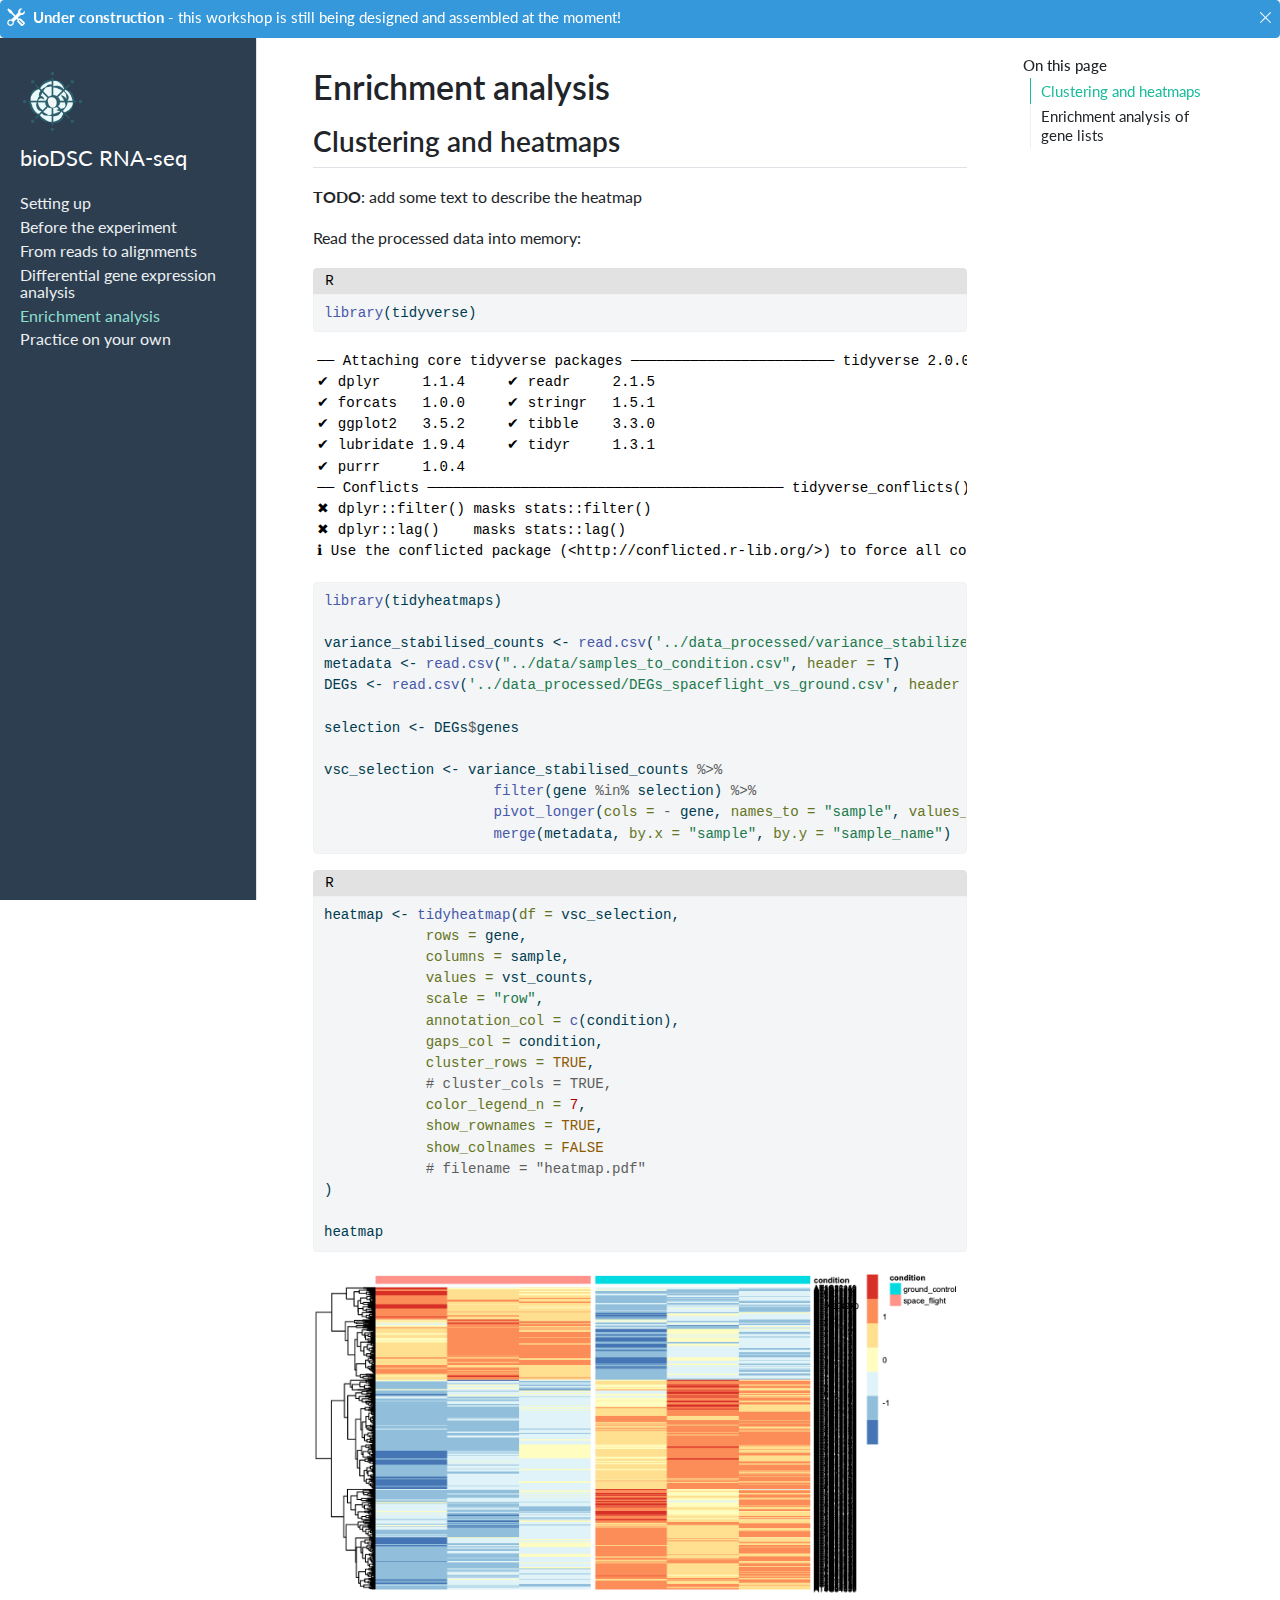
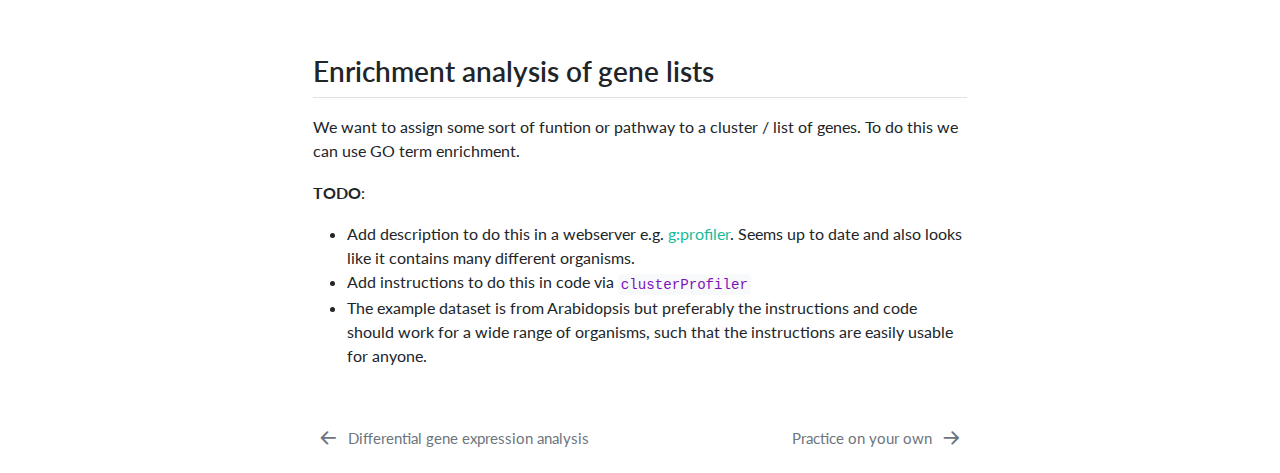
<file: episodes/05-pathway-enrichment.html>
<!DOCTYPE html>
<html xmlns="http://www.w3.org/1999/xhtml" lang="en" xml:lang="en"><head>

<meta charset="utf-8">
<meta name="generator" content="quarto-1.6.33">

<meta name="viewport" content="width=device-width, initial-scale=1.0, user-scalable=yes">


<title>Enrichment analysis</title>
<style>
code{white-space: pre-wrap;}
span.smallcaps{font-variant: small-caps;}
div.columns{display: flex; gap: min(4vw, 1.5em);}
div.column{flex: auto; overflow-x: auto;}
div.hanging-indent{margin-left: 1.5em; text-indent: -1.5em;}
ul.task-list{list-style: none;}
ul.task-list li input[type="checkbox"] {
  width: 0.8em;
  margin: 0 0.8em 0.2em -1em; /* quarto-specific, see https://github.com/quarto-dev/quarto-cli/issues/4556 */ 
  vertical-align: middle;
}
/* CSS for syntax highlighting */
pre > code.sourceCode { white-space: pre; position: relative; }
pre > code.sourceCode > span { line-height: 1.25; }
pre > code.sourceCode > span:empty { height: 1.2em; }
.sourceCode { overflow: visible; }
code.sourceCode > span { color: inherit; text-decoration: inherit; }
div.sourceCode { margin: 1em 0; }
pre.sourceCode { margin: 0; }
@media screen {
div.sourceCode { overflow: auto; }
}
@media print {
pre > code.sourceCode { white-space: pre-wrap; }
pre > code.sourceCode > span { display: inline-block; text-indent: -5em; padding-left: 5em; }
}
pre.numberSource code
  { counter-reset: source-line 0; }
pre.numberSource code > span
  { position: relative; left: -4em; counter-increment: source-line; }
pre.numberSource code > span > a:first-child::before
  { content: counter(source-line);
    position: relative; left: -1em; text-align: right; vertical-align: baseline;
    border: none; display: inline-block;
    -webkit-touch-callout: none; -webkit-user-select: none;
    -khtml-user-select: none; -moz-user-select: none;
    -ms-user-select: none; user-select: none;
    padding: 0 4px; width: 4em;
  }
pre.numberSource { margin-left: 3em;  padding-left: 4px; }
div.sourceCode
  {   }
@media screen {
pre > code.sourceCode > span > a:first-child::before { text-decoration: underline; }
}
</style>


<script src="../site_libs/quarto-nav/quarto-nav.js"></script>
<script src="../site_libs/quarto-nav/headroom.min.js"></script>
<script src="../site_libs/clipboard/clipboard.min.js"></script>
<script src="../site_libs/quarto-search/autocomplete.umd.js"></script>
<script src="../site_libs/quarto-search/fuse.min.js"></script>
<script src="../site_libs/quarto-search/quarto-search.js"></script>
<meta name="quarto:offset" content="../">
<link href="../episodes/06-practice-more.html" rel="next">
<link href="../episodes/04-differential-gene-expression.html" rel="prev">
<link href="../images/bioDSC-without-dots-transparent.png" rel="icon" type="image/png">
<script src="../site_libs/quarto-html/quarto.js"></script>
<script src="../site_libs/quarto-html/popper.min.js"></script>
<script src="../site_libs/quarto-html/tippy.umd.min.js"></script>
<script src="../site_libs/quarto-html/anchor.min.js"></script>
<link href="../site_libs/quarto-html/tippy.css" rel="stylesheet">
<link href="../site_libs/quarto-html/quarto-syntax-highlighting-07ba0ad10f5680c660e360ac31d2f3b6.css" rel="stylesheet" id="quarto-text-highlighting-styles">
<script src="../site_libs/bootstrap/bootstrap.min.js"></script>
<link href="../site_libs/bootstrap/bootstrap-icons.css" rel="stylesheet">
<link href="../site_libs/bootstrap/bootstrap-b0b0d9a14c149cd49331999aacf7baac.min.css" rel="stylesheet" append-hash="true" id="quarto-bootstrap" data-mode="light">
<script id="quarto-search-options" type="application/json">{
  "location": "sidebar",
  "copy-button": false,
  "collapse-after": 3,
  "panel-placement": "start",
  "type": "textbox",
  "limit": 50,
  "keyboard-shortcut": [
    "f",
    "/",
    "s"
  ],
  "show-item-context": false,
  "language": {
    "search-no-results-text": "No results",
    "search-matching-documents-text": "matching documents",
    "search-copy-link-title": "Copy link to search",
    "search-hide-matches-text": "Hide additional matches",
    "search-more-match-text": "more match in this document",
    "search-more-matches-text": "more matches in this document",
    "search-clear-button-title": "Clear",
    "search-text-placeholder": "",
    "search-detached-cancel-button-title": "Cancel",
    "search-submit-button-title": "Submit",
    "search-label": "Search"
  }
}</script>


<link rel="stylesheet" href="../styles.css">
</head>

<body class="nav-sidebar docked">

<div id="quarto-search-results"></div>
  <header id="quarto-header" class="headroom fixed-top">
  <nav class="quarto-secondary-nav">
    <div class="container-fluid d-flex">
      <button type="button" class="quarto-btn-toggle btn" data-bs-toggle="collapse" role="button" data-bs-target=".quarto-sidebar-collapse-item" aria-controls="quarto-sidebar" aria-expanded="false" aria-label="Toggle sidebar navigation" onclick="if (window.quartoToggleHeadroom) { window.quartoToggleHeadroom(); }">
        <i class="bi bi-layout-text-sidebar-reverse"></i>
      </button>
        <nav class="quarto-page-breadcrumbs" aria-label="breadcrumb"><ol class="breadcrumb"><li class="breadcrumb-item"><a href="../episodes/05-pathway-enrichment.html">Enrichment analysis</a></li></ol></nav>
        <a class="flex-grow-1" role="navigation" data-bs-toggle="collapse" data-bs-target=".quarto-sidebar-collapse-item" aria-controls="quarto-sidebar" aria-expanded="false" aria-label="Toggle sidebar navigation" onclick="if (window.quartoToggleHeadroom) { window.quartoToggleHeadroom(); }">      
        </a>
    </div>
  </nav>
  <div id="quarto-announcement" data-announcement-id="0b437132d8f9d16ca3b2831620bc9d1a" class="alert alert-info hidden"><i class="bi bi-tools quarto-announcement-icon"></i><div class="quarto-announcement-content">
<p><strong>Under construction</strong> - this workshop is still being designed and assembled at the moment!</p>
</div><i class="bi bi-x-lg quarto-announcement-action"></i></div>
</header>
<!-- content -->
<div id="quarto-content" class="quarto-container page-columns page-rows-contents page-layout-article">
<!-- sidebar -->
  <nav id="quarto-sidebar" class="sidebar collapse collapse-horizontal quarto-sidebar-collapse-item sidebar-navigation docked overflow-auto">
    <div class="pt-lg-2 mt-2 text-left sidebar-header sidebar-header-stacked">
      <a href="../index.html" class="sidebar-logo-link">
      <img src="../images/bioDSC-without-dots-transparent.png" alt="" class="sidebar-logo py-0 d-lg-inline d-none">
      </a>
    <div class="sidebar-title mb-0 py-0">
      <a href="../">bioDSC RNA-seq</a> 
    </div>
      </div>
    <div class="sidebar-menu-container"> 
    <ul class="list-unstyled mt-1">
        <li class="sidebar-item">
  <div class="sidebar-item-container"> 
  <a href="../episodes/01-setup.html" class="sidebar-item-text sidebar-link">
 <span class="menu-text">Setting up</span></a>
  </div>
</li>
        <li class="sidebar-item">
  <div class="sidebar-item-container"> 
  <a href="../episodes/02-experimental-considerations.html" class="sidebar-item-text sidebar-link">
 <span class="menu-text">Before the experiment</span></a>
  </div>
</li>
        <li class="sidebar-item">
  <div class="sidebar-item-container"> 
  <a href="../episodes/03-mapping-reads.html" class="sidebar-item-text sidebar-link">
 <span class="menu-text">From reads to alignments</span></a>
  </div>
</li>
        <li class="sidebar-item">
  <div class="sidebar-item-container"> 
  <a href="../episodes/04-differential-gene-expression.html" class="sidebar-item-text sidebar-link">
 <span class="menu-text">Differential gene expression analysis</span></a>
  </div>
</li>
        <li class="sidebar-item">
  <div class="sidebar-item-container"> 
  <a href="../episodes/05-pathway-enrichment.html" class="sidebar-item-text sidebar-link active">
 <span class="menu-text">Enrichment analysis</span></a>
  </div>
</li>
        <li class="sidebar-item">
  <div class="sidebar-item-container"> 
  <a href="../episodes/06-practice-more.html" class="sidebar-item-text sidebar-link">
 <span class="menu-text">Practice on your own</span></a>
  </div>
</li>
    </ul>
    </div>
</nav>
<div id="quarto-sidebar-glass" class="quarto-sidebar-collapse-item" data-bs-toggle="collapse" data-bs-target=".quarto-sidebar-collapse-item"></div>
<!-- margin-sidebar -->
    <div id="quarto-margin-sidebar" class="sidebar margin-sidebar">
        <nav id="TOC" role="doc-toc" class="toc-active">
    <h2 id="toc-title">On this page</h2>
   
  <ul>
  <li><a href="#clustering-and-heatmaps" id="toc-clustering-and-heatmaps" class="nav-link active" data-scroll-target="#clustering-and-heatmaps">Clustering and heatmaps</a></li>
  <li><a href="#enrichment-analysis-of-gene-lists" id="toc-enrichment-analysis-of-gene-lists" class="nav-link" data-scroll-target="#enrichment-analysis-of-gene-lists">Enrichment analysis of gene lists</a></li>
  </ul>
</nav>
    </div>
<!-- main -->
<main class="content" id="quarto-document-content">

<header id="title-block-header" class="quarto-title-block default">
<div class="quarto-title">
<h1 class="title">Enrichment analysis</h1>
</div>



<div class="quarto-title-meta">

    
  
    
  </div>
  


</header>


<section id="clustering-and-heatmaps" class="level2">
<h2 class="anchored" data-anchor-id="clustering-and-heatmaps">Clustering and heatmaps</h2>
<p><strong>TODO</strong>: add some text to describe the heatmap</p>
<p>Read the processed data into memory:</p>
<div class="cell">
<div class="code-with-filename">
<div class="code-with-filename-file">
<pre><strong>R</strong></pre>
</div>
<div class="sourceCode cell-code" id="cb1"><pre class="sourceCode r code-with-copy"><code class="sourceCode r"><span id="cb1-1"><a href="#cb1-1" aria-hidden="true" tabindex="-1"></a><span class="fu">library</span>(tidyverse)</span></code><button title="Copy to Clipboard" class="code-copy-button"><i class="bi"></i></button></pre></div>
</div>
<div class="cell-output cell-output-stderr">
<pre><code>── Attaching core tidyverse packages ──────────────────────── tidyverse 2.0.0 ──
✔ dplyr     1.1.4     ✔ readr     2.1.5
✔ forcats   1.0.0     ✔ stringr   1.5.1
✔ ggplot2   3.5.2     ✔ tibble    3.3.0
✔ lubridate 1.9.4     ✔ tidyr     1.3.1
✔ purrr     1.0.4     
── Conflicts ────────────────────────────────────────── tidyverse_conflicts() ──
✖ dplyr::filter() masks stats::filter()
✖ dplyr::lag()    masks stats::lag()
ℹ Use the conflicted package (&lt;http://conflicted.r-lib.org/&gt;) to force all conflicts to become errors</code></pre>
</div>
<div class="sourceCode cell-code" id="cb3"><pre class="sourceCode r code-with-copy"><code class="sourceCode r"><span id="cb3-1"><a href="#cb3-1" aria-hidden="true" tabindex="-1"></a><span class="fu">library</span>(tidyheatmaps)</span>
<span id="cb3-2"><a href="#cb3-2" aria-hidden="true" tabindex="-1"></a></span>
<span id="cb3-3"><a href="#cb3-3" aria-hidden="true" tabindex="-1"></a>variance_stabilised_counts <span class="ot">&lt;-</span> <span class="fu">read.csv</span>(<span class="st">'../data_processed/variance_stabilized_dataset.csv'</span>)</span>
<span id="cb3-4"><a href="#cb3-4" aria-hidden="true" tabindex="-1"></a>metadata <span class="ot">&lt;-</span> <span class="fu">read.csv</span>(<span class="st">"../data/samples_to_condition.csv"</span>, <span class="at">header =</span> T)</span>
<span id="cb3-5"><a href="#cb3-5" aria-hidden="true" tabindex="-1"></a>DEGs <span class="ot">&lt;-</span> <span class="fu">read.csv</span>(<span class="st">'../data_processed/DEGs_spaceflight_vs_ground.csv'</span>, <span class="at">header =</span> T)</span>
<span id="cb3-6"><a href="#cb3-6" aria-hidden="true" tabindex="-1"></a></span>
<span id="cb3-7"><a href="#cb3-7" aria-hidden="true" tabindex="-1"></a>selection <span class="ot">&lt;-</span> DEGs<span class="sc">$</span>genes</span>
<span id="cb3-8"><a href="#cb3-8" aria-hidden="true" tabindex="-1"></a></span>
<span id="cb3-9"><a href="#cb3-9" aria-hidden="true" tabindex="-1"></a>vsc_selection <span class="ot">&lt;-</span> variance_stabilised_counts <span class="sc">%&gt;%</span> </span>
<span id="cb3-10"><a href="#cb3-10" aria-hidden="true" tabindex="-1"></a>                    <span class="fu">filter</span>(gene <span class="sc">%in%</span> selection) <span class="sc">%&gt;%</span></span>
<span id="cb3-11"><a href="#cb3-11" aria-hidden="true" tabindex="-1"></a>                    <span class="fu">pivot_longer</span>(<span class="at">cols =</span> <span class="sc">-</span> gene, <span class="at">names_to =</span> <span class="st">"sample"</span>, <span class="at">values_to =</span> <span class="st">"vst_counts"</span>) <span class="sc">%&gt;%</span> </span>
<span id="cb3-12"><a href="#cb3-12" aria-hidden="true" tabindex="-1"></a>                    <span class="fu">merge</span>(metadata, <span class="at">by.x =</span> <span class="st">"sample"</span>, <span class="at">by.y =</span> <span class="st">"sample_name"</span>) </span></code><button title="Copy to Clipboard" class="code-copy-button"><i class="bi"></i></button></pre></div>
</div>
<div class="cell">
<div class="code-with-filename">
<div class="code-with-filename-file">
<pre><strong>R</strong></pre>
</div>
<div class="sourceCode cell-code" id="cb4"><pre class="sourceCode r code-with-copy"><code class="sourceCode r"><span id="cb4-1"><a href="#cb4-1" aria-hidden="true" tabindex="-1"></a>heatmap <span class="ot">&lt;-</span> <span class="fu">tidyheatmap</span>(<span class="at">df =</span> vsc_selection,</span>
<span id="cb4-2"><a href="#cb4-2" aria-hidden="true" tabindex="-1"></a>            <span class="at">rows =</span> gene,</span>
<span id="cb4-3"><a href="#cb4-3" aria-hidden="true" tabindex="-1"></a>            <span class="at">columns =</span> sample,</span>
<span id="cb4-4"><a href="#cb4-4" aria-hidden="true" tabindex="-1"></a>            <span class="at">values =</span> vst_counts,</span>
<span id="cb4-5"><a href="#cb4-5" aria-hidden="true" tabindex="-1"></a>            <span class="at">scale =</span> <span class="st">"row"</span>,</span>
<span id="cb4-6"><a href="#cb4-6" aria-hidden="true" tabindex="-1"></a>            <span class="at">annotation_col =</span> <span class="fu">c</span>(condition),</span>
<span id="cb4-7"><a href="#cb4-7" aria-hidden="true" tabindex="-1"></a>            <span class="at">gaps_col =</span> condition,</span>
<span id="cb4-8"><a href="#cb4-8" aria-hidden="true" tabindex="-1"></a>            <span class="at">cluster_rows =</span> <span class="cn">TRUE</span>,</span>
<span id="cb4-9"><a href="#cb4-9" aria-hidden="true" tabindex="-1"></a>            <span class="co"># cluster_cols = TRUE,</span></span>
<span id="cb4-10"><a href="#cb4-10" aria-hidden="true" tabindex="-1"></a>            <span class="at">color_legend_n =</span> <span class="dv">7</span>,</span>
<span id="cb4-11"><a href="#cb4-11" aria-hidden="true" tabindex="-1"></a>            <span class="at">show_rownames =</span> <span class="cn">TRUE</span>,</span>
<span id="cb4-12"><a href="#cb4-12" aria-hidden="true" tabindex="-1"></a>            <span class="at">show_colnames =</span> <span class="cn">FALSE</span></span>
<span id="cb4-13"><a href="#cb4-13" aria-hidden="true" tabindex="-1"></a>            <span class="co"># filename = "heatmap.pdf"</span></span>
<span id="cb4-14"><a href="#cb4-14" aria-hidden="true" tabindex="-1"></a>)</span>
<span id="cb4-15"><a href="#cb4-15" aria-hidden="true" tabindex="-1"></a></span>
<span id="cb4-16"><a href="#cb4-16" aria-hidden="true" tabindex="-1"></a>heatmap</span></code><button title="Copy to Clipboard" class="code-copy-button"><i class="bi"></i></button></pre></div>
</div>
<div class="cell-output-display">
<div>
<figure class="figure">
<p><img src="05-pathway-enrichment_files/figure-html/unnamed-chunk-2-1.png" class="img-fluid figure-img" width="768"></p>
</figure>
</div>
</div>
</div>
</section>
<section id="enrichment-analysis-of-gene-lists" class="level2">
<h2 class="anchored" data-anchor-id="enrichment-analysis-of-gene-lists">Enrichment analysis of gene lists</h2>
<p>We want to assign some sort of funtion or pathway to a cluster / list of genes. To do this we can use GO term enrichment.</p>
<p><strong>TODO</strong>:</p>
<ul>
<li>Add description to do this in a webserver e.g.&nbsp;<a href="http://biit.cs.ut.ee/gprofiler/gost">g:profiler</a>. Seems up to date and also looks like it contains many different organisms.</li>
<li>Add instructions to do this in code via <code>clusterProfiler</code></li>
<li>The example dataset is from Arabidopsis but preferably the instructions and code should work for a wide range of organisms, such that the instructions are easily usable for anyone.</li>
</ul>


</section>

</main> <!-- /main -->
<script id="quarto-html-after-body" type="application/javascript">
window.document.addEventListener("DOMContentLoaded", function (event) {
  const toggleBodyColorMode = (bsSheetEl) => {
    const mode = bsSheetEl.getAttribute("data-mode");
    const bodyEl = window.document.querySelector("body");
    if (mode === "dark") {
      bodyEl.classList.add("quarto-dark");
      bodyEl.classList.remove("quarto-light");
    } else {
      bodyEl.classList.add("quarto-light");
      bodyEl.classList.remove("quarto-dark");
    }
  }
  const toggleBodyColorPrimary = () => {
    const bsSheetEl = window.document.querySelector("link#quarto-bootstrap");
    if (bsSheetEl) {
      toggleBodyColorMode(bsSheetEl);
    }
  }
  toggleBodyColorPrimary();  
  const icon = "";
  const anchorJS = new window.AnchorJS();
  anchorJS.options = {
    placement: 'right',
    icon: icon
  };
  anchorJS.add('.anchored');
  const isCodeAnnotation = (el) => {
    for (const clz of el.classList) {
      if (clz.startsWith('code-annotation-')) {                     
        return true;
      }
    }
    return false;
  }
  const onCopySuccess = function(e) {
    // button target
    const button = e.trigger;
    // don't keep focus
    button.blur();
    // flash "checked"
    button.classList.add('code-copy-button-checked');
    var currentTitle = button.getAttribute("title");
    button.setAttribute("title", "Copied!");
    let tooltip;
    if (window.bootstrap) {
      button.setAttribute("data-bs-toggle", "tooltip");
      button.setAttribute("data-bs-placement", "left");
      button.setAttribute("data-bs-title", "Copied!");
      tooltip = new bootstrap.Tooltip(button, 
        { trigger: "manual", 
          customClass: "code-copy-button-tooltip",
          offset: [0, -8]});
      tooltip.show();    
    }
    setTimeout(function() {
      if (tooltip) {
        tooltip.hide();
        button.removeAttribute("data-bs-title");
        button.removeAttribute("data-bs-toggle");
        button.removeAttribute("data-bs-placement");
      }
      button.setAttribute("title", currentTitle);
      button.classList.remove('code-copy-button-checked');
    }, 1000);
    // clear code selection
    e.clearSelection();
  }
  const getTextToCopy = function(trigger) {
      const codeEl = trigger.previousElementSibling.cloneNode(true);
      for (const childEl of codeEl.children) {
        if (isCodeAnnotation(childEl)) {
          childEl.remove();
        }
      }
      return codeEl.innerText;
  }
  const clipboard = new window.ClipboardJS('.code-copy-button:not([data-in-quarto-modal])', {
    text: getTextToCopy
  });
  clipboard.on('success', onCopySuccess);
  if (window.document.getElementById('quarto-embedded-source-code-modal')) {
    // For code content inside modals, clipBoardJS needs to be initialized with a container option
    // TODO: Check when it could be a function (https://github.com/zenorocha/clipboard.js/issues/860)
    const clipboardModal = new window.ClipboardJS('.code-copy-button[data-in-quarto-modal]', {
      text: getTextToCopy,
      container: window.document.getElementById('quarto-embedded-source-code-modal')
    });
    clipboardModal.on('success', onCopySuccess);
  }
    var localhostRegex = new RegExp(/^(?:http|https):\/\/localhost\:?[0-9]*\//);
    var mailtoRegex = new RegExp(/^mailto:/);
      var filterRegex = new RegExp("index\.qmd");
    var isInternal = (href) => {
        return filterRegex.test(href) || localhostRegex.test(href) || mailtoRegex.test(href);
    }
    // Inspect non-navigation links and adorn them if external
 	var links = window.document.querySelectorAll('a[href]:not(.nav-link):not(.navbar-brand):not(.toc-action):not(.sidebar-link):not(.sidebar-item-toggle):not(.pagination-link):not(.no-external):not([aria-hidden]):not(.dropdown-item):not(.quarto-navigation-tool):not(.about-link)');
    for (var i=0; i<links.length; i++) {
      const link = links[i];
      if (!isInternal(link.href)) {
        // undo the damage that might have been done by quarto-nav.js in the case of
        // links that we want to consider external
        if (link.dataset.originalHref !== undefined) {
          link.href = link.dataset.originalHref;
        }
      }
    }
  function tippyHover(el, contentFn, onTriggerFn, onUntriggerFn) {
    const config = {
      allowHTML: true,
      maxWidth: 500,
      delay: 100,
      arrow: false,
      appendTo: function(el) {
          return el.parentElement;
      },
      interactive: true,
      interactiveBorder: 10,
      theme: 'quarto',
      placement: 'bottom-start',
    };
    if (contentFn) {
      config.content = contentFn;
    }
    if (onTriggerFn) {
      config.onTrigger = onTriggerFn;
    }
    if (onUntriggerFn) {
      config.onUntrigger = onUntriggerFn;
    }
    window.tippy(el, config); 
  }
  const noterefs = window.document.querySelectorAll('a[role="doc-noteref"]');
  for (var i=0; i<noterefs.length; i++) {
    const ref = noterefs[i];
    tippyHover(ref, function() {
      // use id or data attribute instead here
      let href = ref.getAttribute('data-footnote-href') || ref.getAttribute('href');
      try { href = new URL(href).hash; } catch {}
      const id = href.replace(/^#\/?/, "");
      const note = window.document.getElementById(id);
      if (note) {
        return note.innerHTML;
      } else {
        return "";
      }
    });
  }
  const xrefs = window.document.querySelectorAll('a.quarto-xref');
  const processXRef = (id, note) => {
    // Strip column container classes
    const stripColumnClz = (el) => {
      el.classList.remove("page-full", "page-columns");
      if (el.children) {
        for (const child of el.children) {
          stripColumnClz(child);
        }
      }
    }
    stripColumnClz(note)
    if (id === null || id.startsWith('sec-')) {
      // Special case sections, only their first couple elements
      const container = document.createElement("div");
      if (note.children && note.children.length > 2) {
        container.appendChild(note.children[0].cloneNode(true));
        for (let i = 1; i < note.children.length; i++) {
          const child = note.children[i];
          if (child.tagName === "P" && child.innerText === "") {
            continue;
          } else {
            container.appendChild(child.cloneNode(true));
            break;
          }
        }
        if (window.Quarto?.typesetMath) {
          window.Quarto.typesetMath(container);
        }
        return container.innerHTML
      } else {
        if (window.Quarto?.typesetMath) {
          window.Quarto.typesetMath(note);
        }
        return note.innerHTML;
      }
    } else {
      // Remove any anchor links if they are present
      const anchorLink = note.querySelector('a.anchorjs-link');
      if (anchorLink) {
        anchorLink.remove();
      }
      if (window.Quarto?.typesetMath) {
        window.Quarto.typesetMath(note);
      }
      // TODO in 1.5, we should make sure this works without a callout special case
      if (note.classList.contains("callout")) {
        return note.outerHTML;
      } else {
        return note.innerHTML;
      }
    }
  }
  for (var i=0; i<xrefs.length; i++) {
    const xref = xrefs[i];
    tippyHover(xref, undefined, function(instance) {
      instance.disable();
      let url = xref.getAttribute('href');
      let hash = undefined; 
      if (url.startsWith('#')) {
        hash = url;
      } else {
        try { hash = new URL(url).hash; } catch {}
      }
      if (hash) {
        const id = hash.replace(/^#\/?/, "");
        const note = window.document.getElementById(id);
        if (note !== null) {
          try {
            const html = processXRef(id, note.cloneNode(true));
            instance.setContent(html);
          } finally {
            instance.enable();
            instance.show();
          }
        } else {
          // See if we can fetch this
          fetch(url.split('#')[0])
          .then(res => res.text())
          .then(html => {
            const parser = new DOMParser();
            const htmlDoc = parser.parseFromString(html, "text/html");
            const note = htmlDoc.getElementById(id);
            if (note !== null) {
              const html = processXRef(id, note);
              instance.setContent(html);
            } 
          }).finally(() => {
            instance.enable();
            instance.show();
          });
        }
      } else {
        // See if we can fetch a full url (with no hash to target)
        // This is a special case and we should probably do some content thinning / targeting
        fetch(url)
        .then(res => res.text())
        .then(html => {
          const parser = new DOMParser();
          const htmlDoc = parser.parseFromString(html, "text/html");
          const note = htmlDoc.querySelector('main.content');
          if (note !== null) {
            // This should only happen for chapter cross references
            // (since there is no id in the URL)
            // remove the first header
            if (note.children.length > 0 && note.children[0].tagName === "HEADER") {
              note.children[0].remove();
            }
            const html = processXRef(null, note);
            instance.setContent(html);
          } 
        }).finally(() => {
          instance.enable();
          instance.show();
        });
      }
    }, function(instance) {
    });
  }
      let selectedAnnoteEl;
      const selectorForAnnotation = ( cell, annotation) => {
        let cellAttr = 'data-code-cell="' + cell + '"';
        let lineAttr = 'data-code-annotation="' +  annotation + '"';
        const selector = 'span[' + cellAttr + '][' + lineAttr + ']';
        return selector;
      }
      const selectCodeLines = (annoteEl) => {
        const doc = window.document;
        const targetCell = annoteEl.getAttribute("data-target-cell");
        const targetAnnotation = annoteEl.getAttribute("data-target-annotation");
        const annoteSpan = window.document.querySelector(selectorForAnnotation(targetCell, targetAnnotation));
        const lines = annoteSpan.getAttribute("data-code-lines").split(",");
        const lineIds = lines.map((line) => {
          return targetCell + "-" + line;
        })
        let top = null;
        let height = null;
        let parent = null;
        if (lineIds.length > 0) {
            //compute the position of the single el (top and bottom and make a div)
            const el = window.document.getElementById(lineIds[0]);
            top = el.offsetTop;
            height = el.offsetHeight;
            parent = el.parentElement.parentElement;
          if (lineIds.length > 1) {
            const lastEl = window.document.getElementById(lineIds[lineIds.length - 1]);
            const bottom = lastEl.offsetTop + lastEl.offsetHeight;
            height = bottom - top;
          }
          if (top !== null && height !== null && parent !== null) {
            // cook up a div (if necessary) and position it 
            let div = window.document.getElementById("code-annotation-line-highlight");
            if (div === null) {
              div = window.document.createElement("div");
              div.setAttribute("id", "code-annotation-line-highlight");
              div.style.position = 'absolute';
              parent.appendChild(div);
            }
            div.style.top = top - 2 + "px";
            div.style.height = height + 4 + "px";
            div.style.left = 0;
            let gutterDiv = window.document.getElementById("code-annotation-line-highlight-gutter");
            if (gutterDiv === null) {
              gutterDiv = window.document.createElement("div");
              gutterDiv.setAttribute("id", "code-annotation-line-highlight-gutter");
              gutterDiv.style.position = 'absolute';
              const codeCell = window.document.getElementById(targetCell);
              const gutter = codeCell.querySelector('.code-annotation-gutter');
              gutter.appendChild(gutterDiv);
            }
            gutterDiv.style.top = top - 2 + "px";
            gutterDiv.style.height = height + 4 + "px";
          }
          selectedAnnoteEl = annoteEl;
        }
      };
      const unselectCodeLines = () => {
        const elementsIds = ["code-annotation-line-highlight", "code-annotation-line-highlight-gutter"];
        elementsIds.forEach((elId) => {
          const div = window.document.getElementById(elId);
          if (div) {
            div.remove();
          }
        });
        selectedAnnoteEl = undefined;
      };
        // Handle positioning of the toggle
    window.addEventListener(
      "resize",
      throttle(() => {
        elRect = undefined;
        if (selectedAnnoteEl) {
          selectCodeLines(selectedAnnoteEl);
        }
      }, 10)
    );
    function throttle(fn, ms) {
    let throttle = false;
    let timer;
      return (...args) => {
        if(!throttle) { // first call gets through
            fn.apply(this, args);
            throttle = true;
        } else { // all the others get throttled
            if(timer) clearTimeout(timer); // cancel #2
            timer = setTimeout(() => {
              fn.apply(this, args);
              timer = throttle = false;
            }, ms);
        }
      };
    }
      const annoteTargets = window.document.querySelectorAll('.code-annotation-anchor');
      for (let i=0; i<annoteTargets.length; i++) {
        const annoteTarget = annoteTargets[i];
        const targetCell = annoteTarget.getAttribute("data-target-cell");
        const targetAnnotation = annoteTarget.getAttribute("data-target-annotation");
        const contentFn = () => {
          const content = window.document.querySelector(selectorForAnnotation(targetCell, targetAnnotation));
          if (content) {
            const tipContent = content.cloneNode(true);
            tipContent.classList.add("code-annotation-tip-content");
            return tipContent.outerHTML;
          }
        }
        const config = {
          allowHTML: true,
          content: contentFn,
          onShow: (instance) => {
            selectCodeLines(instance.reference);
            instance.reference.classList.add('code-annotation-active');
            window.tippy.hideAll();
          },
          onHide: (instance) => {
            unselectCodeLines();
            instance.reference.classList.remove('code-annotation-active');
          },
          maxWidth: 300,
          delay: [50, 0],
          duration: [200, 0],
          offset: [5, 10],
          arrow: true,
          appendTo: function(el) {
            return el.parentElement.parentElement.parentElement;
          },
          interactive: true,
          interactiveBorder: 10,
          theme: 'quarto',
          placement: 'right',
          popperOptions: {
            modifiers: [
            {
              name: 'flip',
              options: {
                flipVariations: false, // true by default
                allowedAutoPlacements: ['right'],
                fallbackPlacements: ['right', 'top', 'top-start', 'top-end', 'bottom', 'bottom-start', 'bottom-end', 'left'],
              },
            },
            {
              name: 'preventOverflow',
              options: {
                mainAxis: false,
                altAxis: false
              }
            }
            ]        
          }      
        };
        window.tippy(annoteTarget, config); 
      }
  const findCites = (el) => {
    const parentEl = el.parentElement;
    if (parentEl) {
      const cites = parentEl.dataset.cites;
      if (cites) {
        return {
          el,
          cites: cites.split(' ')
        };
      } else {
        return findCites(el.parentElement)
      }
    } else {
      return undefined;
    }
  };
  var bibliorefs = window.document.querySelectorAll('a[role="doc-biblioref"]');
  for (var i=0; i<bibliorefs.length; i++) {
    const ref = bibliorefs[i];
    const citeInfo = findCites(ref);
    if (citeInfo) {
      tippyHover(citeInfo.el, function() {
        var popup = window.document.createElement('div');
        citeInfo.cites.forEach(function(cite) {
          var citeDiv = window.document.createElement('div');
          citeDiv.classList.add('hanging-indent');
          citeDiv.classList.add('csl-entry');
          var biblioDiv = window.document.getElementById('ref-' + cite);
          if (biblioDiv) {
            citeDiv.innerHTML = biblioDiv.innerHTML;
          }
          popup.appendChild(citeDiv);
        });
        return popup.innerHTML;
      });
    }
  }
});
</script>
<nav class="page-navigation">
  <div class="nav-page nav-page-previous">
      <a href="../episodes/04-differential-gene-expression.html" class="pagination-link" aria-label="Differential gene expression analysis">
        <i class="bi bi-arrow-left-short"></i> <span class="nav-page-text">Differential gene expression analysis</span>
      </a>          
  </div>
  <div class="nav-page nav-page-next">
      <a href="../episodes/06-practice-more.html" class="pagination-link" aria-label="Practice on your own">
        <span class="nav-page-text">Practice on your own</span> <i class="bi bi-arrow-right-short"></i>
      </a>
  </div>
</nav>
</div> <!-- /content -->




</body></html>
</file>
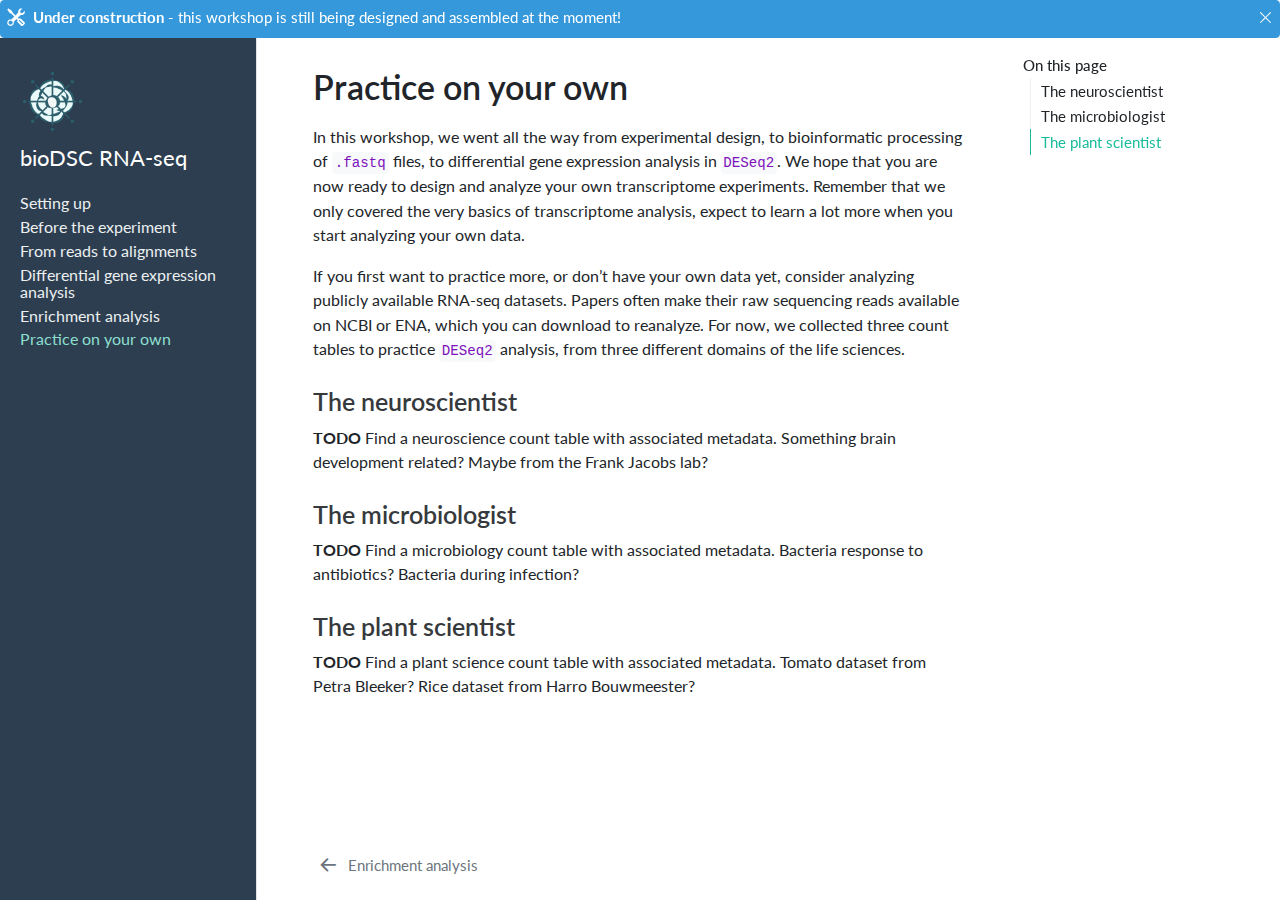
<file: episodes/06-practice-more.html>
<!DOCTYPE html>
<html xmlns="http://www.w3.org/1999/xhtml" lang="en" xml:lang="en"><head>

<meta charset="utf-8">
<meta name="generator" content="quarto-1.6.33">

<meta name="viewport" content="width=device-width, initial-scale=1.0, user-scalable=yes">


<title>Practice on your own</title>
<style>
code{white-space: pre-wrap;}
span.smallcaps{font-variant: small-caps;}
div.columns{display: flex; gap: min(4vw, 1.5em);}
div.column{flex: auto; overflow-x: auto;}
div.hanging-indent{margin-left: 1.5em; text-indent: -1.5em;}
ul.task-list{list-style: none;}
ul.task-list li input[type="checkbox"] {
  width: 0.8em;
  margin: 0 0.8em 0.2em -1em; /* quarto-specific, see https://github.com/quarto-dev/quarto-cli/issues/4556 */ 
  vertical-align: middle;
}
</style>


<script src="../site_libs/quarto-nav/quarto-nav.js"></script>
<script src="../site_libs/quarto-nav/headroom.min.js"></script>
<script src="../site_libs/clipboard/clipboard.min.js"></script>
<script src="../site_libs/quarto-search/autocomplete.umd.js"></script>
<script src="../site_libs/quarto-search/fuse.min.js"></script>
<script src="../site_libs/quarto-search/quarto-search.js"></script>
<meta name="quarto:offset" content="../">
<link href="../episodes/05-pathway-enrichment.html" rel="prev">
<link href="../images/bioDSC-without-dots-transparent.png" rel="icon" type="image/png">
<script src="../site_libs/quarto-html/quarto.js"></script>
<script src="../site_libs/quarto-html/popper.min.js"></script>
<script src="../site_libs/quarto-html/tippy.umd.min.js"></script>
<script src="../site_libs/quarto-html/anchor.min.js"></script>
<link href="../site_libs/quarto-html/tippy.css" rel="stylesheet">
<link href="../site_libs/quarto-html/quarto-syntax-highlighting-07ba0ad10f5680c660e360ac31d2f3b6.css" rel="stylesheet" id="quarto-text-highlighting-styles">
<script src="../site_libs/bootstrap/bootstrap.min.js"></script>
<link href="../site_libs/bootstrap/bootstrap-icons.css" rel="stylesheet">
<link href="../site_libs/bootstrap/bootstrap-b0b0d9a14c149cd49331999aacf7baac.min.css" rel="stylesheet" append-hash="true" id="quarto-bootstrap" data-mode="light">
<script id="quarto-search-options" type="application/json">{
  "location": "sidebar",
  "copy-button": false,
  "collapse-after": 3,
  "panel-placement": "start",
  "type": "textbox",
  "limit": 50,
  "keyboard-shortcut": [
    "f",
    "/",
    "s"
  ],
  "show-item-context": false,
  "language": {
    "search-no-results-text": "No results",
    "search-matching-documents-text": "matching documents",
    "search-copy-link-title": "Copy link to search",
    "search-hide-matches-text": "Hide additional matches",
    "search-more-match-text": "more match in this document",
    "search-more-matches-text": "more matches in this document",
    "search-clear-button-title": "Clear",
    "search-text-placeholder": "",
    "search-detached-cancel-button-title": "Cancel",
    "search-submit-button-title": "Submit",
    "search-label": "Search"
  }
}</script>


<link rel="stylesheet" href="../styles.css">
</head>

<body class="nav-sidebar docked">

<div id="quarto-search-results"></div>
  <header id="quarto-header" class="headroom fixed-top">
  <nav class="quarto-secondary-nav">
    <div class="container-fluid d-flex">
      <button type="button" class="quarto-btn-toggle btn" data-bs-toggle="collapse" role="button" data-bs-target=".quarto-sidebar-collapse-item" aria-controls="quarto-sidebar" aria-expanded="false" aria-label="Toggle sidebar navigation" onclick="if (window.quartoToggleHeadroom) { window.quartoToggleHeadroom(); }">
        <i class="bi bi-layout-text-sidebar-reverse"></i>
      </button>
        <nav class="quarto-page-breadcrumbs" aria-label="breadcrumb"><ol class="breadcrumb"><li class="breadcrumb-item"><a href="../episodes/06-practice-more.html">Practice on your own</a></li></ol></nav>
        <a class="flex-grow-1" role="navigation" data-bs-toggle="collapse" data-bs-target=".quarto-sidebar-collapse-item" aria-controls="quarto-sidebar" aria-expanded="false" aria-label="Toggle sidebar navigation" onclick="if (window.quartoToggleHeadroom) { window.quartoToggleHeadroom(); }">      
        </a>
    </div>
  </nav>
  <div id="quarto-announcement" data-announcement-id="0b437132d8f9d16ca3b2831620bc9d1a" class="alert alert-info hidden"><i class="bi bi-tools quarto-announcement-icon"></i><div class="quarto-announcement-content">
<p><strong>Under construction</strong> - this workshop is still being designed and assembled at the moment!</p>
</div><i class="bi bi-x-lg quarto-announcement-action"></i></div>
</header>
<!-- content -->
<div id="quarto-content" class="quarto-container page-columns page-rows-contents page-layout-article">
<!-- sidebar -->
  <nav id="quarto-sidebar" class="sidebar collapse collapse-horizontal quarto-sidebar-collapse-item sidebar-navigation docked overflow-auto">
    <div class="pt-lg-2 mt-2 text-left sidebar-header sidebar-header-stacked">
      <a href="../index.html" class="sidebar-logo-link">
      <img src="../images/bioDSC-without-dots-transparent.png" alt="" class="sidebar-logo py-0 d-lg-inline d-none">
      </a>
    <div class="sidebar-title mb-0 py-0">
      <a href="../">bioDSC RNA-seq</a> 
    </div>
      </div>
    <div class="sidebar-menu-container"> 
    <ul class="list-unstyled mt-1">
        <li class="sidebar-item">
  <div class="sidebar-item-container"> 
  <a href="../episodes/01-setup.html" class="sidebar-item-text sidebar-link">
 <span class="menu-text">Setting up</span></a>
  </div>
</li>
        <li class="sidebar-item">
  <div class="sidebar-item-container"> 
  <a href="../episodes/02-experimental-considerations.html" class="sidebar-item-text sidebar-link">
 <span class="menu-text">Before the experiment</span></a>
  </div>
</li>
        <li class="sidebar-item">
  <div class="sidebar-item-container"> 
  <a href="../episodes/03-mapping-reads.html" class="sidebar-item-text sidebar-link">
 <span class="menu-text">From reads to alignments</span></a>
  </div>
</li>
        <li class="sidebar-item">
  <div class="sidebar-item-container"> 
  <a href="../episodes/04-differential-gene-expression.html" class="sidebar-item-text sidebar-link">
 <span class="menu-text">Differential gene expression analysis</span></a>
  </div>
</li>
        <li class="sidebar-item">
  <div class="sidebar-item-container"> 
  <a href="../episodes/05-pathway-enrichment.html" class="sidebar-item-text sidebar-link">
 <span class="menu-text">Enrichment analysis</span></a>
  </div>
</li>
        <li class="sidebar-item">
  <div class="sidebar-item-container"> 
  <a href="../episodes/06-practice-more.html" class="sidebar-item-text sidebar-link active">
 <span class="menu-text">Practice on your own</span></a>
  </div>
</li>
    </ul>
    </div>
</nav>
<div id="quarto-sidebar-glass" class="quarto-sidebar-collapse-item" data-bs-toggle="collapse" data-bs-target=".quarto-sidebar-collapse-item"></div>
<!-- margin-sidebar -->
    <div id="quarto-margin-sidebar" class="sidebar margin-sidebar">
        <nav id="TOC" role="doc-toc" class="toc-active">
    <h2 id="toc-title">On this page</h2>
   
  <ul>
  <li><a href="#the-neuroscientist" id="toc-the-neuroscientist" class="nav-link active" data-scroll-target="#the-neuroscientist">The neuroscientist</a></li>
  <li><a href="#the-microbiologist" id="toc-the-microbiologist" class="nav-link" data-scroll-target="#the-microbiologist">The microbiologist</a></li>
  <li><a href="#the-plant-scientist" id="toc-the-plant-scientist" class="nav-link" data-scroll-target="#the-plant-scientist">The plant scientist</a></li>
  </ul>
</nav>
    </div>
<!-- main -->
<main class="content" id="quarto-document-content">

<header id="title-block-header" class="quarto-title-block default">
<div class="quarto-title">
<h1 class="title">Practice on your own</h1>
</div>



<div class="quarto-title-meta">

    
  
    
  </div>
  


</header>


<p>In this workshop, we went all the way from experimental design, to bioinformatic processing of <code>.fastq</code> files, to differential gene expression analysis in <code>DESeq2</code>. We hope that you are now ready to design and analyze your own transcriptome experiments. Remember that we only covered the very basics of transcriptome analysis, expect to learn a lot more when you start analyzing your own data.</p>
<p>If you first want to practice more, or don’t have your own data yet, consider analyzing publicly available RNA-seq datasets. Papers often make their raw sequencing reads available on NCBI or ENA, which you can download to reanalyze. For now, we collected three count tables to practice <code>DESeq2</code> analysis, from three different domains of the life sciences.</p>
<section id="the-neuroscientist" class="level3">
<h3 class="anchored" data-anchor-id="the-neuroscientist">The neuroscientist</h3>
<p><strong>TODO</strong> Find a neuroscience count table with associated metadata. Something brain development related? Maybe from the Frank Jacobs lab?</p>
</section>
<section id="the-microbiologist" class="level3">
<h3 class="anchored" data-anchor-id="the-microbiologist">The microbiologist</h3>
<p><strong>TODO</strong> Find a microbiology count table with associated metadata. Bacteria response to antibiotics? Bacteria during infection?</p>
</section>
<section id="the-plant-scientist" class="level3">
<h3 class="anchored" data-anchor-id="the-plant-scientist">The plant scientist</h3>
<p><strong>TODO</strong> Find a plant science count table with associated metadata. Tomato dataset from Petra Bleeker? Rice dataset from Harro Bouwmeester?</p>


</section>

</main> <!-- /main -->
<script id="quarto-html-after-body" type="application/javascript">
window.document.addEventListener("DOMContentLoaded", function (event) {
  const toggleBodyColorMode = (bsSheetEl) => {
    const mode = bsSheetEl.getAttribute("data-mode");
    const bodyEl = window.document.querySelector("body");
    if (mode === "dark") {
      bodyEl.classList.add("quarto-dark");
      bodyEl.classList.remove("quarto-light");
    } else {
      bodyEl.classList.add("quarto-light");
      bodyEl.classList.remove("quarto-dark");
    }
  }
  const toggleBodyColorPrimary = () => {
    const bsSheetEl = window.document.querySelector("link#quarto-bootstrap");
    if (bsSheetEl) {
      toggleBodyColorMode(bsSheetEl);
    }
  }
  toggleBodyColorPrimary();  
  const icon = "";
  const anchorJS = new window.AnchorJS();
  anchorJS.options = {
    placement: 'right',
    icon: icon
  };
  anchorJS.add('.anchored');
  const isCodeAnnotation = (el) => {
    for (const clz of el.classList) {
      if (clz.startsWith('code-annotation-')) {                     
        return true;
      }
    }
    return false;
  }
  const onCopySuccess = function(e) {
    // button target
    const button = e.trigger;
    // don't keep focus
    button.blur();
    // flash "checked"
    button.classList.add('code-copy-button-checked');
    var currentTitle = button.getAttribute("title");
    button.setAttribute("title", "Copied!");
    let tooltip;
    if (window.bootstrap) {
      button.setAttribute("data-bs-toggle", "tooltip");
      button.setAttribute("data-bs-placement", "left");
      button.setAttribute("data-bs-title", "Copied!");
      tooltip = new bootstrap.Tooltip(button, 
        { trigger: "manual", 
          customClass: "code-copy-button-tooltip",
          offset: [0, -8]});
      tooltip.show();    
    }
    setTimeout(function() {
      if (tooltip) {
        tooltip.hide();
        button.removeAttribute("data-bs-title");
        button.removeAttribute("data-bs-toggle");
        button.removeAttribute("data-bs-placement");
      }
      button.setAttribute("title", currentTitle);
      button.classList.remove('code-copy-button-checked');
    }, 1000);
    // clear code selection
    e.clearSelection();
  }
  const getTextToCopy = function(trigger) {
      const codeEl = trigger.previousElementSibling.cloneNode(true);
      for (const childEl of codeEl.children) {
        if (isCodeAnnotation(childEl)) {
          childEl.remove();
        }
      }
      return codeEl.innerText;
  }
  const clipboard = new window.ClipboardJS('.code-copy-button:not([data-in-quarto-modal])', {
    text: getTextToCopy
  });
  clipboard.on('success', onCopySuccess);
  if (window.document.getElementById('quarto-embedded-source-code-modal')) {
    // For code content inside modals, clipBoardJS needs to be initialized with a container option
    // TODO: Check when it could be a function (https://github.com/zenorocha/clipboard.js/issues/860)
    const clipboardModal = new window.ClipboardJS('.code-copy-button[data-in-quarto-modal]', {
      text: getTextToCopy,
      container: window.document.getElementById('quarto-embedded-source-code-modal')
    });
    clipboardModal.on('success', onCopySuccess);
  }
    var localhostRegex = new RegExp(/^(?:http|https):\/\/localhost\:?[0-9]*\//);
    var mailtoRegex = new RegExp(/^mailto:/);
      var filterRegex = new RegExp("index\.qmd");
    var isInternal = (href) => {
        return filterRegex.test(href) || localhostRegex.test(href) || mailtoRegex.test(href);
    }
    // Inspect non-navigation links and adorn them if external
 	var links = window.document.querySelectorAll('a[href]:not(.nav-link):not(.navbar-brand):not(.toc-action):not(.sidebar-link):not(.sidebar-item-toggle):not(.pagination-link):not(.no-external):not([aria-hidden]):not(.dropdown-item):not(.quarto-navigation-tool):not(.about-link)');
    for (var i=0; i<links.length; i++) {
      const link = links[i];
      if (!isInternal(link.href)) {
        // undo the damage that might have been done by quarto-nav.js in the case of
        // links that we want to consider external
        if (link.dataset.originalHref !== undefined) {
          link.href = link.dataset.originalHref;
        }
      }
    }
  function tippyHover(el, contentFn, onTriggerFn, onUntriggerFn) {
    const config = {
      allowHTML: true,
      maxWidth: 500,
      delay: 100,
      arrow: false,
      appendTo: function(el) {
          return el.parentElement;
      },
      interactive: true,
      interactiveBorder: 10,
      theme: 'quarto',
      placement: 'bottom-start',
    };
    if (contentFn) {
      config.content = contentFn;
    }
    if (onTriggerFn) {
      config.onTrigger = onTriggerFn;
    }
    if (onUntriggerFn) {
      config.onUntrigger = onUntriggerFn;
    }
    window.tippy(el, config); 
  }
  const noterefs = window.document.querySelectorAll('a[role="doc-noteref"]');
  for (var i=0; i<noterefs.length; i++) {
    const ref = noterefs[i];
    tippyHover(ref, function() {
      // use id or data attribute instead here
      let href = ref.getAttribute('data-footnote-href') || ref.getAttribute('href');
      try { href = new URL(href).hash; } catch {}
      const id = href.replace(/^#\/?/, "");
      const note = window.document.getElementById(id);
      if (note) {
        return note.innerHTML;
      } else {
        return "";
      }
    });
  }
  const xrefs = window.document.querySelectorAll('a.quarto-xref');
  const processXRef = (id, note) => {
    // Strip column container classes
    const stripColumnClz = (el) => {
      el.classList.remove("page-full", "page-columns");
      if (el.children) {
        for (const child of el.children) {
          stripColumnClz(child);
        }
      }
    }
    stripColumnClz(note)
    if (id === null || id.startsWith('sec-')) {
      // Special case sections, only their first couple elements
      const container = document.createElement("div");
      if (note.children && note.children.length > 2) {
        container.appendChild(note.children[0].cloneNode(true));
        for (let i = 1; i < note.children.length; i++) {
          const child = note.children[i];
          if (child.tagName === "P" && child.innerText === "") {
            continue;
          } else {
            container.appendChild(child.cloneNode(true));
            break;
          }
        }
        if (window.Quarto?.typesetMath) {
          window.Quarto.typesetMath(container);
        }
        return container.innerHTML
      } else {
        if (window.Quarto?.typesetMath) {
          window.Quarto.typesetMath(note);
        }
        return note.innerHTML;
      }
    } else {
      // Remove any anchor links if they are present
      const anchorLink = note.querySelector('a.anchorjs-link');
      if (anchorLink) {
        anchorLink.remove();
      }
      if (window.Quarto?.typesetMath) {
        window.Quarto.typesetMath(note);
      }
      // TODO in 1.5, we should make sure this works without a callout special case
      if (note.classList.contains("callout")) {
        return note.outerHTML;
      } else {
        return note.innerHTML;
      }
    }
  }
  for (var i=0; i<xrefs.length; i++) {
    const xref = xrefs[i];
    tippyHover(xref, undefined, function(instance) {
      instance.disable();
      let url = xref.getAttribute('href');
      let hash = undefined; 
      if (url.startsWith('#')) {
        hash = url;
      } else {
        try { hash = new URL(url).hash; } catch {}
      }
      if (hash) {
        const id = hash.replace(/^#\/?/, "");
        const note = window.document.getElementById(id);
        if (note !== null) {
          try {
            const html = processXRef(id, note.cloneNode(true));
            instance.setContent(html);
          } finally {
            instance.enable();
            instance.show();
          }
        } else {
          // See if we can fetch this
          fetch(url.split('#')[0])
          .then(res => res.text())
          .then(html => {
            const parser = new DOMParser();
            const htmlDoc = parser.parseFromString(html, "text/html");
            const note = htmlDoc.getElementById(id);
            if (note !== null) {
              const html = processXRef(id, note);
              instance.setContent(html);
            } 
          }).finally(() => {
            instance.enable();
            instance.show();
          });
        }
      } else {
        // See if we can fetch a full url (with no hash to target)
        // This is a special case and we should probably do some content thinning / targeting
        fetch(url)
        .then(res => res.text())
        .then(html => {
          const parser = new DOMParser();
          const htmlDoc = parser.parseFromString(html, "text/html");
          const note = htmlDoc.querySelector('main.content');
          if (note !== null) {
            // This should only happen for chapter cross references
            // (since there is no id in the URL)
            // remove the first header
            if (note.children.length > 0 && note.children[0].tagName === "HEADER") {
              note.children[0].remove();
            }
            const html = processXRef(null, note);
            instance.setContent(html);
          } 
        }).finally(() => {
          instance.enable();
          instance.show();
        });
      }
    }, function(instance) {
    });
  }
      let selectedAnnoteEl;
      const selectorForAnnotation = ( cell, annotation) => {
        let cellAttr = 'data-code-cell="' + cell + '"';
        let lineAttr = 'data-code-annotation="' +  annotation + '"';
        const selector = 'span[' + cellAttr + '][' + lineAttr + ']';
        return selector;
      }
      const selectCodeLines = (annoteEl) => {
        const doc = window.document;
        const targetCell = annoteEl.getAttribute("data-target-cell");
        const targetAnnotation = annoteEl.getAttribute("data-target-annotation");
        const annoteSpan = window.document.querySelector(selectorForAnnotation(targetCell, targetAnnotation));
        const lines = annoteSpan.getAttribute("data-code-lines").split(",");
        const lineIds = lines.map((line) => {
          return targetCell + "-" + line;
        })
        let top = null;
        let height = null;
        let parent = null;
        if (lineIds.length > 0) {
            //compute the position of the single el (top and bottom and make a div)
            const el = window.document.getElementById(lineIds[0]);
            top = el.offsetTop;
            height = el.offsetHeight;
            parent = el.parentElement.parentElement;
          if (lineIds.length > 1) {
            const lastEl = window.document.getElementById(lineIds[lineIds.length - 1]);
            const bottom = lastEl.offsetTop + lastEl.offsetHeight;
            height = bottom - top;
          }
          if (top !== null && height !== null && parent !== null) {
            // cook up a div (if necessary) and position it 
            let div = window.document.getElementById("code-annotation-line-highlight");
            if (div === null) {
              div = window.document.createElement("div");
              div.setAttribute("id", "code-annotation-line-highlight");
              div.style.position = 'absolute';
              parent.appendChild(div);
            }
            div.style.top = top - 2 + "px";
            div.style.height = height + 4 + "px";
            div.style.left = 0;
            let gutterDiv = window.document.getElementById("code-annotation-line-highlight-gutter");
            if (gutterDiv === null) {
              gutterDiv = window.document.createElement("div");
              gutterDiv.setAttribute("id", "code-annotation-line-highlight-gutter");
              gutterDiv.style.position = 'absolute';
              const codeCell = window.document.getElementById(targetCell);
              const gutter = codeCell.querySelector('.code-annotation-gutter');
              gutter.appendChild(gutterDiv);
            }
            gutterDiv.style.top = top - 2 + "px";
            gutterDiv.style.height = height + 4 + "px";
          }
          selectedAnnoteEl = annoteEl;
        }
      };
      const unselectCodeLines = () => {
        const elementsIds = ["code-annotation-line-highlight", "code-annotation-line-highlight-gutter"];
        elementsIds.forEach((elId) => {
          const div = window.document.getElementById(elId);
          if (div) {
            div.remove();
          }
        });
        selectedAnnoteEl = undefined;
      };
        // Handle positioning of the toggle
    window.addEventListener(
      "resize",
      throttle(() => {
        elRect = undefined;
        if (selectedAnnoteEl) {
          selectCodeLines(selectedAnnoteEl);
        }
      }, 10)
    );
    function throttle(fn, ms) {
    let throttle = false;
    let timer;
      return (...args) => {
        if(!throttle) { // first call gets through
            fn.apply(this, args);
            throttle = true;
        } else { // all the others get throttled
            if(timer) clearTimeout(timer); // cancel #2
            timer = setTimeout(() => {
              fn.apply(this, args);
              timer = throttle = false;
            }, ms);
        }
      };
    }
      const annoteTargets = window.document.querySelectorAll('.code-annotation-anchor');
      for (let i=0; i<annoteTargets.length; i++) {
        const annoteTarget = annoteTargets[i];
        const targetCell = annoteTarget.getAttribute("data-target-cell");
        const targetAnnotation = annoteTarget.getAttribute("data-target-annotation");
        const contentFn = () => {
          const content = window.document.querySelector(selectorForAnnotation(targetCell, targetAnnotation));
          if (content) {
            const tipContent = content.cloneNode(true);
            tipContent.classList.add("code-annotation-tip-content");
            return tipContent.outerHTML;
          }
        }
        const config = {
          allowHTML: true,
          content: contentFn,
          onShow: (instance) => {
            selectCodeLines(instance.reference);
            instance.reference.classList.add('code-annotation-active');
            window.tippy.hideAll();
          },
          onHide: (instance) => {
            unselectCodeLines();
            instance.reference.classList.remove('code-annotation-active');
          },
          maxWidth: 300,
          delay: [50, 0],
          duration: [200, 0],
          offset: [5, 10],
          arrow: true,
          appendTo: function(el) {
            return el.parentElement.parentElement.parentElement;
          },
          interactive: true,
          interactiveBorder: 10,
          theme: 'quarto',
          placement: 'right',
          popperOptions: {
            modifiers: [
            {
              name: 'flip',
              options: {
                flipVariations: false, // true by default
                allowedAutoPlacements: ['right'],
                fallbackPlacements: ['right', 'top', 'top-start', 'top-end', 'bottom', 'bottom-start', 'bottom-end', 'left'],
              },
            },
            {
              name: 'preventOverflow',
              options: {
                mainAxis: false,
                altAxis: false
              }
            }
            ]        
          }      
        };
        window.tippy(annoteTarget, config); 
      }
  const findCites = (el) => {
    const parentEl = el.parentElement;
    if (parentEl) {
      const cites = parentEl.dataset.cites;
      if (cites) {
        return {
          el,
          cites: cites.split(' ')
        };
      } else {
        return findCites(el.parentElement)
      }
    } else {
      return undefined;
    }
  };
  var bibliorefs = window.document.querySelectorAll('a[role="doc-biblioref"]');
  for (var i=0; i<bibliorefs.length; i++) {
    const ref = bibliorefs[i];
    const citeInfo = findCites(ref);
    if (citeInfo) {
      tippyHover(citeInfo.el, function() {
        var popup = window.document.createElement('div');
        citeInfo.cites.forEach(function(cite) {
          var citeDiv = window.document.createElement('div');
          citeDiv.classList.add('hanging-indent');
          citeDiv.classList.add('csl-entry');
          var biblioDiv = window.document.getElementById('ref-' + cite);
          if (biblioDiv) {
            citeDiv.innerHTML = biblioDiv.innerHTML;
          }
          popup.appendChild(citeDiv);
        });
        return popup.innerHTML;
      });
    }
  }
});
</script>
<nav class="page-navigation">
  <div class="nav-page nav-page-previous">
      <a href="../episodes/05-pathway-enrichment.html" class="pagination-link" aria-label="Enrichment analysis">
        <i class="bi bi-arrow-left-short"></i> <span class="nav-page-text">Enrichment analysis</span>
      </a>          
  </div>
  <div class="nav-page nav-page-next">
  </div>
</nav>
</div> <!-- /content -->




</body></html>
</file>
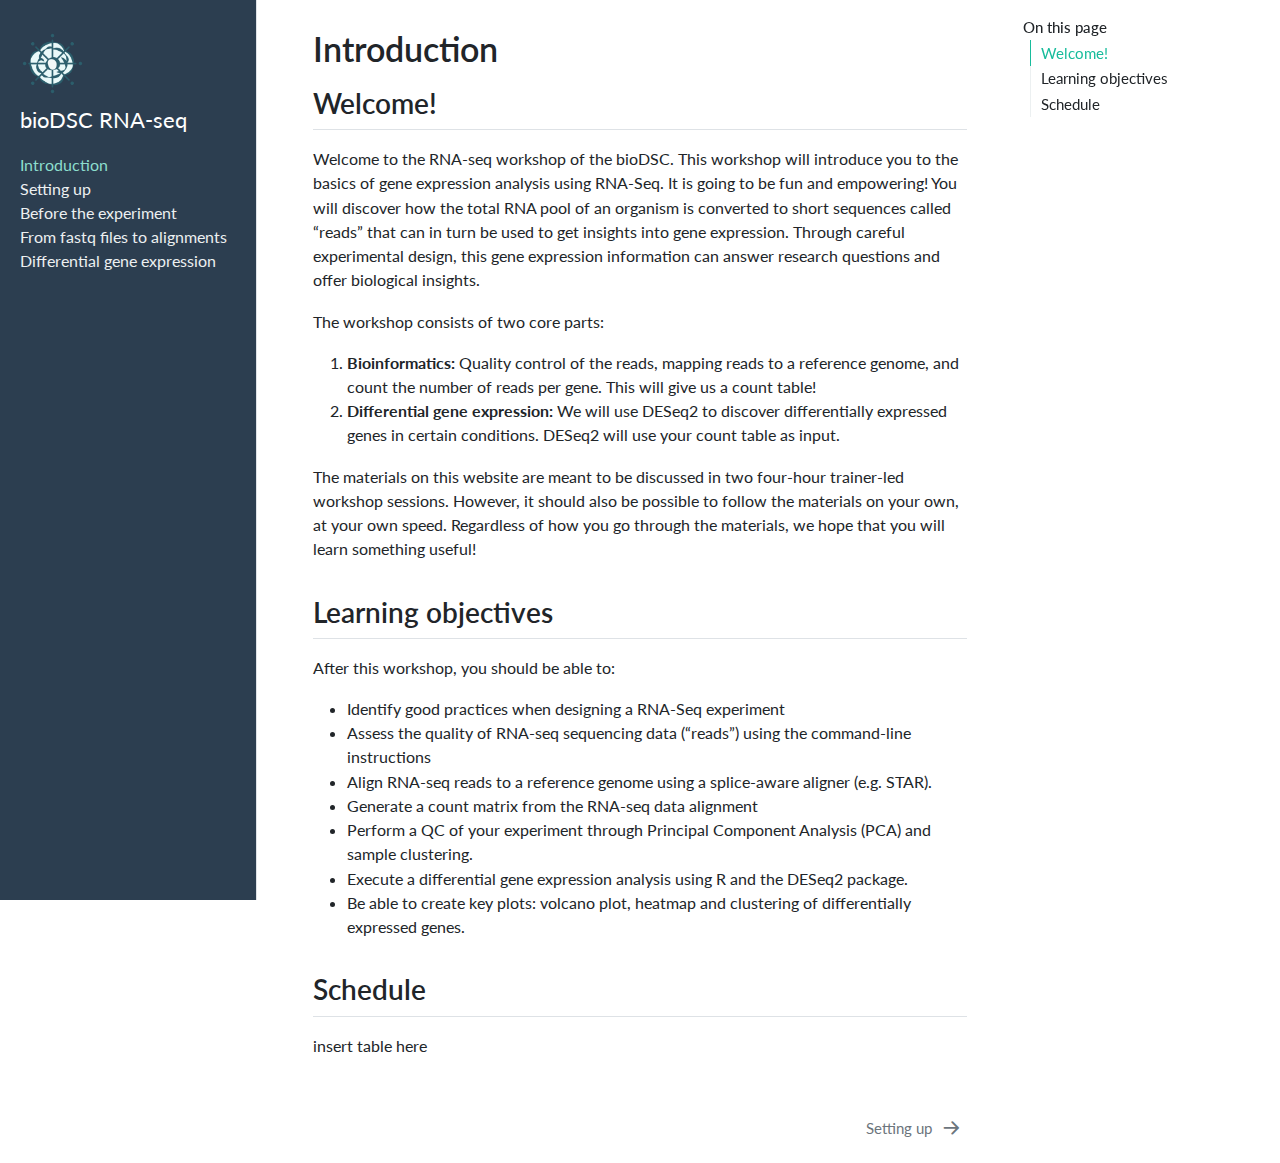
<file: docs/episodes/00-introduction.html>
<!DOCTYPE html>
<html xmlns="http://www.w3.org/1999/xhtml" lang="en" xml:lang="en"><head>

<meta charset="utf-8">
<meta name="generator" content="quarto-1.5.57">

<meta name="viewport" content="width=device-width, initial-scale=1.0, user-scalable=yes">


<title>Introduction</title>
<style>
code{white-space: pre-wrap;}
span.smallcaps{font-variant: small-caps;}
div.columns{display: flex; gap: min(4vw, 1.5em);}
div.column{flex: auto; overflow-x: auto;}
div.hanging-indent{margin-left: 1.5em; text-indent: -1.5em;}
ul.task-list{list-style: none;}
ul.task-list li input[type="checkbox"] {
  width: 0.8em;
  margin: 0 0.8em 0.2em -1em; /* quarto-specific, see https://github.com/quarto-dev/quarto-cli/issues/4556 */ 
  vertical-align: middle;
}
</style>


<script src="../site_libs/quarto-nav/quarto-nav.js"></script>
<script src="../site_libs/quarto-nav/headroom.min.js"></script>
<script src="../site_libs/clipboard/clipboard.min.js"></script>
<script src="../site_libs/quarto-search/autocomplete.umd.js"></script>
<script src="../site_libs/quarto-search/fuse.min.js"></script>
<script src="../site_libs/quarto-search/quarto-search.js"></script>
<meta name="quarto:offset" content="../">
<link href="../episodes/01-setup.html" rel="next">
<link href="../images/bioDSC-without-dots-transparent.png" rel="icon" type="image/png">
<script src="../site_libs/quarto-html/quarto.js"></script>
<script src="../site_libs/quarto-html/popper.min.js"></script>
<script src="../site_libs/quarto-html/tippy.umd.min.js"></script>
<script src="../site_libs/quarto-html/anchor.min.js"></script>
<link href="../site_libs/quarto-html/tippy.css" rel="stylesheet">
<link href="../site_libs/quarto-html/quarto-syntax-highlighting.css" rel="stylesheet" id="quarto-text-highlighting-styles">
<script src="../site_libs/bootstrap/bootstrap.min.js"></script>
<link href="../site_libs/bootstrap/bootstrap-icons.css" rel="stylesheet">
<link href="../site_libs/bootstrap/bootstrap.min.css" rel="stylesheet" id="quarto-bootstrap" data-mode="light">
<script id="quarto-search-options" type="application/json">{
  "location": "sidebar",
  "copy-button": false,
  "collapse-after": 3,
  "panel-placement": "start",
  "type": "textbox",
  "limit": 50,
  "keyboard-shortcut": [
    "f",
    "/",
    "s"
  ],
  "show-item-context": false,
  "language": {
    "search-no-results-text": "No results",
    "search-matching-documents-text": "matching documents",
    "search-copy-link-title": "Copy link to search",
    "search-hide-matches-text": "Hide additional matches",
    "search-more-match-text": "more match in this document",
    "search-more-matches-text": "more matches in this document",
    "search-clear-button-title": "Clear",
    "search-text-placeholder": "",
    "search-detached-cancel-button-title": "Cancel",
    "search-submit-button-title": "Submit",
    "search-label": "Search"
  }
}</script>


<link rel="stylesheet" href="../styles.css">
</head>

<body class="nav-sidebar docked">

<div id="quarto-search-results"></div>
  <header id="quarto-header" class="headroom fixed-top">
  <nav class="quarto-secondary-nav">
    <div class="container-fluid d-flex">
      <button type="button" class="quarto-btn-toggle btn" data-bs-toggle="collapse" role="button" data-bs-target=".quarto-sidebar-collapse-item" aria-controls="quarto-sidebar" aria-expanded="false" aria-label="Toggle sidebar navigation" onclick="if (window.quartoToggleHeadroom) { window.quartoToggleHeadroom(); }">
        <i class="bi bi-layout-text-sidebar-reverse"></i>
      </button>
        <nav class="quarto-page-breadcrumbs" aria-label="breadcrumb"><ol class="breadcrumb"><li class="breadcrumb-item"><a href="../episodes/00-introduction.html">Introduction</a></li></ol></nav>
        <a class="flex-grow-1" role="navigation" data-bs-toggle="collapse" data-bs-target=".quarto-sidebar-collapse-item" aria-controls="quarto-sidebar" aria-expanded="false" aria-label="Toggle sidebar navigation" onclick="if (window.quartoToggleHeadroom) { window.quartoToggleHeadroom(); }">      
        </a>
    </div>
  </nav>
</header>
<!-- content -->
<div id="quarto-content" class="quarto-container page-columns page-rows-contents page-layout-article">
<!-- sidebar -->
  <nav id="quarto-sidebar" class="sidebar collapse collapse-horizontal quarto-sidebar-collapse-item sidebar-navigation docked overflow-auto">
    <div class="pt-lg-2 mt-2 text-left sidebar-header sidebar-header-stacked">
      <a href="../index.html" class="sidebar-logo-link">
      <img src="../images/bioDSC-without-dots-transparent.png" alt="" class="sidebar-logo py-0 d-lg-inline d-none">
      </a>
    <div class="sidebar-title mb-0 py-0">
      <a href="../">bioDSC RNA-seq</a> 
    </div>
      </div>
    <div class="sidebar-menu-container"> 
    <ul class="list-unstyled mt-1">
        <li class="sidebar-item">
  <div class="sidebar-item-container"> 
  <a href="../episodes/00-introduction.html" class="sidebar-item-text sidebar-link active">
 <span class="menu-text">Introduction</span></a>
  </div>
</li>
        <li class="sidebar-item">
  <div class="sidebar-item-container"> 
  <a href="../episodes/01-setup.html" class="sidebar-item-text sidebar-link">
 <span class="menu-text">Setting up</span></a>
  </div>
</li>
        <li class="sidebar-item">
  <div class="sidebar-item-container"> 
  <a href="../episodes/02-experimental-considerations.html" class="sidebar-item-text sidebar-link">
 <span class="menu-text">Before the experiment</span></a>
  </div>
</li>
        <li class="sidebar-item">
  <div class="sidebar-item-container"> 
  <a href="../episodes/03-mapping-reads.html" class="sidebar-item-text sidebar-link">
 <span class="menu-text">From fastq files to alignments</span></a>
  </div>
</li>
        <li class="sidebar-item">
  <div class="sidebar-item-container"> 
  <a href="../episodes/04-differential-gene-expression.html" class="sidebar-item-text sidebar-link">
 <span class="menu-text">Differential gene expression</span></a>
  </div>
</li>
    </ul>
    </div>
</nav>
<div id="quarto-sidebar-glass" class="quarto-sidebar-collapse-item" data-bs-toggle="collapse" data-bs-target=".quarto-sidebar-collapse-item"></div>
<!-- margin-sidebar -->
    <div id="quarto-margin-sidebar" class="sidebar margin-sidebar">
        <nav id="TOC" role="doc-toc" class="toc-active">
    <h2 id="toc-title">On this page</h2>
   
  <ul>
  <li><a href="#welcome" id="toc-welcome" class="nav-link active" data-scroll-target="#welcome">Welcome!</a></li>
  <li><a href="#learning-objectives" id="toc-learning-objectives" class="nav-link" data-scroll-target="#learning-objectives">Learning objectives</a></li>
  <li><a href="#schedule" id="toc-schedule" class="nav-link" data-scroll-target="#schedule">Schedule</a></li>
  </ul>
</nav>
    </div>
<!-- main -->
<main class="content" id="quarto-document-content">

<header id="title-block-header" class="quarto-title-block default">
<div class="quarto-title">
<h1 class="title">Introduction</h1>
</div>



<div class="quarto-title-meta">

    
  
    
  </div>
  


</header>


<section id="welcome" class="level2">
<h2 class="anchored" data-anchor-id="welcome">Welcome!</h2>
<p>Welcome to the RNA-seq workshop of the bioDSC. This workshop will introduce you to the basics of gene expression analysis using RNA-Seq. It is going to be fun and empowering! You will discover how the total RNA pool of an organism is converted to short sequences called “reads” that can in turn be used to get insights into gene expression. Through careful experimental design, this gene expression information can answer research questions and offer biological insights.</p>
<p>The workshop consists of two core parts:</p>
<ol type="1">
<li><strong>Bioinformatics:</strong> Quality control of the reads, mapping reads to a reference genome, and count the number of reads per gene. This will give us a count table!</li>
<li><strong>Differential gene expression:</strong> We will use DESeq2 to discover differentially expressed genes in certain conditions. DESeq2 will use your count table as input.</li>
</ol>
<p>The materials on this website are meant to be discussed in two four-hour trainer-led workshop sessions. However, it should also be possible to follow the materials on your own, at your own speed. Regardless of how you go through the materials, we hope that you will learn something useful!</p>
</section>
<section id="learning-objectives" class="level2">
<h2 class="anchored" data-anchor-id="learning-objectives">Learning objectives</h2>
<p>After this workshop, you should be able to:</p>
<ul>
<li>Identify good practices when designing a RNA-Seq experiment</li>
<li>Assess the quality of RNA-seq sequencing data (“reads”) using the command-line instructions</li>
<li>Align RNA-seq reads to a reference genome using a splice-aware aligner (e.g.&nbsp;STAR).</li>
<li>Generate a count matrix from the RNA-seq data alignment</li>
<li>Perform a QC of your experiment through Principal Component Analysis (PCA) and sample clustering.</li>
<li>Execute a differential gene expression analysis using R and the DESeq2 package.</li>
<li>Be able to create key plots: volcano plot, heatmap and clustering of differentially expressed genes.</li>
</ul>
</section>
<section id="schedule" class="level2">
<h2 class="anchored" data-anchor-id="schedule">Schedule</h2>
<p>insert table here</p>


</section>

</main> <!-- /main -->
<script id="quarto-html-after-body" type="application/javascript">
window.document.addEventListener("DOMContentLoaded", function (event) {
  const toggleBodyColorMode = (bsSheetEl) => {
    const mode = bsSheetEl.getAttribute("data-mode");
    const bodyEl = window.document.querySelector("body");
    if (mode === "dark") {
      bodyEl.classList.add("quarto-dark");
      bodyEl.classList.remove("quarto-light");
    } else {
      bodyEl.classList.add("quarto-light");
      bodyEl.classList.remove("quarto-dark");
    }
  }
  const toggleBodyColorPrimary = () => {
    const bsSheetEl = window.document.querySelector("link#quarto-bootstrap");
    if (bsSheetEl) {
      toggleBodyColorMode(bsSheetEl);
    }
  }
  toggleBodyColorPrimary();  
  const icon = "";
  const anchorJS = new window.AnchorJS();
  anchorJS.options = {
    placement: 'right',
    icon: icon
  };
  anchorJS.add('.anchored');
  const isCodeAnnotation = (el) => {
    for (const clz of el.classList) {
      if (clz.startsWith('code-annotation-')) {                     
        return true;
      }
    }
    return false;
  }
  const onCopySuccess = function(e) {
    // button target
    const button = e.trigger;
    // don't keep focus
    button.blur();
    // flash "checked"
    button.classList.add('code-copy-button-checked');
    var currentTitle = button.getAttribute("title");
    button.setAttribute("title", "Copied!");
    let tooltip;
    if (window.bootstrap) {
      button.setAttribute("data-bs-toggle", "tooltip");
      button.setAttribute("data-bs-placement", "left");
      button.setAttribute("data-bs-title", "Copied!");
      tooltip = new bootstrap.Tooltip(button, 
        { trigger: "manual", 
          customClass: "code-copy-button-tooltip",
          offset: [0, -8]});
      tooltip.show();    
    }
    setTimeout(function() {
      if (tooltip) {
        tooltip.hide();
        button.removeAttribute("data-bs-title");
        button.removeAttribute("data-bs-toggle");
        button.removeAttribute("data-bs-placement");
      }
      button.setAttribute("title", currentTitle);
      button.classList.remove('code-copy-button-checked');
    }, 1000);
    // clear code selection
    e.clearSelection();
  }
  const getTextToCopy = function(trigger) {
      const codeEl = trigger.previousElementSibling.cloneNode(true);
      for (const childEl of codeEl.children) {
        if (isCodeAnnotation(childEl)) {
          childEl.remove();
        }
      }
      return codeEl.innerText;
  }
  const clipboard = new window.ClipboardJS('.code-copy-button:not([data-in-quarto-modal])', {
    text: getTextToCopy
  });
  clipboard.on('success', onCopySuccess);
  if (window.document.getElementById('quarto-embedded-source-code-modal')) {
    // For code content inside modals, clipBoardJS needs to be initialized with a container option
    // TODO: Check when it could be a function (https://github.com/zenorocha/clipboard.js/issues/860)
    const clipboardModal = new window.ClipboardJS('.code-copy-button[data-in-quarto-modal]', {
      text: getTextToCopy,
      container: window.document.getElementById('quarto-embedded-source-code-modal')
    });
    clipboardModal.on('success', onCopySuccess);
  }
    var localhostRegex = new RegExp(/^(?:http|https):\/\/localhost\:?[0-9]*\//);
    var mailtoRegex = new RegExp(/^mailto:/);
      var filterRegex = new RegExp("episodes\/00-introduction\.qmd");
    var isInternal = (href) => {
        return filterRegex.test(href) || localhostRegex.test(href) || mailtoRegex.test(href);
    }
    // Inspect non-navigation links and adorn them if external
 	var links = window.document.querySelectorAll('a[href]:not(.nav-link):not(.navbar-brand):not(.toc-action):not(.sidebar-link):not(.sidebar-item-toggle):not(.pagination-link):not(.no-external):not([aria-hidden]):not(.dropdown-item):not(.quarto-navigation-tool):not(.about-link)');
    for (var i=0; i<links.length; i++) {
      const link = links[i];
      if (!isInternal(link.href)) {
        // undo the damage that might have been done by quarto-nav.js in the case of
        // links that we want to consider external
        if (link.dataset.originalHref !== undefined) {
          link.href = link.dataset.originalHref;
        }
      }
    }
  function tippyHover(el, contentFn, onTriggerFn, onUntriggerFn) {
    const config = {
      allowHTML: true,
      maxWidth: 500,
      delay: 100,
      arrow: false,
      appendTo: function(el) {
          return el.parentElement;
      },
      interactive: true,
      interactiveBorder: 10,
      theme: 'quarto',
      placement: 'bottom-start',
    };
    if (contentFn) {
      config.content = contentFn;
    }
    if (onTriggerFn) {
      config.onTrigger = onTriggerFn;
    }
    if (onUntriggerFn) {
      config.onUntrigger = onUntriggerFn;
    }
    window.tippy(el, config); 
  }
  const noterefs = window.document.querySelectorAll('a[role="doc-noteref"]');
  for (var i=0; i<noterefs.length; i++) {
    const ref = noterefs[i];
    tippyHover(ref, function() {
      // use id or data attribute instead here
      let href = ref.getAttribute('data-footnote-href') || ref.getAttribute('href');
      try { href = new URL(href).hash; } catch {}
      const id = href.replace(/^#\/?/, "");
      const note = window.document.getElementById(id);
      if (note) {
        return note.innerHTML;
      } else {
        return "";
      }
    });
  }
  const xrefs = window.document.querySelectorAll('a.quarto-xref');
  const processXRef = (id, note) => {
    // Strip column container classes
    const stripColumnClz = (el) => {
      el.classList.remove("page-full", "page-columns");
      if (el.children) {
        for (const child of el.children) {
          stripColumnClz(child);
        }
      }
    }
    stripColumnClz(note)
    if (id === null || id.startsWith('sec-')) {
      // Special case sections, only their first couple elements
      const container = document.createElement("div");
      if (note.children && note.children.length > 2) {
        container.appendChild(note.children[0].cloneNode(true));
        for (let i = 1; i < note.children.length; i++) {
          const child = note.children[i];
          if (child.tagName === "P" && child.innerText === "") {
            continue;
          } else {
            container.appendChild(child.cloneNode(true));
            break;
          }
        }
        if (window.Quarto?.typesetMath) {
          window.Quarto.typesetMath(container);
        }
        return container.innerHTML
      } else {
        if (window.Quarto?.typesetMath) {
          window.Quarto.typesetMath(note);
        }
        return note.innerHTML;
      }
    } else {
      // Remove any anchor links if they are present
      const anchorLink = note.querySelector('a.anchorjs-link');
      if (anchorLink) {
        anchorLink.remove();
      }
      if (window.Quarto?.typesetMath) {
        window.Quarto.typesetMath(note);
      }
      // TODO in 1.5, we should make sure this works without a callout special case
      if (note.classList.contains("callout")) {
        return note.outerHTML;
      } else {
        return note.innerHTML;
      }
    }
  }
  for (var i=0; i<xrefs.length; i++) {
    const xref = xrefs[i];
    tippyHover(xref, undefined, function(instance) {
      instance.disable();
      let url = xref.getAttribute('href');
      let hash = undefined; 
      if (url.startsWith('#')) {
        hash = url;
      } else {
        try { hash = new URL(url).hash; } catch {}
      }
      if (hash) {
        const id = hash.replace(/^#\/?/, "");
        const note = window.document.getElementById(id);
        if (note !== null) {
          try {
            const html = processXRef(id, note.cloneNode(true));
            instance.setContent(html);
          } finally {
            instance.enable();
            instance.show();
          }
        } else {
          // See if we can fetch this
          fetch(url.split('#')[0])
          .then(res => res.text())
          .then(html => {
            const parser = new DOMParser();
            const htmlDoc = parser.parseFromString(html, "text/html");
            const note = htmlDoc.getElementById(id);
            if (note !== null) {
              const html = processXRef(id, note);
              instance.setContent(html);
            } 
          }).finally(() => {
            instance.enable();
            instance.show();
          });
        }
      } else {
        // See if we can fetch a full url (with no hash to target)
        // This is a special case and we should probably do some content thinning / targeting
        fetch(url)
        .then(res => res.text())
        .then(html => {
          const parser = new DOMParser();
          const htmlDoc = parser.parseFromString(html, "text/html");
          const note = htmlDoc.querySelector('main.content');
          if (note !== null) {
            // This should only happen for chapter cross references
            // (since there is no id in the URL)
            // remove the first header
            if (note.children.length > 0 && note.children[0].tagName === "HEADER") {
              note.children[0].remove();
            }
            const html = processXRef(null, note);
            instance.setContent(html);
          } 
        }).finally(() => {
          instance.enable();
          instance.show();
        });
      }
    }, function(instance) {
    });
  }
      let selectedAnnoteEl;
      const selectorForAnnotation = ( cell, annotation) => {
        let cellAttr = 'data-code-cell="' + cell + '"';
        let lineAttr = 'data-code-annotation="' +  annotation + '"';
        const selector = 'span[' + cellAttr + '][' + lineAttr + ']';
        return selector;
      }
      const selectCodeLines = (annoteEl) => {
        const doc = window.document;
        const targetCell = annoteEl.getAttribute("data-target-cell");
        const targetAnnotation = annoteEl.getAttribute("data-target-annotation");
        const annoteSpan = window.document.querySelector(selectorForAnnotation(targetCell, targetAnnotation));
        const lines = annoteSpan.getAttribute("data-code-lines").split(",");
        const lineIds = lines.map((line) => {
          return targetCell + "-" + line;
        })
        let top = null;
        let height = null;
        let parent = null;
        if (lineIds.length > 0) {
            //compute the position of the single el (top and bottom and make a div)
            const el = window.document.getElementById(lineIds[0]);
            top = el.offsetTop;
            height = el.offsetHeight;
            parent = el.parentElement.parentElement;
          if (lineIds.length > 1) {
            const lastEl = window.document.getElementById(lineIds[lineIds.length - 1]);
            const bottom = lastEl.offsetTop + lastEl.offsetHeight;
            height = bottom - top;
          }
          if (top !== null && height !== null && parent !== null) {
            // cook up a div (if necessary) and position it 
            let div = window.document.getElementById("code-annotation-line-highlight");
            if (div === null) {
              div = window.document.createElement("div");
              div.setAttribute("id", "code-annotation-line-highlight");
              div.style.position = 'absolute';
              parent.appendChild(div);
            }
            div.style.top = top - 2 + "px";
            div.style.height = height + 4 + "px";
            div.style.left = 0;
            let gutterDiv = window.document.getElementById("code-annotation-line-highlight-gutter");
            if (gutterDiv === null) {
              gutterDiv = window.document.createElement("div");
              gutterDiv.setAttribute("id", "code-annotation-line-highlight-gutter");
              gutterDiv.style.position = 'absolute';
              const codeCell = window.document.getElementById(targetCell);
              const gutter = codeCell.querySelector('.code-annotation-gutter');
              gutter.appendChild(gutterDiv);
            }
            gutterDiv.style.top = top - 2 + "px";
            gutterDiv.style.height = height + 4 + "px";
          }
          selectedAnnoteEl = annoteEl;
        }
      };
      const unselectCodeLines = () => {
        const elementsIds = ["code-annotation-line-highlight", "code-annotation-line-highlight-gutter"];
        elementsIds.forEach((elId) => {
          const div = window.document.getElementById(elId);
          if (div) {
            div.remove();
          }
        });
        selectedAnnoteEl = undefined;
      };
        // Handle positioning of the toggle
    window.addEventListener(
      "resize",
      throttle(() => {
        elRect = undefined;
        if (selectedAnnoteEl) {
          selectCodeLines(selectedAnnoteEl);
        }
      }, 10)
    );
    function throttle(fn, ms) {
    let throttle = false;
    let timer;
      return (...args) => {
        if(!throttle) { // first call gets through
            fn.apply(this, args);
            throttle = true;
        } else { // all the others get throttled
            if(timer) clearTimeout(timer); // cancel #2
            timer = setTimeout(() => {
              fn.apply(this, args);
              timer = throttle = false;
            }, ms);
        }
      };
    }
      // Attach click handler to the DT
      const annoteDls = window.document.querySelectorAll('dt[data-target-cell]');
      for (const annoteDlNode of annoteDls) {
        annoteDlNode.addEventListener('click', (event) => {
          const clickedEl = event.target;
          if (clickedEl !== selectedAnnoteEl) {
            unselectCodeLines();
            const activeEl = window.document.querySelector('dt[data-target-cell].code-annotation-active');
            if (activeEl) {
              activeEl.classList.remove('code-annotation-active');
            }
            selectCodeLines(clickedEl);
            clickedEl.classList.add('code-annotation-active');
          } else {
            // Unselect the line
            unselectCodeLines();
            clickedEl.classList.remove('code-annotation-active');
          }
        });
      }
  const findCites = (el) => {
    const parentEl = el.parentElement;
    if (parentEl) {
      const cites = parentEl.dataset.cites;
      if (cites) {
        return {
          el,
          cites: cites.split(' ')
        };
      } else {
        return findCites(el.parentElement)
      }
    } else {
      return undefined;
    }
  };
  var bibliorefs = window.document.querySelectorAll('a[role="doc-biblioref"]');
  for (var i=0; i<bibliorefs.length; i++) {
    const ref = bibliorefs[i];
    const citeInfo = findCites(ref);
    if (citeInfo) {
      tippyHover(citeInfo.el, function() {
        var popup = window.document.createElement('div');
        citeInfo.cites.forEach(function(cite) {
          var citeDiv = window.document.createElement('div');
          citeDiv.classList.add('hanging-indent');
          citeDiv.classList.add('csl-entry');
          var biblioDiv = window.document.getElementById('ref-' + cite);
          if (biblioDiv) {
            citeDiv.innerHTML = biblioDiv.innerHTML;
          }
          popup.appendChild(citeDiv);
        });
        return popup.innerHTML;
      });
    }
  }
});
</script>
<nav class="page-navigation">
  <div class="nav-page nav-page-previous">
  </div>
  <div class="nav-page nav-page-next">
      <a href="../episodes/01-setup.html" class="pagination-link" aria-label="Setting up">
        <span class="nav-page-text">Setting up</span> <i class="bi bi-arrow-right-short"></i>
      </a>
  </div>
</nav>
</div> <!-- /content -->




</body></html>
</file>
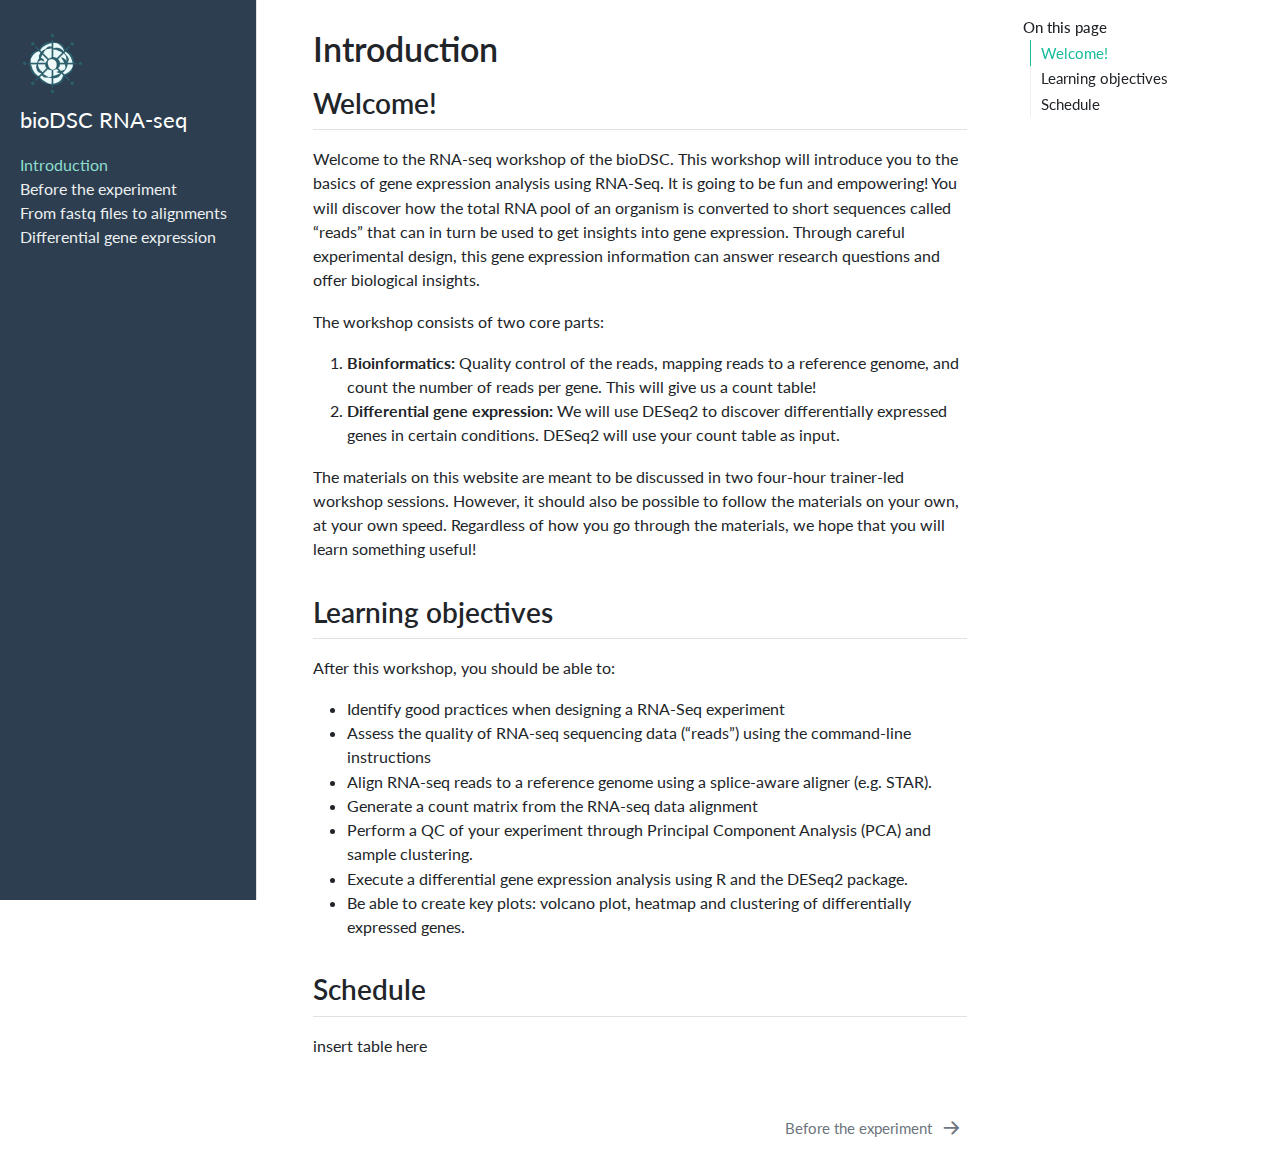
<file: docs/episodes/01-introduction.html>
<!DOCTYPE html>
<html xmlns="http://www.w3.org/1999/xhtml" lang="en" xml:lang="en"><head>

<meta charset="utf-8">
<meta name="generator" content="quarto-1.5.57">

<meta name="viewport" content="width=device-width, initial-scale=1.0, user-scalable=yes">


<title>Introduction</title>
<style>
code{white-space: pre-wrap;}
span.smallcaps{font-variant: small-caps;}
div.columns{display: flex; gap: min(4vw, 1.5em);}
div.column{flex: auto; overflow-x: auto;}
div.hanging-indent{margin-left: 1.5em; text-indent: -1.5em;}
ul.task-list{list-style: none;}
ul.task-list li input[type="checkbox"] {
  width: 0.8em;
  margin: 0 0.8em 0.2em -1em; /* quarto-specific, see https://github.com/quarto-dev/quarto-cli/issues/4556 */ 
  vertical-align: middle;
}
</style>


<script src="../site_libs/quarto-nav/quarto-nav.js"></script>
<script src="../site_libs/quarto-nav/headroom.min.js"></script>
<script src="../site_libs/clipboard/clipboard.min.js"></script>
<script src="../site_libs/quarto-search/autocomplete.umd.js"></script>
<script src="../site_libs/quarto-search/fuse.min.js"></script>
<script src="../site_libs/quarto-search/quarto-search.js"></script>
<meta name="quarto:offset" content="../">
<link href="../episodes/02-experimental-considerations.html" rel="next">
<link href="../images/bioDSC-without-dots-transparent.png" rel="icon" type="image/png">
<script src="../site_libs/quarto-html/quarto.js"></script>
<script src="../site_libs/quarto-html/popper.min.js"></script>
<script src="../site_libs/quarto-html/tippy.umd.min.js"></script>
<script src="../site_libs/quarto-html/anchor.min.js"></script>
<link href="../site_libs/quarto-html/tippy.css" rel="stylesheet">
<link href="../site_libs/quarto-html/quarto-syntax-highlighting.css" rel="stylesheet" id="quarto-text-highlighting-styles">
<script src="../site_libs/bootstrap/bootstrap.min.js"></script>
<link href="../site_libs/bootstrap/bootstrap-icons.css" rel="stylesheet">
<link href="../site_libs/bootstrap/bootstrap.min.css" rel="stylesheet" id="quarto-bootstrap" data-mode="light">
<script id="quarto-search-options" type="application/json">{
  "location": "sidebar",
  "copy-button": false,
  "collapse-after": 3,
  "panel-placement": "start",
  "type": "textbox",
  "limit": 50,
  "keyboard-shortcut": [
    "f",
    "/",
    "s"
  ],
  "show-item-context": false,
  "language": {
    "search-no-results-text": "No results",
    "search-matching-documents-text": "matching documents",
    "search-copy-link-title": "Copy link to search",
    "search-hide-matches-text": "Hide additional matches",
    "search-more-match-text": "more match in this document",
    "search-more-matches-text": "more matches in this document",
    "search-clear-button-title": "Clear",
    "search-text-placeholder": "",
    "search-detached-cancel-button-title": "Cancel",
    "search-submit-button-title": "Submit",
    "search-label": "Search"
  }
}</script>


<link rel="stylesheet" href="../styles.css">
</head>

<body class="nav-sidebar docked">

<div id="quarto-search-results"></div>
  <header id="quarto-header" class="headroom fixed-top">
  <nav class="quarto-secondary-nav">
    <div class="container-fluid d-flex">
      <button type="button" class="quarto-btn-toggle btn" data-bs-toggle="collapse" role="button" data-bs-target=".quarto-sidebar-collapse-item" aria-controls="quarto-sidebar" aria-expanded="false" aria-label="Toggle sidebar navigation" onclick="if (window.quartoToggleHeadroom) { window.quartoToggleHeadroom(); }">
        <i class="bi bi-layout-text-sidebar-reverse"></i>
      </button>
        <nav class="quarto-page-breadcrumbs" aria-label="breadcrumb"><ol class="breadcrumb"><li class="breadcrumb-item"><a href="../episodes/01-introduction.html">Introduction</a></li></ol></nav>
        <a class="flex-grow-1" role="navigation" data-bs-toggle="collapse" data-bs-target=".quarto-sidebar-collapse-item" aria-controls="quarto-sidebar" aria-expanded="false" aria-label="Toggle sidebar navigation" onclick="if (window.quartoToggleHeadroom) { window.quartoToggleHeadroom(); }">      
        </a>
    </div>
  </nav>
</header>
<!-- content -->
<div id="quarto-content" class="quarto-container page-columns page-rows-contents page-layout-article">
<!-- sidebar -->
  <nav id="quarto-sidebar" class="sidebar collapse collapse-horizontal quarto-sidebar-collapse-item sidebar-navigation docked overflow-auto">
    <div class="pt-lg-2 mt-2 text-left sidebar-header sidebar-header-stacked">
      <a href="../index.html" class="sidebar-logo-link">
      <img src="../images/bioDSC-without-dots-transparent.png" alt="" class="sidebar-logo py-0 d-lg-inline d-none">
      </a>
    <div class="sidebar-title mb-0 py-0">
      <a href="../">bioDSC RNA-seq</a> 
    </div>
      </div>
    <div class="sidebar-menu-container"> 
    <ul class="list-unstyled mt-1">
        <li class="sidebar-item">
  <div class="sidebar-item-container"> 
  <a href="../episodes/01-introduction.html" class="sidebar-item-text sidebar-link active">
 <span class="menu-text">Introduction</span></a>
  </div>
</li>
        <li class="sidebar-item">
  <div class="sidebar-item-container"> 
  <a href="../episodes/02-experimental-considerations.html" class="sidebar-item-text sidebar-link">
 <span class="menu-text">Before the experiment</span></a>
  </div>
</li>
        <li class="sidebar-item">
  <div class="sidebar-item-container"> 
  <a href="../episodes/03-mapping-reads.html" class="sidebar-item-text sidebar-link">
 <span class="menu-text">From fastq files to alignments</span></a>
  </div>
</li>
        <li class="sidebar-item">
  <div class="sidebar-item-container"> 
  <a href="../episodes/04-differential-gene-expression.html" class="sidebar-item-text sidebar-link">
 <span class="menu-text">Differential gene expression</span></a>
  </div>
</li>
    </ul>
    </div>
</nav>
<div id="quarto-sidebar-glass" class="quarto-sidebar-collapse-item" data-bs-toggle="collapse" data-bs-target=".quarto-sidebar-collapse-item"></div>
<!-- margin-sidebar -->
    <div id="quarto-margin-sidebar" class="sidebar margin-sidebar">
        <nav id="TOC" role="doc-toc" class="toc-active">
    <h2 id="toc-title">On this page</h2>
   
  <ul>
  <li><a href="#welcome" id="toc-welcome" class="nav-link active" data-scroll-target="#welcome">Welcome!</a></li>
  <li><a href="#learning-objectives" id="toc-learning-objectives" class="nav-link" data-scroll-target="#learning-objectives">Learning objectives</a></li>
  <li><a href="#schedule" id="toc-schedule" class="nav-link" data-scroll-target="#schedule">Schedule</a></li>
  </ul>
</nav>
    </div>
<!-- main -->
<main class="content" id="quarto-document-content">

<header id="title-block-header" class="quarto-title-block default">
<div class="quarto-title">
<h1 class="title">Introduction</h1>
</div>



<div class="quarto-title-meta">

    
  
    
  </div>
  


</header>


<section id="welcome" class="level2">
<h2 class="anchored" data-anchor-id="welcome">Welcome!</h2>
<p>Welcome to the RNA-seq workshop of the bioDSC. This workshop will introduce you to the basics of gene expression analysis using RNA-Seq. It is going to be fun and empowering! You will discover how the total RNA pool of an organism is converted to short sequences called “reads” that can in turn be used to get insights into gene expression. Through careful experimental design, this gene expression information can answer research questions and offer biological insights.</p>
<p>The workshop consists of two core parts:</p>
<ol type="1">
<li><strong>Bioinformatics:</strong> Quality control of the reads, mapping reads to a reference genome, and count the number of reads per gene. This will give us a count table!</li>
<li><strong>Differential gene expression:</strong> We will use DESeq2 to discover differentially expressed genes in certain conditions. DESeq2 will use your count table as input.</li>
</ol>
<p>The materials on this website are meant to be discussed in two four-hour trainer-led workshop sessions. However, it should also be possible to follow the materials on your own, at your own speed. Regardless of how you go through the materials, we hope that you will learn something useful!</p>
</section>
<section id="learning-objectives" class="level2">
<h2 class="anchored" data-anchor-id="learning-objectives">Learning objectives</h2>
<p>After this workshop, you should be able to:</p>
<ul>
<li>Identify good practices when designing a RNA-Seq experiment</li>
<li>Assess the quality of RNA-seq sequencing data (“reads”) using the command-line instructions</li>
<li>Align RNA-seq reads to a reference genome using a splice-aware aligner (e.g.&nbsp;STAR).</li>
<li>Generate a count matrix from the RNA-seq data alignment</li>
<li>Perform a QC of your experiment through Principal Component Analysis (PCA) and sample clustering.</li>
<li>Execute a differential gene expression analysis using R and the DESeq2 package.</li>
<li>Be able to create key plots: volcano plot, heatmap and clustering of differentially expressed genes.</li>
</ul>
</section>
<section id="schedule" class="level2">
<h2 class="anchored" data-anchor-id="schedule">Schedule</h2>
<p>insert table here</p>


</section>

</main> <!-- /main -->
<script id="quarto-html-after-body" type="application/javascript">
window.document.addEventListener("DOMContentLoaded", function (event) {
  const toggleBodyColorMode = (bsSheetEl) => {
    const mode = bsSheetEl.getAttribute("data-mode");
    const bodyEl = window.document.querySelector("body");
    if (mode === "dark") {
      bodyEl.classList.add("quarto-dark");
      bodyEl.classList.remove("quarto-light");
    } else {
      bodyEl.classList.add("quarto-light");
      bodyEl.classList.remove("quarto-dark");
    }
  }
  const toggleBodyColorPrimary = () => {
    const bsSheetEl = window.document.querySelector("link#quarto-bootstrap");
    if (bsSheetEl) {
      toggleBodyColorMode(bsSheetEl);
    }
  }
  toggleBodyColorPrimary();  
  const icon = "";
  const anchorJS = new window.AnchorJS();
  anchorJS.options = {
    placement: 'right',
    icon: icon
  };
  anchorJS.add('.anchored');
  const isCodeAnnotation = (el) => {
    for (const clz of el.classList) {
      if (clz.startsWith('code-annotation-')) {                     
        return true;
      }
    }
    return false;
  }
  const onCopySuccess = function(e) {
    // button target
    const button = e.trigger;
    // don't keep focus
    button.blur();
    // flash "checked"
    button.classList.add('code-copy-button-checked');
    var currentTitle = button.getAttribute("title");
    button.setAttribute("title", "Copied!");
    let tooltip;
    if (window.bootstrap) {
      button.setAttribute("data-bs-toggle", "tooltip");
      button.setAttribute("data-bs-placement", "left");
      button.setAttribute("data-bs-title", "Copied!");
      tooltip = new bootstrap.Tooltip(button, 
        { trigger: "manual", 
          customClass: "code-copy-button-tooltip",
          offset: [0, -8]});
      tooltip.show();    
    }
    setTimeout(function() {
      if (tooltip) {
        tooltip.hide();
        button.removeAttribute("data-bs-title");
        button.removeAttribute("data-bs-toggle");
        button.removeAttribute("data-bs-placement");
      }
      button.setAttribute("title", currentTitle);
      button.classList.remove('code-copy-button-checked');
    }, 1000);
    // clear code selection
    e.clearSelection();
  }
  const getTextToCopy = function(trigger) {
      const codeEl = trigger.previousElementSibling.cloneNode(true);
      for (const childEl of codeEl.children) {
        if (isCodeAnnotation(childEl)) {
          childEl.remove();
        }
      }
      return codeEl.innerText;
  }
  const clipboard = new window.ClipboardJS('.code-copy-button:not([data-in-quarto-modal])', {
    text: getTextToCopy
  });
  clipboard.on('success', onCopySuccess);
  if (window.document.getElementById('quarto-embedded-source-code-modal')) {
    // For code content inside modals, clipBoardJS needs to be initialized with a container option
    // TODO: Check when it could be a function (https://github.com/zenorocha/clipboard.js/issues/860)
    const clipboardModal = new window.ClipboardJS('.code-copy-button[data-in-quarto-modal]', {
      text: getTextToCopy,
      container: window.document.getElementById('quarto-embedded-source-code-modal')
    });
    clipboardModal.on('success', onCopySuccess);
  }
    var localhostRegex = new RegExp(/^(?:http|https):\/\/localhost\:?[0-9]*\//);
    var mailtoRegex = new RegExp(/^mailto:/);
      var filterRegex = new RegExp("episodes\/01-introduction\.qmd");
    var isInternal = (href) => {
        return filterRegex.test(href) || localhostRegex.test(href) || mailtoRegex.test(href);
    }
    // Inspect non-navigation links and adorn them if external
 	var links = window.document.querySelectorAll('a[href]:not(.nav-link):not(.navbar-brand):not(.toc-action):not(.sidebar-link):not(.sidebar-item-toggle):not(.pagination-link):not(.no-external):not([aria-hidden]):not(.dropdown-item):not(.quarto-navigation-tool):not(.about-link)');
    for (var i=0; i<links.length; i++) {
      const link = links[i];
      if (!isInternal(link.href)) {
        // undo the damage that might have been done by quarto-nav.js in the case of
        // links that we want to consider external
        if (link.dataset.originalHref !== undefined) {
          link.href = link.dataset.originalHref;
        }
      }
    }
  function tippyHover(el, contentFn, onTriggerFn, onUntriggerFn) {
    const config = {
      allowHTML: true,
      maxWidth: 500,
      delay: 100,
      arrow: false,
      appendTo: function(el) {
          return el.parentElement;
      },
      interactive: true,
      interactiveBorder: 10,
      theme: 'quarto',
      placement: 'bottom-start',
    };
    if (contentFn) {
      config.content = contentFn;
    }
    if (onTriggerFn) {
      config.onTrigger = onTriggerFn;
    }
    if (onUntriggerFn) {
      config.onUntrigger = onUntriggerFn;
    }
    window.tippy(el, config); 
  }
  const noterefs = window.document.querySelectorAll('a[role="doc-noteref"]');
  for (var i=0; i<noterefs.length; i++) {
    const ref = noterefs[i];
    tippyHover(ref, function() {
      // use id or data attribute instead here
      let href = ref.getAttribute('data-footnote-href') || ref.getAttribute('href');
      try { href = new URL(href).hash; } catch {}
      const id = href.replace(/^#\/?/, "");
      const note = window.document.getElementById(id);
      if (note) {
        return note.innerHTML;
      } else {
        return "";
      }
    });
  }
  const xrefs = window.document.querySelectorAll('a.quarto-xref');
  const processXRef = (id, note) => {
    // Strip column container classes
    const stripColumnClz = (el) => {
      el.classList.remove("page-full", "page-columns");
      if (el.children) {
        for (const child of el.children) {
          stripColumnClz(child);
        }
      }
    }
    stripColumnClz(note)
    if (id === null || id.startsWith('sec-')) {
      // Special case sections, only their first couple elements
      const container = document.createElement("div");
      if (note.children && note.children.length > 2) {
        container.appendChild(note.children[0].cloneNode(true));
        for (let i = 1; i < note.children.length; i++) {
          const child = note.children[i];
          if (child.tagName === "P" && child.innerText === "") {
            continue;
          } else {
            container.appendChild(child.cloneNode(true));
            break;
          }
        }
        if (window.Quarto?.typesetMath) {
          window.Quarto.typesetMath(container);
        }
        return container.innerHTML
      } else {
        if (window.Quarto?.typesetMath) {
          window.Quarto.typesetMath(note);
        }
        return note.innerHTML;
      }
    } else {
      // Remove any anchor links if they are present
      const anchorLink = note.querySelector('a.anchorjs-link');
      if (anchorLink) {
        anchorLink.remove();
      }
      if (window.Quarto?.typesetMath) {
        window.Quarto.typesetMath(note);
      }
      // TODO in 1.5, we should make sure this works without a callout special case
      if (note.classList.contains("callout")) {
        return note.outerHTML;
      } else {
        return note.innerHTML;
      }
    }
  }
  for (var i=0; i<xrefs.length; i++) {
    const xref = xrefs[i];
    tippyHover(xref, undefined, function(instance) {
      instance.disable();
      let url = xref.getAttribute('href');
      let hash = undefined; 
      if (url.startsWith('#')) {
        hash = url;
      } else {
        try { hash = new URL(url).hash; } catch {}
      }
      if (hash) {
        const id = hash.replace(/^#\/?/, "");
        const note = window.document.getElementById(id);
        if (note !== null) {
          try {
            const html = processXRef(id, note.cloneNode(true));
            instance.setContent(html);
          } finally {
            instance.enable();
            instance.show();
          }
        } else {
          // See if we can fetch this
          fetch(url.split('#')[0])
          .then(res => res.text())
          .then(html => {
            const parser = new DOMParser();
            const htmlDoc = parser.parseFromString(html, "text/html");
            const note = htmlDoc.getElementById(id);
            if (note !== null) {
              const html = processXRef(id, note);
              instance.setContent(html);
            } 
          }).finally(() => {
            instance.enable();
            instance.show();
          });
        }
      } else {
        // See if we can fetch a full url (with no hash to target)
        // This is a special case and we should probably do some content thinning / targeting
        fetch(url)
        .then(res => res.text())
        .then(html => {
          const parser = new DOMParser();
          const htmlDoc = parser.parseFromString(html, "text/html");
          const note = htmlDoc.querySelector('main.content');
          if (note !== null) {
            // This should only happen for chapter cross references
            // (since there is no id in the URL)
            // remove the first header
            if (note.children.length > 0 && note.children[0].tagName === "HEADER") {
              note.children[0].remove();
            }
            const html = processXRef(null, note);
            instance.setContent(html);
          } 
        }).finally(() => {
          instance.enable();
          instance.show();
        });
      }
    }, function(instance) {
    });
  }
      let selectedAnnoteEl;
      const selectorForAnnotation = ( cell, annotation) => {
        let cellAttr = 'data-code-cell="' + cell + '"';
        let lineAttr = 'data-code-annotation="' +  annotation + '"';
        const selector = 'span[' + cellAttr + '][' + lineAttr + ']';
        return selector;
      }
      const selectCodeLines = (annoteEl) => {
        const doc = window.document;
        const targetCell = annoteEl.getAttribute("data-target-cell");
        const targetAnnotation = annoteEl.getAttribute("data-target-annotation");
        const annoteSpan = window.document.querySelector(selectorForAnnotation(targetCell, targetAnnotation));
        const lines = annoteSpan.getAttribute("data-code-lines").split(",");
        const lineIds = lines.map((line) => {
          return targetCell + "-" + line;
        })
        let top = null;
        let height = null;
        let parent = null;
        if (lineIds.length > 0) {
            //compute the position of the single el (top and bottom and make a div)
            const el = window.document.getElementById(lineIds[0]);
            top = el.offsetTop;
            height = el.offsetHeight;
            parent = el.parentElement.parentElement;
          if (lineIds.length > 1) {
            const lastEl = window.document.getElementById(lineIds[lineIds.length - 1]);
            const bottom = lastEl.offsetTop + lastEl.offsetHeight;
            height = bottom - top;
          }
          if (top !== null && height !== null && parent !== null) {
            // cook up a div (if necessary) and position it 
            let div = window.document.getElementById("code-annotation-line-highlight");
            if (div === null) {
              div = window.document.createElement("div");
              div.setAttribute("id", "code-annotation-line-highlight");
              div.style.position = 'absolute';
              parent.appendChild(div);
            }
            div.style.top = top - 2 + "px";
            div.style.height = height + 4 + "px";
            div.style.left = 0;
            let gutterDiv = window.document.getElementById("code-annotation-line-highlight-gutter");
            if (gutterDiv === null) {
              gutterDiv = window.document.createElement("div");
              gutterDiv.setAttribute("id", "code-annotation-line-highlight-gutter");
              gutterDiv.style.position = 'absolute';
              const codeCell = window.document.getElementById(targetCell);
              const gutter = codeCell.querySelector('.code-annotation-gutter');
              gutter.appendChild(gutterDiv);
            }
            gutterDiv.style.top = top - 2 + "px";
            gutterDiv.style.height = height + 4 + "px";
          }
          selectedAnnoteEl = annoteEl;
        }
      };
      const unselectCodeLines = () => {
        const elementsIds = ["code-annotation-line-highlight", "code-annotation-line-highlight-gutter"];
        elementsIds.forEach((elId) => {
          const div = window.document.getElementById(elId);
          if (div) {
            div.remove();
          }
        });
        selectedAnnoteEl = undefined;
      };
        // Handle positioning of the toggle
    window.addEventListener(
      "resize",
      throttle(() => {
        elRect = undefined;
        if (selectedAnnoteEl) {
          selectCodeLines(selectedAnnoteEl);
        }
      }, 10)
    );
    function throttle(fn, ms) {
    let throttle = false;
    let timer;
      return (...args) => {
        if(!throttle) { // first call gets through
            fn.apply(this, args);
            throttle = true;
        } else { // all the others get throttled
            if(timer) clearTimeout(timer); // cancel #2
            timer = setTimeout(() => {
              fn.apply(this, args);
              timer = throttle = false;
            }, ms);
        }
      };
    }
      // Attach click handler to the DT
      const annoteDls = window.document.querySelectorAll('dt[data-target-cell]');
      for (const annoteDlNode of annoteDls) {
        annoteDlNode.addEventListener('click', (event) => {
          const clickedEl = event.target;
          if (clickedEl !== selectedAnnoteEl) {
            unselectCodeLines();
            const activeEl = window.document.querySelector('dt[data-target-cell].code-annotation-active');
            if (activeEl) {
              activeEl.classList.remove('code-annotation-active');
            }
            selectCodeLines(clickedEl);
            clickedEl.classList.add('code-annotation-active');
          } else {
            // Unselect the line
            unselectCodeLines();
            clickedEl.classList.remove('code-annotation-active');
          }
        });
      }
  const findCites = (el) => {
    const parentEl = el.parentElement;
    if (parentEl) {
      const cites = parentEl.dataset.cites;
      if (cites) {
        return {
          el,
          cites: cites.split(' ')
        };
      } else {
        return findCites(el.parentElement)
      }
    } else {
      return undefined;
    }
  };
  var bibliorefs = window.document.querySelectorAll('a[role="doc-biblioref"]');
  for (var i=0; i<bibliorefs.length; i++) {
    const ref = bibliorefs[i];
    const citeInfo = findCites(ref);
    if (citeInfo) {
      tippyHover(citeInfo.el, function() {
        var popup = window.document.createElement('div');
        citeInfo.cites.forEach(function(cite) {
          var citeDiv = window.document.createElement('div');
          citeDiv.classList.add('hanging-indent');
          citeDiv.classList.add('csl-entry');
          var biblioDiv = window.document.getElementById('ref-' + cite);
          if (biblioDiv) {
            citeDiv.innerHTML = biblioDiv.innerHTML;
          }
          popup.appendChild(citeDiv);
        });
        return popup.innerHTML;
      });
    }
  }
});
</script>
<nav class="page-navigation">
  <div class="nav-page nav-page-previous">
  </div>
  <div class="nav-page nav-page-next">
      <a href="../episodes/02-experimental-considerations.html" class="pagination-link" aria-label="Before the experiment">
        <span class="nav-page-text">Before the experiment</span> <i class="bi bi-arrow-right-short"></i>
      </a>
  </div>
</nav>
</div> <!-- /content -->




</body></html>
</file>
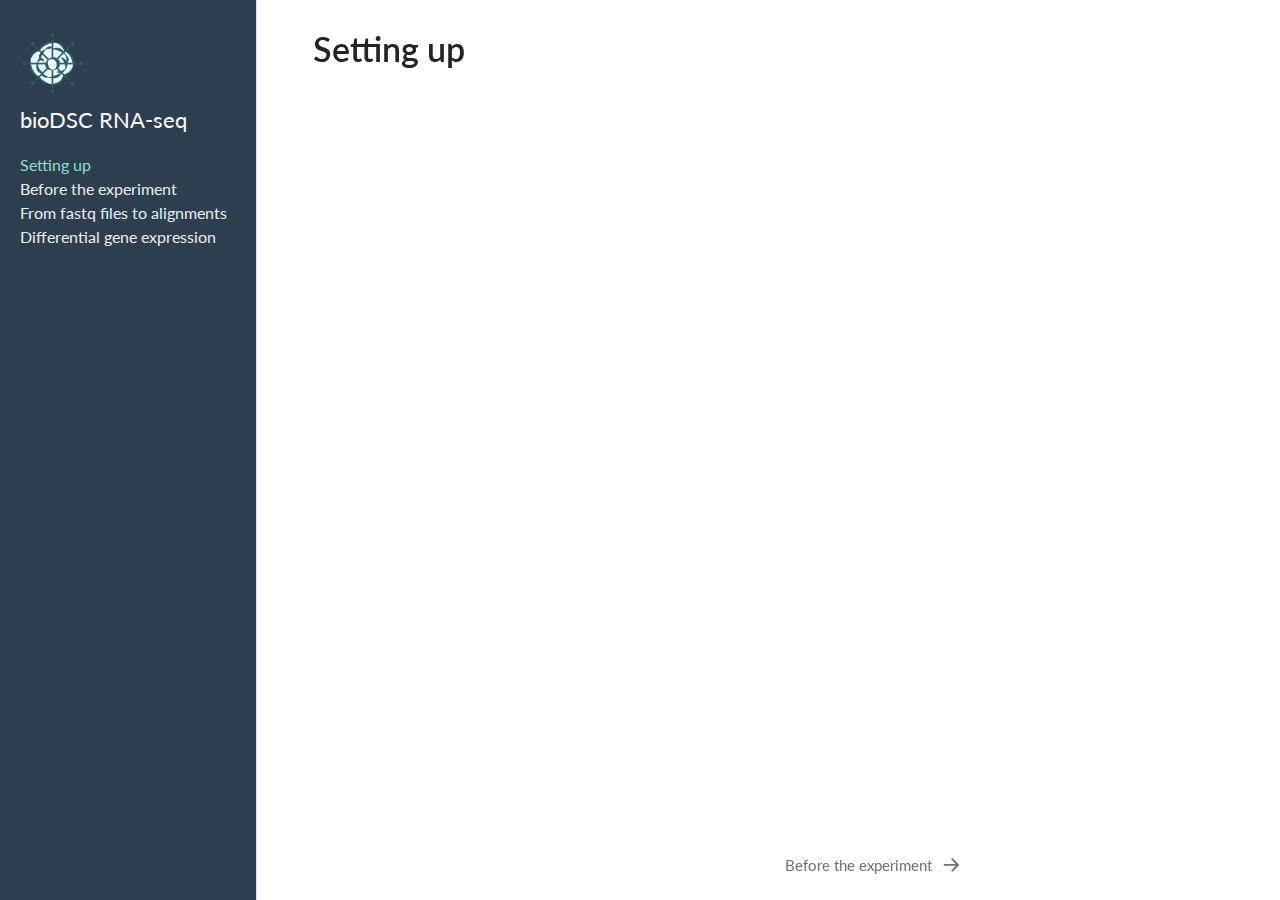
<file: docs/episodes/01-setup.html>
<!DOCTYPE html>
<html xmlns="http://www.w3.org/1999/xhtml" lang="en" xml:lang="en"><head>

<meta charset="utf-8">
<meta name="generator" content="quarto-1.5.57">

<meta name="viewport" content="width=device-width, initial-scale=1.0, user-scalable=yes">


<title>Setting up</title>
<style>
code{white-space: pre-wrap;}
span.smallcaps{font-variant: small-caps;}
div.columns{display: flex; gap: min(4vw, 1.5em);}
div.column{flex: auto; overflow-x: auto;}
div.hanging-indent{margin-left: 1.5em; text-indent: -1.5em;}
ul.task-list{list-style: none;}
ul.task-list li input[type="checkbox"] {
  width: 0.8em;
  margin: 0 0.8em 0.2em -1em; /* quarto-specific, see https://github.com/quarto-dev/quarto-cli/issues/4556 */ 
  vertical-align: middle;
}
</style>


<script src="../site_libs/quarto-nav/quarto-nav.js"></script>
<script src="../site_libs/quarto-nav/headroom.min.js"></script>
<script src="../site_libs/clipboard/clipboard.min.js"></script>
<script src="../site_libs/quarto-search/autocomplete.umd.js"></script>
<script src="../site_libs/quarto-search/fuse.min.js"></script>
<script src="../site_libs/quarto-search/quarto-search.js"></script>
<meta name="quarto:offset" content="../">
<link href="../episodes/02-experimental-considerations.html" rel="next">
<link href="../images/bioDSC-without-dots-transparent.png" rel="icon" type="image/png">
<script src="../site_libs/quarto-html/quarto.js"></script>
<script src="../site_libs/quarto-html/popper.min.js"></script>
<script src="../site_libs/quarto-html/tippy.umd.min.js"></script>
<script src="../site_libs/quarto-html/anchor.min.js"></script>
<link href="../site_libs/quarto-html/tippy.css" rel="stylesheet">
<link href="../site_libs/quarto-html/quarto-syntax-highlighting.css" rel="stylesheet" id="quarto-text-highlighting-styles">
<script src="../site_libs/bootstrap/bootstrap.min.js"></script>
<link href="../site_libs/bootstrap/bootstrap-icons.css" rel="stylesheet">
<link href="../site_libs/bootstrap/bootstrap.min.css" rel="stylesheet" id="quarto-bootstrap" data-mode="light">
<script id="quarto-search-options" type="application/json">{
  "location": "sidebar",
  "copy-button": false,
  "collapse-after": 3,
  "panel-placement": "start",
  "type": "textbox",
  "limit": 50,
  "keyboard-shortcut": [
    "f",
    "/",
    "s"
  ],
  "show-item-context": false,
  "language": {
    "search-no-results-text": "No results",
    "search-matching-documents-text": "matching documents",
    "search-copy-link-title": "Copy link to search",
    "search-hide-matches-text": "Hide additional matches",
    "search-more-match-text": "more match in this document",
    "search-more-matches-text": "more matches in this document",
    "search-clear-button-title": "Clear",
    "search-text-placeholder": "",
    "search-detached-cancel-button-title": "Cancel",
    "search-submit-button-title": "Submit",
    "search-label": "Search"
  }
}</script>


<link rel="stylesheet" href="../styles.css">
</head>

<body class="nav-sidebar docked">

<div id="quarto-search-results"></div>
  <header id="quarto-header" class="headroom fixed-top">
  <nav class="quarto-secondary-nav">
    <div class="container-fluid d-flex">
      <button type="button" class="quarto-btn-toggle btn" data-bs-toggle="collapse" role="button" data-bs-target=".quarto-sidebar-collapse-item" aria-controls="quarto-sidebar" aria-expanded="false" aria-label="Toggle sidebar navigation" onclick="if (window.quartoToggleHeadroom) { window.quartoToggleHeadroom(); }">
        <i class="bi bi-layout-text-sidebar-reverse"></i>
      </button>
        <nav class="quarto-page-breadcrumbs" aria-label="breadcrumb"><ol class="breadcrumb"><li class="breadcrumb-item"><a href="../episodes/01-setup.html">Setting up</a></li></ol></nav>
        <a class="flex-grow-1" role="navigation" data-bs-toggle="collapse" data-bs-target=".quarto-sidebar-collapse-item" aria-controls="quarto-sidebar" aria-expanded="false" aria-label="Toggle sidebar navigation" onclick="if (window.quartoToggleHeadroom) { window.quartoToggleHeadroom(); }">      
        </a>
    </div>
  </nav>
</header>
<!-- content -->
<div id="quarto-content" class="quarto-container page-columns page-rows-contents page-layout-article">
<!-- sidebar -->
  <nav id="quarto-sidebar" class="sidebar collapse collapse-horizontal quarto-sidebar-collapse-item sidebar-navigation docked overflow-auto">
    <div class="pt-lg-2 mt-2 text-left sidebar-header sidebar-header-stacked">
      <a href="../index.html" class="sidebar-logo-link">
      <img src="../images/bioDSC-without-dots-transparent.png" alt="" class="sidebar-logo py-0 d-lg-inline d-none">
      </a>
    <div class="sidebar-title mb-0 py-0">
      <a href="../">bioDSC RNA-seq</a> 
    </div>
      </div>
    <div class="sidebar-menu-container"> 
    <ul class="list-unstyled mt-1">
        <li class="sidebar-item">
  <div class="sidebar-item-container"> 
  <a href="../episodes/01-setup.html" class="sidebar-item-text sidebar-link active">
 <span class="menu-text">Setting up</span></a>
  </div>
</li>
        <li class="sidebar-item">
  <div class="sidebar-item-container"> 
  <a href="../episodes/02-experimental-considerations.html" class="sidebar-item-text sidebar-link">
 <span class="menu-text">Before the experiment</span></a>
  </div>
</li>
        <li class="sidebar-item">
  <div class="sidebar-item-container"> 
  <a href="../episodes/03-mapping-reads.html" class="sidebar-item-text sidebar-link">
 <span class="menu-text">From fastq files to alignments</span></a>
  </div>
</li>
        <li class="sidebar-item">
  <div class="sidebar-item-container"> 
  <a href="../episodes/04-differential-gene-expression.html" class="sidebar-item-text sidebar-link">
 <span class="menu-text">Differential gene expression</span></a>
  </div>
</li>
    </ul>
    </div>
</nav>
<div id="quarto-sidebar-glass" class="quarto-sidebar-collapse-item" data-bs-toggle="collapse" data-bs-target=".quarto-sidebar-collapse-item"></div>
<!-- margin-sidebar -->
    <div id="quarto-margin-sidebar" class="sidebar margin-sidebar zindex-bottom">
        
    </div>
<!-- main -->
<main class="content" id="quarto-document-content">

<header id="title-block-header" class="quarto-title-block default">
<div class="quarto-title">
<h1 class="title">Setting up</h1>
</div>



<div class="quarto-title-meta">

    
  
    
  </div>
  


</header>





</main> <!-- /main -->
<script id="quarto-html-after-body" type="application/javascript">
window.document.addEventListener("DOMContentLoaded", function (event) {
  const toggleBodyColorMode = (bsSheetEl) => {
    const mode = bsSheetEl.getAttribute("data-mode");
    const bodyEl = window.document.querySelector("body");
    if (mode === "dark") {
      bodyEl.classList.add("quarto-dark");
      bodyEl.classList.remove("quarto-light");
    } else {
      bodyEl.classList.add("quarto-light");
      bodyEl.classList.remove("quarto-dark");
    }
  }
  const toggleBodyColorPrimary = () => {
    const bsSheetEl = window.document.querySelector("link#quarto-bootstrap");
    if (bsSheetEl) {
      toggleBodyColorMode(bsSheetEl);
    }
  }
  toggleBodyColorPrimary();  
  const icon = "";
  const anchorJS = new window.AnchorJS();
  anchorJS.options = {
    placement: 'right',
    icon: icon
  };
  anchorJS.add('.anchored');
  const isCodeAnnotation = (el) => {
    for (const clz of el.classList) {
      if (clz.startsWith('code-annotation-')) {                     
        return true;
      }
    }
    return false;
  }
  const onCopySuccess = function(e) {
    // button target
    const button = e.trigger;
    // don't keep focus
    button.blur();
    // flash "checked"
    button.classList.add('code-copy-button-checked');
    var currentTitle = button.getAttribute("title");
    button.setAttribute("title", "Copied!");
    let tooltip;
    if (window.bootstrap) {
      button.setAttribute("data-bs-toggle", "tooltip");
      button.setAttribute("data-bs-placement", "left");
      button.setAttribute("data-bs-title", "Copied!");
      tooltip = new bootstrap.Tooltip(button, 
        { trigger: "manual", 
          customClass: "code-copy-button-tooltip",
          offset: [0, -8]});
      tooltip.show();    
    }
    setTimeout(function() {
      if (tooltip) {
        tooltip.hide();
        button.removeAttribute("data-bs-title");
        button.removeAttribute("data-bs-toggle");
        button.removeAttribute("data-bs-placement");
      }
      button.setAttribute("title", currentTitle);
      button.classList.remove('code-copy-button-checked');
    }, 1000);
    // clear code selection
    e.clearSelection();
  }
  const getTextToCopy = function(trigger) {
      const codeEl = trigger.previousElementSibling.cloneNode(true);
      for (const childEl of codeEl.children) {
        if (isCodeAnnotation(childEl)) {
          childEl.remove();
        }
      }
      return codeEl.innerText;
  }
  const clipboard = new window.ClipboardJS('.code-copy-button:not([data-in-quarto-modal])', {
    text: getTextToCopy
  });
  clipboard.on('success', onCopySuccess);
  if (window.document.getElementById('quarto-embedded-source-code-modal')) {
    // For code content inside modals, clipBoardJS needs to be initialized with a container option
    // TODO: Check when it could be a function (https://github.com/zenorocha/clipboard.js/issues/860)
    const clipboardModal = new window.ClipboardJS('.code-copy-button[data-in-quarto-modal]', {
      text: getTextToCopy,
      container: window.document.getElementById('quarto-embedded-source-code-modal')
    });
    clipboardModal.on('success', onCopySuccess);
  }
    var localhostRegex = new RegExp(/^(?:http|https):\/\/localhost\:?[0-9]*\//);
    var mailtoRegex = new RegExp(/^mailto:/);
      var filterRegex = new RegExp("index\.qmd");
    var isInternal = (href) => {
        return filterRegex.test(href) || localhostRegex.test(href) || mailtoRegex.test(href);
    }
    // Inspect non-navigation links and adorn them if external
 	var links = window.document.querySelectorAll('a[href]:not(.nav-link):not(.navbar-brand):not(.toc-action):not(.sidebar-link):not(.sidebar-item-toggle):not(.pagination-link):not(.no-external):not([aria-hidden]):not(.dropdown-item):not(.quarto-navigation-tool):not(.about-link)');
    for (var i=0; i<links.length; i++) {
      const link = links[i];
      if (!isInternal(link.href)) {
        // undo the damage that might have been done by quarto-nav.js in the case of
        // links that we want to consider external
        if (link.dataset.originalHref !== undefined) {
          link.href = link.dataset.originalHref;
        }
      }
    }
  function tippyHover(el, contentFn, onTriggerFn, onUntriggerFn) {
    const config = {
      allowHTML: true,
      maxWidth: 500,
      delay: 100,
      arrow: false,
      appendTo: function(el) {
          return el.parentElement;
      },
      interactive: true,
      interactiveBorder: 10,
      theme: 'quarto',
      placement: 'bottom-start',
    };
    if (contentFn) {
      config.content = contentFn;
    }
    if (onTriggerFn) {
      config.onTrigger = onTriggerFn;
    }
    if (onUntriggerFn) {
      config.onUntrigger = onUntriggerFn;
    }
    window.tippy(el, config); 
  }
  const noterefs = window.document.querySelectorAll('a[role="doc-noteref"]');
  for (var i=0; i<noterefs.length; i++) {
    const ref = noterefs[i];
    tippyHover(ref, function() {
      // use id or data attribute instead here
      let href = ref.getAttribute('data-footnote-href') || ref.getAttribute('href');
      try { href = new URL(href).hash; } catch {}
      const id = href.replace(/^#\/?/, "");
      const note = window.document.getElementById(id);
      if (note) {
        return note.innerHTML;
      } else {
        return "";
      }
    });
  }
  const xrefs = window.document.querySelectorAll('a.quarto-xref');
  const processXRef = (id, note) => {
    // Strip column container classes
    const stripColumnClz = (el) => {
      el.classList.remove("page-full", "page-columns");
      if (el.children) {
        for (const child of el.children) {
          stripColumnClz(child);
        }
      }
    }
    stripColumnClz(note)
    if (id === null || id.startsWith('sec-')) {
      // Special case sections, only their first couple elements
      const container = document.createElement("div");
      if (note.children && note.children.length > 2) {
        container.appendChild(note.children[0].cloneNode(true));
        for (let i = 1; i < note.children.length; i++) {
          const child = note.children[i];
          if (child.tagName === "P" && child.innerText === "") {
            continue;
          } else {
            container.appendChild(child.cloneNode(true));
            break;
          }
        }
        if (window.Quarto?.typesetMath) {
          window.Quarto.typesetMath(container);
        }
        return container.innerHTML
      } else {
        if (window.Quarto?.typesetMath) {
          window.Quarto.typesetMath(note);
        }
        return note.innerHTML;
      }
    } else {
      // Remove any anchor links if they are present
      const anchorLink = note.querySelector('a.anchorjs-link');
      if (anchorLink) {
        anchorLink.remove();
      }
      if (window.Quarto?.typesetMath) {
        window.Quarto.typesetMath(note);
      }
      // TODO in 1.5, we should make sure this works without a callout special case
      if (note.classList.contains("callout")) {
        return note.outerHTML;
      } else {
        return note.innerHTML;
      }
    }
  }
  for (var i=0; i<xrefs.length; i++) {
    const xref = xrefs[i];
    tippyHover(xref, undefined, function(instance) {
      instance.disable();
      let url = xref.getAttribute('href');
      let hash = undefined; 
      if (url.startsWith('#')) {
        hash = url;
      } else {
        try { hash = new URL(url).hash; } catch {}
      }
      if (hash) {
        const id = hash.replace(/^#\/?/, "");
        const note = window.document.getElementById(id);
        if (note !== null) {
          try {
            const html = processXRef(id, note.cloneNode(true));
            instance.setContent(html);
          } finally {
            instance.enable();
            instance.show();
          }
        } else {
          // See if we can fetch this
          fetch(url.split('#')[0])
          .then(res => res.text())
          .then(html => {
            const parser = new DOMParser();
            const htmlDoc = parser.parseFromString(html, "text/html");
            const note = htmlDoc.getElementById(id);
            if (note !== null) {
              const html = processXRef(id, note);
              instance.setContent(html);
            } 
          }).finally(() => {
            instance.enable();
            instance.show();
          });
        }
      } else {
        // See if we can fetch a full url (with no hash to target)
        // This is a special case and we should probably do some content thinning / targeting
        fetch(url)
        .then(res => res.text())
        .then(html => {
          const parser = new DOMParser();
          const htmlDoc = parser.parseFromString(html, "text/html");
          const note = htmlDoc.querySelector('main.content');
          if (note !== null) {
            // This should only happen for chapter cross references
            // (since there is no id in the URL)
            // remove the first header
            if (note.children.length > 0 && note.children[0].tagName === "HEADER") {
              note.children[0].remove();
            }
            const html = processXRef(null, note);
            instance.setContent(html);
          } 
        }).finally(() => {
          instance.enable();
          instance.show();
        });
      }
    }, function(instance) {
    });
  }
      let selectedAnnoteEl;
      const selectorForAnnotation = ( cell, annotation) => {
        let cellAttr = 'data-code-cell="' + cell + '"';
        let lineAttr = 'data-code-annotation="' +  annotation + '"';
        const selector = 'span[' + cellAttr + '][' + lineAttr + ']';
        return selector;
      }
      const selectCodeLines = (annoteEl) => {
        const doc = window.document;
        const targetCell = annoteEl.getAttribute("data-target-cell");
        const targetAnnotation = annoteEl.getAttribute("data-target-annotation");
        const annoteSpan = window.document.querySelector(selectorForAnnotation(targetCell, targetAnnotation));
        const lines = annoteSpan.getAttribute("data-code-lines").split(",");
        const lineIds = lines.map((line) => {
          return targetCell + "-" + line;
        })
        let top = null;
        let height = null;
        let parent = null;
        if (lineIds.length > 0) {
            //compute the position of the single el (top and bottom and make a div)
            const el = window.document.getElementById(lineIds[0]);
            top = el.offsetTop;
            height = el.offsetHeight;
            parent = el.parentElement.parentElement;
          if (lineIds.length > 1) {
            const lastEl = window.document.getElementById(lineIds[lineIds.length - 1]);
            const bottom = lastEl.offsetTop + lastEl.offsetHeight;
            height = bottom - top;
          }
          if (top !== null && height !== null && parent !== null) {
            // cook up a div (if necessary) and position it 
            let div = window.document.getElementById("code-annotation-line-highlight");
            if (div === null) {
              div = window.document.createElement("div");
              div.setAttribute("id", "code-annotation-line-highlight");
              div.style.position = 'absolute';
              parent.appendChild(div);
            }
            div.style.top = top - 2 + "px";
            div.style.height = height + 4 + "px";
            div.style.left = 0;
            let gutterDiv = window.document.getElementById("code-annotation-line-highlight-gutter");
            if (gutterDiv === null) {
              gutterDiv = window.document.createElement("div");
              gutterDiv.setAttribute("id", "code-annotation-line-highlight-gutter");
              gutterDiv.style.position = 'absolute';
              const codeCell = window.document.getElementById(targetCell);
              const gutter = codeCell.querySelector('.code-annotation-gutter');
              gutter.appendChild(gutterDiv);
            }
            gutterDiv.style.top = top - 2 + "px";
            gutterDiv.style.height = height + 4 + "px";
          }
          selectedAnnoteEl = annoteEl;
        }
      };
      const unselectCodeLines = () => {
        const elementsIds = ["code-annotation-line-highlight", "code-annotation-line-highlight-gutter"];
        elementsIds.forEach((elId) => {
          const div = window.document.getElementById(elId);
          if (div) {
            div.remove();
          }
        });
        selectedAnnoteEl = undefined;
      };
        // Handle positioning of the toggle
    window.addEventListener(
      "resize",
      throttle(() => {
        elRect = undefined;
        if (selectedAnnoteEl) {
          selectCodeLines(selectedAnnoteEl);
        }
      }, 10)
    );
    function throttle(fn, ms) {
    let throttle = false;
    let timer;
      return (...args) => {
        if(!throttle) { // first call gets through
            fn.apply(this, args);
            throttle = true;
        } else { // all the others get throttled
            if(timer) clearTimeout(timer); // cancel #2
            timer = setTimeout(() => {
              fn.apply(this, args);
              timer = throttle = false;
            }, ms);
        }
      };
    }
      const annoteTargets = window.document.querySelectorAll('.code-annotation-anchor');
      for (let i=0; i<annoteTargets.length; i++) {
        const annoteTarget = annoteTargets[i];
        const targetCell = annoteTarget.getAttribute("data-target-cell");
        const targetAnnotation = annoteTarget.getAttribute("data-target-annotation");
        const contentFn = () => {
          const content = window.document.querySelector(selectorForAnnotation(targetCell, targetAnnotation));
          if (content) {
            const tipContent = content.cloneNode(true);
            tipContent.classList.add("code-annotation-tip-content");
            return tipContent.outerHTML;
          }
        }
        const config = {
          allowHTML: true,
          content: contentFn,
          onShow: (instance) => {
            selectCodeLines(instance.reference);
            instance.reference.classList.add('code-annotation-active');
            window.tippy.hideAll();
          },
          onHide: (instance) => {
            unselectCodeLines();
            instance.reference.classList.remove('code-annotation-active');
          },
          maxWidth: 300,
          delay: [50, 0],
          duration: [200, 0],
          offset: [5, 10],
          arrow: true,
          appendTo: function(el) {
            return el.parentElement.parentElement.parentElement;
          },
          interactive: true,
          interactiveBorder: 10,
          theme: 'quarto',
          placement: 'right',
          popperOptions: {
            modifiers: [
            {
              name: 'flip',
              options: {
                flipVariations: false, // true by default
                allowedAutoPlacements: ['right'],
                fallbackPlacements: ['right', 'top', 'top-start', 'top-end', 'bottom', 'bottom-start', 'bottom-end', 'left'],
              },
            },
            {
              name: 'preventOverflow',
              options: {
                mainAxis: false,
                altAxis: false
              }
            }
            ]        
          }      
        };
        window.tippy(annoteTarget, config); 
      }
  const findCites = (el) => {
    const parentEl = el.parentElement;
    if (parentEl) {
      const cites = parentEl.dataset.cites;
      if (cites) {
        return {
          el,
          cites: cites.split(' ')
        };
      } else {
        return findCites(el.parentElement)
      }
    } else {
      return undefined;
    }
  };
  var bibliorefs = window.document.querySelectorAll('a[role="doc-biblioref"]');
  for (var i=0; i<bibliorefs.length; i++) {
    const ref = bibliorefs[i];
    const citeInfo = findCites(ref);
    if (citeInfo) {
      tippyHover(citeInfo.el, function() {
        var popup = window.document.createElement('div');
        citeInfo.cites.forEach(function(cite) {
          var citeDiv = window.document.createElement('div');
          citeDiv.classList.add('hanging-indent');
          citeDiv.classList.add('csl-entry');
          var biblioDiv = window.document.getElementById('ref-' + cite);
          if (biblioDiv) {
            citeDiv.innerHTML = biblioDiv.innerHTML;
          }
          popup.appendChild(citeDiv);
        });
        return popup.innerHTML;
      });
    }
  }
});
</script>
<nav class="page-navigation">
  <div class="nav-page nav-page-previous">
  </div>
  <div class="nav-page nav-page-next">
      <a href="../episodes/02-experimental-considerations.html" class="pagination-link" aria-label="Before the experiment">
        <span class="nav-page-text">Before the experiment</span> <i class="bi bi-arrow-right-short"></i>
      </a>
  </div>
</nav>
</div> <!-- /content -->




</body></html>
</file>
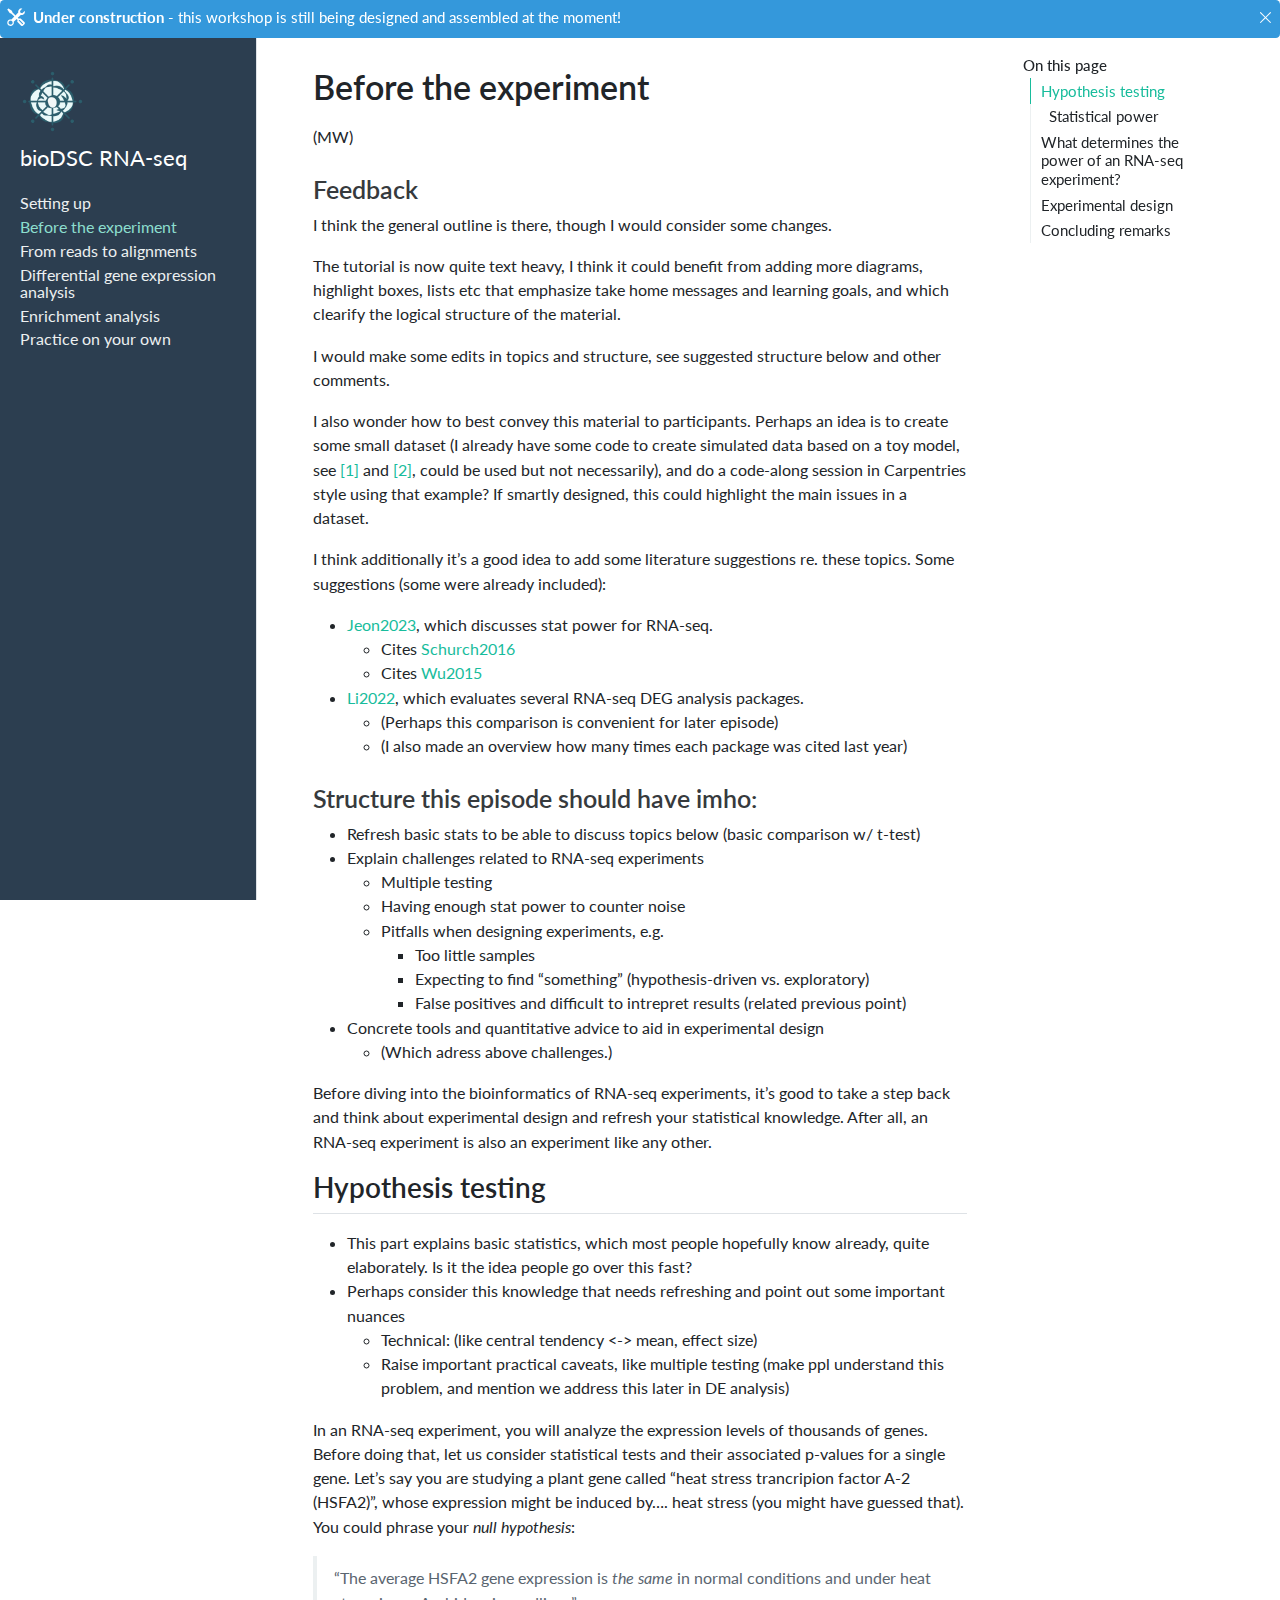
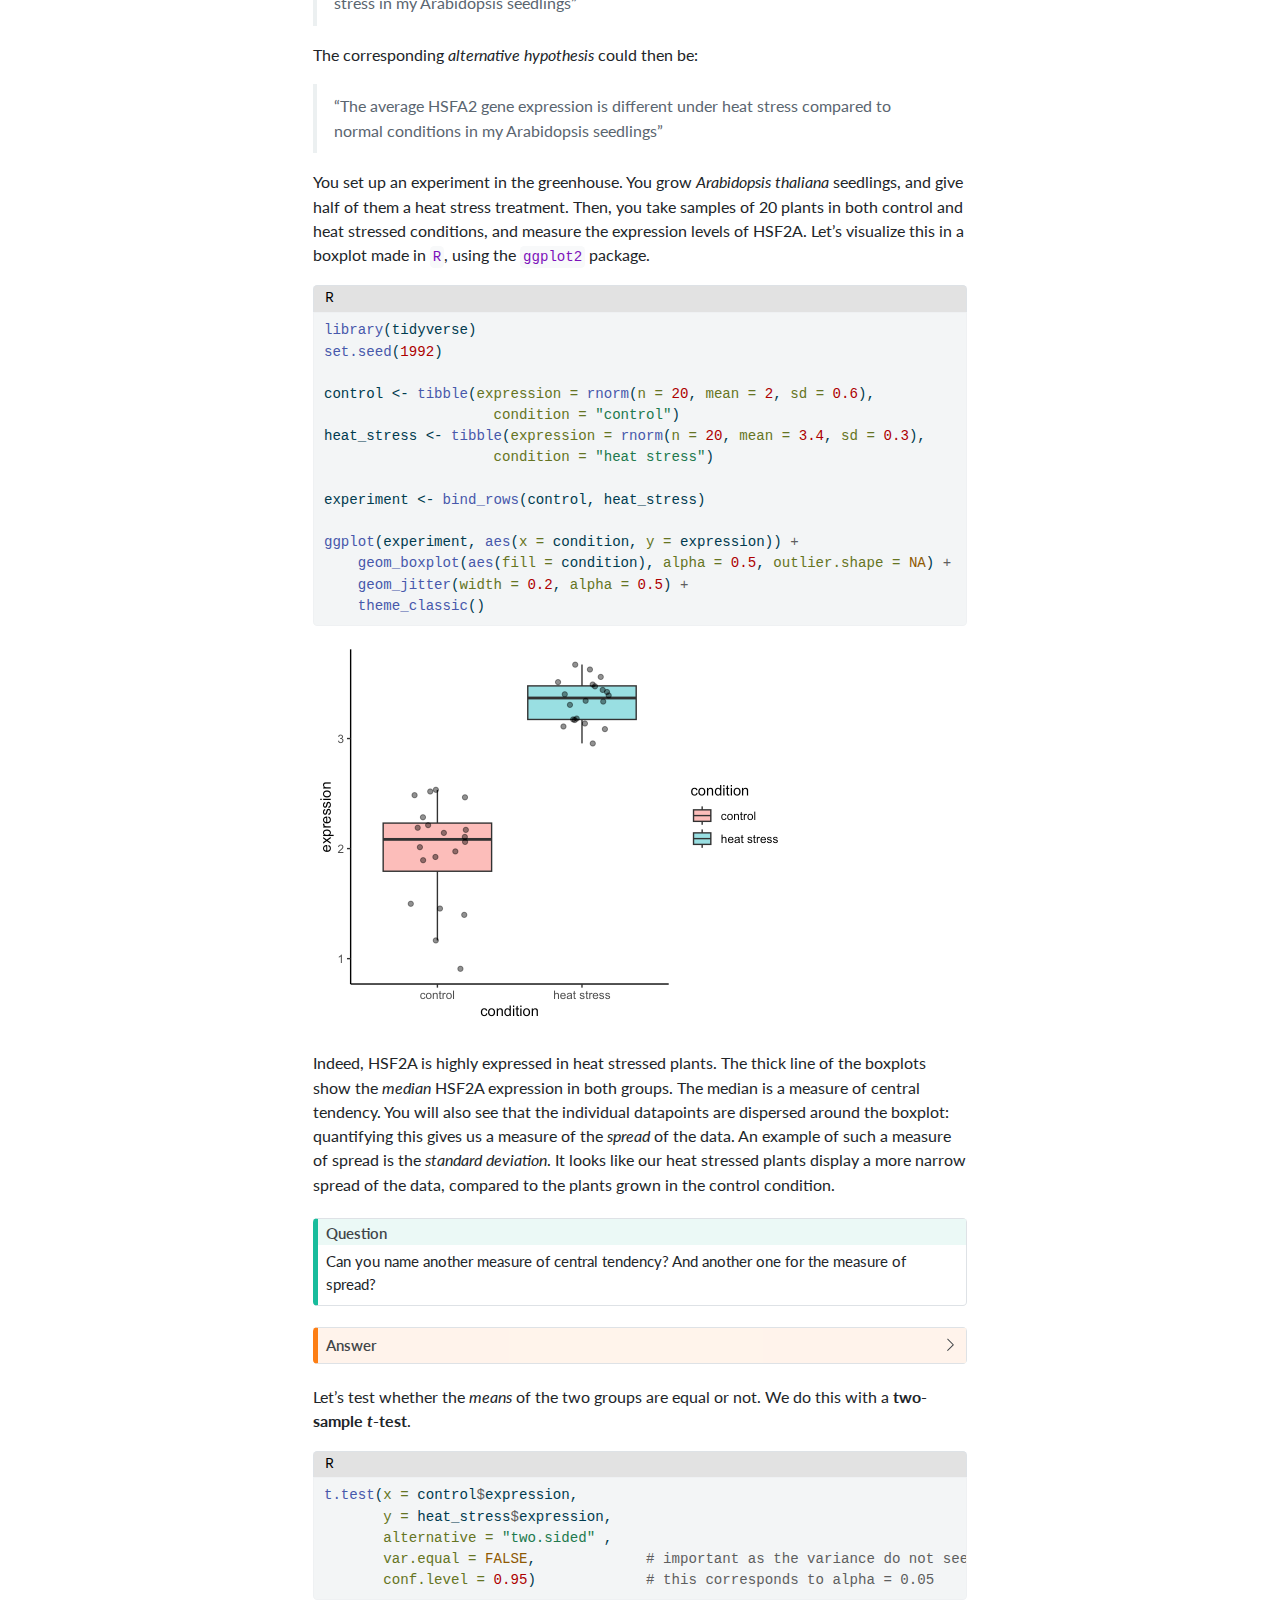
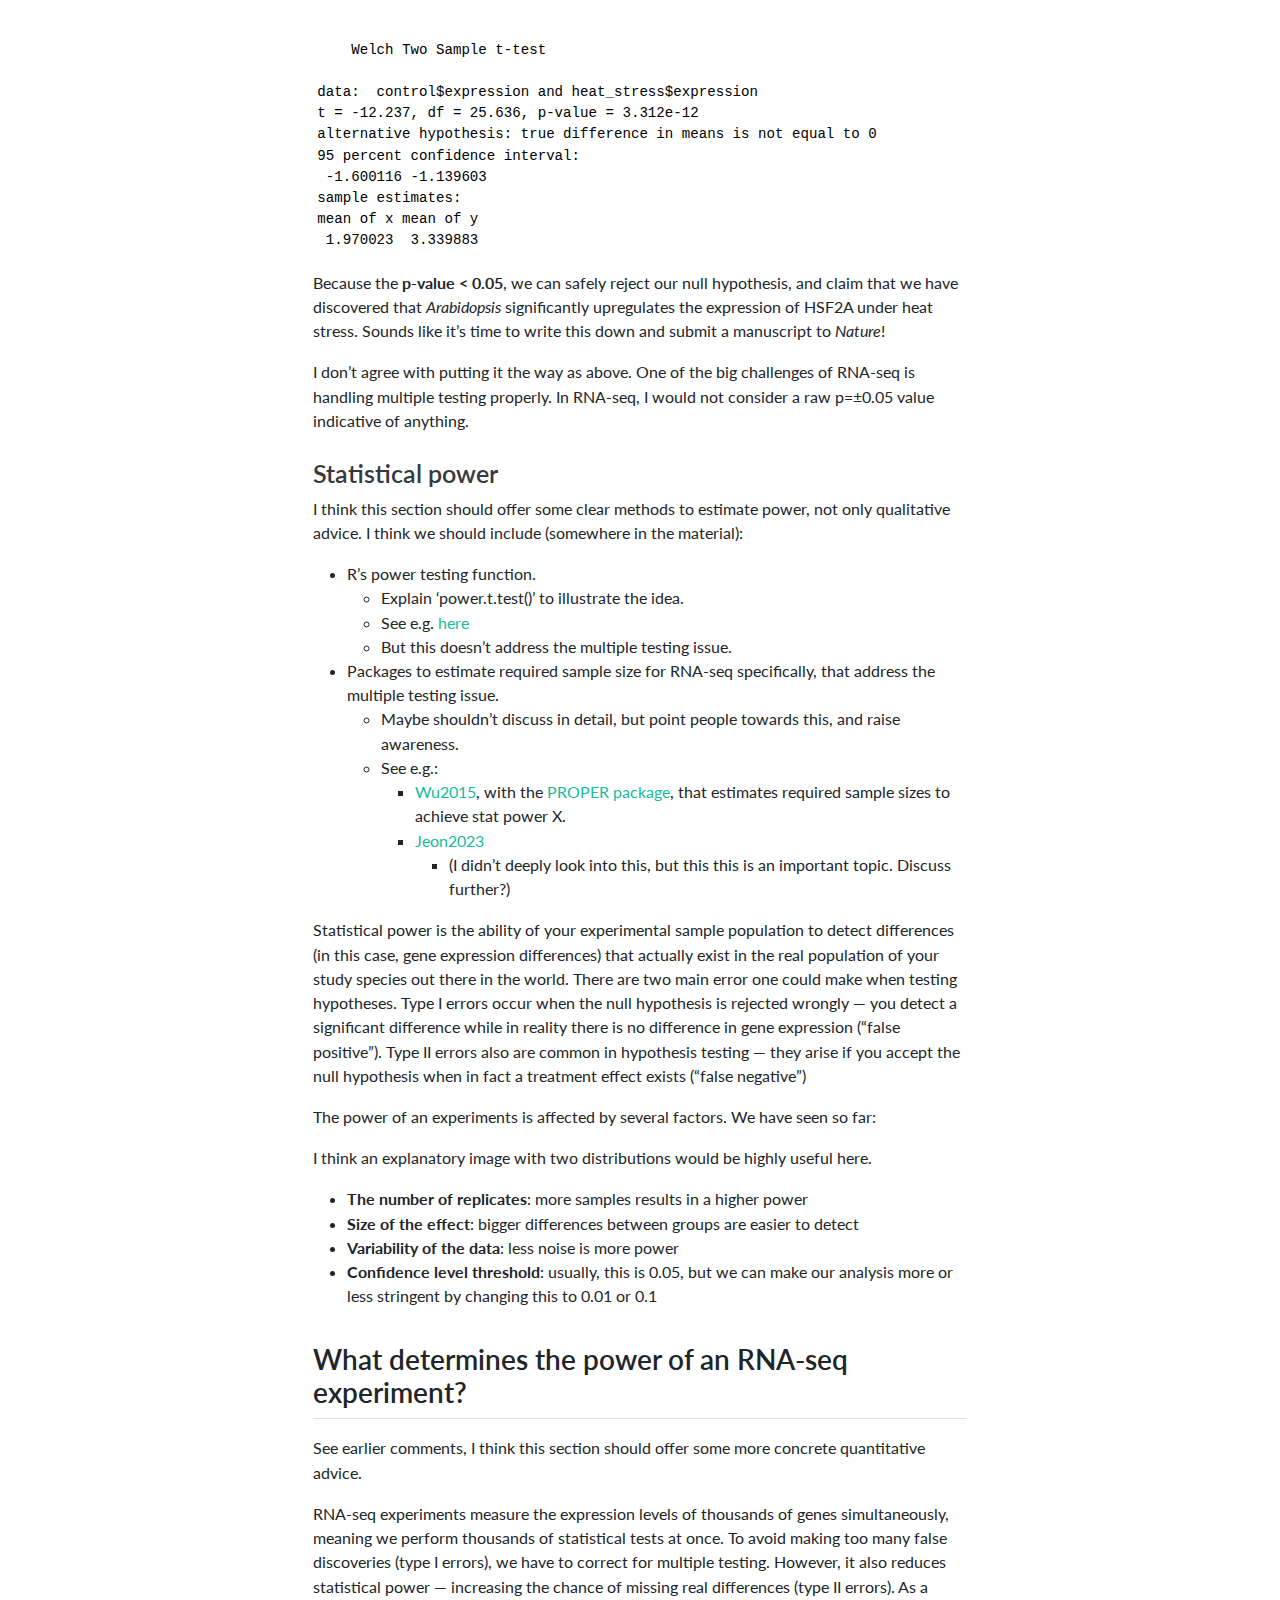
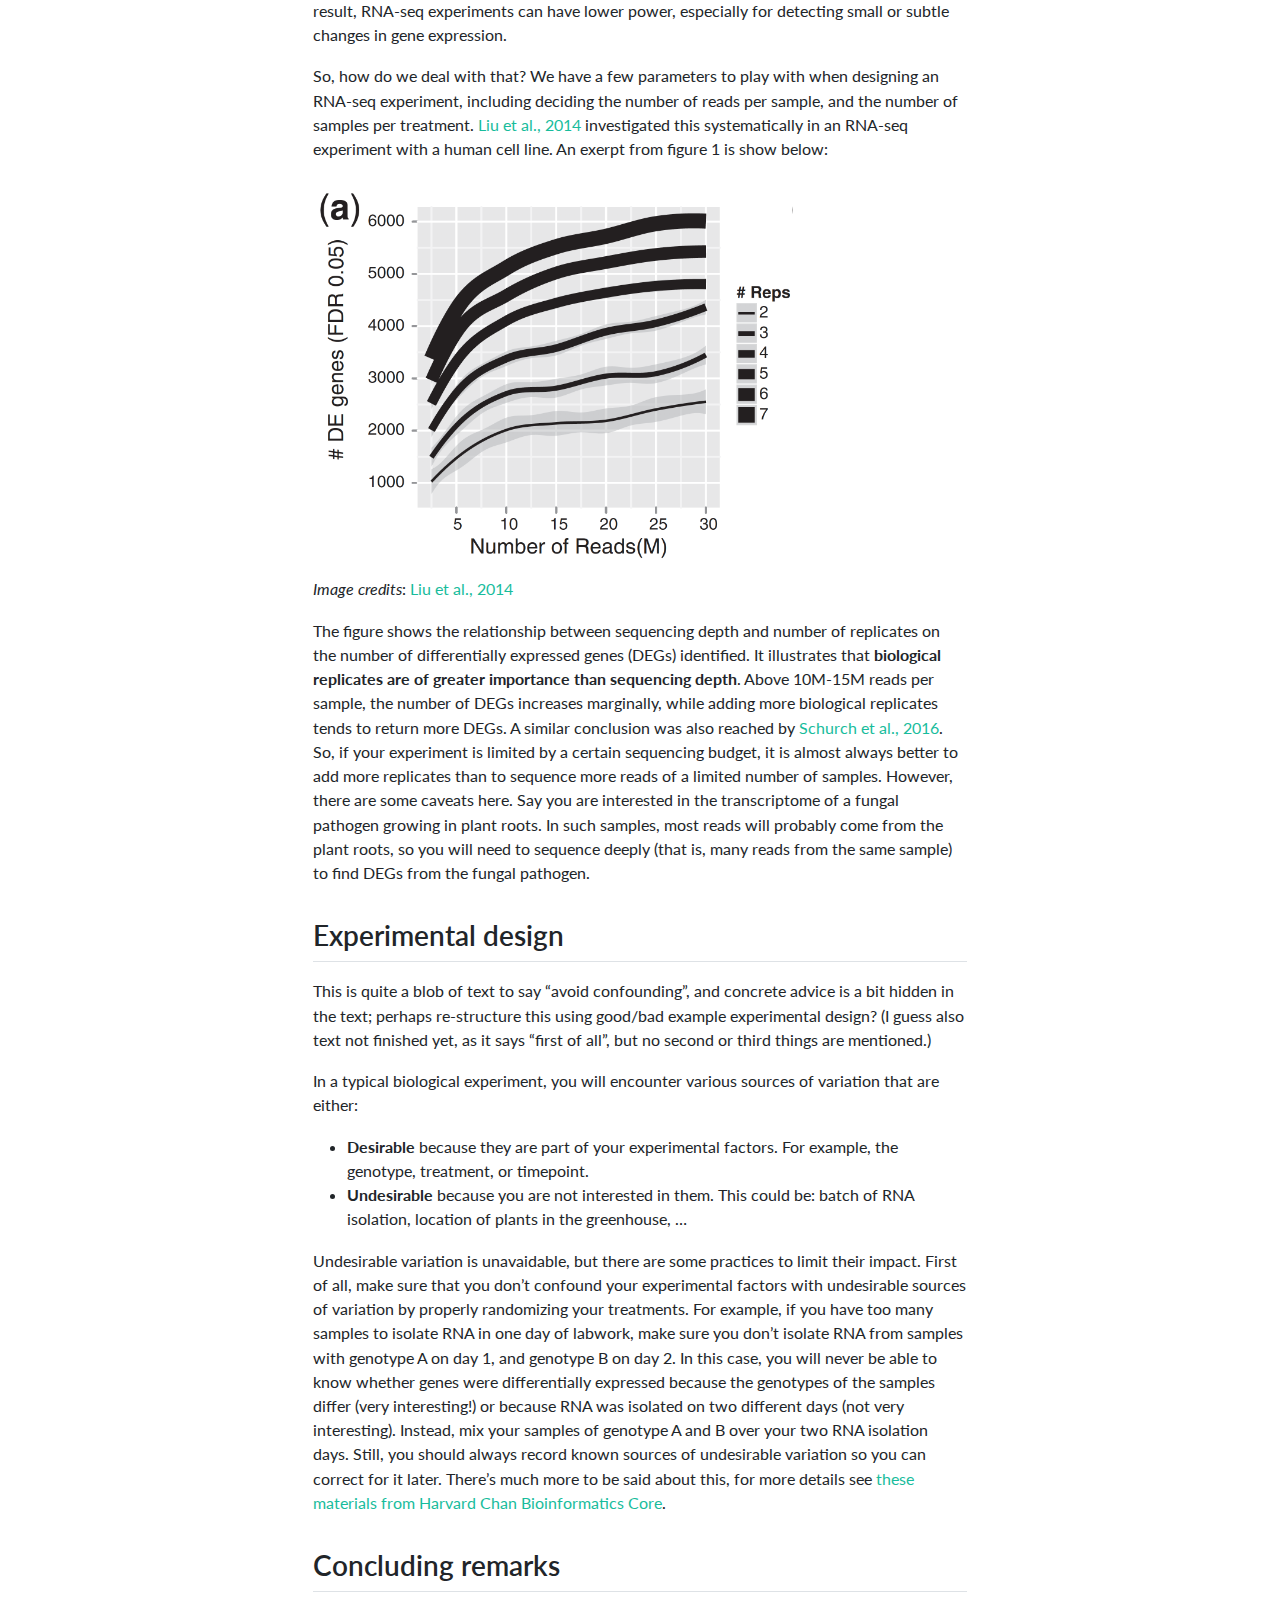
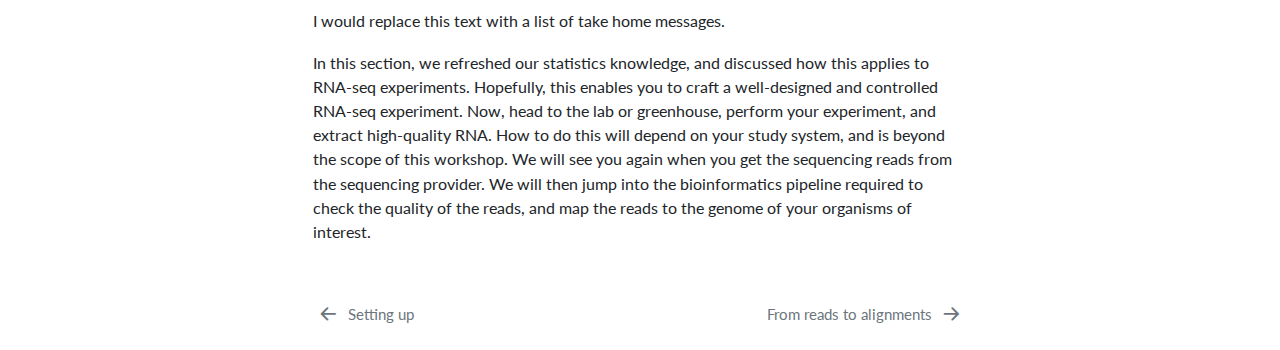
<file: docs/episodes/02-experimental-considerations.html>
<!DOCTYPE html>
<html xmlns="http://www.w3.org/1999/xhtml" lang="en" xml:lang="en"><head>

<meta charset="utf-8">
<meta name="generator" content="quarto-1.6.33">

<meta name="viewport" content="width=device-width, initial-scale=1.0, user-scalable=yes">


<title>Before the experiment</title>
<style>
code{white-space: pre-wrap;}
span.smallcaps{font-variant: small-caps;}
div.columns{display: flex; gap: min(4vw, 1.5em);}
div.column{flex: auto; overflow-x: auto;}
div.hanging-indent{margin-left: 1.5em; text-indent: -1.5em;}
ul.task-list{list-style: none;}
ul.task-list li input[type="checkbox"] {
  width: 0.8em;
  margin: 0 0.8em 0.2em -1em; /* quarto-specific, see https://github.com/quarto-dev/quarto-cli/issues/4556 */ 
  vertical-align: middle;
}
/* CSS for syntax highlighting */
pre > code.sourceCode { white-space: pre; position: relative; }
pre > code.sourceCode > span { line-height: 1.25; }
pre > code.sourceCode > span:empty { height: 1.2em; }
.sourceCode { overflow: visible; }
code.sourceCode > span { color: inherit; text-decoration: inherit; }
div.sourceCode { margin: 1em 0; }
pre.sourceCode { margin: 0; }
@media screen {
div.sourceCode { overflow: auto; }
}
@media print {
pre > code.sourceCode { white-space: pre-wrap; }
pre > code.sourceCode > span { display: inline-block; text-indent: -5em; padding-left: 5em; }
}
pre.numberSource code
  { counter-reset: source-line 0; }
pre.numberSource code > span
  { position: relative; left: -4em; counter-increment: source-line; }
pre.numberSource code > span > a:first-child::before
  { content: counter(source-line);
    position: relative; left: -1em; text-align: right; vertical-align: baseline;
    border: none; display: inline-block;
    -webkit-touch-callout: none; -webkit-user-select: none;
    -khtml-user-select: none; -moz-user-select: none;
    -ms-user-select: none; user-select: none;
    padding: 0 4px; width: 4em;
  }
pre.numberSource { margin-left: 3em;  padding-left: 4px; }
div.sourceCode
  {   }
@media screen {
pre > code.sourceCode > span > a:first-child::before { text-decoration: underline; }
}
</style>


<script src="../site_libs/quarto-nav/quarto-nav.js"></script>
<script src="../site_libs/quarto-nav/headroom.min.js"></script>
<script src="../site_libs/clipboard/clipboard.min.js"></script>
<script src="../site_libs/quarto-search/autocomplete.umd.js"></script>
<script src="../site_libs/quarto-search/fuse.min.js"></script>
<script src="../site_libs/quarto-search/quarto-search.js"></script>
<meta name="quarto:offset" content="../">
<link href="../episodes/03-mapping-reads.html" rel="next">
<link href="../episodes/01-setup.html" rel="prev">
<link href="../images/bioDSC-without-dots-transparent.png" rel="icon" type="image/png">
<script src="../site_libs/quarto-html/quarto.js"></script>
<script src="../site_libs/quarto-html/popper.min.js"></script>
<script src="../site_libs/quarto-html/tippy.umd.min.js"></script>
<script src="../site_libs/quarto-html/anchor.min.js"></script>
<link href="../site_libs/quarto-html/tippy.css" rel="stylesheet">
<link href="../site_libs/quarto-html/quarto-syntax-highlighting-07ba0ad10f5680c660e360ac31d2f3b6.css" rel="stylesheet" id="quarto-text-highlighting-styles">
<script src="../site_libs/bootstrap/bootstrap.min.js"></script>
<link href="../site_libs/bootstrap/bootstrap-icons.css" rel="stylesheet">
<link href="../site_libs/bootstrap/bootstrap-b0b0d9a14c149cd49331999aacf7baac.min.css" rel="stylesheet" append-hash="true" id="quarto-bootstrap" data-mode="light">
<script id="quarto-search-options" type="application/json">{
  "location": "sidebar",
  "copy-button": false,
  "collapse-after": 3,
  "panel-placement": "start",
  "type": "textbox",
  "limit": 50,
  "keyboard-shortcut": [
    "f",
    "/",
    "s"
  ],
  "show-item-context": false,
  "language": {
    "search-no-results-text": "No results",
    "search-matching-documents-text": "matching documents",
    "search-copy-link-title": "Copy link to search",
    "search-hide-matches-text": "Hide additional matches",
    "search-more-match-text": "more match in this document",
    "search-more-matches-text": "more matches in this document",
    "search-clear-button-title": "Clear",
    "search-text-placeholder": "",
    "search-detached-cancel-button-title": "Cancel",
    "search-submit-button-title": "Submit",
    "search-label": "Search"
  }
}</script>


<link rel="stylesheet" href="../styles.css">
</head>

<body class="nav-sidebar docked">

<div id="quarto-search-results"></div>
  <header id="quarto-header" class="headroom fixed-top">
  <nav class="quarto-secondary-nav">
    <div class="container-fluid d-flex">
      <button type="button" class="quarto-btn-toggle btn" data-bs-toggle="collapse" role="button" data-bs-target=".quarto-sidebar-collapse-item" aria-controls="quarto-sidebar" aria-expanded="false" aria-label="Toggle sidebar navigation" onclick="if (window.quartoToggleHeadroom) { window.quartoToggleHeadroom(); }">
        <i class="bi bi-layout-text-sidebar-reverse"></i>
      </button>
        <nav class="quarto-page-breadcrumbs" aria-label="breadcrumb"><ol class="breadcrumb"><li class="breadcrumb-item"><a href="../episodes/02-experimental-considerations.html">Before the experiment</a></li></ol></nav>
        <a class="flex-grow-1" role="navigation" data-bs-toggle="collapse" data-bs-target=".quarto-sidebar-collapse-item" aria-controls="quarto-sidebar" aria-expanded="false" aria-label="Toggle sidebar navigation" onclick="if (window.quartoToggleHeadroom) { window.quartoToggleHeadroom(); }">      
        </a>
    </div>
  </nav>
  <div id="quarto-announcement" data-announcement-id="0b437132d8f9d16ca3b2831620bc9d1a" class="alert alert-info hidden"><i class="bi bi-tools quarto-announcement-icon"></i><div class="quarto-announcement-content">
<p><strong>Under construction</strong> - this workshop is still being designed and assembled at the moment!</p>
</div><i class="bi bi-x-lg quarto-announcement-action"></i></div>
</header>
<!-- content -->
<div id="quarto-content" class="quarto-container page-columns page-rows-contents page-layout-article">
<!-- sidebar -->
  <nav id="quarto-sidebar" class="sidebar collapse collapse-horizontal quarto-sidebar-collapse-item sidebar-navigation docked overflow-auto">
    <div class="pt-lg-2 mt-2 text-left sidebar-header sidebar-header-stacked">
      <a href="../index.html" class="sidebar-logo-link">
      <img src="../images/bioDSC-without-dots-transparent.png" alt="" class="sidebar-logo py-0 d-lg-inline d-none">
      </a>
    <div class="sidebar-title mb-0 py-0">
      <a href="../">bioDSC RNA-seq</a> 
    </div>
      </div>
    <div class="sidebar-menu-container"> 
    <ul class="list-unstyled mt-1">
        <li class="sidebar-item">
  <div class="sidebar-item-container"> 
  <a href="../episodes/01-setup.html" class="sidebar-item-text sidebar-link">
 <span class="menu-text">Setting up</span></a>
  </div>
</li>
        <li class="sidebar-item">
  <div class="sidebar-item-container"> 
  <a href="../episodes/02-experimental-considerations.html" class="sidebar-item-text sidebar-link active">
 <span class="menu-text">Before the experiment</span></a>
  </div>
</li>
        <li class="sidebar-item">
  <div class="sidebar-item-container"> 
  <a href="../episodes/03-mapping-reads.html" class="sidebar-item-text sidebar-link">
 <span class="menu-text">From reads to alignments</span></a>
  </div>
</li>
        <li class="sidebar-item">
  <div class="sidebar-item-container"> 
  <a href="../episodes/04-differential-gene-expression.html" class="sidebar-item-text sidebar-link">
 <span class="menu-text">Differential gene expression analysis</span></a>
  </div>
</li>
        <li class="sidebar-item">
  <div class="sidebar-item-container"> 
  <a href="../episodes/05-pathway-enrichment.html" class="sidebar-item-text sidebar-link">
 <span class="menu-text">Enrichment analysis</span></a>
  </div>
</li>
        <li class="sidebar-item">
  <div class="sidebar-item-container"> 
  <a href="../episodes/06-practice-more.html" class="sidebar-item-text sidebar-link">
 <span class="menu-text">Practice on your own</span></a>
  </div>
</li>
    </ul>
    </div>
</nav>
<div id="quarto-sidebar-glass" class="quarto-sidebar-collapse-item" data-bs-toggle="collapse" data-bs-target=".quarto-sidebar-collapse-item"></div>
<!-- margin-sidebar -->
    <div id="quarto-margin-sidebar" class="sidebar margin-sidebar">
        <nav id="TOC" role="doc-toc" class="toc-active">
    <h2 id="toc-title">On this page</h2>
   
  <ul>
  <li><a href="#hypothesis-testing" id="toc-hypothesis-testing" class="nav-link active" data-scroll-target="#hypothesis-testing">Hypothesis testing</a>
  <ul class="collapse">
  <li><a href="#statistical-power" id="toc-statistical-power" class="nav-link" data-scroll-target="#statistical-power">Statistical power</a></li>
  </ul></li>
  <li><a href="#what-determines-the-power-of-an-rna-seq-experiment" id="toc-what-determines-the-power-of-an-rna-seq-experiment" class="nav-link" data-scroll-target="#what-determines-the-power-of-an-rna-seq-experiment">What determines the power of an RNA-seq experiment?</a></li>
  <li><a href="#experimental-design" id="toc-experimental-design" class="nav-link" data-scroll-target="#experimental-design">Experimental design</a></li>
  <li><a href="#concluding-remarks" id="toc-concluding-remarks" class="nav-link" data-scroll-target="#concluding-remarks">Concluding remarks</a></li>
  </ul>
</nav>
    </div>
<!-- main -->
<main class="content" id="quarto-document-content">

<header id="title-block-header" class="quarto-title-block default">
<div class="quarto-title">
<h1 class="title">Before the experiment</h1>
</div>



<div class="quarto-title-meta">

    
  
    
  </div>
  


</header>


<div class="mwadd">
<p>(MW)</p>
<section id="feedback" class="level3">
<h3 class="anchored" data-anchor-id="feedback">Feedback</h3>
<p>I think the general outline is there, though I would consider some changes.</p>
<p>The tutorial is now quite text heavy, I think it could benefit from adding more diagrams, highlight boxes, lists etc that emphasize take home messages and learning goals, and which clearify the logical structure of the material.</p>
<p>I would make some edits in topics and structure, see suggested structure below and other comments.</p>
<p>I also wonder how to best convey this material to participants. Perhaps an idea is to create some small dataset (I already have some code to create simulated data based on a toy model, see <a href="https://github.com/Jintram/2025-08_RNA-seq-basics/blob/main/simulated_data.R">[1]</a> and <a href="https://github.com/Jintram/2025-08_RNA-seq-basics/blob/main/DESeq2_simulatedData.R">[2]</a>, could be used but not necessarily), and do a code-along session in Carpentries style using that example? If smartly designed, this could highlight the main issues in a dataset.</p>
<p>I think additionally it’s a good idea to add some literature suggestions re. these topics. Some suggestions (some were already included):</p>
<ul>
<li><a href="https://doi.org/10.3390/biom13020221">Jeon2023</a>, which discusses stat power for RNA-seq.
<ul>
<li>Cites <a href="http://doi.org/10.1261/rna.053959.115">Schurch2016</a></li>
<li>Cites <a href="https://doi.org/10.1093/bioinformatics/btu640">Wu2015</a></li>
</ul></li>
<li><a href="http://doi.org/10.1371/journal.pone.0264246">Li2022</a>, which evaluates several RNA-seq DEG analysis packages.
<ul>
<li>(Perhaps this comparison is convenient for later episode)</li>
<li>(I also made an overview how many times each package was cited last year)</li>
</ul></li>
</ul>
</section>
<section id="structure-this-episode-should-have-imho" class="level3">
<h3 class="anchored" data-anchor-id="structure-this-episode-should-have-imho">Structure this episode should have imho:</h3>
<ul>
<li>Refresh basic stats to be able to discuss topics below (basic comparison w/ t-test)</li>
<li>Explain challenges related to RNA-seq experiments
<ul>
<li>Multiple testing</li>
<li>Having enough stat power to counter noise</li>
<li>Pitfalls when designing experiments, e.g.&nbsp;
<ul>
<li>Too little samples</li>
<li>Expecting to find “something” (hypothesis-driven vs.&nbsp;exploratory)</li>
<li>False positives and difficult to intrepret results (related previous point)</li>
</ul></li>
</ul></li>
<li>Concrete tools and quantitative advice to aid in experimental design
<ul>
<li>(Which adress above challenges.)</li>
</ul></li>
</ul>
</section>
</div>
<p>Before diving into the bioinformatics of RNA-seq experiments, it’s good to take a step back and think about experimental design and refresh your statistical knowledge. After all, an RNA-seq experiment is also an experiment like any other.</p>
<section id="hypothesis-testing" class="level2">
<h2 class="anchored" data-anchor-id="hypothesis-testing">Hypothesis testing</h2>
<div class="mwadd">
<ul>
<li>This part explains basic statistics, which most people hopefully know already, quite elaborately. Is it the idea people go over this fast?</li>
<li>Perhaps consider this knowledge that needs refreshing and point out some important nuances
<ul>
<li>Technical: (like central tendency &lt;-&gt; mean, effect size)</li>
<li>Raise important practical caveats, like multiple testing (make ppl understand this problem, and mention we address this later in DE analysis)</li>
</ul></li>
</ul>
</div>
<p>In an RNA-seq experiment, you will analyze the expression levels of thousands of genes. Before doing that, let us consider statistical tests and their associated p-values for a single gene. Let’s say you are studying a plant gene called “heat stress trancripion factor A-2 (HSFA2)”, whose expression might be induced by…. heat stress (you might have guessed that). You could phrase your <em>null hypothesis</em>:</p>
<blockquote class="blockquote">
<p>“The average HSFA2 gene expression is <em>the same</em> in normal conditions and under heat stress in my Arabidopsis seedlings”</p>
</blockquote>
<p>The corresponding <em>alternative hypothesis</em> could then be:</p>
<blockquote class="blockquote">
<p>“The average HSFA2 gene expression is different under heat stress compared to normal conditions in my Arabidopsis seedlings”</p>
</blockquote>
<p>You set up an experiment in the greenhouse. You grow <em>Arabidopsis thaliana</em> seedlings, and give half of them a heat stress treatment. Then, you take samples of 20 plants in both control and heat stressed conditions, and measure the expression levels of HSF2A. Let’s visualize this in a boxplot made in <code>R</code>, using the <code>ggplot2</code> package.</p>
<div class="cell">
<div class="code-with-filename">
<div class="code-with-filename-file">
<pre><strong>R</strong></pre>
</div>
<div class="sourceCode cell-code" id="cb1"><pre class="sourceCode r code-with-copy"><code class="sourceCode r"><span id="cb1-1"><a href="#cb1-1" aria-hidden="true" tabindex="-1"></a><span class="fu">library</span>(tidyverse)</span>
<span id="cb1-2"><a href="#cb1-2" aria-hidden="true" tabindex="-1"></a><span class="fu">set.seed</span>(<span class="dv">1992</span>)</span>
<span id="cb1-3"><a href="#cb1-3" aria-hidden="true" tabindex="-1"></a></span>
<span id="cb1-4"><a href="#cb1-4" aria-hidden="true" tabindex="-1"></a>control <span class="ot">&lt;-</span> <span class="fu">tibble</span>(<span class="at">expression =</span> <span class="fu">rnorm</span>(<span class="at">n =</span> <span class="dv">20</span>, <span class="at">mean =</span> <span class="dv">2</span>, <span class="at">sd =</span> <span class="fl">0.6</span>), </span>
<span id="cb1-5"><a href="#cb1-5" aria-hidden="true" tabindex="-1"></a>                    <span class="at">condition =</span> <span class="st">"control"</span>)</span>
<span id="cb1-6"><a href="#cb1-6" aria-hidden="true" tabindex="-1"></a>heat_stress <span class="ot">&lt;-</span> <span class="fu">tibble</span>(<span class="at">expression =</span> <span class="fu">rnorm</span>(<span class="at">n =</span> <span class="dv">20</span>, <span class="at">mean =</span> <span class="fl">3.4</span>, <span class="at">sd =</span> <span class="fl">0.3</span>),</span>
<span id="cb1-7"><a href="#cb1-7" aria-hidden="true" tabindex="-1"></a>                    <span class="at">condition =</span> <span class="st">"heat stress"</span>) </span>
<span id="cb1-8"><a href="#cb1-8" aria-hidden="true" tabindex="-1"></a>                         </span>
<span id="cb1-9"><a href="#cb1-9" aria-hidden="true" tabindex="-1"></a>experiment <span class="ot">&lt;-</span> <span class="fu">bind_rows</span>(control, heat_stress)</span>
<span id="cb1-10"><a href="#cb1-10" aria-hidden="true" tabindex="-1"></a></span>
<span id="cb1-11"><a href="#cb1-11" aria-hidden="true" tabindex="-1"></a><span class="fu">ggplot</span>(experiment, <span class="fu">aes</span>(<span class="at">x =</span> condition, <span class="at">y =</span> expression)) <span class="sc">+</span> </span>
<span id="cb1-12"><a href="#cb1-12" aria-hidden="true" tabindex="-1"></a>    <span class="fu">geom_boxplot</span>(<span class="fu">aes</span>(<span class="at">fill =</span> condition), <span class="at">alpha =</span> <span class="fl">0.5</span>, <span class="at">outlier.shape =</span> <span class="cn">NA</span>) <span class="sc">+</span></span>
<span id="cb1-13"><a href="#cb1-13" aria-hidden="true" tabindex="-1"></a>    <span class="fu">geom_jitter</span>(<span class="at">width =</span> <span class="fl">0.2</span>, <span class="at">alpha =</span> <span class="fl">0.5</span>) <span class="sc">+</span></span>
<span id="cb1-14"><a href="#cb1-14" aria-hidden="true" tabindex="-1"></a>    <span class="fu">theme_classic</span>()</span></code><button title="Copy to Clipboard" class="code-copy-button"><i class="bi"></i></button></pre></div>
</div>
<div class="cell-output-display">
<div>
<figure class="figure">
<p><img src="02-experimental-considerations_files/figure-html/unnamed-chunk-1-1.png" class="img-fluid figure-img" width="480"></p>
</figure>
</div>
</div>
</div>
<p>Indeed, HSF2A is highly expressed in heat stressed plants. The thick line of the boxplots show the <em>median</em> HSF2A expression in both groups. The median is a measure of central tendency. You will also see that the individual datapoints are dispersed around the boxplot: quantifying this gives us a measure of the <em>spread</em> of the data. An example of such a measure of spread is the <em>standard deviation</em>. It looks like our heat stressed plants display a more narrow spread of the data, compared to the plants grown in the control condition.</p>
<div class="callout callout-style-default callout-tip no-icon callout-titled" title="Question">
<div class="callout-header d-flex align-content-center">
<div class="callout-icon-container">
<i class="callout-icon no-icon"></i>
</div>
<div class="callout-title-container flex-fill">
Question
</div>
</div>
<div class="callout-body-container callout-body">
<p>Can you name another measure of central tendency? And another one for the measure of spread?</p>
</div>
</div>
<div class="callout callout-style-default callout-caution no-icon callout-titled" title="Answer">
<div class="callout-header d-flex align-content-center" data-bs-toggle="collapse" data-bs-target=".callout-2-contents" aria-controls="callout-2" aria-expanded="false" aria-label="Toggle callout">
<div class="callout-icon-container">
<i class="callout-icon no-icon"></i>
</div>
<div class="callout-title-container flex-fill">
Answer
</div>
<div class="callout-btn-toggle d-inline-block border-0 py-1 ps-1 pe-0 float-end"><i class="callout-toggle"></i></div>
</div>
<div id="callout-2" class="callout-2-contents callout-collapse collapse">
<div class="callout-body-container callout-body">
<p>Another often used measure of central tendency would be the <em>mean</em>. As for the measure of spread, the variance (square of the standard deviation) or the standard error (standard deviation divided by the square root of the number of observations) are often used.</p>
</div>
</div>
</div>
<p>Let’s test whether the <em>means</em> of the two groups are equal or not. We do this with a <strong>two-sample <em>t</em>-test</strong>.</p>
<div class="cell">
<div class="code-with-filename">
<div class="code-with-filename-file">
<pre><strong>R</strong></pre>
</div>
<div class="sourceCode cell-code" id="cb2"><pre class="sourceCode r code-with-copy"><code class="sourceCode r"><span id="cb2-1"><a href="#cb2-1" aria-hidden="true" tabindex="-1"></a><span class="fu">t.test</span>(<span class="at">x =</span> control<span class="sc">$</span>expression,</span>
<span id="cb2-2"><a href="#cb2-2" aria-hidden="true" tabindex="-1"></a>       <span class="at">y =</span> heat_stress<span class="sc">$</span>expression,</span>
<span id="cb2-3"><a href="#cb2-3" aria-hidden="true" tabindex="-1"></a>       <span class="at">alternative =</span> <span class="st">"two.sided"</span> ,      </span>
<span id="cb2-4"><a href="#cb2-4" aria-hidden="true" tabindex="-1"></a>       <span class="at">var.equal =</span> <span class="cn">FALSE</span>,             <span class="co"># important as the variance do not seem equal</span></span>
<span id="cb2-5"><a href="#cb2-5" aria-hidden="true" tabindex="-1"></a>       <span class="at">conf.level =</span> <span class="fl">0.95</span>)             <span class="co"># this corresponds to alpha = 0.05 </span></span></code><button title="Copy to Clipboard" class="code-copy-button"><i class="bi"></i></button></pre></div>
</div>
<div class="cell-output cell-output-stdout">
<pre><code>
    Welch Two Sample t-test

data:  control$expression and heat_stress$expression
t = -12.237, df = 25.636, p-value = 3.312e-12
alternative hypothesis: true difference in means is not equal to 0
95 percent confidence interval:
 -1.600116 -1.139603
sample estimates:
mean of x mean of y 
 1.970023  3.339883 </code></pre>
</div>
</div>
<p>Because the <strong>p-value &lt; 0.05</strong>, we can safely reject our null hypothesis, and claim that we have discovered that <em>Arabidopsis</em> significantly upregulates the expression of HSF2A under heat stress. Sounds like it’s time to write this down and submit a manuscript to <em>Nature</em>!</p>
<p><mwadd>I don’t agree with putting it the way as above. One of the big challenges of RNA-seq is handling multiple testing properly. In RNA-seq, I would not consider a raw p=±0.05 value indicative of anything.</mwadd></p>
<section id="statistical-power" class="level3">
<h3 class="anchored" data-anchor-id="statistical-power">Statistical power</h3>
<div class="mwadd">
<p>I think this section should offer some clear methods to estimate power, not only qualitative advice. I think we should include (somewhere in the material):</p>
<ul>
<li>R’s power testing function.
<ul>
<li>Explain ‘power.t.test()’ to illustrate the idea.</li>
<li>See e.g.&nbsp;<a href="https://github.com/Jintram/2025-08_RNA-seq-basics/blob/main/power-testing.R">here</a></li>
<li>But this doesn’t address the multiple testing issue.</li>
</ul></li>
<li>Packages to estimate required sample size for RNA-seq specifically, that address the multiple testing issue.
<ul>
<li>Maybe shouldn’t discuss in detail, but point people towards this, and raise awareness.</li>
<li>See e.g.:
<ul>
<li><a href="https://doi.org/10.1093/bioinformatics/btu640">Wu2015</a>, with the <a href="https://www.bioconductor.org/packages/devel/bioc/vignettes/PROPER/inst/doc/PROPER.pdf">PROPER package</a>, that estimates required sample sizes to achieve stat power X.</li>
<li><a href="https://doi.org/10.3390/biom13020221">Jeon2023</a>
<ul>
<li>(I didn’t deeply look into this, but this this is an important topic. Discuss further?)</li>
</ul></li>
</ul></li>
</ul></li>
</ul>
</div>
<p>Statistical power is the ability of your experimental sample population to detect differences (in this case, gene expression differences) that actually exist in the real population of your study species out there in the world. There are two main error one could make when testing hypotheses. Type I errors occur when the null hypothesis is rejected wrongly — you detect a significant difference while in reality there is no difference in gene expression (“false positive”). Type II errors also are common in hypothesis testing — they arise if you accept the null hypothesis when in fact a treatment effect exists (“false negative”)</p>
<p>The power of an experiments is affected by several factors. We have seen so far:</p>
<p><mwadd>I think an explanatory image with two distributions would be highly useful here.</mwadd></p>
<ul>
<li><strong>The number of replicates</strong>: more samples results in a higher power</li>
<li><strong>Size of the effect</strong>: bigger differences between groups are easier to detect</li>
<li><strong>Variability of the data</strong>: less noise is more power</li>
<li><strong>Confidence level threshold</strong>: usually, this is 0.05, but we can make our analysis more or less stringent by changing this to 0.01 or 0.1</li>
</ul>
</section>
</section>
<section id="what-determines-the-power-of-an-rna-seq-experiment" class="level2">
<h2 class="anchored" data-anchor-id="what-determines-the-power-of-an-rna-seq-experiment">What determines the power of an RNA-seq experiment?</h2>
<p><mwadd>See earlier comments, I think this section should offer some more concrete quantitative advice.</mwadd></p>
<p>RNA-seq experiments measure the expression levels of thousands of genes simultaneously, meaning we perform thousands of statistical tests at once. To avoid making too many false discoveries (type I errors), we have to correct for multiple testing. However, it also reduces statistical power — increasing the chance of missing real differences (type II errors). As a result, RNA-seq experiments can have lower power, especially for detecting small or subtle changes in gene expression.</p>
<p>So, how do we deal with that? We have a few parameters to play with when designing an RNA-seq experiment, including deciding the number of reads per sample, and the number of samples per treatment. <a href="https://academic.oup.com/bioinformatics/article/30/3/301/228651">Liu et al., 2014</a> investigated this systematically in an RNA-seq experiment with a human cell line. An exerpt from figure 1 is show below:</p>
<p><img src="../images/02-de-replicates-2.png" class="img-fluid" style="width:5in"></p>
<p><em>Image credits</em>: <a href="https://academic.oup.com/bioinformatics/article/30/3/301/228651">Liu et al., 2014</a></p>
<p>The figure shows the relationship between sequencing depth and number of replicates on the number of differentially expressed genes (DEGs) identified. It illustrates that <strong>biological replicates are of greater importance than sequencing depth</strong>. Above 10M-15M reads per sample, the number of DEGs increases marginally, while adding more biological replicates tends to return more DEGs. A similar conclusion was also reached by <a href="https://pmc.ncbi.nlm.nih.gov/articles/PMC4878611/">Schurch et al., 2016</a>. So, if your experiment is limited by a certain sequencing budget, it is almost always better to add more replicates than to sequence more reads of a limited number of samples. However, there are some caveats here. Say you are interested in the transcriptome of a fungal pathogen growing in plant roots. In such samples, most reads will probably come from the plant roots, so you will need to sequence deeply (that is, many reads from the same sample) to find DEGs from the fungal pathogen.</p>
</section>
<section id="experimental-design" class="level2">
<h2 class="anchored" data-anchor-id="experimental-design">Experimental design</h2>
<p><mwadd>This is quite a blob of text to say “avoid confounding”, and concrete advice is a bit hidden in the text; perhaps re-structure this using good/bad example experimental design? (I guess also text not finished yet, as it says “first of all”, but no second or third things are mentioned.)</mwadd></p>
<p>In a typical biological experiment, you will encounter various sources of variation that are either:</p>
<ul>
<li><strong>Desirable</strong> because they are part of your experimental factors. For example, the genotype, treatment, or timepoint.</li>
<li><strong>Undesirable</strong> because you are not interested in them. This could be: batch of RNA isolation, location of plants in the greenhouse, …</li>
</ul>
<p>Undesirable variation is unavaidable, but there are some practices to limit their impact. First of all, make sure that you don’t confound your experimental factors with undesirable sources of variation by properly randomizing your treatments. For example, if you have too many samples to isolate RNA in one day of labwork, make sure you don’t isolate RNA from samples with genotype A on day 1, and genotype B on day 2. In this case, you will never be able to know whether genes were differentially expressed because the genotypes of the samples differ (very interesting!) or because RNA was isolated on two different days (not very interesting). Instead, mix your samples of genotype A and B over your two RNA isolation days. Still, you should always record known sources of undesirable variation so you can correct for it later. There’s much more to be said about this, for more details see <a href="https://hbctraining.github.io/Intro-to-rnaseq-fasrc-salmon-flipped/lessons/02_experimental_planning_considerations.html">these materials from Harvard Chan Bioinformatics Core</a>.</p>
</section>
<section id="concluding-remarks" class="level2">
<h2 class="anchored" data-anchor-id="concluding-remarks">Concluding remarks</h2>
<p><mwadd>I would replace this text with a list of take home messages.</mwadd></p>
<p>In this section, we refreshed our statistics knowledge, and discussed how this applies to RNA-seq experiments. Hopefully, this enables you to craft a well-designed and controlled RNA-seq experiment. Now, head to the lab or greenhouse, perform your experiment, and extract high-quality RNA. How to do this will depend on your study system, and is beyond the scope of this workshop. We will see you again when you get the sequencing reads from the sequencing provider. We will then jump into the bioinformatics pipeline required to check the quality of the reads, and map the reads to the genome of your organisms of interest.</p>


</section>

</main> <!-- /main -->
<script id="quarto-html-after-body" type="application/javascript">
window.document.addEventListener("DOMContentLoaded", function (event) {
  const toggleBodyColorMode = (bsSheetEl) => {
    const mode = bsSheetEl.getAttribute("data-mode");
    const bodyEl = window.document.querySelector("body");
    if (mode === "dark") {
      bodyEl.classList.add("quarto-dark");
      bodyEl.classList.remove("quarto-light");
    } else {
      bodyEl.classList.add("quarto-light");
      bodyEl.classList.remove("quarto-dark");
    }
  }
  const toggleBodyColorPrimary = () => {
    const bsSheetEl = window.document.querySelector("link#quarto-bootstrap");
    if (bsSheetEl) {
      toggleBodyColorMode(bsSheetEl);
    }
  }
  toggleBodyColorPrimary();  
  const icon = "";
  const anchorJS = new window.AnchorJS();
  anchorJS.options = {
    placement: 'right',
    icon: icon
  };
  anchorJS.add('.anchored');
  const isCodeAnnotation = (el) => {
    for (const clz of el.classList) {
      if (clz.startsWith('code-annotation-')) {                     
        return true;
      }
    }
    return false;
  }
  const onCopySuccess = function(e) {
    // button target
    const button = e.trigger;
    // don't keep focus
    button.blur();
    // flash "checked"
    button.classList.add('code-copy-button-checked');
    var currentTitle = button.getAttribute("title");
    button.setAttribute("title", "Copied!");
    let tooltip;
    if (window.bootstrap) {
      button.setAttribute("data-bs-toggle", "tooltip");
      button.setAttribute("data-bs-placement", "left");
      button.setAttribute("data-bs-title", "Copied!");
      tooltip = new bootstrap.Tooltip(button, 
        { trigger: "manual", 
          customClass: "code-copy-button-tooltip",
          offset: [0, -8]});
      tooltip.show();    
    }
    setTimeout(function() {
      if (tooltip) {
        tooltip.hide();
        button.removeAttribute("data-bs-title");
        button.removeAttribute("data-bs-toggle");
        button.removeAttribute("data-bs-placement");
      }
      button.setAttribute("title", currentTitle);
      button.classList.remove('code-copy-button-checked');
    }, 1000);
    // clear code selection
    e.clearSelection();
  }
  const getTextToCopy = function(trigger) {
      const codeEl = trigger.previousElementSibling.cloneNode(true);
      for (const childEl of codeEl.children) {
        if (isCodeAnnotation(childEl)) {
          childEl.remove();
        }
      }
      return codeEl.innerText;
  }
  const clipboard = new window.ClipboardJS('.code-copy-button:not([data-in-quarto-modal])', {
    text: getTextToCopy
  });
  clipboard.on('success', onCopySuccess);
  if (window.document.getElementById('quarto-embedded-source-code-modal')) {
    // For code content inside modals, clipBoardJS needs to be initialized with a container option
    // TODO: Check when it could be a function (https://github.com/zenorocha/clipboard.js/issues/860)
    const clipboardModal = new window.ClipboardJS('.code-copy-button[data-in-quarto-modal]', {
      text: getTextToCopy,
      container: window.document.getElementById('quarto-embedded-source-code-modal')
    });
    clipboardModal.on('success', onCopySuccess);
  }
    var localhostRegex = new RegExp(/^(?:http|https):\/\/localhost\:?[0-9]*\//);
    var mailtoRegex = new RegExp(/^mailto:/);
      var filterRegex = new RegExp("index\.qmd");
    var isInternal = (href) => {
        return filterRegex.test(href) || localhostRegex.test(href) || mailtoRegex.test(href);
    }
    // Inspect non-navigation links and adorn them if external
 	var links = window.document.querySelectorAll('a[href]:not(.nav-link):not(.navbar-brand):not(.toc-action):not(.sidebar-link):not(.sidebar-item-toggle):not(.pagination-link):not(.no-external):not([aria-hidden]):not(.dropdown-item):not(.quarto-navigation-tool):not(.about-link)');
    for (var i=0; i<links.length; i++) {
      const link = links[i];
      if (!isInternal(link.href)) {
        // undo the damage that might have been done by quarto-nav.js in the case of
        // links that we want to consider external
        if (link.dataset.originalHref !== undefined) {
          link.href = link.dataset.originalHref;
        }
      }
    }
  function tippyHover(el, contentFn, onTriggerFn, onUntriggerFn) {
    const config = {
      allowHTML: true,
      maxWidth: 500,
      delay: 100,
      arrow: false,
      appendTo: function(el) {
          return el.parentElement;
      },
      interactive: true,
      interactiveBorder: 10,
      theme: 'quarto',
      placement: 'bottom-start',
    };
    if (contentFn) {
      config.content = contentFn;
    }
    if (onTriggerFn) {
      config.onTrigger = onTriggerFn;
    }
    if (onUntriggerFn) {
      config.onUntrigger = onUntriggerFn;
    }
    window.tippy(el, config); 
  }
  const noterefs = window.document.querySelectorAll('a[role="doc-noteref"]');
  for (var i=0; i<noterefs.length; i++) {
    const ref = noterefs[i];
    tippyHover(ref, function() {
      // use id or data attribute instead here
      let href = ref.getAttribute('data-footnote-href') || ref.getAttribute('href');
      try { href = new URL(href).hash; } catch {}
      const id = href.replace(/^#\/?/, "");
      const note = window.document.getElementById(id);
      if (note) {
        return note.innerHTML;
      } else {
        return "";
      }
    });
  }
  const xrefs = window.document.querySelectorAll('a.quarto-xref');
  const processXRef = (id, note) => {
    // Strip column container classes
    const stripColumnClz = (el) => {
      el.classList.remove("page-full", "page-columns");
      if (el.children) {
        for (const child of el.children) {
          stripColumnClz(child);
        }
      }
    }
    stripColumnClz(note)
    if (id === null || id.startsWith('sec-')) {
      // Special case sections, only their first couple elements
      const container = document.createElement("div");
      if (note.children && note.children.length > 2) {
        container.appendChild(note.children[0].cloneNode(true));
        for (let i = 1; i < note.children.length; i++) {
          const child = note.children[i];
          if (child.tagName === "P" && child.innerText === "") {
            continue;
          } else {
            container.appendChild(child.cloneNode(true));
            break;
          }
        }
        if (window.Quarto?.typesetMath) {
          window.Quarto.typesetMath(container);
        }
        return container.innerHTML
      } else {
        if (window.Quarto?.typesetMath) {
          window.Quarto.typesetMath(note);
        }
        return note.innerHTML;
      }
    } else {
      // Remove any anchor links if they are present
      const anchorLink = note.querySelector('a.anchorjs-link');
      if (anchorLink) {
        anchorLink.remove();
      }
      if (window.Quarto?.typesetMath) {
        window.Quarto.typesetMath(note);
      }
      // TODO in 1.5, we should make sure this works without a callout special case
      if (note.classList.contains("callout")) {
        return note.outerHTML;
      } else {
        return note.innerHTML;
      }
    }
  }
  for (var i=0; i<xrefs.length; i++) {
    const xref = xrefs[i];
    tippyHover(xref, undefined, function(instance) {
      instance.disable();
      let url = xref.getAttribute('href');
      let hash = undefined; 
      if (url.startsWith('#')) {
        hash = url;
      } else {
        try { hash = new URL(url).hash; } catch {}
      }
      if (hash) {
        const id = hash.replace(/^#\/?/, "");
        const note = window.document.getElementById(id);
        if (note !== null) {
          try {
            const html = processXRef(id, note.cloneNode(true));
            instance.setContent(html);
          } finally {
            instance.enable();
            instance.show();
          }
        } else {
          // See if we can fetch this
          fetch(url.split('#')[0])
          .then(res => res.text())
          .then(html => {
            const parser = new DOMParser();
            const htmlDoc = parser.parseFromString(html, "text/html");
            const note = htmlDoc.getElementById(id);
            if (note !== null) {
              const html = processXRef(id, note);
              instance.setContent(html);
            } 
          }).finally(() => {
            instance.enable();
            instance.show();
          });
        }
      } else {
        // See if we can fetch a full url (with no hash to target)
        // This is a special case and we should probably do some content thinning / targeting
        fetch(url)
        .then(res => res.text())
        .then(html => {
          const parser = new DOMParser();
          const htmlDoc = parser.parseFromString(html, "text/html");
          const note = htmlDoc.querySelector('main.content');
          if (note !== null) {
            // This should only happen for chapter cross references
            // (since there is no id in the URL)
            // remove the first header
            if (note.children.length > 0 && note.children[0].tagName === "HEADER") {
              note.children[0].remove();
            }
            const html = processXRef(null, note);
            instance.setContent(html);
          } 
        }).finally(() => {
          instance.enable();
          instance.show();
        });
      }
    }, function(instance) {
    });
  }
      let selectedAnnoteEl;
      const selectorForAnnotation = ( cell, annotation) => {
        let cellAttr = 'data-code-cell="' + cell + '"';
        let lineAttr = 'data-code-annotation="' +  annotation + '"';
        const selector = 'span[' + cellAttr + '][' + lineAttr + ']';
        return selector;
      }
      const selectCodeLines = (annoteEl) => {
        const doc = window.document;
        const targetCell = annoteEl.getAttribute("data-target-cell");
        const targetAnnotation = annoteEl.getAttribute("data-target-annotation");
        const annoteSpan = window.document.querySelector(selectorForAnnotation(targetCell, targetAnnotation));
        const lines = annoteSpan.getAttribute("data-code-lines").split(",");
        const lineIds = lines.map((line) => {
          return targetCell + "-" + line;
        })
        let top = null;
        let height = null;
        let parent = null;
        if (lineIds.length > 0) {
            //compute the position of the single el (top and bottom and make a div)
            const el = window.document.getElementById(lineIds[0]);
            top = el.offsetTop;
            height = el.offsetHeight;
            parent = el.parentElement.parentElement;
          if (lineIds.length > 1) {
            const lastEl = window.document.getElementById(lineIds[lineIds.length - 1]);
            const bottom = lastEl.offsetTop + lastEl.offsetHeight;
            height = bottom - top;
          }
          if (top !== null && height !== null && parent !== null) {
            // cook up a div (if necessary) and position it 
            let div = window.document.getElementById("code-annotation-line-highlight");
            if (div === null) {
              div = window.document.createElement("div");
              div.setAttribute("id", "code-annotation-line-highlight");
              div.style.position = 'absolute';
              parent.appendChild(div);
            }
            div.style.top = top - 2 + "px";
            div.style.height = height + 4 + "px";
            div.style.left = 0;
            let gutterDiv = window.document.getElementById("code-annotation-line-highlight-gutter");
            if (gutterDiv === null) {
              gutterDiv = window.document.createElement("div");
              gutterDiv.setAttribute("id", "code-annotation-line-highlight-gutter");
              gutterDiv.style.position = 'absolute';
              const codeCell = window.document.getElementById(targetCell);
              const gutter = codeCell.querySelector('.code-annotation-gutter');
              gutter.appendChild(gutterDiv);
            }
            gutterDiv.style.top = top - 2 + "px";
            gutterDiv.style.height = height + 4 + "px";
          }
          selectedAnnoteEl = annoteEl;
        }
      };
      const unselectCodeLines = () => {
        const elementsIds = ["code-annotation-line-highlight", "code-annotation-line-highlight-gutter"];
        elementsIds.forEach((elId) => {
          const div = window.document.getElementById(elId);
          if (div) {
            div.remove();
          }
        });
        selectedAnnoteEl = undefined;
      };
        // Handle positioning of the toggle
    window.addEventListener(
      "resize",
      throttle(() => {
        elRect = undefined;
        if (selectedAnnoteEl) {
          selectCodeLines(selectedAnnoteEl);
        }
      }, 10)
    );
    function throttle(fn, ms) {
    let throttle = false;
    let timer;
      return (...args) => {
        if(!throttle) { // first call gets through
            fn.apply(this, args);
            throttle = true;
        } else { // all the others get throttled
            if(timer) clearTimeout(timer); // cancel #2
            timer = setTimeout(() => {
              fn.apply(this, args);
              timer = throttle = false;
            }, ms);
        }
      };
    }
      const annoteTargets = window.document.querySelectorAll('.code-annotation-anchor');
      for (let i=0; i<annoteTargets.length; i++) {
        const annoteTarget = annoteTargets[i];
        const targetCell = annoteTarget.getAttribute("data-target-cell");
        const targetAnnotation = annoteTarget.getAttribute("data-target-annotation");
        const contentFn = () => {
          const content = window.document.querySelector(selectorForAnnotation(targetCell, targetAnnotation));
          if (content) {
            const tipContent = content.cloneNode(true);
            tipContent.classList.add("code-annotation-tip-content");
            return tipContent.outerHTML;
          }
        }
        const config = {
          allowHTML: true,
          content: contentFn,
          onShow: (instance) => {
            selectCodeLines(instance.reference);
            instance.reference.classList.add('code-annotation-active');
            window.tippy.hideAll();
          },
          onHide: (instance) => {
            unselectCodeLines();
            instance.reference.classList.remove('code-annotation-active');
          },
          maxWidth: 300,
          delay: [50, 0],
          duration: [200, 0],
          offset: [5, 10],
          arrow: true,
          appendTo: function(el) {
            return el.parentElement.parentElement.parentElement;
          },
          interactive: true,
          interactiveBorder: 10,
          theme: 'quarto',
          placement: 'right',
          popperOptions: {
            modifiers: [
            {
              name: 'flip',
              options: {
                flipVariations: false, // true by default
                allowedAutoPlacements: ['right'],
                fallbackPlacements: ['right', 'top', 'top-start', 'top-end', 'bottom', 'bottom-start', 'bottom-end', 'left'],
              },
            },
            {
              name: 'preventOverflow',
              options: {
                mainAxis: false,
                altAxis: false
              }
            }
            ]        
          }      
        };
        window.tippy(annoteTarget, config); 
      }
  const findCites = (el) => {
    const parentEl = el.parentElement;
    if (parentEl) {
      const cites = parentEl.dataset.cites;
      if (cites) {
        return {
          el,
          cites: cites.split(' ')
        };
      } else {
        return findCites(el.parentElement)
      }
    } else {
      return undefined;
    }
  };
  var bibliorefs = window.document.querySelectorAll('a[role="doc-biblioref"]');
  for (var i=0; i<bibliorefs.length; i++) {
    const ref = bibliorefs[i];
    const citeInfo = findCites(ref);
    if (citeInfo) {
      tippyHover(citeInfo.el, function() {
        var popup = window.document.createElement('div');
        citeInfo.cites.forEach(function(cite) {
          var citeDiv = window.document.createElement('div');
          citeDiv.classList.add('hanging-indent');
          citeDiv.classList.add('csl-entry');
          var biblioDiv = window.document.getElementById('ref-' + cite);
          if (biblioDiv) {
            citeDiv.innerHTML = biblioDiv.innerHTML;
          }
          popup.appendChild(citeDiv);
        });
        return popup.innerHTML;
      });
    }
  }
});
</script>
<nav class="page-navigation">
  <div class="nav-page nav-page-previous">
      <a href="../episodes/01-setup.html" class="pagination-link" aria-label="Setting up">
        <i class="bi bi-arrow-left-short"></i> <span class="nav-page-text">Setting up</span>
      </a>          
  </div>
  <div class="nav-page nav-page-next">
      <a href="../episodes/03-mapping-reads.html" class="pagination-link" aria-label="From reads to alignments">
        <span class="nav-page-text">From reads to alignments</span> <i class="bi bi-arrow-right-short"></i>
      </a>
  </div>
</nav>
</div> <!-- /content -->




</body></html>
</file>
<file: site_libs/quarto-html/tippy.css>
.tippy-box[data-animation=fade][data-state=hidden]{opacity:0}[data-tippy-root]{max-width:calc(100vw - 10px)}.tippy-box{position:relative;background-color:#333;color:#fff;border-radius:4px;font-size:14px;line-height:1.4;white-space:normal;outline:0;transition-property:transform,visibility,opacity}.tippy-box[data-placement^=top]>.tippy-arrow{bottom:0}.tippy-box[data-placement^=top]>.tippy-arrow:before{bottom:-7px;left:0;border-width:8px 8px 0;border-top-color:initial;transform-origin:center top}.tippy-box[data-placement^=bottom]>.tippy-arrow{top:0}.tippy-box[data-placement^=bottom]>.tippy-arrow:before{top:-7px;left:0;border-width:0 8px 8px;border-bottom-color:initial;transform-origin:center bottom}.tippy-box[data-placement^=left]>.tippy-arrow{right:0}.tippy-box[data-placement^=left]>.tippy-arrow:before{border-width:8px 0 8px 8px;border-left-color:initial;right:-7px;transform-origin:center left}.tippy-box[data-placement^=right]>.tippy-arrow{left:0}.tippy-box[data-placement^=right]>.tippy-arrow:before{left:-7px;border-width:8px 8px 8px 0;border-right-color:initial;transform-origin:center right}.tippy-box[data-inertia][data-state=visible]{transition-timing-function:cubic-bezier(.54,1.5,.38,1.11)}.tippy-arrow{width:16px;height:16px;color:#333}.tippy-arrow:before{content:"";position:absolute;border-color:transparent;border-style:solid}.tippy-content{position:relative;padding:5px 9px;z-index:1}
</file>
<file: site_libs/quarto-html/quarto-syntax-highlighting-07ba0ad10f5680c660e360ac31d2f3b6.css>
/* quarto syntax highlight colors */
:root {
  --quarto-hl-ot-color: #003B4F;
  --quarto-hl-at-color: #657422;
  --quarto-hl-ss-color: #20794D;
  --quarto-hl-an-color: #5E5E5E;
  --quarto-hl-fu-color: #4758AB;
  --quarto-hl-st-color: #20794D;
  --quarto-hl-cf-color: #003B4F;
  --quarto-hl-op-color: #5E5E5E;
  --quarto-hl-er-color: #AD0000;
  --quarto-hl-bn-color: #AD0000;
  --quarto-hl-al-color: #AD0000;
  --quarto-hl-va-color: #111111;
  --quarto-hl-bu-color: inherit;
  --quarto-hl-ex-color: inherit;
  --quarto-hl-pp-color: #AD0000;
  --quarto-hl-in-color: #5E5E5E;
  --quarto-hl-vs-color: #20794D;
  --quarto-hl-wa-color: #5E5E5E;
  --quarto-hl-do-color: #5E5E5E;
  --quarto-hl-im-color: #00769E;
  --quarto-hl-ch-color: #20794D;
  --quarto-hl-dt-color: #AD0000;
  --quarto-hl-fl-color: #AD0000;
  --quarto-hl-co-color: #5E5E5E;
  --quarto-hl-cv-color: #5E5E5E;
  --quarto-hl-cn-color: #8f5902;
  --quarto-hl-sc-color: #5E5E5E;
  --quarto-hl-dv-color: #AD0000;
  --quarto-hl-kw-color: #003B4F;
}

/* other quarto variables */
:root {
  --quarto-font-monospace: SFMono-Regular, Menlo, Monaco, Consolas, "Liberation Mono", "Courier New", monospace;
}

pre > code.sourceCode > span {
  color: #003B4F;
}

code span {
  color: #003B4F;
}

code.sourceCode > span {
  color: #003B4F;
}

div.sourceCode,
div.sourceCode pre.sourceCode {
  color: #003B4F;
}

code span.ot {
  color: #003B4F;
  font-style: inherit;
}

code span.at {
  color: #657422;
  font-style: inherit;
}

code span.ss {
  color: #20794D;
  font-style: inherit;
}

code span.an {
  color: #5E5E5E;
  font-style: inherit;
}

code span.fu {
  color: #4758AB;
  font-style: inherit;
}

code span.st {
  color: #20794D;
  font-style: inherit;
}

code span.cf {
  color: #003B4F;
  font-weight: bold;
  font-style: inherit;
}

code span.op {
  color: #5E5E5E;
  font-style: inherit;
}

code span.er {
  color: #AD0000;
  font-style: inherit;
}

code span.bn {
  color: #AD0000;
  font-style: inherit;
}

code span.al {
  color: #AD0000;
  font-style: inherit;
}

code span.va {
  color: #111111;
  font-style: inherit;
}

code span.bu {
  font-style: inherit;
}

code span.ex {
  font-style: inherit;
}

code span.pp {
  color: #AD0000;
  font-style: inherit;
}

code span.in {
  color: #5E5E5E;
  font-style: inherit;
}

code span.vs {
  color: #20794D;
  font-style: inherit;
}

code span.wa {
  color: #5E5E5E;
  font-style: italic;
}

code span.do {
  color: #5E5E5E;
  font-style: italic;
}

code span.im {
  color: #00769E;
  font-style: inherit;
}

code span.ch {
  color: #20794D;
  font-style: inherit;
}

code span.dt {
  color: #AD0000;
  font-style: inherit;
}

code span.fl {
  color: #AD0000;
  font-style: inherit;
}

code span.co {
  color: #5E5E5E;
  font-style: inherit;
}

code span.cv {
  color: #5E5E5E;
  font-style: italic;
}

code span.cn {
  color: #8f5902;
  font-style: inherit;
}

code span.sc {
  color: #5E5E5E;
  font-style: inherit;
}

code span.dv {
  color: #AD0000;
  font-style: inherit;
}

code span.kw {
  color: #003B4F;
  font-weight: bold;
  font-style: inherit;
}

.prevent-inlining {
  content: "</";
}

/*# sourceMappingURL=59aff86612b78cc2e8585904e2f27617.css.map */
</file>
<file: styles.css>
/* Change font of all paragraph text */
body {
  font-size: 0.95em;
}

.sidebar-header img {
  max-height: 65px;  /* Adjust size as needed */
  width: auto;
}

.sidebar .sidebar-title {
  color: white !important;
}
</file>
<file: docs/site_libs/quarto-html/tippy.css>
.tippy-box[data-animation=fade][data-state=hidden]{opacity:0}[data-tippy-root]{max-width:calc(100vw - 10px)}.tippy-box{position:relative;background-color:#333;color:#fff;border-radius:4px;font-size:14px;line-height:1.4;white-space:normal;outline:0;transition-property:transform,visibility,opacity}.tippy-box[data-placement^=top]>.tippy-arrow{bottom:0}.tippy-box[data-placement^=top]>.tippy-arrow:before{bottom:-7px;left:0;border-width:8px 8px 0;border-top-color:initial;transform-origin:center top}.tippy-box[data-placement^=bottom]>.tippy-arrow{top:0}.tippy-box[data-placement^=bottom]>.tippy-arrow:before{top:-7px;left:0;border-width:0 8px 8px;border-bottom-color:initial;transform-origin:center bottom}.tippy-box[data-placement^=left]>.tippy-arrow{right:0}.tippy-box[data-placement^=left]>.tippy-arrow:before{border-width:8px 0 8px 8px;border-left-color:initial;right:-7px;transform-origin:center left}.tippy-box[data-placement^=right]>.tippy-arrow{left:0}.tippy-box[data-placement^=right]>.tippy-arrow:before{left:-7px;border-width:8px 8px 8px 0;border-right-color:initial;transform-origin:center right}.tippy-box[data-inertia][data-state=visible]{transition-timing-function:cubic-bezier(.54,1.5,.38,1.11)}.tippy-arrow{width:16px;height:16px;color:#333}.tippy-arrow:before{content:"";position:absolute;border-color:transparent;border-style:solid}.tippy-content{position:relative;padding:5px 9px;z-index:1}
</file>
<file: docs/site_libs/quarto-html/quarto-syntax-highlighting-07ba0ad10f5680c660e360ac31d2f3b6.css>
/* quarto syntax highlight colors */
:root {
  --quarto-hl-ot-color: #003B4F;
  --quarto-hl-at-color: #657422;
  --quarto-hl-ss-color: #20794D;
  --quarto-hl-an-color: #5E5E5E;
  --quarto-hl-fu-color: #4758AB;
  --quarto-hl-st-color: #20794D;
  --quarto-hl-cf-color: #003B4F;
  --quarto-hl-op-color: #5E5E5E;
  --quarto-hl-er-color: #AD0000;
  --quarto-hl-bn-color: #AD0000;
  --quarto-hl-al-color: #AD0000;
  --quarto-hl-va-color: #111111;
  --quarto-hl-bu-color: inherit;
  --quarto-hl-ex-color: inherit;
  --quarto-hl-pp-color: #AD0000;
  --quarto-hl-in-color: #5E5E5E;
  --quarto-hl-vs-color: #20794D;
  --quarto-hl-wa-color: #5E5E5E;
  --quarto-hl-do-color: #5E5E5E;
  --quarto-hl-im-color: #00769E;
  --quarto-hl-ch-color: #20794D;
  --quarto-hl-dt-color: #AD0000;
  --quarto-hl-fl-color: #AD0000;
  --quarto-hl-co-color: #5E5E5E;
  --quarto-hl-cv-color: #5E5E5E;
  --quarto-hl-cn-color: #8f5902;
  --quarto-hl-sc-color: #5E5E5E;
  --quarto-hl-dv-color: #AD0000;
  --quarto-hl-kw-color: #003B4F;
}

/* other quarto variables */
:root {
  --quarto-font-monospace: SFMono-Regular, Menlo, Monaco, Consolas, "Liberation Mono", "Courier New", monospace;
}

pre > code.sourceCode > span {
  color: #003B4F;
}

code span {
  color: #003B4F;
}

code.sourceCode > span {
  color: #003B4F;
}

div.sourceCode,
div.sourceCode pre.sourceCode {
  color: #003B4F;
}

code span.ot {
  color: #003B4F;
  font-style: inherit;
}

code span.at {
  color: #657422;
  font-style: inherit;
}

code span.ss {
  color: #20794D;
  font-style: inherit;
}

code span.an {
  color: #5E5E5E;
  font-style: inherit;
}

code span.fu {
  color: #4758AB;
  font-style: inherit;
}

code span.st {
  color: #20794D;
  font-style: inherit;
}

code span.cf {
  color: #003B4F;
  font-weight: bold;
  font-style: inherit;
}

code span.op {
  color: #5E5E5E;
  font-style: inherit;
}

code span.er {
  color: #AD0000;
  font-style: inherit;
}

code span.bn {
  color: #AD0000;
  font-style: inherit;
}

code span.al {
  color: #AD0000;
  font-style: inherit;
}

code span.va {
  color: #111111;
  font-style: inherit;
}

code span.bu {
  font-style: inherit;
}

code span.ex {
  font-style: inherit;
}

code span.pp {
  color: #AD0000;
  font-style: inherit;
}

code span.in {
  color: #5E5E5E;
  font-style: inherit;
}

code span.vs {
  color: #20794D;
  font-style: inherit;
}

code span.wa {
  color: #5E5E5E;
  font-style: italic;
}

code span.do {
  color: #5E5E5E;
  font-style: italic;
}

code span.im {
  color: #00769E;
  font-style: inherit;
}

code span.ch {
  color: #20794D;
  font-style: inherit;
}

code span.dt {
  color: #AD0000;
  font-style: inherit;
}

code span.fl {
  color: #AD0000;
  font-style: inherit;
}

code span.co {
  color: #5E5E5E;
  font-style: inherit;
}

code span.cv {
  color: #5E5E5E;
  font-style: italic;
}

code span.cn {
  color: #8f5902;
  font-style: inherit;
}

code span.sc {
  color: #5E5E5E;
  font-style: inherit;
}

code span.dv {
  color: #AD0000;
  font-style: inherit;
}

code span.kw {
  color: #003B4F;
  font-weight: bold;
  font-style: inherit;
}

.prevent-inlining {
  content: "</";
}

/*# sourceMappingURL=59aff86612b78cc2e8585904e2f27617.css.map */
</file>
<file: docs/styles.css>
/* Change font of all paragraph text */
body {
  font-size: 0.95em;
}

.sidebar-header img {
  max-height: 65px;  /* Adjust size as needed */
  width: auto;
}

.sidebar .sidebar-title {
  color: white !important;
}
</file>
<file: docs/site_libs/quarto-html/quarto-syntax-highlighting.css>
/* quarto syntax highlight colors */
:root {
  --quarto-hl-ot-color: #003B4F;
  --quarto-hl-at-color: #657422;
  --quarto-hl-ss-color: #20794D;
  --quarto-hl-an-color: #5E5E5E;
  --quarto-hl-fu-color: #4758AB;
  --quarto-hl-st-color: #20794D;
  --quarto-hl-cf-color: #003B4F;
  --quarto-hl-op-color: #5E5E5E;
  --quarto-hl-er-color: #AD0000;
  --quarto-hl-bn-color: #AD0000;
  --quarto-hl-al-color: #AD0000;
  --quarto-hl-va-color: #111111;
  --quarto-hl-bu-color: inherit;
  --quarto-hl-ex-color: inherit;
  --quarto-hl-pp-color: #AD0000;
  --quarto-hl-in-color: #5E5E5E;
  --quarto-hl-vs-color: #20794D;
  --quarto-hl-wa-color: #5E5E5E;
  --quarto-hl-do-color: #5E5E5E;
  --quarto-hl-im-color: #00769E;
  --quarto-hl-ch-color: #20794D;
  --quarto-hl-dt-color: #AD0000;
  --quarto-hl-fl-color: #AD0000;
  --quarto-hl-co-color: #5E5E5E;
  --quarto-hl-cv-color: #5E5E5E;
  --quarto-hl-cn-color: #8f5902;
  --quarto-hl-sc-color: #5E5E5E;
  --quarto-hl-dv-color: #AD0000;
  --quarto-hl-kw-color: #003B4F;
}

/* other quarto variables */
:root {
  --quarto-font-monospace: SFMono-Regular, Menlo, Monaco, Consolas, "Liberation Mono", "Courier New", monospace;
}

pre > code.sourceCode > span {
  color: #003B4F;
}

code span {
  color: #003B4F;
}

code.sourceCode > span {
  color: #003B4F;
}

div.sourceCode,
div.sourceCode pre.sourceCode {
  color: #003B4F;
}

code span.ot {
  color: #003B4F;
  font-style: inherit;
}

code span.at {
  color: #657422;
  font-style: inherit;
}

code span.ss {
  color: #20794D;
  font-style: inherit;
}

code span.an {
  color: #5E5E5E;
  font-style: inherit;
}

code span.fu {
  color: #4758AB;
  font-style: inherit;
}

code span.st {
  color: #20794D;
  font-style: inherit;
}

code span.cf {
  color: #003B4F;
  font-weight: bold;
  font-style: inherit;
}

code span.op {
  color: #5E5E5E;
  font-style: inherit;
}

code span.er {
  color: #AD0000;
  font-style: inherit;
}

code span.bn {
  color: #AD0000;
  font-style: inherit;
}

code span.al {
  color: #AD0000;
  font-style: inherit;
}

code span.va {
  color: #111111;
  font-style: inherit;
}

code span.bu {
  font-style: inherit;
}

code span.ex {
  font-style: inherit;
}

code span.pp {
  color: #AD0000;
  font-style: inherit;
}

code span.in {
  color: #5E5E5E;
  font-style: inherit;
}

code span.vs {
  color: #20794D;
  font-style: inherit;
}

code span.wa {
  color: #5E5E5E;
  font-style: italic;
}

code span.do {
  color: #5E5E5E;
  font-style: italic;
}

code span.im {
  color: #00769E;
  font-style: inherit;
}

code span.ch {
  color: #20794D;
  font-style: inherit;
}

code span.dt {
  color: #AD0000;
  font-style: inherit;
}

code span.fl {
  color: #AD0000;
  font-style: inherit;
}

code span.co {
  color: #5E5E5E;
  font-style: inherit;
}

code span.cv {
  color: #5E5E5E;
  font-style: italic;
}

code span.cn {
  color: #8f5902;
  font-style: inherit;
}

code span.sc {
  color: #5E5E5E;
  font-style: inherit;
}

code span.dv {
  color: #AD0000;
  font-style: inherit;
}

code span.kw {
  color: #003B4F;
  font-weight: bold;
  font-style: inherit;
}

.prevent-inlining {
  content: "</";
}

/*# sourceMappingURL=debc5d5d77c3f9108843748ff7464032.css.map */
</file>
